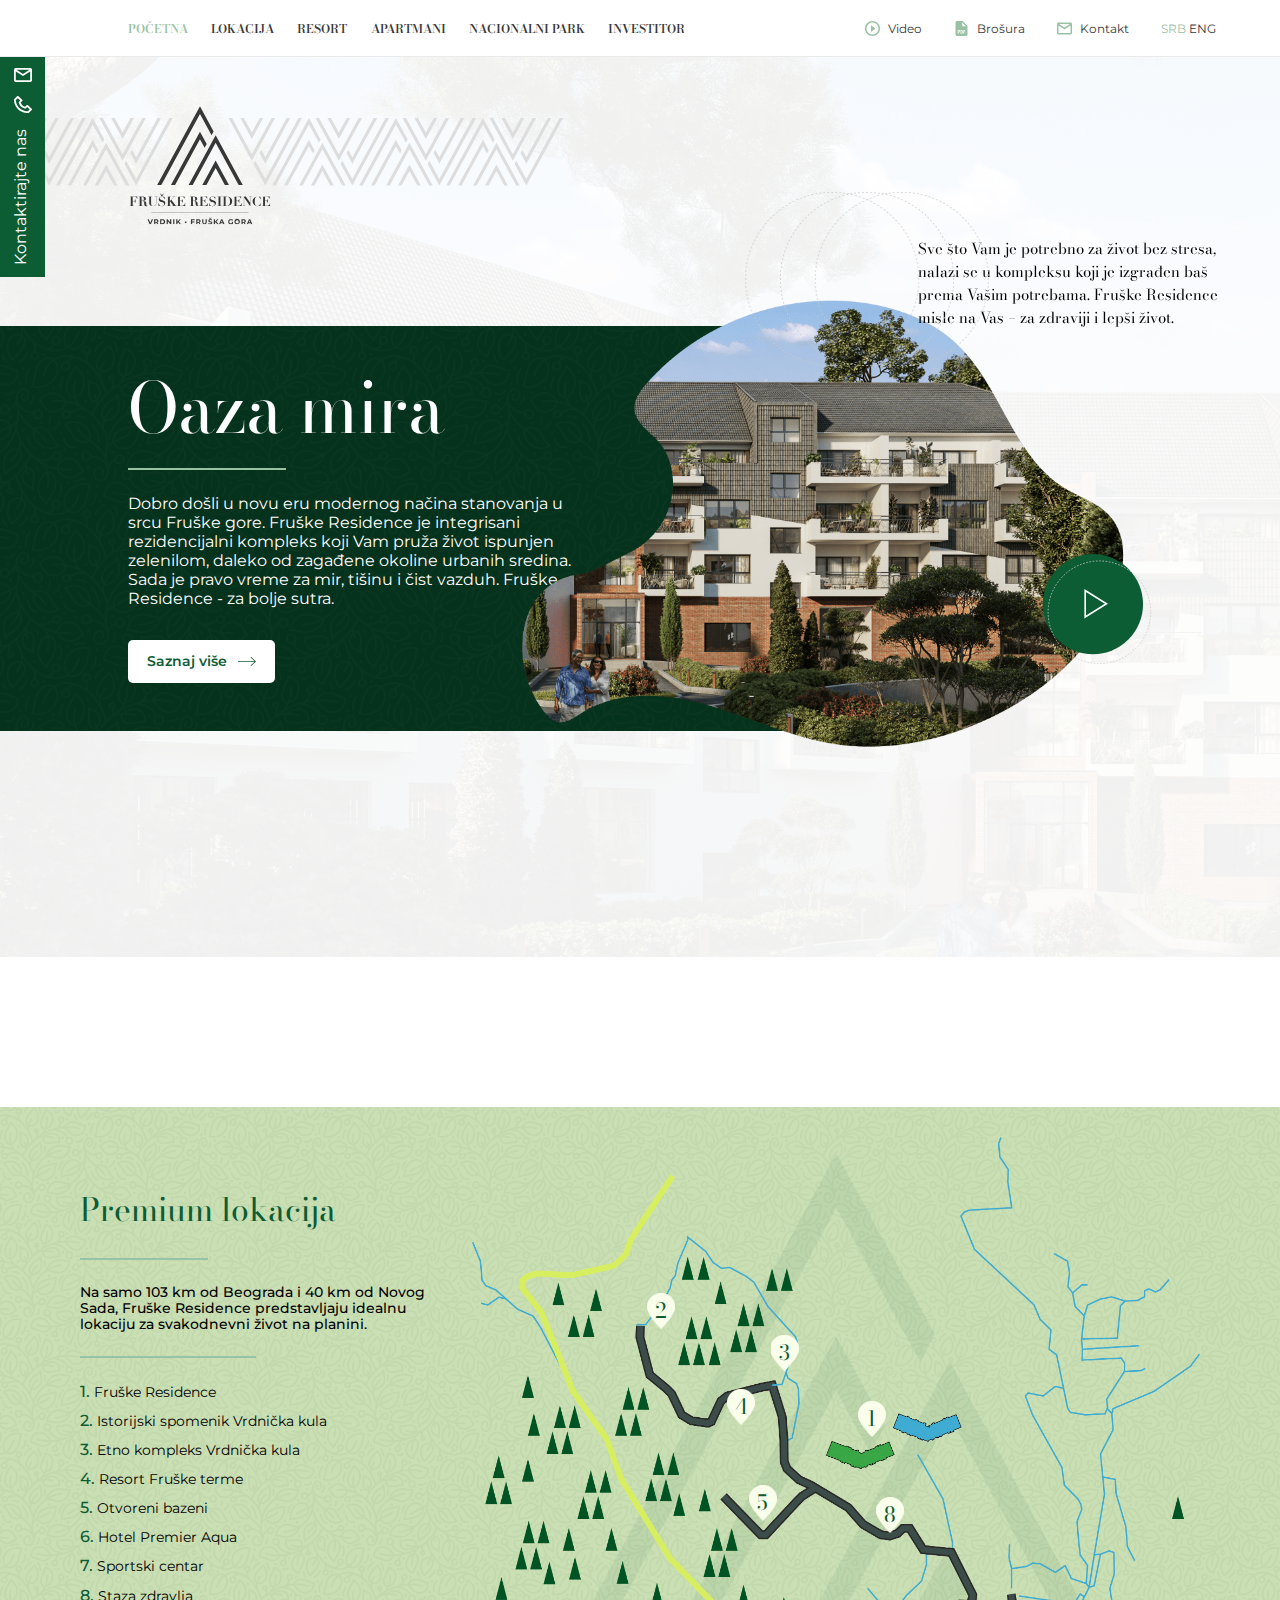
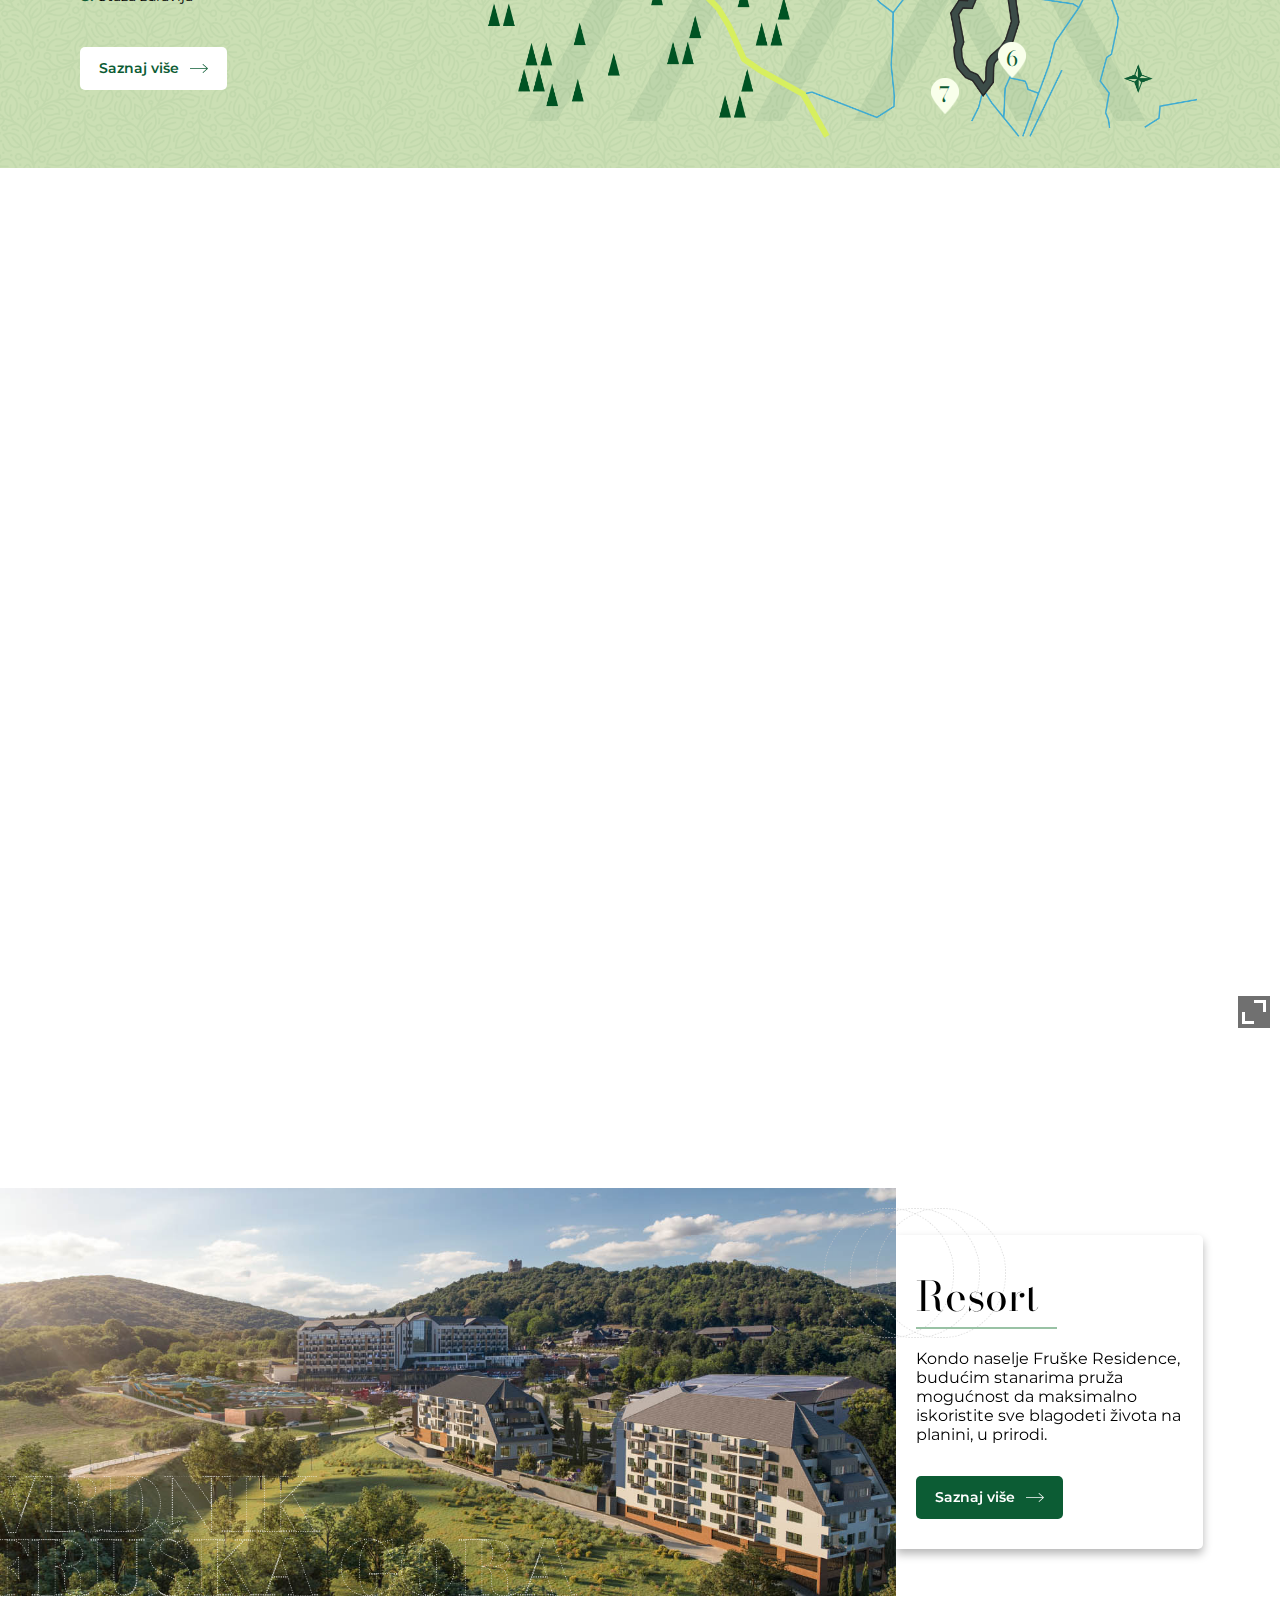
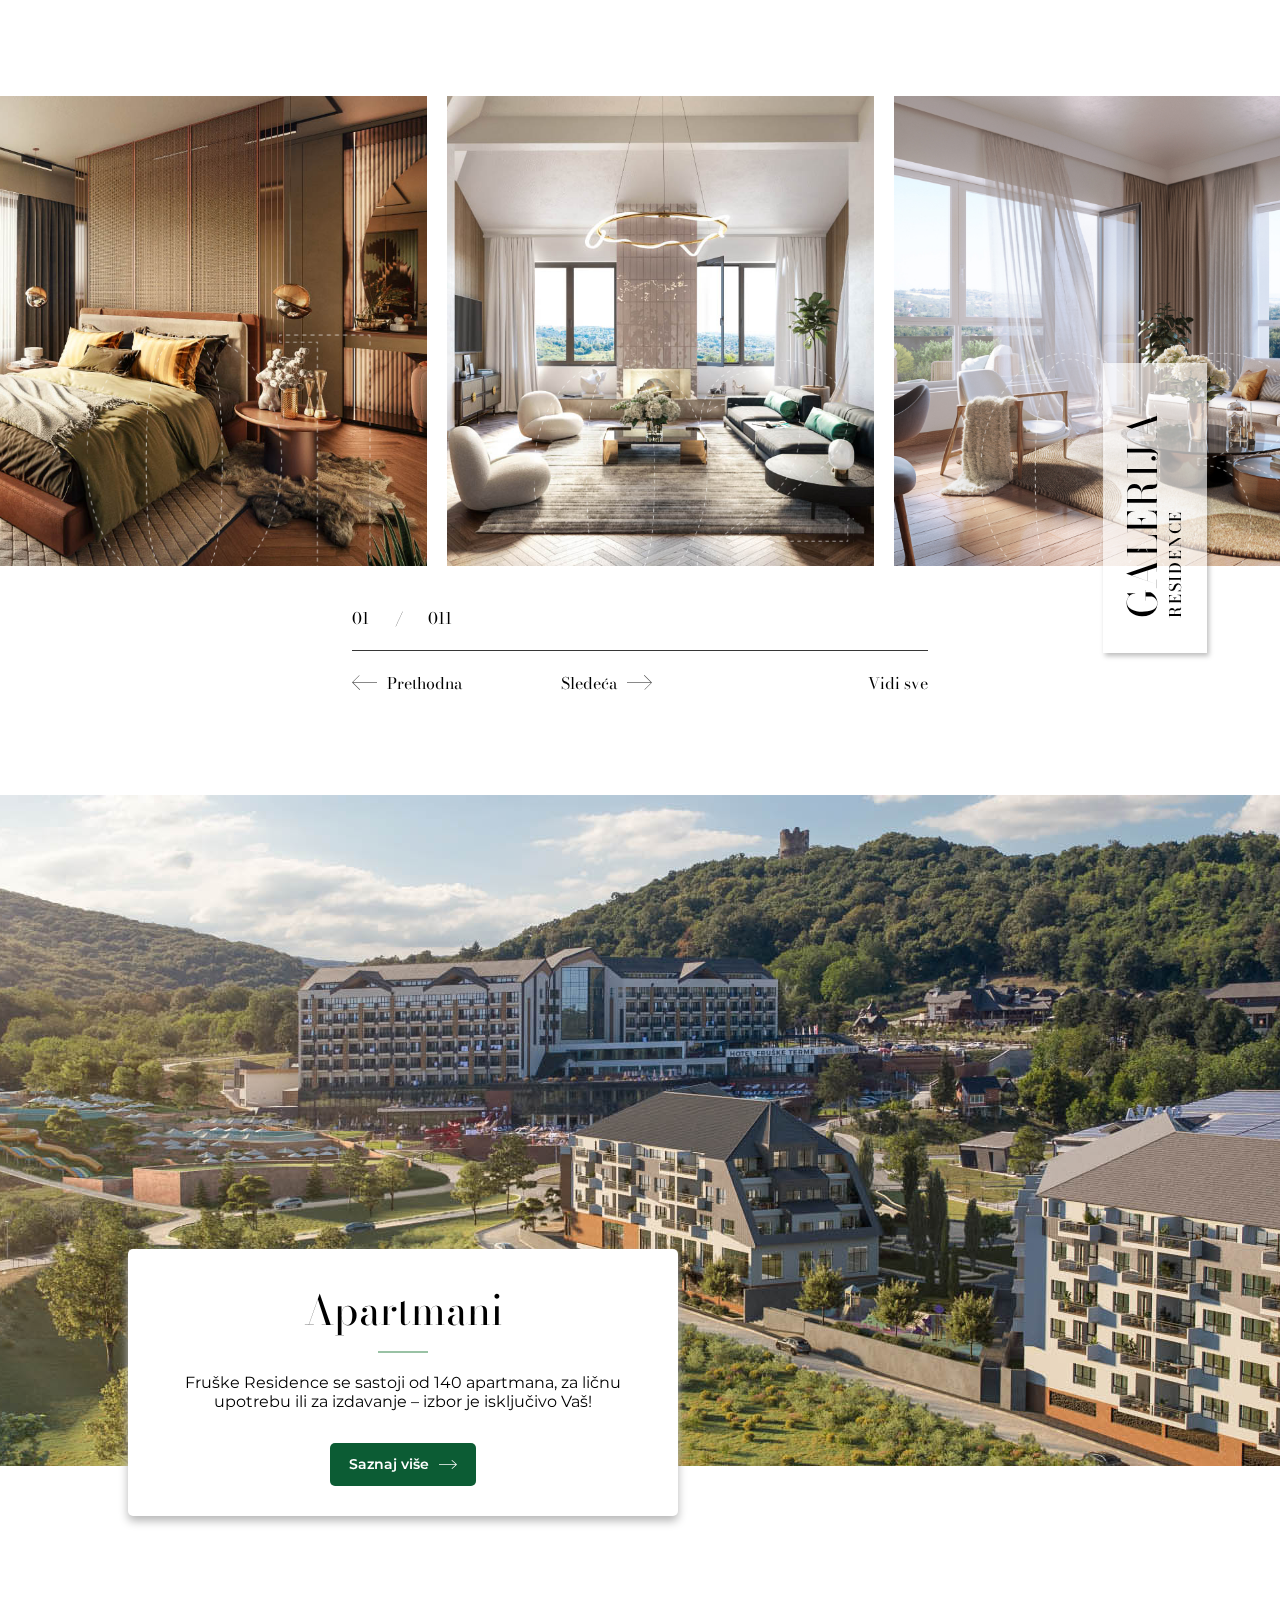
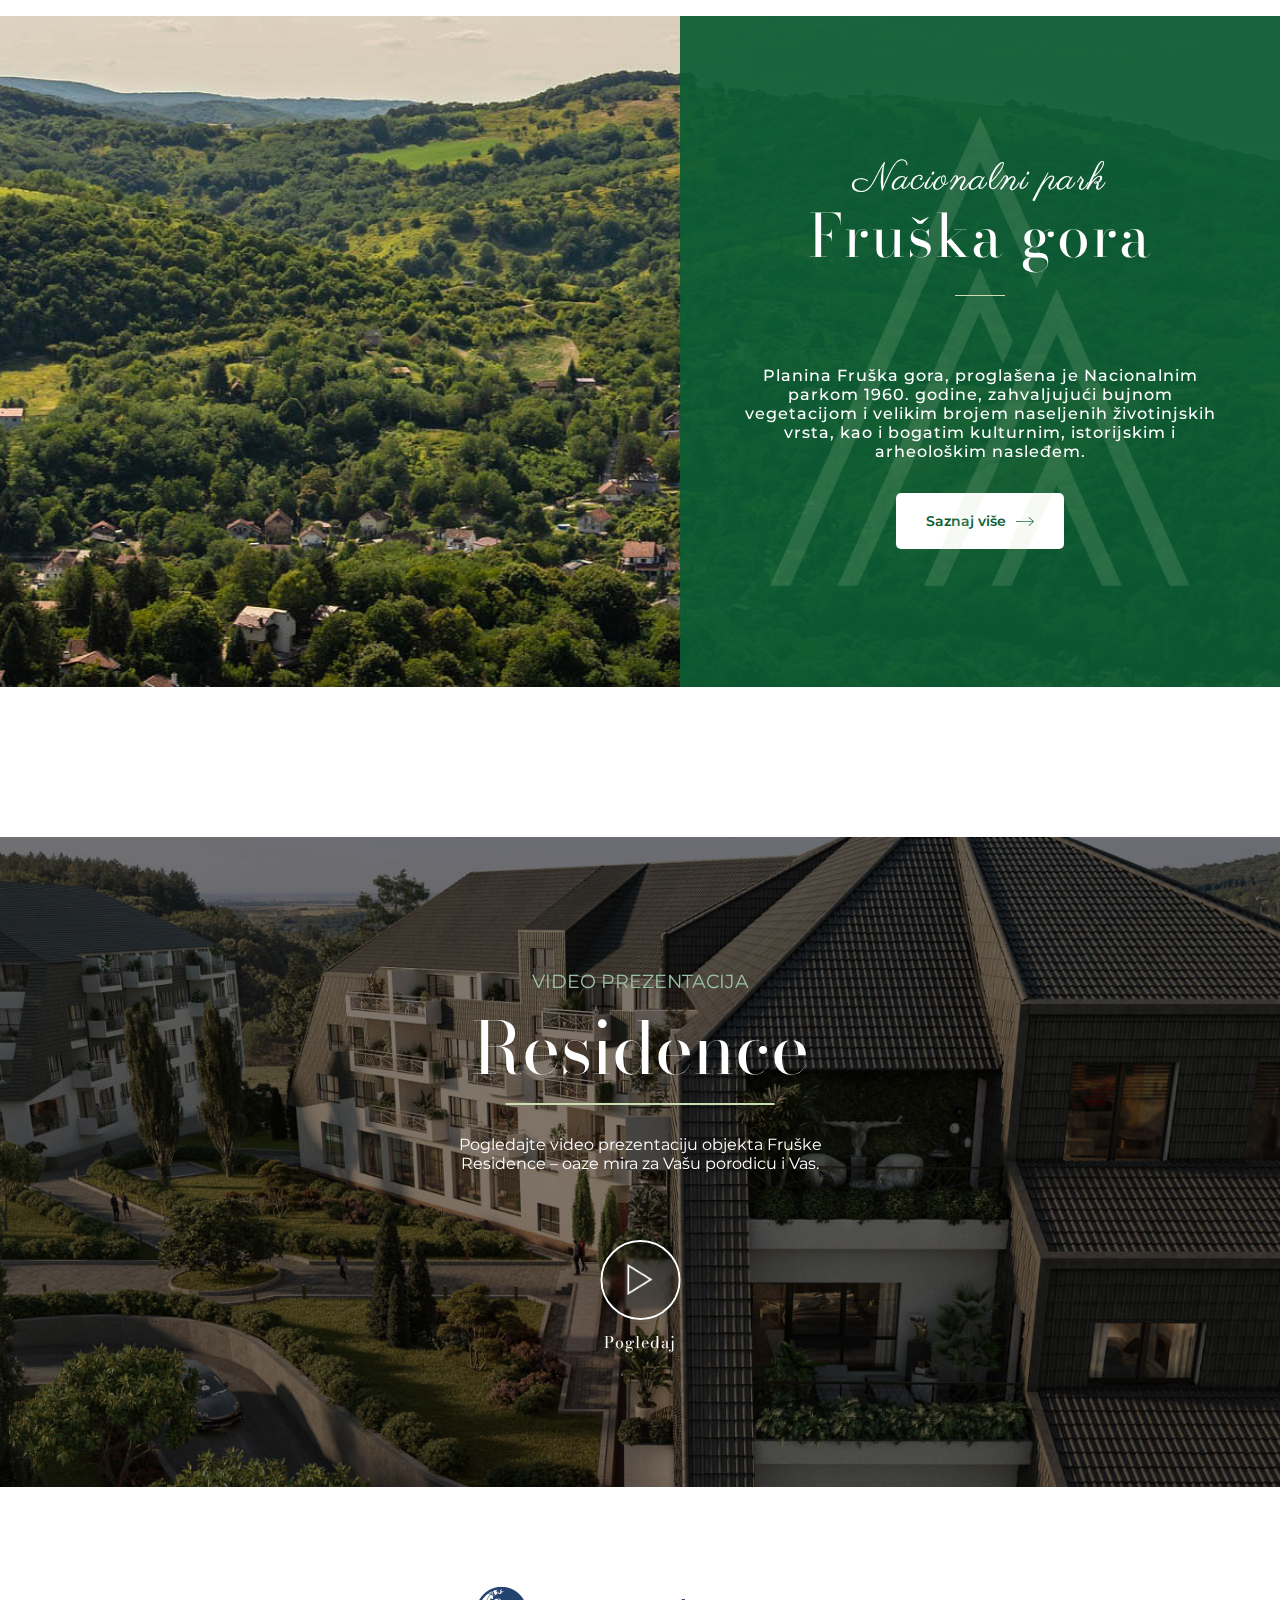
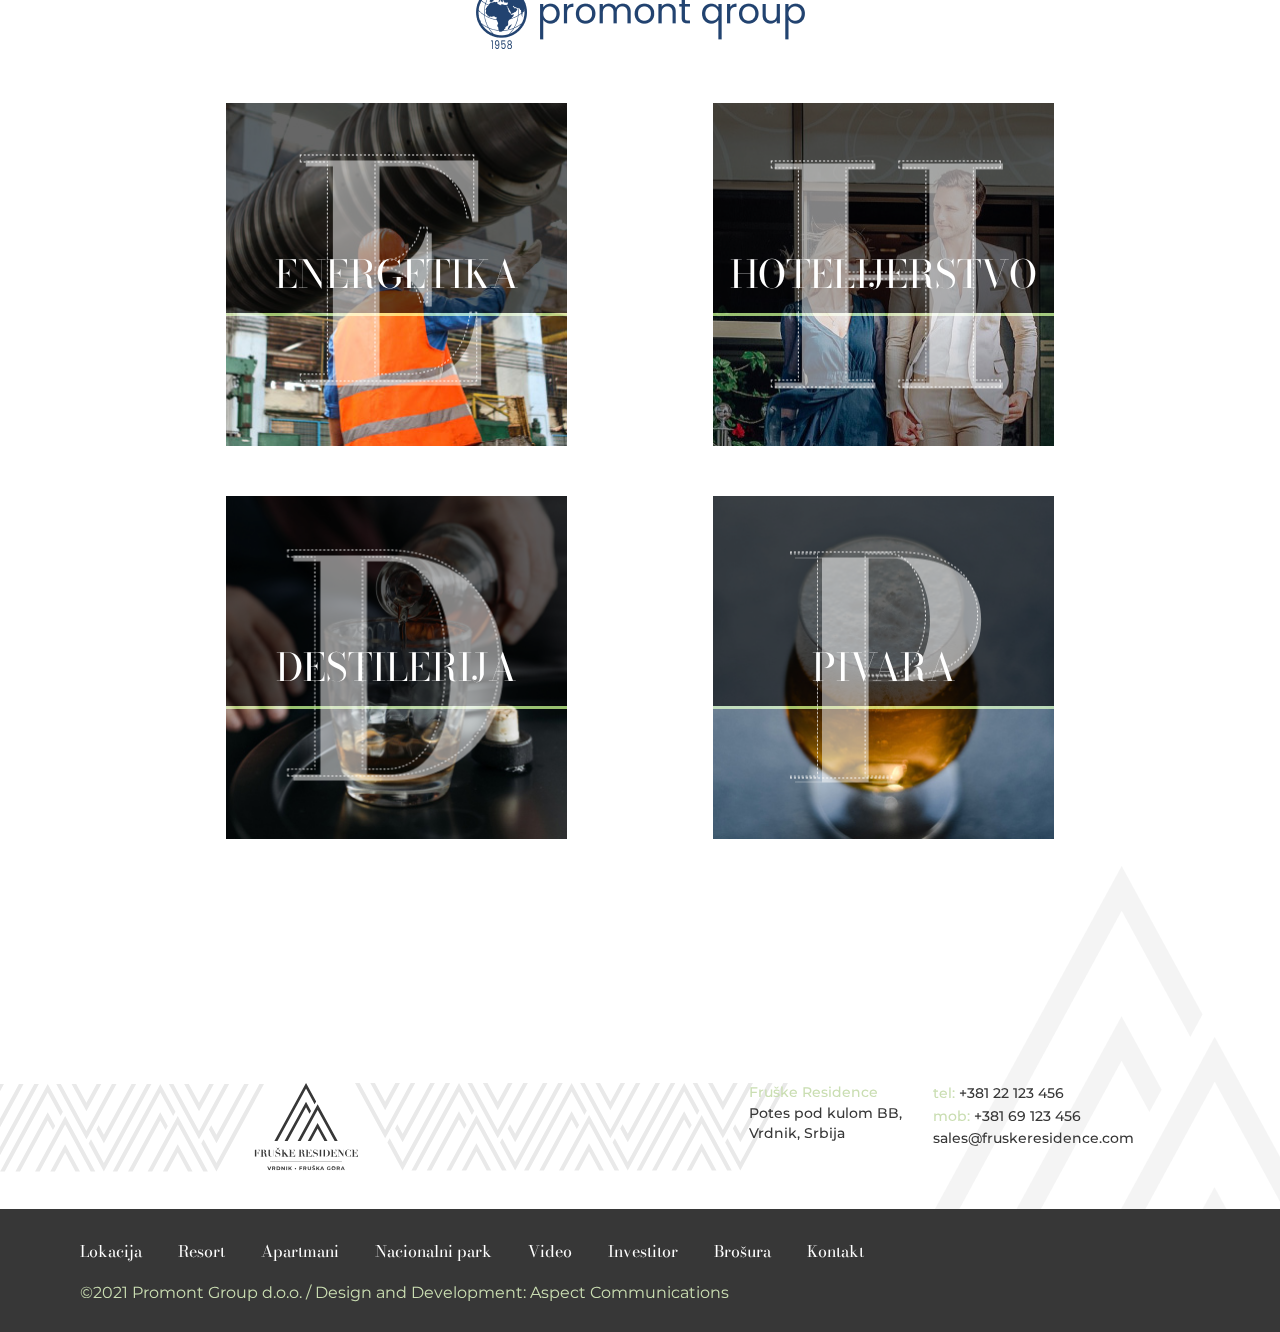
<file: index.html>
<!DOCTYPE html>
<html lang="en">
	<head>
		<meta charset="UTF-8" />
		<meta http-equiv="X-UA-Compatible" content="IE=edge" />
		<meta name="viewport" content="width=device-width, initial-scale=1.0" />
		<link rel="stylesheet" href="https://cdnjs.cloudflare.com/ajax/libs/font-awesome/5.15.3/css/all.min.css" integrity="sha512-iBBXm8fW90+nuLcSKlbmrPcLa0OT92xO1BIsZ+ywDWZCvqsWgccV3gFoRBv0z+8dLJgyAHIhR35VZc2oM/gI1w==" crossorigin="anonymous" referrerpolicy="no-referrer" />
		<link rel="stylesheet" href="css/SmoothScroll.css">
		<link rel="stylesheet" href="css/style.css" />
		<title>Fruske</title>
	</head>
	<body >
		<div class="loader">
			<div class="loader_cont">23</div>
		</div>
		<div id="default">
			<div class="hold" id="defualt-hold"></div>
		</div>
		<main>
			
				<nav>
					<div class="drop_wrapper">
						<div class="mob_logo">
							<img src="assets/mob_logo.svg" alt="">
						</div>
						<div class="drop_down">
							<a class="link active_nav" href="#">početna</a>
							<!-- <a class="link" href="projekat.html">o projektu</a> -->
							<a class="link" href="lokacija.html">lokacija</a>
							<a class="link" href="resort.html">resort</a>
							<a class="link" href="apartmani.html">apartmani</a>
							<a class="link" href="nacionalniPark.html">nacionalni park</a>
							<a class="link" href="investitor.html">investitor</a>
						</div>
						<div class="sideNav">
							<div class="icons">
								<div class="nav-item">
									<div class="nav_img">
										<svg
											viewBox="0 0 20 20"
											fill="none"
											xmlns="http://www.w3.org/2000/svg"
										>
											<path
												fill-rule="evenodd"
												clip-rule="evenodd"
												d="M10 0C4.48 0 0 4.48 0 10C0 15.52 4.48 20 10 20C15.52 20 20 15.52 20 10C20 4.48 15.52 0 10 0ZM8 14.5L14 10L8 5.5V14.5ZM2 10C2 14.41 5.59 18 10 18C14.41 18 18 14.41 18 10C18 5.59 14.41 2 10 2C5.59 2 2 5.59 2 10Z"
												fill="#99C2A5"
											/>
										</svg>
									</div>
									<a class="slide-link" href="">Video</a>
								</div>
								<div class="nav-item">
									<div class="nav_img">
										<svg
											viewBox="0 0 16 20"
											fill="none"
											xmlns="http://www.w3.org/2000/svg"
										>
											<path
												d="M3.9393 14.4004H4.58466C4.76358 14.4004 4.90202 14.3375 5 14.2115C5.09798 14.0856 5.14697 13.9025 5.14697 13.6621C5.14697 13.4125 5.09691 13.2145 4.99681 13.068C4.8967 12.9192 4.76251 12.8436 4.59425 12.8413H3.9393V14.4004Z"
												fill="#99C2A5"
											/>
											<path
												d="M7.66454 12.8413V16.1621H7.94569C8.25879 16.1621 8.47923 16.0739 8.60703 15.8977C8.73482 15.7191 8.80192 15.4123 8.80831 14.9773V14.1085C8.80831 13.6415 8.7476 13.3164 8.6262 13.1332C8.50479 12.9478 8.29819 12.8505 8.00639 12.8413H7.66454Z"
												fill="#99C2A5"
											/>
											<path
												fill-rule="evenodd"
												clip-rule="evenodd"
												d="M15.937 6.68L15.9276 6.65196C15.9204 6.62974 15.9132 6.60787 15.904 6.586C15.855 6.48 15.794 6.379 15.708 6.293L9.708 0.293C9.622 0.207 9.521 0.146 9.415 0.0969999C9.39435 0.0873619 9.37273 0.0805616 9.35083 0.0736743C9.34093 0.0705592 9.33096 0.067425 9.321 0.0639999C9.237 0.0359999 9.151 0.018 9.062 0.013C9.05187 0.0120792 9.04238 0.00925 9.03303 0.00646556C9.02208 0.00320239 9.01133 0 9 0H2C0.897 0 0 0.897 0 2V18C0 19.103 0.897 20 2 20H14C15.103 20 16 19.103 16 18V7C16 6.98867 15.9968 6.97792 15.9935 6.96697C15.9907 6.95762 15.9879 6.94813 15.987 6.938C15.982 6.85 15.965 6.764 15.937 6.68ZM9 2V7H14L9 2ZM3.9393 15.2418V17H3V12H4.58466C5.04473 12 5.41108 12.1534 5.68371 12.4602C5.95847 12.7669 6.09585 13.1653 6.09585 13.6552C6.09585 14.1451 5.9606 14.5321 5.6901 14.8159C5.4196 15.0998 5.04473 15.2418 4.5655 15.2418H3.9393ZM6.72524 17V12H7.95527C8.4984 12 8.93078 12.1854 9.2524 12.5563C9.57615 12.9272 9.74121 13.4354 9.7476 14.081V14.8915C9.7476 15.5485 9.58573 16.0648 9.26198 16.4402C8.94036 16.8134 8.49627 17 7.92971 17H6.72524ZM11.3642 14.9602H12.8243V14.1223H11.3642V12.8413H13V12H10.4249V17H11.3642V14.9602Z"
												fill="#99C2A5"
											/>
										</svg>
									</div>
									<a class="slide-link" href="">Brošura</a>
								</div>
								<div class="nav-item">
									<div class="nav_img">
										<svg
											viewBox="0 0 20 16"
											fill="none"
											xmlns="http://www.w3.org/2000/svg"
										>
											<path
												fill-rule="evenodd"
												clip-rule="evenodd"
												d="M0 2C0 0.895431 0.895431 0 2 0H18C19.1046 0 20 0.895431 20 2V14C20 15.1046 19.1046 16 18 16H2C0.895431 16 0 15.1046 0 14V2ZM18 3.8685V14H2V3.86851L10 9.20184L18 3.8685ZM17.1972 2H2.80279L10 6.79814L17.1972 2Z"
												fill="#99C2A5"
											/>
										</svg>
									</div>
									<a class="slide-link" href="">Kontakt</a>
								</div>
							</div>
							<div class="langs">
								<a class="lang active_nav" href="#">SRB</a>
								<a class="lang" href="#">ENG</a>
							</div>
						</div>
					</div>
					<div class="burger active">
						<span></span>
						<span></span>
						<span></span>
					</div>
				</nav>
				<header class="main-hero">
					<div class="logo">
						
						 <svg
						 class="main_logo"
						 width="828"
						 height="153"
						 viewBox="0 0 828 153"
							fill="none"
							xmlns="http://www.w3.org/2000/svg"
						>
							<g style="mix-blend-mode: multiply">
								<path
									d="M111.931 61.1238L114.219 56.9356L106.706 43.1685L74.4553 102.385H79.0322L106.706 51.5318L111.931 61.1238Z"
									fill="#dddddd"
								/>
								<path
									d="M119.603 47.0395L121.892 42.8381L106.732 15L59.1635 102.385H63.7404L106.732 23.3897L119.603 47.0395Z"
									fill="#dddddd"
								/>
								<path
									d="M109.352 102.385H113.915L124.154 83.5844L134.406 102.385H138.97L124.141 75.2079L109.352 102.385Z"
									fill="#dddddd"
								/>
								<path
									d="M124.18 47.0528V47.066L124.167 47.0396L121.892 51.2278L121.905 51.241L94.0597 102.385H98.6235L124.18 55.4425L149.724 102.385H154.288H154.301L124.18 47.0528Z"
									fill="#dddddd"
								/>
								<path
									d="M-0.650616 61.1238L1.63788 56.9356L-5.87578 43.1685L-38.1263 102.385H-33.5494L-5.87578 51.5318L-0.650616 61.1238Z"
									fill="#dddddd"
								/>
								<path
									d="M7.02183 47.0395L9.31032 42.8381L-5.8493 15L-53.4182 102.385H-48.8412L-5.8493 23.3897L7.02183 47.0395Z"
									fill="#dddddd"
								/>
								<path
									d="M-3.23016 102.385H1.33359L11.5723 83.5844L21.8242 102.385H26.388L11.5591 75.2079L-3.23016 102.385Z"
									fill="#dddddd"
								/>
								<path
									d="M11.5988 47.0528V47.066L11.5856 47.0396L9.31033 51.2278L9.32356 51.241L-18.522 102.385H-13.9582L11.5988 55.4425L37.1426 102.385H41.7064H41.7196L11.5988 47.0528Z"
									fill="#dddddd"
								/>
								<path
									d="M224.513 61.1238L226.801 56.9356L219.288 43.1685L187.037 102.385H191.614L219.288 51.5318L224.513 61.1238Z"
									fill="#dddddd"
								/>
								<path
									d="M232.185 47.0395L234.474 42.8381L219.314 15L171.745 102.385H176.322L219.314 23.3897L232.185 47.0395Z"
									fill="#dddddd"
								/>
								<path
									d="M221.933 102.385H226.497L236.736 83.5844L246.988 102.385H251.551L236.722 75.2079L221.933 102.385Z"
									fill="#dddddd"
								/>
								<path
									d="M236.762 47.0528V47.066L236.749 47.0396L234.474 51.2278L234.487 51.241L206.641 102.385H211.205L236.762 55.4425L262.306 102.385H266.87H266.883L236.762 47.0528Z"
									fill="#dddddd"
								/>
								<path
									d="M157.651 56.2618L155.362 60.4501L162.876 74.2172L195.126 15.0002L190.549 15.0002L162.876 65.8538L157.651 56.2618Z"
									fill="#dddddd"
								/>
								<path
									d="M149.978 70.3459L147.69 74.5474L162.849 102.385L210.418 15.0001L205.841 15.0001L162.849 93.9958L149.978 70.3459Z"
									fill="#dddddd"
								/>
								<path
									d="M160.23 15.0002L155.666 15.0002L145.428 33.8011L135.176 15.0002L130.612 15.0002L145.441 42.1776L160.23 15.0002Z"
									fill="#dddddd"
								/>
								<path
									d="M145.401 70.3327L145.401 70.3195L145.414 70.3459L147.69 66.1577L147.676 66.1445L175.522 15.0001L170.958 15.0001L145.401 61.943L119.857 15.0001L115.294 15.0001L115.28 15.0001L145.401 70.3327Z"
									fill="#dddddd"
								/>
								<path
									d="M45.069 56.2618L42.7805 60.4501L50.2942 74.2172L82.5447 15.0002L77.9678 15.0002L50.2942 65.8538L45.069 56.2618Z"
									fill="#dddddd"
								/>
								<path
									d="M37.3965 70.3459L35.108 74.5474L50.2676 102.385L97.8366 15.0001L93.2596 15.0001L50.2676 93.9958L37.3965 70.3459Z"
									fill="#dddddd"
								/>
								<path
									d="M47.6485 15.0002L43.0847 15.0002L32.8461 33.8011L22.5941 15.0002L18.0304 15.0002L32.8593 42.1776L47.6485 15.0002Z"
									fill="#dddddd"
								/>
								<path
									d="M32.8195 70.3327L32.8195 70.3195L32.8327 70.3459L35.108 66.1577L35.0948 66.1445L62.9403 15.0001L58.3766 15.0001L32.8195 61.943L7.2757 15.0001L2.71193 15.0001L2.69871 15.0001L32.8195 70.3327Z"
									fill="#dddddd"
								/>
								<path
									d="M270.232 56.2618L267.944 60.4501L275.458 74.2172L307.708 15.0002L303.131 15.0002L275.458 65.8538L270.232 56.2618Z"
									fill="#dddddd"
								/>
								<path
									d="M262.56 70.3459L260.271 74.5474L275.431 102.385L323 15.0001L318.423 15.0001L275.431 93.9958L262.56 70.3459Z"
									fill="#dddddd"
								/>
								<path
									d="M272.812 15.0002L268.248 15.0002L258.01 33.8011L247.758 15.0002L243.194 15.0002L258.023 42.1776L272.812 15.0002Z"
									fill="#dddddd"
								/>
								<path
									d="M257.983 70.3327L257.983 70.3195L257.996 70.3459L260.271 66.1577L260.258 66.1445L288.104 15.0001L283.54 15.0001L257.983 61.943L232.439 15.0001L227.875 15.0001L227.862 15.0001L257.983 70.3327Z"
									fill="#dddddd"
								/>
							</g>
							<g style="mix-blend-mode: multiply">
								<path
									d="M616.814 61.1238L619.103 56.9356L611.589 43.1685L579.338 102.385H583.915L611.589 51.5318L616.814 61.1238Z"
									fill="#dddddd"
								/>
								<path
									d="M624.486 47.0395L626.775 42.8381L611.615 15L564.046 102.385H568.623L611.615 23.3897L624.486 47.0395Z"
									fill="#dddddd"
								/>
								<path
									d="M614.235 102.385H618.798L629.037 83.5844L639.289 102.385H643.853L629.024 75.2079L614.235 102.385Z"
									fill="#dddddd"
								/>
								<path
									d="M629.063 47.0528V47.066L629.05 47.0396L626.775 51.2278L626.788 51.241L598.943 102.385H603.506L629.063 55.4425L654.607 102.385H659.171H659.184L629.063 47.0528Z"
									fill="#dddddd"
								/>
								<path
									d="M504.232 61.1238L506.521 56.9356L499.007 43.1685L466.757 102.385H471.334L499.007 51.5318L504.232 61.1238Z"
									fill="#dddddd"
								/>
								<path
									d="M511.905 47.0395L514.193 42.8381L499.034 15L451.465 102.385H456.042L499.034 23.3897L511.905 47.0395Z"
									fill="#dddddd"
								/>
								<path
									d="M501.653 102.385H506.217L516.455 83.5844L526.707 102.385H531.271L516.442 75.2079L501.653 102.385Z"
									fill="#dddddd"
								/>
								<path
									d="M516.482 47.0528V47.066L516.469 47.0396L514.193 51.2278L514.206 51.241L486.361 102.385H490.925L516.482 55.4425L542.026 102.385H546.589H546.603L516.482 47.0528Z"
									fill="#dddddd"
								/>
								<path
									d="M729.396 61.1238L731.684 56.9356L724.171 43.1685L691.92 102.385H696.497L724.171 51.5318L729.396 61.1238Z"
									fill="#dddddd"
								/>
								<path
									d="M737.068 47.0395L739.357 42.8381L724.197 15L676.628 102.385H681.205L724.197 23.3897L737.068 47.0395Z"
									fill="#dddddd"
								/>
								<path
									d="M726.816 102.385H731.38L741.619 83.5844L751.871 102.385H756.434L741.605 75.2079L726.816 102.385Z"
									fill="#dddddd"
								/>
								<path
									d="M741.645 47.0528V47.066L741.632 47.0396L739.357 51.2278L739.37 51.241L711.524 102.385H716.088L741.645 55.4425L767.189 102.385H771.753H771.766L741.645 47.0528Z"
									fill="#dddddd"
								/>
								<path
									d="M437.37 56.2618L435.082 60.4501L442.595 74.2172L474.846 15.0002L470.269 15.0002L442.595 65.8538L437.37 56.2618Z"
									fill="#dddddd"
								/>
								<path
									d="M429.698 70.3459L427.409 74.5474L442.569 102.385L490.138 15.0001L485.561 15.0001L442.569 93.9958L429.698 70.3459Z"
									fill="#dddddd"
								/>
								<path
									d="M439.95 15.0002L435.386 15.0002L425.147 33.8011L414.895 15.0002L410.332 15.0002L425.161 42.1776L439.95 15.0002Z"
									fill="#dddddd"
								/>
								<path
									d="M425.121 70.3327L425.121 70.3195L425.134 70.3459L427.409 66.1577L427.396 66.1445L455.242 15.0001L450.678 15.0001L425.121 61.943L399.577 15.0001L395.013 15.0001L395 15.0001L425.121 70.3327Z"
									fill="#dddddd"
								/>
								<path
									d="M662.534 56.2618L660.245 60.4501L667.759 74.2172L700.009 15.0002L695.432 15.0002L667.759 65.8538L662.534 56.2618Z"
									fill="#dddddd"
								/>
								<path
									d="M654.861 70.3459L652.573 74.5474L667.732 102.385L715.301 15.0001L710.724 15.0001L667.732 93.9958L654.861 70.3459Z"
									fill="#dddddd"
								/>
								<path
									d="M665.113 15.0002L660.549 15.0002L650.311 33.8011L640.059 15.0002L635.495 15.0002L650.324 42.1776L665.113 15.0002Z"
									fill="#dddddd"
								/>
								<path
									d="M650.284 70.3327L650.284 70.3195L650.297 70.3459L652.573 66.1577L652.559 66.1445L680.405 15.0001L675.841 15.0001L650.284 61.943L624.74 15.0001L620.177 15.0001L620.163 15.0001L650.284 70.3327Z"
									fill="#dddddd"
								/>
								<path
									d="M549.952 56.2618L547.663 60.4501L555.177 74.2172L587.428 15.0002L582.851 15.0002L555.177 65.8538L549.952 56.2618Z"
									fill="#dddddd"
								/>
								<path
									d="M542.28 70.3459L539.991 74.5474L555.151 102.385L602.72 15.0001L598.143 15.0001L555.151 93.9958L542.28 70.3459Z"
									fill="#dddddd"
								/>
								<path
									d="M552.531 15.0002L547.968 15.0002L537.729 33.8011L527.477 15.0002L522.913 15.0002L537.742 42.1776L552.531 15.0002Z"
									fill="#dddddd"
								/>
								<path
									d="M537.703 70.3327L537.703 70.3195L537.716 70.3459L539.991 66.1577L539.978 66.1445L567.823 15.0001L563.26 15.0001L537.703 61.943L512.159 15.0001L507.595 15.0001L507.582 15.0001L537.703 70.3327Z"
									fill="#dddddd"
								/>
								<path
									d="M775.115 56.2618L772.827 60.4501L780.341 74.2172L812.591 15.0002L808.014 15.0002L780.341 65.8538L775.115 56.2618Z"
									fill="#dddddd"
								/>
								<path
									d="M767.443 70.3459L765.154 74.5474L780.314 102.385L827.883 15.0001L823.306 15.0001L780.314 93.9958L767.443 70.3459Z"
									fill="#dddddd"
								/>
								<path
									d="M777.695 15.0002L773.131 15.0002L762.892 33.8011L752.641 15.0002L748.077 15.0002L762.906 42.1776L777.695 15.0002Z"
									fill="#dddddd"
								/>
								<path
									d="M762.866 70.3327L762.866 70.3195L762.879 70.3459L765.154 66.1577L765.141 66.1445L792.987 15.0001L788.423 15.0001L762.866 61.943L737.322 15.0001L732.758 15.0001L732.745 15.0001L762.866 70.3327Z"
									fill="#dddddd"
								/>
							</g>
							<g clip-path="url(#clip0_149_2286)">
								<path
									d="M420.847 137.318H295.291V137.748H420.847V137.318Z"
									fill="#373737"
								/>
								<path
									d="M267 117.009V116.763H277.005V119.669H276.79C276.652 119.283 276.477 118.913 276.266 118.562C276.094 118.254 275.876 117.975 275.62 117.732C275.367 117.494 275.069 117.311 274.742 117.194C274.367 117.063 273.97 117 273.573 117.009H271.017V122.451H271.987C272.35 122.464 272.712 122.401 273.049 122.267C273.327 122.164 273.575 121.995 273.773 121.775C273.971 121.534 274.132 121.265 274.25 120.976C274.377 120.635 274.48 120.285 274.558 119.93H274.773V125.126H274.558C274.465 124.804 274.373 124.481 274.265 124.189C274.169 123.895 274.023 123.619 273.834 123.374C273.662 123.142 273.434 122.957 273.172 122.836C272.866 122.686 272.528 122.612 272.187 122.621H271.048V128.509H272.587V128.755H267V128.509H268.539V116.948L267 117.009Z"
									fill="#373737"
								/>
								<path
									d="M278.56 117.009V116.763H282.531H283.932C284.402 116.766 284.871 116.812 285.332 116.902C285.8 116.986 286.252 117.141 286.672 117.363C287.072 117.581 287.419 117.886 287.687 118.254C287.964 118.668 288.104 119.157 288.088 119.653C288.098 120.064 287.991 120.469 287.78 120.822C287.583 121.141 287.315 121.41 286.995 121.606C286.66 121.812 286.297 121.967 285.917 122.067C285.535 122.175 285.143 122.247 284.747 122.282V122.282C285.302 122.39 285.794 122.482 286.287 122.59C286.684 122.681 287.063 122.837 287.41 123.051C287.738 123.255 287.999 123.548 288.165 123.897C288.376 124.351 288.496 124.842 288.519 125.342C288.519 126.049 288.611 126.633 288.657 127.048C288.674 127.385 288.72 127.719 288.796 128.047C288.828 128.228 288.914 128.394 289.042 128.524C289.186 128.61 289.352 128.652 289.519 128.647C289.62 128.652 289.721 128.636 289.816 128.602C289.911 128.568 289.999 128.515 290.073 128.447C290.206 128.372 290.334 128.289 290.458 128.201L290.627 128.34C290.527 128.455 290.419 128.563 290.304 128.662C290.19 128.757 290.066 128.839 289.935 128.908C289.768 128.982 289.592 129.034 289.411 129.062C289.161 129.089 288.908 129.089 288.657 129.062C288.127 129.104 287.596 129.003 287.118 128.77C286.794 128.599 286.523 128.344 286.333 128.032C286.169 127.738 286.064 127.414 286.025 127.079C286.025 126.725 286.025 126.402 285.948 126.095C285.871 125.788 285.948 125.188 285.856 124.757C285.825 124.361 285.732 123.972 285.579 123.604C285.438 123.277 285.209 122.995 284.917 122.79C284.546 122.567 284.117 122.46 283.685 122.482H282.562V128.632H284.101V128.878H278.529V128.632H280.068V117.071L278.56 117.009ZM283.27 122.236C283.679 122.25 284.087 122.182 284.47 122.036C284.739 121.919 284.969 121.727 285.132 121.483C285.288 121.248 285.383 120.979 285.409 120.699C285.433 120.397 285.433 120.094 285.409 119.792C285.414 119.365 285.383 118.938 285.317 118.516C285.259 118.205 285.145 117.908 284.978 117.639C284.812 117.409 284.582 117.233 284.316 117.132C283.983 117.005 283.627 116.947 283.27 116.963H282.885H282.516V122.19L283.27 122.236Z"
									fill="#373737"
								/>
								<path
									d="M296.323 116.763V117.009H294.783V124.604C294.783 125.126 294.783 125.649 294.86 126.141C294.899 126.609 295.019 127.067 295.214 127.494C295.399 127.881 295.687 128.211 296.045 128.447C296.509 128.725 297.046 128.854 297.585 128.816C298.106 128.827 298.626 128.754 299.124 128.601C299.496 128.486 299.842 128.298 300.14 128.047C300.405 127.835 300.62 127.567 300.771 127.263C300.919 126.993 301.028 126.703 301.094 126.402C301.156 126.134 301.197 125.862 301.217 125.588C301.217 125.342 301.217 125.126 301.217 124.957V117.009H299.678V116.763H303.064V117.009H301.525V124.942C301.525 125.126 301.525 125.342 301.525 125.618C301.52 125.914 301.479 126.209 301.402 126.495C301.315 126.81 301.191 127.115 301.033 127.402C300.865 127.725 300.629 128.009 300.34 128.232C299.993 128.493 299.602 128.691 299.186 128.816C298.632 128.983 298.055 129.061 297.477 129.047C296.585 129.077 295.694 128.952 294.845 128.678C294.261 128.499 293.732 128.176 293.306 127.74C292.957 127.366 292.717 126.903 292.613 126.402C292.492 125.899 292.435 125.383 292.444 124.865V116.963H290.904V116.717L296.323 116.763Z"
									fill="#373737"
								/>
								<path
									d="M304.696 125.126C304.696 125.265 304.696 125.449 304.804 125.664C304.87 125.905 304.952 126.142 305.05 126.372C305.164 126.645 305.303 126.908 305.466 127.156C305.629 127.429 305.832 127.678 306.066 127.894C306.289 128.122 306.543 128.319 306.82 128.478C307.039 128.606 307.271 128.71 307.513 128.785C307.718 128.845 307.93 128.876 308.144 128.878H308.683C309.212 128.909 309.741 128.809 310.222 128.585C310.573 128.433 310.884 128.202 311.13 127.909C311.337 127.654 311.494 127.361 311.592 127.048C311.677 126.795 311.724 126.531 311.73 126.264C311.746 125.898 311.644 125.537 311.438 125.234C311.224 124.958 310.957 124.728 310.653 124.558C310.293 124.371 309.917 124.216 309.529 124.096L308.236 123.727C307.805 123.589 307.374 123.435 306.959 123.266C306.55 123.102 306.171 122.874 305.835 122.59C305.503 122.306 305.236 121.955 305.05 121.56C304.834 121.077 304.734 120.55 304.758 120.022C304.753 119.573 304.859 119.13 305.065 118.731C305.269 118.308 305.557 117.931 305.912 117.624C306.291 117.286 306.73 117.02 307.205 116.84C307.725 116.638 308.279 116.539 308.837 116.548C309.167 116.544 309.497 116.575 309.822 116.64L310.561 116.855L311.13 117.071C311.272 117.132 311.423 117.168 311.577 117.178C311.676 117.213 311.785 117.213 311.884 117.178C311.957 117.091 312.015 116.993 312.054 116.886H312.331V120.099H312.007C311.869 119.715 311.73 119.315 311.577 118.946C311.434 118.571 311.237 118.218 310.992 117.901C310.754 117.587 310.449 117.329 310.099 117.147C309.674 116.936 309.203 116.836 308.729 116.855C308.321 116.848 307.915 116.91 307.528 117.04C307.214 117.15 306.921 117.317 306.666 117.532C306.435 117.715 306.246 117.946 306.112 118.208C305.991 118.446 305.928 118.71 305.927 118.977C305.918 119.332 306.032 119.68 306.251 119.961C306.477 120.232 306.754 120.456 307.067 120.622C307.433 120.823 307.82 120.983 308.221 121.098L309.56 121.529C310.022 121.667 310.468 121.836 310.899 122.005C311.314 122.175 311.703 122.403 312.054 122.682C312.394 122.945 312.676 123.275 312.885 123.65C313.101 124.095 313.207 124.586 313.193 125.08C313.193 125.611 313.078 126.136 312.854 126.618C312.629 127.114 312.304 127.559 311.9 127.924C311.444 128.31 310.922 128.612 310.36 128.816C309.754 129.038 309.113 129.147 308.467 129.139C308.115 129.142 307.764 129.106 307.421 129.031L306.451 128.831L305.666 128.616C305.496 128.562 305.32 128.526 305.142 128.509C305.025 128.501 304.907 128.528 304.804 128.585C304.713 128.674 304.649 128.786 304.619 128.908H304.342V125.126H304.696ZM308.236 115.994L306.405 112.674H306.605L308.852 114.811L311.115 112.674H311.315L309.468 115.994H308.236Z"
									fill="#373737"
								/>
								<path
									d="M320.627 116.763V117.009H319.088V122.421H319.211L324.398 117.009H322.69V116.763H326.076V117.009H324.722L320.95 120.96L326.8 128.647H327.846V128.893H322.197V128.647H323.736L319.227 122.728H319.103V128.647H320.643V128.893H315.086V128.647H316.625V117.086H315.086V116.84L320.627 116.763Z"
									fill="#373737"
								/>
								<path
									d="M338.267 116.763V119.669H338.051C337.972 119.416 337.874 119.17 337.759 118.931C337.615 118.611 337.423 118.316 337.189 118.055C336.92 117.758 336.603 117.508 336.251 117.317C335.816 117.102 335.335 116.996 334.85 117.009H332.156V122.236H333.11C333.468 122.247 333.825 122.185 334.157 122.052C334.437 121.946 334.686 121.772 334.881 121.544C335.082 121.311 335.243 121.046 335.358 120.76C335.483 120.419 335.586 120.07 335.666 119.715H335.881V124.973H335.666C335.573 124.65 335.481 124.327 335.373 124.02C335.279 123.729 335.133 123.458 334.942 123.22C334.766 122.988 334.54 122.799 334.28 122.667C333.97 122.53 333.634 122.461 333.295 122.467H332.156V128.616H334.927C335.412 128.629 335.894 128.54 336.343 128.355C336.758 128.186 337.135 127.935 337.451 127.617C337.78 127.297 338.051 126.923 338.252 126.51C338.466 126.079 338.631 125.625 338.744 125.157H338.96V128.862H328.185V128.616H329.724V117.055H328.185V116.809L338.267 116.763Z"
									fill="#373737"
								/>
								<path
									d="M345.04 117.009V116.763H348.949H350.365C350.83 116.766 351.294 116.812 351.751 116.902C352.223 116.988 352.679 117.143 353.105 117.363C353.5 117.583 353.842 117.887 354.106 118.254C354.389 118.664 354.529 119.156 354.506 119.653C354.523 120.065 354.416 120.472 354.198 120.822C354.002 121.141 353.733 121.41 353.413 121.606C353.078 121.812 352.715 121.967 352.336 122.067C351.958 122.174 351.572 122.247 351.181 122.282C351.72 122.39 352.228 122.482 352.72 122.59C353.117 122.684 353.496 122.84 353.844 123.051C354.167 123.259 354.428 123.552 354.598 123.897C354.804 124.352 354.919 124.843 354.937 125.342C354.937 126.049 355.045 126.633 355.075 127.048C355.096 127.385 355.147 127.72 355.229 128.047C355.254 128.23 355.341 128.398 355.476 128.524C355.613 128.612 355.774 128.655 355.937 128.647C356.146 128.657 356.35 128.585 356.507 128.447L356.892 128.094L357.061 128.232C356.956 128.347 356.843 128.455 356.722 128.555C356.608 128.649 356.484 128.731 356.353 128.801C356.191 128.874 356.021 128.926 355.845 128.954C355.589 128.981 355.331 128.981 355.075 128.954C354.576 128.983 354.078 128.882 353.629 128.662C353.305 128.491 353.034 128.237 352.844 127.924C352.673 127.633 352.568 127.308 352.536 126.971C352.489 126.645 352.463 126.317 352.459 125.987C352.459 125.542 352.459 125.08 352.366 124.65C352.301 124.283 352.187 123.926 352.028 123.589C351.887 123.261 351.658 122.979 351.366 122.774C350.99 122.549 350.556 122.442 350.119 122.467H349.011V128.616H350.55V128.862H344.978V128.616H346.517V117.055L345.04 117.009ZM349.75 122.236C350.159 122.25 350.567 122.182 350.95 122.036C351.219 121.919 351.449 121.727 351.612 121.483C351.754 121.242 351.848 120.976 351.889 120.699C351.913 120.397 351.913 120.094 351.889 119.792C351.898 119.364 351.862 118.936 351.781 118.516C351.731 118.203 351.615 117.905 351.443 117.639C351.286 117.407 351.06 117.229 350.796 117.132C350.458 117.004 350.096 116.946 349.734 116.963H349.365H348.995V122.19L349.75 122.236Z"
									fill="#373737"
								/>
								<path
									d="M367.42 116.763V119.669H367.205C367.125 119.416 367.027 119.17 366.912 118.931C366.769 118.611 366.576 118.316 366.343 118.055C366.077 117.754 365.759 117.504 365.404 117.317C364.969 117.102 364.488 116.996 364.003 117.009H361.263V122.236H362.218C362.575 122.247 362.932 122.185 363.264 122.052C363.544 121.946 363.793 121.772 363.988 121.544C364.194 121.315 364.356 121.049 364.465 120.76C364.597 120.421 364.7 120.071 364.773 119.715H364.988V124.973H364.773C364.697 124.651 364.604 124.332 364.496 124.02C364.389 123.735 364.244 123.466 364.065 123.22C363.879 122.991 363.649 122.803 363.387 122.667C363.077 122.53 362.741 122.461 362.402 122.467H361.263V128.616H364.034C364.519 128.629 365.001 128.54 365.45 128.355C365.865 128.186 366.242 127.935 366.558 127.617C366.888 127.297 367.158 126.923 367.359 126.51C367.58 126.082 367.745 125.627 367.851 125.157H368.067V128.862H357.292V128.616H358.831V117.055H357.292V116.809L367.42 116.763Z"
									fill="#373737"
								/>
								<path
									d="M370.222 125.126C370.222 125.265 370.222 125.449 370.329 125.664C370.395 125.905 370.478 126.142 370.576 126.372C370.69 126.645 370.829 126.908 370.991 127.156C371.155 127.429 371.357 127.678 371.591 127.894C371.815 128.122 372.069 128.319 372.346 128.478C372.564 128.607 372.796 128.71 373.038 128.785C373.244 128.845 373.456 128.876 373.669 128.878H374.208C374.738 128.909 375.267 128.809 375.747 128.585C376.099 128.434 376.41 128.202 376.656 127.909C376.862 127.654 377.019 127.362 377.117 127.048C377.203 126.795 377.25 126.531 377.256 126.264C377.272 125.898 377.169 125.537 376.963 125.234C376.748 124.954 376.475 124.724 376.163 124.558C375.81 124.368 375.438 124.214 375.055 124.096L373.762 123.727C373.331 123.589 372.9 123.435 372.484 123.266C372.076 123.102 371.697 122.874 371.361 122.59C371.029 122.306 370.761 121.955 370.576 121.56C370.36 121.077 370.26 120.551 370.283 120.022C370.281 119.575 370.381 119.134 370.576 118.731C370.79 118.311 371.083 117.935 371.438 117.624C371.817 117.286 372.255 117.02 372.731 116.84C373.25 116.638 373.805 116.539 374.362 116.548C374.693 116.544 375.023 116.575 375.347 116.64L376.086 116.855L376.656 117.071C376.797 117.133 376.948 117.17 377.102 117.178C377.202 117.213 377.31 117.213 377.41 117.178C377.483 117.092 377.54 116.993 377.579 116.886H377.841V120.099H377.625C377.487 119.715 377.348 119.315 377.194 118.946C377.046 118.574 376.849 118.222 376.609 117.901C376.371 117.587 376.066 117.329 375.717 117.147C375.292 116.936 374.821 116.836 374.347 116.855C373.939 116.848 373.533 116.91 373.146 117.04C372.831 117.15 372.539 117.317 372.284 117.532C372.053 117.715 371.864 117.946 371.73 118.208C371.609 118.447 371.546 118.71 371.545 118.977C371.536 119.332 371.65 119.68 371.869 119.961C372.095 120.232 372.372 120.456 372.684 120.622C373.05 120.823 373.438 120.983 373.839 121.099L375.178 121.529C375.64 121.667 376.086 121.836 376.517 122.006C376.932 122.175 377.321 122.403 377.672 122.682C378.011 122.945 378.294 123.275 378.503 123.651C378.719 124.095 378.825 124.586 378.811 125.08C378.811 125.611 378.696 126.136 378.472 126.618C378.247 127.114 377.922 127.559 377.518 127.924C377.061 128.31 376.54 128.612 375.978 128.816C375.372 129.038 374.731 129.147 374.085 129.139C373.733 129.142 373.382 129.106 373.038 129.031L372.069 128.831L371.268 128.616C371.103 128.563 370.933 128.527 370.76 128.509C370.642 128.501 370.525 128.528 370.422 128.585C370.331 128.674 370.267 128.786 370.237 128.908H369.96V125.126H370.222Z"
									fill="#373737"
								/>
								<path
									d="M386.091 116.763V117.009H384.552V128.57H386.091V128.816H380.535V128.57H382.074V117.009H380.535V116.763H386.091Z"
									fill="#373737"
								/>
								<path
									d="M387.307 117.009V116.763H390.586H392.31C392.85 116.763 393.39 116.799 393.926 116.871C394.495 116.937 395.057 117.055 395.604 117.224C396.14 117.405 396.656 117.642 397.143 117.932C397.645 118.227 398.093 118.607 398.467 119.054C398.855 119.511 399.163 120.031 399.375 120.591C399.616 121.293 399.731 122.032 399.713 122.774C399.732 123.511 399.617 124.246 399.375 124.942C399.163 125.503 398.855 126.023 398.467 126.479C398.108 126.929 397.67 127.309 397.174 127.602C396.687 127.892 396.171 128.129 395.634 128.309C395.134 128.476 394.618 128.594 394.095 128.662C393.621 128.734 393.143 128.77 392.664 128.77H387.276V128.524H388.816V116.963L387.307 117.009ZM392.217 128.632C392.853 128.642 393.487 128.554 394.095 128.37C394.572 128.211 395.015 127.967 395.404 127.648C395.747 127.365 396.034 127.021 396.25 126.633C396.456 126.248 396.617 125.841 396.727 125.419C396.831 125.005 396.898 124.583 396.927 124.158C396.949 123.758 396.949 123.358 396.927 122.959C396.931 122.131 396.874 121.304 396.758 120.484C396.665 119.813 396.434 119.17 396.081 118.593C395.745 118.058 395.257 117.635 394.68 117.378C393.923 117.073 393.11 116.931 392.294 116.963H391.694C391.546 116.945 391.396 116.945 391.248 116.963V128.524C391.648 128.601 391.94 128.632 392.217 128.632Z"
									fill="#373737"
								/>
								<path
									d="M411.304 116.763V119.669H411.088C411.009 119.416 410.911 119.17 410.796 118.931C410.658 118.608 410.465 118.312 410.226 118.055C409.961 117.754 409.643 117.504 409.288 117.317C408.853 117.1 408.372 116.995 407.887 117.009H405.193V122.236H406.147C406.51 122.246 406.871 122.183 407.21 122.052C407.483 121.943 407.726 121.768 407.918 121.544C408.124 121.315 408.286 121.049 408.395 120.76C408.527 120.421 408.63 120.071 408.703 119.715H408.98V124.973H408.764C408.688 124.651 408.596 124.332 408.487 124.02C408.381 123.735 408.236 123.466 408.056 123.22C407.871 122.991 407.64 122.803 407.379 122.667C407.069 122.528 406.733 122.459 406.394 122.467H405.255V128.616H408.041C408.521 128.628 408.998 128.538 409.441 128.355C409.857 128.186 410.234 127.935 410.55 127.617C410.879 127.297 411.15 126.923 411.35 126.51C411.571 126.082 411.737 125.627 411.843 125.157H412.058V128.862H401.283V128.616H402.823V117.055H401.283V116.809L411.304 116.763Z"
									fill="#373737"
								/>
								<path
									d="M417.353 116.763L422.987 124.819V117.009H421.448V116.763H424.834V117.009H423.295V128.816H422.833L415.214 118.055V128.647H416.753V128.893H413.367V128.647H414.906V117.086H413.367V116.84L417.353 116.763Z"
									fill="#373737"
								/>
								<path
									d="M436.24 120.222C436.101 119.853 435.963 119.454 435.778 119.038C435.607 118.634 435.379 118.256 435.101 117.916C434.8 117.53 434.411 117.221 433.967 117.015C433.522 116.809 433.035 116.712 432.545 116.732C431.863 116.696 431.185 116.856 430.591 117.194C430.115 117.499 429.741 117.937 429.513 118.454C429.259 119.072 429.103 119.726 429.051 120.391C429.051 121.145 428.944 121.929 428.944 122.851C428.93 123.829 429.002 124.807 429.159 125.772C429.247 126.413 429.462 127.029 429.79 127.586C430.051 128.017 430.446 128.352 430.914 128.539C431.435 128.736 431.989 128.83 432.545 128.816C433.02 128.82 433.489 128.715 433.915 128.509C434.325 128.31 434.695 128.039 435.008 127.709C435.332 127.368 435.602 126.979 435.809 126.556C436.025 126.133 436.185 125.683 436.286 125.219H436.548V128.816H436.286C436.244 128.704 436.175 128.604 436.086 128.524C435.969 128.497 435.848 128.497 435.732 128.524C435.549 128.531 435.368 128.562 435.193 128.616L434.47 128.816C434.192 128.816 433.885 128.955 433.561 129.016C433.221 129.078 432.876 129.109 432.53 129.108C431.711 129.114 430.899 128.952 430.144 128.632C429.392 128.318 428.704 127.87 428.112 127.309C427.526 126.747 427.051 126.08 426.712 125.342C426.365 124.568 426.186 123.73 426.188 122.882C426.178 121.982 426.378 121.092 426.773 120.284C427.151 119.524 427.674 118.845 428.313 118.285C428.903 117.735 429.592 117.302 430.344 117.009C431.049 116.725 431.801 116.574 432.561 116.563C432.897 116.561 433.232 116.592 433.561 116.656L434.423 116.871L435.147 117.086C435.321 117.144 435.502 117.18 435.686 117.194C435.803 117.215 435.923 117.215 436.04 117.194C436.089 117.158 436.129 117.112 436.158 117.059C436.188 117.006 436.205 116.947 436.209 116.886H436.486V120.345L436.24 120.222Z"
									fill="#373737"
								/>
								<path
									d="M448.307 116.763V119.669H448.092C448.012 119.416 447.914 119.17 447.799 118.931C447.656 118.611 447.464 118.316 447.23 118.055C446.961 117.758 446.643 117.508 446.291 117.317C445.856 117.102 445.375 116.996 444.89 117.009H442.196V122.236H443.135C443.498 122.246 443.859 122.183 444.198 122.052C444.476 121.943 444.724 121.769 444.921 121.544C445.122 121.311 445.283 121.046 445.398 120.76C445.525 120.421 445.623 120.071 445.691 119.715H445.921V124.973H445.691C445.615 124.651 445.522 124.332 445.414 124.02C445.313 123.732 445.168 123.462 444.983 123.22C444.806 122.988 444.58 122.799 444.321 122.667C444.006 122.528 443.664 122.46 443.32 122.467H442.196V128.616H444.967C445.447 128.629 445.925 128.54 446.368 128.355C446.787 128.193 447.165 127.941 447.476 127.617C447.81 127.298 448.086 126.924 448.292 126.51C448.506 126.079 448.671 125.625 448.784 125.157H449V128.862H438.225V128.616H439.765V117.055H438.225V116.809L448.307 116.763Z"
									fill="#373737"
								/>
								<path
									d="M297.338 146.05L294.537 152.492H292.998L290.212 146.05H291.828L293.798 150.662L295.784 146.05H297.338Z"
									fill="#373737"
								/>
								<path
									d="M302.911 152.492L301.664 150.693H300.294V152.492H298.755V146.05H301.541C303.28 146.05 304.357 146.942 304.357 148.387C304.376 148.823 304.257 149.253 304.016 149.618C303.776 149.982 303.427 150.261 303.018 150.416L304.465 152.492H302.911ZM301.51 147.265H300.294V149.509H301.51C302.418 149.509 302.88 149.079 302.88 148.387C302.88 147.695 302.418 147.265 301.51 147.265V147.265Z"
									fill="#373737"
								/>
								<path
									d="M306.512 146.05H309.437C309.893 145.995 310.355 146.038 310.793 146.175C311.231 146.312 311.636 146.54 311.979 146.844C312.322 147.149 312.597 147.522 312.786 147.941C312.974 148.359 313.071 148.812 313.071 149.271C313.071 149.729 312.974 150.183 312.786 150.601C312.597 151.019 312.322 151.393 311.979 151.697C311.636 152.001 311.231 152.23 310.793 152.367C310.355 152.504 309.893 152.546 309.437 152.492H306.512V146.05ZM309.375 151.262C309.906 151.262 310.415 151.051 310.79 150.676C311.166 150.301 311.376 149.793 311.376 149.263C311.376 148.733 311.166 148.225 310.79 147.85C310.415 147.475 309.906 147.264 309.375 147.264H308.005V151.262H309.375Z"
									fill="#373737"
								/>
								<path
									d="M320.981 146.05V152.492H319.704L316.487 148.571V152.492H314.947V146.05H316.194L319.396 149.955V146.05H320.981Z"
									fill="#373737"
								/>
								<path
									d="M323.444 146.05H324.983V152.492H323.444V146.05Z"
									fill="#373737"
								/>
								<path
									d="M329.755 149.955L328.878 150.862V152.492H327.338V146.05H328.878V149.125L331.741 146.05H333.403L330.725 148.925L333.557 152.492H331.818L329.755 149.955Z"
									fill="#373737"
								/>
								<path
									d="M338.421 149.909C338.424 149.682 338.494 149.46 338.623 149.273C338.751 149.085 338.933 148.94 339.144 148.855C339.355 148.77 339.587 148.749 339.81 148.795C340.033 148.842 340.237 148.953 340.397 149.114C340.557 149.276 340.665 149.482 340.709 149.705C340.752 149.928 340.728 150.159 340.64 150.369C340.552 150.579 340.404 150.758 340.215 150.884C340.025 151.01 339.803 151.077 339.575 151.077C339.422 151.079 339.269 151.051 339.127 150.992C338.985 150.934 338.857 150.848 338.749 150.739C338.641 150.63 338.556 150.5 338.5 150.357C338.444 150.215 338.417 150.062 338.421 149.909V149.909Z"
									fill="#373737"
								/>
								<path
									d="M347.949 147.234V148.94H350.95V150.14H347.949V152.492H346.41V146.05H351.289V147.234H347.949Z"
									fill="#373737"
								/>
								<path
									d="M357.4 152.492L356.153 150.693H354.783V152.492H353.244V146.05H356.03C357.754 146.05 358.847 146.942 358.847 148.387C358.865 148.823 358.746 149.253 358.506 149.618C358.265 149.982 357.916 150.261 357.507 150.416L358.954 152.492H357.4ZM355.999 147.265H354.783V149.509H355.999C356.907 149.509 357.369 149.079 357.369 148.387C357.369 147.695 356.907 147.265 355.999 147.265Z"
									fill="#373737"
								/>
								<path
									d="M360.94 149.724V146.112H362.479V149.663C362.479 150.893 363.018 151.4 363.926 151.4C364.834 151.4 365.358 150.893 365.358 149.663V146.112H366.897V149.724C366.897 150.499 366.589 151.242 366.04 151.79C365.492 152.338 364.748 152.645 363.972 152.645C363.197 152.645 362.453 152.338 361.904 151.79C361.356 151.242 361.048 150.499 361.048 149.724H360.94Z"
									fill="#373737"
								/>
								<path
									d="M374.054 150.601C374.054 151.692 373.162 152.615 371.314 152.615C370.381 152.635 369.463 152.372 368.682 151.861L369.19 150.739C369.822 151.167 370.567 151.397 371.33 151.4C372.223 151.4 372.577 151.108 372.577 150.724C372.577 149.509 368.821 150.339 368.821 147.941C368.821 146.849 369.698 145.927 371.545 145.927C372.329 145.912 373.102 146.114 373.777 146.511L373.315 147.634C372.773 147.315 372.159 147.14 371.53 147.126C370.653 147.126 370.299 147.464 370.299 147.864C370.299 149.063 374.054 148.187 374.054 150.601ZM370.791 145.512L369.575 144.19H370.622L371.438 144.882L372.238 144.19H373.285L372.069 145.512H370.791Z"
									fill="#373737"
								/>
								<path
									d="M378.364 149.955L377.502 150.862V152.492H375.963V146.05H377.502V149.125L380.365 146.05H382.027L379.349 148.925L382.181 152.492H380.427L378.364 149.955Z"
									fill="#373737"
								/>
								<path
									d="M387.738 151.108H384.737L384.167 152.492H382.628L385.506 146.05H387.045L389.939 152.492H388.4L387.738 151.108ZM387.261 149.986L386.245 147.511L385.214 149.986H387.261Z"
									fill="#373737"
								/>
								<path
									d="M399.39 149.171H400.745V151.784C399.988 152.33 399.077 152.62 398.143 152.615C397.685 152.646 397.224 152.582 396.791 152.428C396.358 152.274 395.961 152.033 395.625 151.719C395.289 151.406 395.022 151.027 394.838 150.606C394.655 150.184 394.561 149.73 394.561 149.271C394.561 148.812 394.655 148.357 394.838 147.936C395.022 147.515 395.289 147.136 395.625 146.822C395.961 146.508 396.358 146.267 396.791 146.113C397.224 145.959 397.685 145.896 398.143 145.927C398.65 145.906 399.154 145.995 399.622 146.189C400.09 146.383 400.51 146.676 400.853 147.049L399.898 147.926C399.686 147.693 399.427 147.508 399.137 147.384C398.848 147.259 398.535 147.197 398.22 147.203C397.934 147.178 397.645 147.213 397.372 147.306C397.1 147.399 396.849 147.547 396.637 147.741C396.425 147.936 396.255 148.172 396.139 148.435C396.024 148.699 395.964 148.983 395.964 149.271C395.964 149.558 396.024 149.843 396.139 150.106C396.255 150.369 396.425 150.606 396.637 150.8C396.849 150.994 397.1 151.143 397.372 151.235C397.645 151.328 397.934 151.363 398.22 151.338C398.627 151.344 399.029 151.249 399.39 151.062V149.171Z"
									fill="#373737"
								/>
								<path
									d="M402.653 149.263C402.617 148.557 402.792 147.856 403.158 147.251C403.524 146.646 404.063 146.164 404.706 145.868C405.349 145.572 406.066 145.475 406.764 145.59C407.463 145.704 408.11 146.026 408.624 146.512C409.138 146.999 409.494 147.628 409.646 148.318C409.799 149.009 409.74 149.729 409.478 150.386C409.217 151.043 408.764 151.606 408.178 152.003C407.593 152.401 406.902 152.614 406.194 152.615C405.738 152.64 405.281 152.572 404.853 152.414C404.424 152.257 404.032 152.014 403.701 151.701C403.369 151.387 403.105 151.009 402.925 150.59C402.745 150.171 402.653 149.719 402.653 149.263V149.263ZM408.21 149.263C408.198 148.868 408.07 148.484 407.841 148.161C407.612 147.838 407.293 147.59 406.924 147.447C406.554 147.304 406.151 147.273 405.764 147.357C405.377 147.442 405.023 147.638 404.748 147.922C404.472 148.206 404.286 148.565 404.213 148.954C404.14 149.343 404.183 149.744 404.337 150.109C404.492 150.473 404.75 150.784 405.08 151.003C405.41 151.222 405.798 151.338 406.194 151.339C406.466 151.345 406.736 151.296 406.988 151.193C407.24 151.09 407.467 150.937 407.657 150.742C407.846 150.547 407.993 150.315 408.088 150.06C408.184 149.806 408.225 149.534 408.21 149.263V149.263Z"
									fill="#373737"
								/>
								<path
									d="M415.891 152.492L414.644 150.693H413.274V152.492H411.735V146.05H414.536C416.26 146.05 417.338 146.942 417.338 148.387C417.355 148.821 417.237 149.249 417 149.612C416.763 149.976 416.418 150.257 416.014 150.416L417.461 152.492H415.891ZM414.49 147.265H413.274V149.509H414.49C415.414 149.509 415.876 149.079 415.876 148.387C415.876 147.695 415.414 147.265 414.49 147.265Z"
									fill="#373737"
								/>
								<path
									d="M423.741 151.108H420.74L420.17 152.492H418.631L421.509 146.05H423.048L425.911 152.492H424.372L423.741 151.108ZM423.279 149.986L422.248 147.511L421.232 149.986H423.279Z"
									fill="#373737"
								/>
								<path
									d="M364.126 53.6696L366.789 48.7961L358.046 32.7767L320.519 101.682H325.845L358.046 42.5083L364.126 53.6696Z"
									fill="#373737"
								/>
								<path
									d="M373.054 37.2812L375.717 32.3924L358.077 0L302.726 101.682H308.052L358.077 9.76229L373.054 37.2812Z"
									fill="#373737"
								/>
								<path
									d="M361.125 101.682H366.435L378.349 79.8048L390.278 101.682H395.588L378.333 70.0579L361.125 101.682Z"
									fill="#373737"
								/>
								<path
									d="M378.38 37.2966V37.312L378.364 37.2812L375.717 42.1547L375.732 42.1701L343.331 101.682H348.641L378.38 47.0589L408.102 101.682H413.413H413.428L378.38 37.2966Z"
									fill="#373737"
								/>
							</g>
							<defs>
								<clipPath id="clip0_149_2286">
									<rect
										width="182"
										height="152.615"
										fill="white"
										transform="translate(267)"
									/>
								</clipPath>
							</defs>
						</svg> 
						<img src="assets/main-logo-mob.svg" class="mob_logo" alt="">

						
							
					</div>
					<div class="hero-text">
						<div class="circle">
							<img src="assets/circle.png" alt="" />
							<img src="assets/circle.png" alt="" />
							<img src="assets/circle.png" alt="" />
						</div>
						<p>
							Sve što Vam je potrebno za život bez stresa, nalazi se u kompleksu
							koji je izgrađen baš prema Vašim potrebama. Fruške Residence misle
							na Vas – za zdraviji i lepši život.
						</p>
					</div>
					<div class="hero-headline">
						<hgroup class="hero-hg">
							<h1  data-direction="top" data-scroll="70">Oaza mira</h1>
							<p>
								Dobro došli u novu eru modernog načina stanovanja u srcu Fruške
								gore. Fruške Residence je integrisani rezidencijalni kompleks koji
								Vam pruža život ispunjen zelenilom, daleko od zagađene okoline
								urbanih sredina. Sada je pravo vreme za mir, tišinu i čist vazduh.
								Fruške Residence - za bolje sutra.
							</p>
							<a href="#" class="btn white mt-2"
								>Saznaj više <img src="assets/thin_big_right.png" alt=""
							/></a>
						</hgroup>
						<div class="headline-img " >
							<img src="assets/hero_img-min.png" alt="" />
							<div class="play-btn-big " onclick="show_video(event)" data-src = "https://www.youtube.com/embed/Njg7RhiDCp8">
								<svg
									width="133"
									height="135"
									viewBox="0 0 133 135"
									fill="none"
									xmlns="http://www.w3.org/2000/svg"
								>
									<circle
										cx="61.5"
										cy="61.5"
										r="53.5"
										stroke="white"
										stroke-width="2"
									/>
									<circle cx="61.5" cy="61.5" r="61.5" fill="#0C5C34" />
									<path
										d="M52 44.7977L78.1038 61L52 77.2023V44.7977Z"
										stroke="white"
										stroke-width="2"
									/>
									<circle
										cx="69.5"
										cy="71.5"
										r="63"
										stroke="#CCCCCC"
										stroke-dasharray="2 2"
									/>
								</svg>
							</div>
						</div>
					</div>
				</header>
				<!-- #region MAP -->
				<section class="map-section apear_scroll" id="map-section">
					<div class="container">
						<article class="map-legend">
							<h2>Premium lokacija</h2>
	
							<p>
								Na samo 103 km od Beograda i 40 km od Novog Sada, Fruške Residence
								predstavljaju idealnu lokaciju za svakodnevni život na planini.
							</p>
							<ol>
								<li class="location"><span>1.</span> Fruške Residence</li>
								<li class="location"><span>2.</span> Istorijski spomenik Vrdnička kula</li>
								<li class="location"><span>3.</span> Etno kompleks Vrdnička kula</li>
								<li class="location"><span>4.</span> Resort Fruške terme</li>
								<li class="location"><span>5.</span> Otvoreni bazeni</li>
								<li class="location"><span>6.</span> Hotel Premier Aqua</li>
								<li class="location"><span>7.</span> Sportski centar</li>
								<li class="location"><span>8.</span> Staza zdravlja</li>
							</ol>
							<a href="#" class="btn white mt-2"
								>Saznaj više <img src="assets/thin_big_right.png" alt=""
							/></a>
						</article>
						<article class="map-img" id="map_container">
							<img src="assets/map/map_img.png" alt="" />
							<div class="lamela_1 lamele" id="lamela_1"></div>
							<div class="lamela_2 lamele" id="lamela_2"></div>
							<div
							class="point_wrapper _1"
							data-point="1"
							data-top="44"
							data-left="53"
						>
							<img src="assets/map/map_marker.png" alt="" />
							<h3></h3>
						</div>

						<div
							class="point_wrapper _2"
							data-point="2"
							data-left="24"
							data-top="26"
						>
							<img src="assets/map/map_marker.png" alt="" />
							<h3></h3>
						</div>
						 
						<div
							class="point_wrapper _3"
							data-point="3"
							data-left="41"
							data-top="33"
						>
							<img src="assets/map/map_marker.png" alt="" />
							<h3></h3>
						</div>

						<div
							class="point_wrapper _4"
							data-point="4"
							data-left="35"
							data-top="42"
						>
							<img src="assets/map/map_marker.png" alt="" />
							<h3></h3>
						</div>

						<div
							class="point_wrapper _5"
							data-point="5"
							data-left="38"
							data-top="58"
						>
							<img src="assets/map/map_marker.png" alt="" />
							<h3></h3>
						</div>

						<div
							class="point_wrapper _6"
							data-point="6"
							data-left="72.2"
							data-top="84"
						>
							<img src="assets/map/map_marker.png" alt="" />
							<h3></h3>
						</div>

						
						<div
							class="point_wrapper _7"
							data-point="7"
							data-left="63"
							data-top="90"
						>
							<img src="assets/map/map_marker.png" alt="" />
							<h3></h3>
						</div>

						<div
							class="point_wrapper _8"
							data-point="8"
							data-left="55.5"
							data-top="60"
						>
							<img src="assets/map/map_marker.png" alt="" />
							<h3></h3>
						</div>

						<!-- <div class="lamelaInfo" id="lamela_info">
							<div class="img_wrapper">
								<img src="" alt="" />
							</div>
							<div class="lamela_content">
								<h2></h2>
								<h3></h3>
								<div class="card_text"></div>
							</div> -->

							
						
							
							<div class="card-lamela" id="lamela_info">
								<div class="close_lml"><span></span> <span></span></div>
								<div class="img-wrapper">
									<img class="l-img" src="assets/map/lamela-1.png" alt="" />
								</div>
								<article>
									<h3 class="l-title">Frušle Residence</h3>
									<p class="subHeading l-sub">Premiere resort apartmani</p>
									<div class="card_text">
										
									</div>
								</article>
							</div>
						</article>
					</div>
				</section>
				<!-- #endregion -->
				<section class="pano apear_scroll">
					<iframe src="https://mag.archi/Ciklorama-Terme/" frameborder="0"></iframe>
					<a href="https://mag.archi/Ciklorama-Terme/" target="blank" class="fullScreen">
						<div class="top"></div>
						<div class="bottom"></div>
					</a>
					<div class="right_side"></div>
				</section>
				
				<section class="resort">
					<article class="resort_inner">
						<div class="img_wrapper apear_scroll">
							<img src="assets/resort_1.jpg" alt=""  />
							<img src="assets/resort_text.png" alt="" class="res_text">
						</div>
						<div class="card-wrapper ">
							<div class="card_style apear_scroll">
								<div class="circle">
									<img src="assets/circle.png" alt="" />
									<img src="assets/circle.png" alt="" />
									<img src="assets/circle.png" alt="" />
								</div>
								<h2 class="card_accent">Resort</h2>
								<p>
									Kondo naselje Fruške Residence, budućim stanarima pruža
									mogućnost da maksimalno iskoristite sve blagodeti života na
									planini, u prirodi.
								</p>
								<a href="#" class="btn green mt-2">
									Saznaj više <img src="assets/arrow_white.png" alt=""
								/></a>
							</div>
						</div>
					</article>
				</section>
				
				<section class="sliderSection" id="mySlide1">
					<div class="slider" id="slider1">
						<div class="touchLeft"></div>
						<div class="touchRight"></div>
						<div class="items_container">
							<div class="item">
								<img src="assets/slider/img_1.jpg" alt="" />
								<img class="slider_num" src="assets/slider_nums/01.png" alt="">
							</div>
							<div class="item">
								<img src="assets/slider/img_2.jpg" alt="" />
								<img class="slider_num" src="assets/slider_nums/02.png" alt="">
							</div>
							<div class="item">
								<img src="assets/slider/img_3.jpg" alt="" />
								<img class="slider_num" src="assets/slider_nums/03.png" alt="">
							</div>
							<div class="item">
								<img src="assets/slider/img_4.jpg" alt="" />
								<img class="slider_num" src="assets/slider_nums/04.png" alt="">
							</div>
							<div class="item">
								<img src="assets/slider/img_5.jpg" alt="" />
								<img class="slider_num" src="assets/slider_nums/05.png" alt="">
							</div>
							<div class="item">
								<img src="assets/slider/img_6.jpg" alt="" />
								<img class="slider_num" src="assets/slider_nums/06.png" alt="">
							</div>
							<div class="item">
								<img src="assets/slider/img_7.jpg" alt="" />
								<img class="slider_num" src="assets/slider_nums/07.png" alt="">
							</div>
							<div class="item">
								<img src="assets/slider/img_8.jpg" alt="" />
								<img class="slider_num" src="assets/slider_nums/08.png" alt="">
							</div>
							<div class="item">
								<img src="assets/slider/img_9.jpg" alt="" />
								<img class="slider_num" src="assets/slider_nums/09.png" alt="">
							</div>
							<div class="item">
								<img src="assets/slider/img_10.jpg" alt="" />
								<img class="slider_num" src="assets/slider_nums/10.png" alt="">
							</div>
							<div class="item">
								<img src="assets/slider/img_11.jpg" alt="" />
								<img class="slider_num" src="assets/slider_nums/11.png" alt="">
							</div>
							
						</div>
						<div class="controls">
							<div class="ctrl_count">
								<span id="curent_itm">01</span> / <span id="total_itm">05</span>
							</div>
							<div class="buttons">
								<div class="next_prev">
									<div class="prev"><img src="assets/slider/slide_ctrl.png" alt=""> Prethodna</div>
									<div class="next">Sledeća <img src="assets/slider/slide_ctrl.png" alt=""></div>
								</div>
								<p>Vidi sve</p>
							</div>
						</div>
					</div>
					<div class="vertical_txt">
						
						<hgroup class="txt_v">
							<h2>Galerija</h2>
							<p>residence</p>
						</hgroup>
					</div>
			
				</section>
	
				<section class="apartmani">
					<article class="apartmani_wrapper apear_scroll">
						<div class="img-wrapper "  >
				
							<img src="assets/apartmani_1.jpg" alt=""   />
						</div>
						<div class="card-wrapper " >
							<div class="card_style ">
								<h2 class="card_accent">Apartmani</h2>
								<p>
									Fruške Residence se sastoji od 140 apartmana, za ličnu upotrebu
									ili za izdavanje – izbor je isključivo Vaš!
								</p>
								<a href="#" class="btn green mt-2">Saznaj više <img src="assets/arrow_white.png" alt=""
									/></a></a>
							</div>
						</div>
					</article>
				</section>
	
				<section class="fruska_gora apear_scroll">
					<article class="fruska_wrapper">
						<img class="fruska_logo" src="assets/fruskaGora/logo.png" alt="">
						<h3>Nacionalni park</h3>
							<h2>Fruška gora</h2>
							<p>Planina Fruška gora, proglašena je Nacionalnim parkom 1960. godine, zahvaljujući bujnom vegetacijom i velikim brojem naseljenih životinjskih vrsta, kao i bogatim kulturnim, istorijskim i arheološkim nasleđem.</p>
							<a href="#" class="btn white mt-2">Saznaj više <img src="assets/thin_big_right.png" alt=""
								/></a>
					</article>
				</section>
				<section class="videoSection">
					<img src="assets/videoSection/video.jpg" alt="">
					<hgroup class="overlay_hg">
						<div class="hg_text">
							<h3>video prezentacija</h3>
							<h2>Residence</h2>
							<p>
								Pogledajte video prezentaciju objekta Fruške <br> Residence – oaze mira za Vašu porodicu i Vas.
							</p>
						</div><div class="video_controls">
							
							<div class="play_btn" onclick="show_video(event)" data-src ="https://www.youtube.com/embed/aTe9uu5J2VI">
								<img src="assets/videoSection/play_arrow.png" alt="">
								<img src="assets/videoSection/video.jpg" alt="" class="blured">
							
							</div>
							<h3>Pogledaj</h3>
						</div>
					</hgroup>
					<div class="video_wrapper" onclick="close_video()" >
						<div class="close" onclick="close_video()"><span class="_1"></span> <span class="_2"></span></div>
						<iframe width="950" height="534" src="" title="YouTube video player" frameborder="0" allow="accelerometer; autoplay; clipboard-write; encrypted-media; gyroscope; picture-in-picture" allowfullscreen></iframe>
					</div>
				</section>
	
				<section class="division_cards ">
					<div class="promont_logo">
						<img src="assets/division_cards/division_logo.png" alt="">
						
					</div>
					
						<div class="division_wrapper container">
							<div class="card_wrapper">
								<a href="#" alt='' class="card">
									<div class="card_img"><img src="assets/division_cards/card_1.jpg" alt=""></div>
									<div class="overlay"></div>
									<div class="letter_overly">
										<img src="assets/division_cards/E.png" alt="">
									</div>
									<h2>Energetika</h2>
								</a>
								<a href="#" class="card">
									<div class="card_img"><img src="assets/division_cards/card_2.jpg" alt=""></div>
									<div class="overlay"></div>
									<div class="letter_overly">
										<img src="assets/division_cards/h.png" alt="">
									</div>
									<h2>hotelijerstvo</h2>
								</a>
							</div>
							<div class="card_wrapper">
								<a href="#" class="card">
									<div class="card_img"><img src="assets/division_cards/card_3.jpg" alt=""></div>
									<div class="overlay"></div>
									<div class="letter_overly">
										<img src="assets/division_cards/G.png" alt="">
									</div>
									<h2>Destilerija</h2>
								</a>
								<a href="#" class="card">
									<div class="card_img"><img src="assets/division_cards/card_4.jpg" alt=""></div>
									<div class="overlay"></div>
									<div class="letter_overly">
										<img src="assets/division_cards/P.png" alt="">
									</div>
									<h2>Pivara</h2>
								</a>
							</div>
						
							
						</div>
					
					
				</section>

				<!-- FOOTER -->
				<footer>
					<div class="footer_top">
						<div class="footer_wrapper">
							<div class="footer_logo_1">
								<img class="logo_1" src="assets/footer/Logo bottom.svg" alt="">
								<img class="logo_2" src="assets/mob_logo_black.svg" alt="">
							</div>
							<div class="footer_contact">
							
									<address>
										<span>Fruške Residence</span> <br>
										Potes pod kulom BB, <br>
										Vrdnik, Srbija
									</address>
									<div class="contact">
										<a href="tel:+381 22 123 456"><span>tel: </span>+381 22 123 456</a> <br>
										<a href="tel:+381 69 123 456"><span>mob: </span> +381 69 123 456</a> <br>
										<a href="mailto:sales@fruskeresidence.com">sales@fruskeresidence.com</a>
									</div>
								
							</div>
							<div class="footer_socials">
								<a href="#"><i class="fab fa-facebook"></i></a>
								<a href="#"><i class="fab fa-instagram"></i></a>
							</div>
							
						</div>
						
		
					</div>
					<div class="footer_logo_2">
						<img src="assets/footer/footer_logo_big.png" alt="">
					</div>
					<div class="footer_bottom">
						<div class="container">
							<div class="footer_socials">
								<a href="#"><i class="fab fa-facebook"></i></a>
								<a href="#"><i class="fab fa-instagram"></i></a>
							</div>
							
							<ul>
								<!-- <li><a href="projekat.html">O projektu</a></li> -->
								<li><a href="lokacija.html">Lokacija</a></li>
								<li><a href="resort.html">Resort</a></li>
								<li><a href="apartmani.html">Apartmani</a></li>
								<li><a href="nacionalniPark.html">Nacionalni park</a></li>
								<li><a href="#">Video</a></li>
								<li><a href="investitor.html">Investitor</a></li>
								<li><a href="#">Brošura</a></li>
								<li><a href="kontakt.html">Kontakt</a></li>
							</ul>
							<p class="copyRight">
								<span>&copy;2021 Promont Group d.o.o.</span>  <span>/</span>  <span>Design and Development: Aspect Communications</span>
							</p>
							
						</div>
						
					</div>
					
				</footer>
				<div class="contact_badge">
					<div class="contact-wrapper">
						<a href="kontakt.html" class="contact-text">Kontaktirajte nas</a>
						<a href="#" class="mail"><img src="assets/icons/mail_white.svg" alt=""></a>
						<a href="#" class="phone"><img src="assets/icons/phone.svg" alt=""></a>
						
					</div>
				</div>
		


			
		</main>
	
		<script src="js/SmoothScroll.js"></script>
		<script src="js/slider.js"></script>
		<script src="js/map_opp.js"></script>
		<script src="js/main.js"></script>
	</body>
</html>
</file>
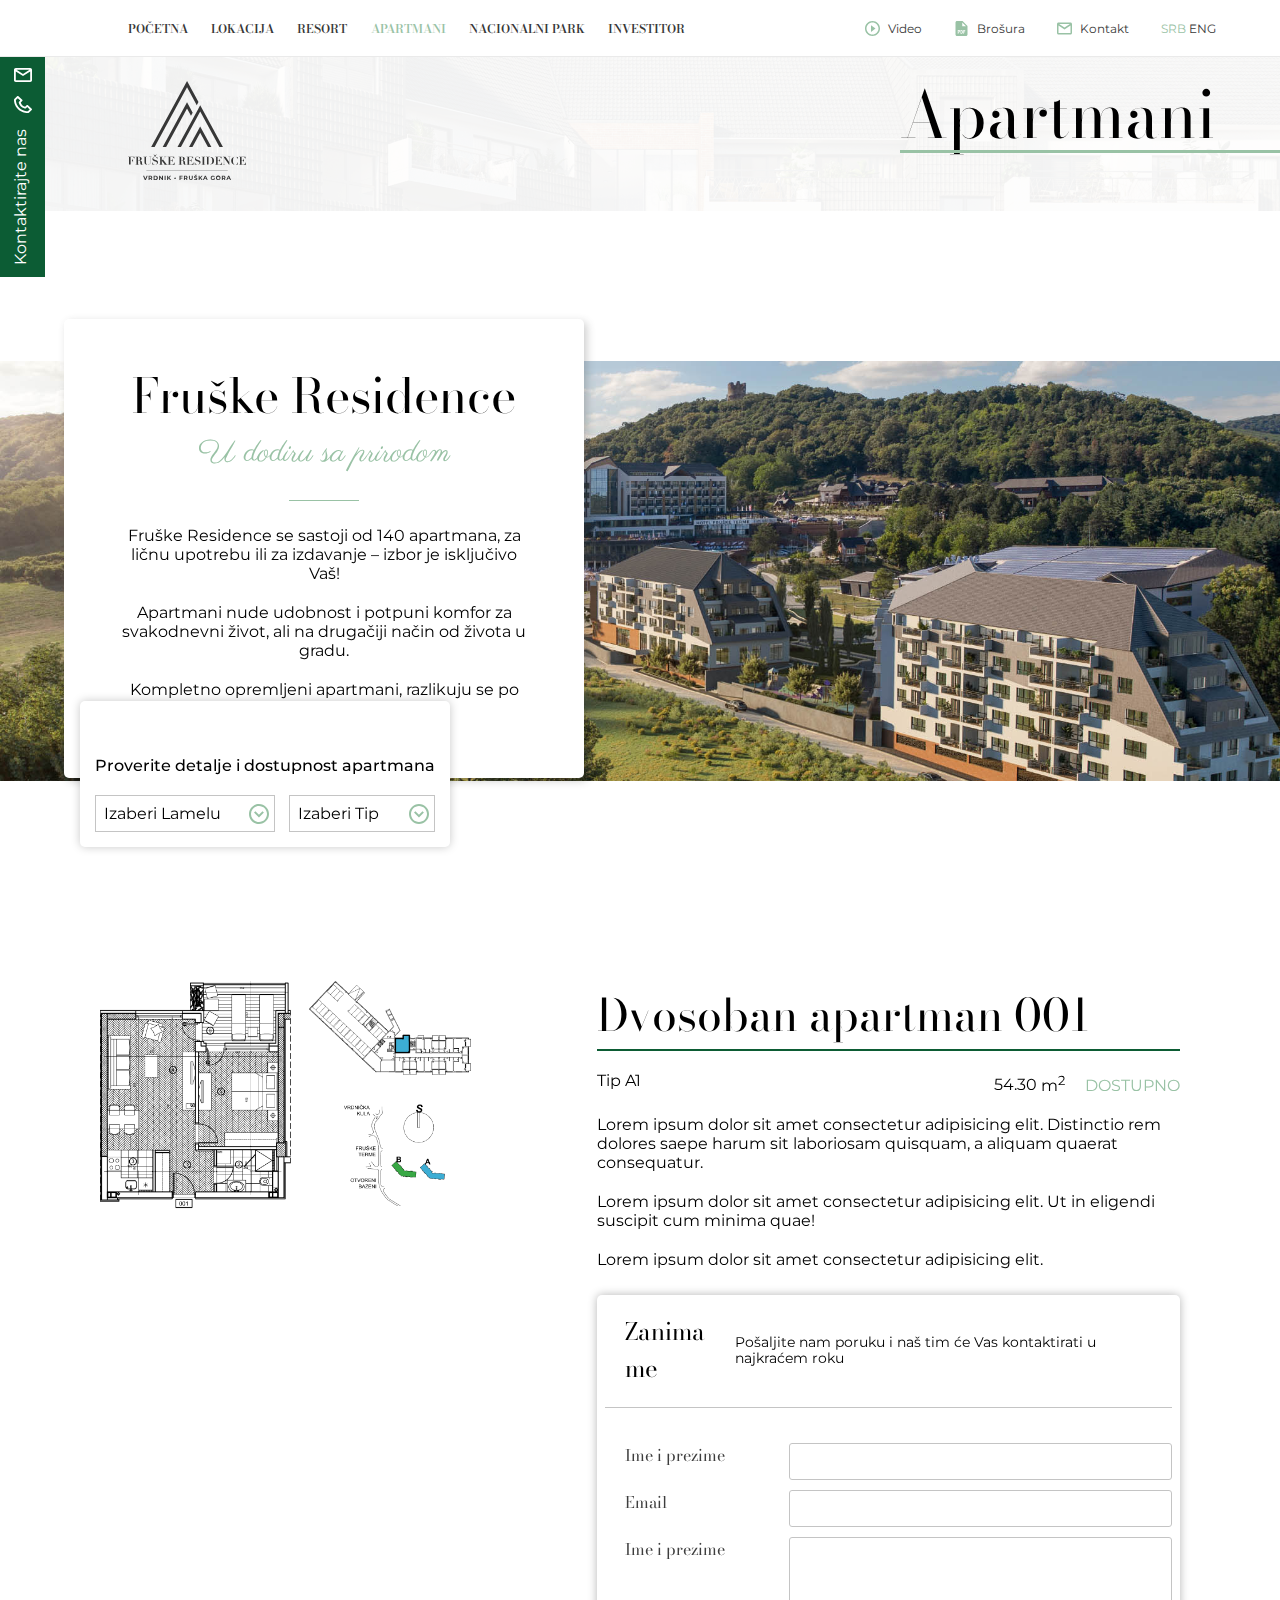
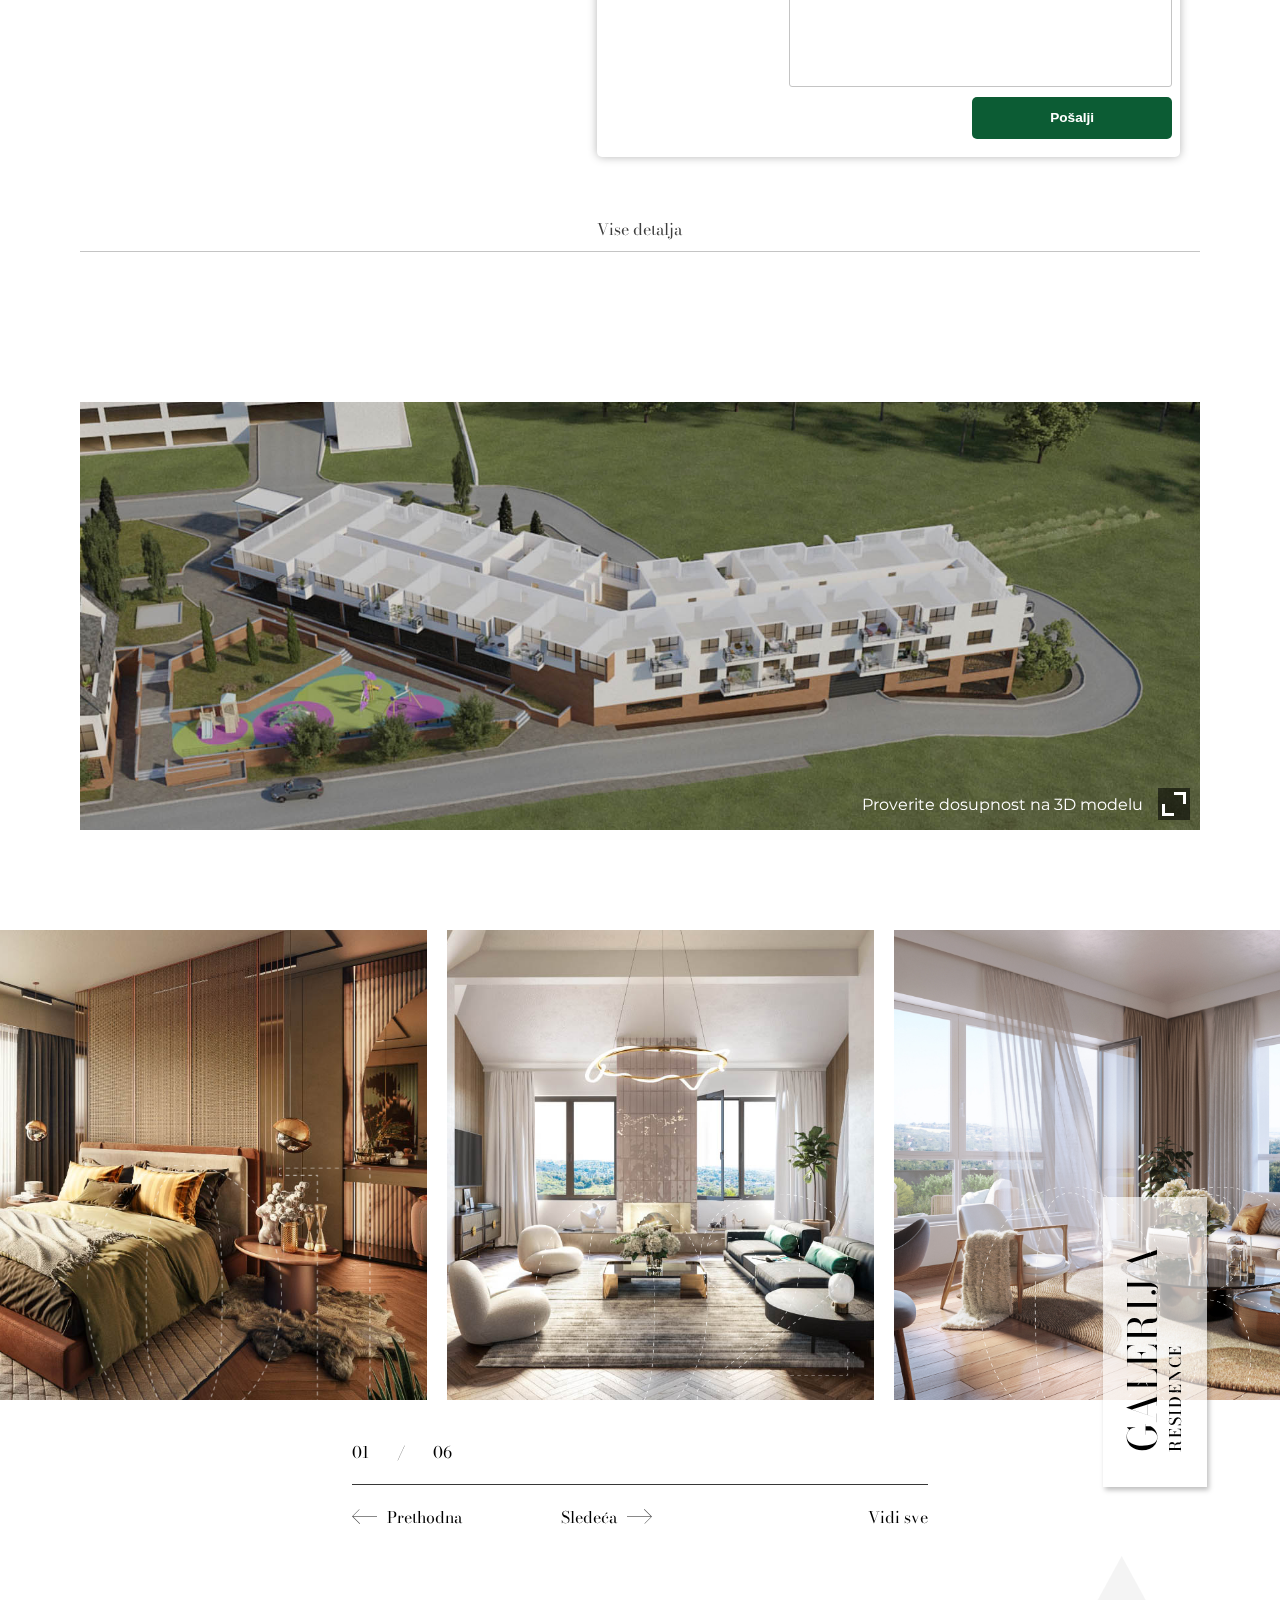
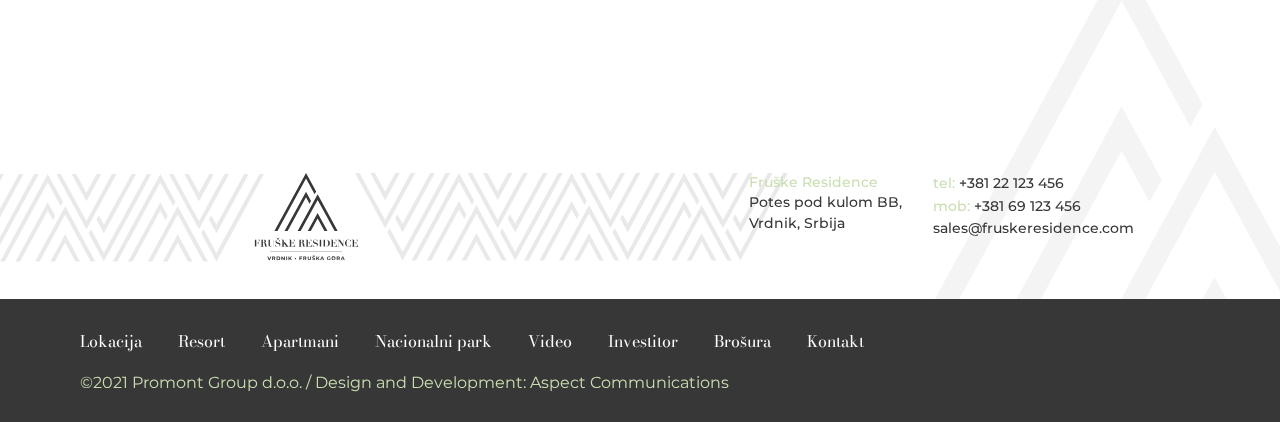
<file: apartmani.html>
<!DOCTYPE html>
<html lang="en">
	<head>
		<meta charset="UTF-8" />
		<meta http-equiv="X-UA-Compatible" content="IE=edge" />
		<meta name="viewport" content="width=device-width, initial-scale=1.0" />
		<link
			rel="stylesheet"
			href="https://cdnjs.cloudflare.com/ajax/libs/font-awesome/5.15.3/css/all.min.css"
			integrity="sha512-iBBXm8fW90+nuLcSKlbmrPcLa0OT92xO1BIsZ+ywDWZCvqsWgccV3gFoRBv0z+8dLJgyAHIhR35VZc2oM/gI1w=="
			crossorigin="anonymous"
			referrerpolicy="no-referrer"
		/>
		<link rel="stylesheet" href="css/SmoothScroll.css" />
		<link rel="stylesheet" href="css/style.css" />
		<title>Investitor</title>
	</head>
	<body>
		<div class="loader">
			<div class="loader_cont">23</div>
		</div>
		<div id="default">
			<div class="hold" id="defualt-hold"></div>
		</div>
		<main>
			<nav>
				<div class="drop_wrapper">
					<div class="mob_logo">
						<img src="assets/mob_logo.svg" alt="">
					</div>
					<div class="drop_down">
						<a class="link " href="index.html">početna</a>
						<!-- <a class="link" href="projekat.html">o projektu</a> -->
						<a class="link" href="lokacija.html">lokacija</a>
						<a class="link" href="resort.html">resort</a>
						<a class="link active_nav" href="apartmani.html">apartmani</a>
						<a class="link" href="nacionalniPark.html">nacionalni park</a>
						<a class="link" href="investitor.html">investitor</a>
					</div>
					<div class="sideNav">
						<div class="icons">
							<div class="nav-item">
								<div class="nav_img">
									<svg
										viewBox="0 0 20 20"
										fill="none"
										xmlns="http://www.w3.org/2000/svg"
									>
										<path
											fill-rule="evenodd"
											clip-rule="evenodd"
											d="M10 0C4.48 0 0 4.48 0 10C0 15.52 4.48 20 10 20C15.52 20 20 15.52 20 10C20 4.48 15.52 0 10 0ZM8 14.5L14 10L8 5.5V14.5ZM2 10C2 14.41 5.59 18 10 18C14.41 18 18 14.41 18 10C18 5.59 14.41 2 10 2C5.59 2 2 5.59 2 10Z"
											fill="#99C2A5"
										/>
									</svg>
								</div>
								<a class="slide-link" href="">Video</a>
							</div>
							<div class="nav-item">
								<div class="nav_img">
									<svg
										viewBox="0 0 16 20"
										fill="none"
										xmlns="http://www.w3.org/2000/svg"
									>
										<path
											d="M3.9393 14.4004H4.58466C4.76358 14.4004 4.90202 14.3375 5 14.2115C5.09798 14.0856 5.14697 13.9025 5.14697 13.6621C5.14697 13.4125 5.09691 13.2145 4.99681 13.068C4.8967 12.9192 4.76251 12.8436 4.59425 12.8413H3.9393V14.4004Z"
											fill="#99C2A5"
										/>
										<path
											d="M7.66454 12.8413V16.1621H7.94569C8.25879 16.1621 8.47923 16.0739 8.60703 15.8977C8.73482 15.7191 8.80192 15.4123 8.80831 14.9773V14.1085C8.80831 13.6415 8.7476 13.3164 8.6262 13.1332C8.50479 12.9478 8.29819 12.8505 8.00639 12.8413H7.66454Z"
											fill="#99C2A5"
										/>
										<path
											fill-rule="evenodd"
											clip-rule="evenodd"
											d="M15.937 6.68L15.9276 6.65196C15.9204 6.62974 15.9132 6.60787 15.904 6.586C15.855 6.48 15.794 6.379 15.708 6.293L9.708 0.293C9.622 0.207 9.521 0.146 9.415 0.0969999C9.39435 0.0873619 9.37273 0.0805616 9.35083 0.0736743C9.34093 0.0705592 9.33096 0.067425 9.321 0.0639999C9.237 0.0359999 9.151 0.018 9.062 0.013C9.05187 0.0120792 9.04238 0.00925 9.03303 0.00646556C9.02208 0.00320239 9.01133 0 9 0H2C0.897 0 0 0.897 0 2V18C0 19.103 0.897 20 2 20H14C15.103 20 16 19.103 16 18V7C16 6.98867 15.9968 6.97792 15.9935 6.96697C15.9907 6.95762 15.9879 6.94813 15.987 6.938C15.982 6.85 15.965 6.764 15.937 6.68ZM9 2V7H14L9 2ZM3.9393 15.2418V17H3V12H4.58466C5.04473 12 5.41108 12.1534 5.68371 12.4602C5.95847 12.7669 6.09585 13.1653 6.09585 13.6552C6.09585 14.1451 5.9606 14.5321 5.6901 14.8159C5.4196 15.0998 5.04473 15.2418 4.5655 15.2418H3.9393ZM6.72524 17V12H7.95527C8.4984 12 8.93078 12.1854 9.2524 12.5563C9.57615 12.9272 9.74121 13.4354 9.7476 14.081V14.8915C9.7476 15.5485 9.58573 16.0648 9.26198 16.4402C8.94036 16.8134 8.49627 17 7.92971 17H6.72524ZM11.3642 14.9602H12.8243V14.1223H11.3642V12.8413H13V12H10.4249V17H11.3642V14.9602Z"
											fill="#99C2A5"
										/>
									</svg>
								</div>
								<a class="slide-link" href="">Brošura</a>
							</div>
							<div class="nav-item">
								<div class="nav_img">
									<svg
										viewBox="0 0 20 16"
										fill="none"
										xmlns="http://www.w3.org/2000/svg"
									>
										<path
											fill-rule="evenodd"
											clip-rule="evenodd"
											d="M0 2C0 0.895431 0.895431 0 2 0H18C19.1046 0 20 0.895431 20 2V14C20 15.1046 19.1046 16 18 16H2C0.895431 16 0 15.1046 0 14V2ZM18 3.8685V14H2V3.86851L10 9.20184L18 3.8685ZM17.1972 2H2.80279L10 6.79814L17.1972 2Z"
											fill="#99C2A5"
										/>
									</svg>
								</div>
								<a class="slide-link" href="">Kontakt</a>
							</div>
						</div>
						<div class="langs">
							<a class="lang active_nav" href="#">SRB</a>
							<a class="lang" href="#">ENG</a>
						</div>
					</div>
				</div>
				<div class="burger active">
					<span></span>
					<span></span>
					<span></span>
				</div>
			</nav>
			<section class="pageHeader">
				<div class="page_logo">
					<img src="assets/hero_logo.svg" alt="" />
					<img src="assets/mob_logo_black.svg" class="logo_mob" alt="" />
				</div>
				<h2>Apartmani</h2>
			</section>

			<section class="apartmani_hero">
				<div class="img_wrapper">
					<img src="assets/apartmani/apartmani_hero.jpg" alt="" />
					<div class="card_pointer lml_1">
                        <div class="pointer_bubble">
                            <h2>B</h2>
                            <p>LAMELA</p>
                        </div>
                        <div class="bubble_line"></div>
                    </div>
                    <div class="card_pointer lml_2">
                        <div class="pointer_bubble">
                            <h2>A</h2>
                            <p>LAMELA</p>
                        </div>
                        <div class="bubble_line"></div>
                    </div>

					
				<div class="apartmani_card">
					<h2>Fruške Residence</h2>
					<h3>U dodiru sa prirodom</h3>
					<p>
						Fruške Residence se sastoji od 140 apartmana, za ličnu upotrebu ili
						za izdavanje – izbor je isključivo Vaš!
					</p>
					<p>
						Apartmani nude udobnost i potpuni komfor za svakodnevni život, ali
						na drugačiji način od života u gradu.
					</p>
					<p>
						Kompletno opremljeni apartmani, razlikuju se po površini, broju soba
						i geometriji.
					</p>
				</div>
			</section>

            <!-- APARTAMNI DETAILS -->

            <section class="details" id="details">
                <div class="container">
                    <div class="detalji_opt">
						<div class="detalji_text">
							<p>Proverite detalje i dostupnost apartmana</p></div>
							<div class="select_container" >
									
										<div class="options" id="opt_lml">
										
										</div>
									
									<div class="selected" data-drop-button>Izaberi Lamelu </div>
												
								
							</div>
							<div class="select_container">
								
									<div class="options" id="opt_tip">
										
									</div>
									<div class="selected" data-drop-button>Izaberi Tip </div>
												
								
							</div>
                    </div>
                    <div class="apart_details">
                        <div class="row">
                            <div class="tlc_wrapper">
                                <img src="assets/apartmani/tlocrt_1.png" alt="">
                            </div>
                            <div class="apart_desc">
                                <h2>Dvosoban apartman 001</h2>
                                <div class="tip_lg">
                                    <p>Tip A1</p>
                                    <div class="dostupnost">
                                        <p><span class="povrsina">54.30</span> <span class="unit">m<sup>2</sup> </span></p>
                                        <p class="dost">DOSTUPNO</p>
                                    </div>
                                    
                                </div>
                                <div class="apartman_text">
                                    <p>Lorem ipsum dolor sit amet consectetur adipisicing elit. Distinctio rem dolores saepe harum sit laboriosam quisquam, a aliquam quaerat consequatur.</p>
                                    <p>Lorem ipsum dolor sit amet consectetur adipisicing elit. Ut in eligendi suscipit cum minima quae!</p>
                                    <p>Lorem ipsum dolor sit amet consectetur adipisicing elit.</p>
                                </div>

                            </div>
                        </div>
                        <div class="row" id="drop_row">
                            <div class="apartman_table tbl_shadow">
                                <h2>Apartman 001</h2>
                                <table id="info_apartman_table" >
                                    <thead>
                                        <tr>
                                            <th>Oznaka</th>
                                            <th>Prostorija</th>
                                            <th>P(m<sup>2</sup>)</th>
                                            <th>Obrada poda</th>
                                        </tr>
                                    </thead>
                                    <tbody>
                                        <tr>
                                            <td>1</td>
                                            <td>Predsoblje</td>
                                            <td>7</td>
                                            <td>Parket</td>
                                        </tr>
                                        <tr>
                                            <td>2</td>
                                            <td>Kupatilo</td>
                                            <td>7</td>
                                            <td>Ker. pločice</td>
                                        </tr>
                                        <tr>
                                            <td>3</td>
                                            <td>Kuhinja</td>
                                            <td>7</td>
                                            <td>Ker. pločice</td>
                                        </tr>
                                        <tr>
                                            <td>4</td>
                                            <td>Dnevni boravak</td>
                                            <td>7</td>
                                            <td>Parket</td>
                                        </tr>
                                        <tr>
                                            <td>5</td>
                                            <td>Spavaća soba</td>
                                            <td>7</td>
                                            <td>Parket</td>
                                        </tr>
                                        <tr>
                                            <td>6</td>
                                            <td>Terasa</td>
                                            <td>7</td>
                                            <td>Ker. pločice</td>
                                        </tr>
                                        <tr>
                                            <td class="invisible"></td>
                                            
                                            <td  >Ukupno:</td>
                                            <td class="m2">55.98</td>
                                            <td></td>
                                        </tr>
                                        <tr>
                                            <td class="invisible"></td>
                                            <td >P-3%(m<sup>2</sup>)</td>
                                            <td class="m2">55.98</td>
                                            <td></td>
                                        </tr>
                                    </tbody>
                                </table>
                                <div class="napomena">
                                    <h3>Napomena:</h3>
                                    <p>
                                        Postoji mogućnost da iz konstruktivnih razloga, kao i usled izvođačkih detalja dođe do minimalnih odstupanja od crteža i površina prikazanih u komercijalnoj skici.</p>
                                </div>
                            </div>
                            <div class="right_cell">
                                <div class="lamela_table tbl_shadow">
                                    <h2>Lamela A</h2>
                                    <table>
                                        <thead>
                                            <tr>
                                                <th></th>
                                                <th>Suteren - 1</th>
                                                <th>Prizemlje</th>
                                                <th>Sprat + 1</th>
                                                <th>Sprat + 2</th>
                                                <th>Potkrovlje</th>
                                            </tr>
                                        </thead>
                                        <tbody>
                                            <tr>
                                                <td>A1</td>
                                                <td>7</td>
                                                <td>7</td>
                                                <td>7</td>
                                                <td>5</td>
                                                <td>/</td>
                                            </tr>
                                            <tr>
                                                <td class="invisible"></td>
                                                <td class="invisible"></td>
                                                <td class="invisible"></td>
                                                <td class="invisible"></td>
                                                <td  >Ukupno:</td>
                                                <td  class="m2" >26</td>
                                            </tr>
                                        </tbody>
                                    </table>
                                </div>
                                <div class="contact_form tbl_shadow">
                                   <div class="contact_desc">
                                       <h2>Zanima me</h2>
                                       <p>Pošaljite nam poruku i naš tim će Vas kontaktirati u najkraćem roku</p>
                                   </div>
                                   <form action="#">
                                    <div class="name">
                                        <label for="name">Ime i prezime</label>
                                        <input type="text" name="name" >
                                    </div>
                                    <div class="email">
                                        <label for="email">Email</label>
                                        <input type="email" name="email" >
                                    </div>
                                    <div class="name">
                                        <label for="message">Ime i prezime</label>
                                        <textarea name="message" id="message" cols="30" rows="10"></textarea>
                                    </div>
                                    <div class="buttons"><button type="submit" class="btn green">Pošalji</button></div>
                                    
                                </form>
                                </div>
                            </div>
                        </div>
                        <div class="toggle_btn">
                            <h3 class="more_less" data-toggle="false">Vise detalja</h3>
                        </div>
                    </div>
                </div>
            </section>

           

            <!-- SECTION RENDER -->
            <section class="render_apart">
                <div class="container">
                    
                <div class="pano_wrapper">
                    <img src="assets/apartmani/reneder_ph.jpg" alt="">
                    <a href="https://configurator.mag.archi/projects/terme-a/" target="blank" class="fullScreen">
                        <div class="top"></div>
                        <div class="bottom"></div>
                    </a>
                </div>
                </div>
            </section>

            <!-- SLIDER -->

            
				<section class="sliderSection apart_slider" id="mySlide1">
					<div class="slider" id="slider1">
						<div class="touchLeft"></div>
						<div class="touchRight"></div>
						<div class="items_container">
							<div class="item">
								<img src="assets/slider/img_1.jpg" alt="" />
								<img class="slider_num" src="assets/slider_nums/01.png" alt="">
							</div>
							<div class="item">
								<img src="assets/slider/img_2.jpg" alt="" />
								<img class="slider_num" src="assets/slider_nums/02.png" alt="">
							</div>
							<div class="item">
								<img src="assets/slider/img_3.jpg" alt="" />
								<img class="slider_num" src="assets/slider_nums/03.png" alt="">
							</div>
							<div class="item">
								<img src="assets/slider/img_4.jpg" alt="" />
								<img class="slider_num" src="assets/slider_nums/01.png" alt="">
							</div>
							<div class="item">
								<img src="assets/slider/img_5.jpg" alt="" />
								<img class="slider_num" src="assets/slider_nums/02.png" alt="">
							</div>
							<div class="item">
								<img src="assets/slider/img_6.jpg" alt="" />
								<img class="slider_num" src="assets/slider_nums/03.png" alt="">
							</div>
						</div>
						<div class="controls">
							<div class="ctrl_count">
								<span id="curent_itm">01</span> / <span id="total_itm">05</span>
							</div>
							<div class="buttons">
								<div class="next_prev">
									<div class="prev"><img src="assets/slider/slide_ctrl.png" alt=""> Prethodna</div>
									<div class="next">Sledeća <img src="assets/slider/slide_ctrl.png" alt=""></div>
								</div>
								<p>Vidi sve</p>
							</div>
						</div>
					</div>
					<div class="vertical_txt">
						
						<hgroup class="txt_v">
							<h2>Galerija</h2>
							<p>residence</p>
						</hgroup>
					</div>
			
				</section>

			
				<!-- FOOTER -->
				<footer>
					<div class="footer_top">
						<div class="footer_wrapper">
							<div class="footer_logo_1">
								<img class="logo_1" src="assets/footer/Logo bottom.svg" alt="">
								<img class="logo_2" src="assets/mob_logo_black.svg" alt="">
							</div>
							<div class="footer_contact">
							
									<address>
										<span>Fruške Residence</span> <br>
										Potes pod kulom BB, <br>
										Vrdnik, Srbija
									</address>
									<div class="contact">
										<a href="tel:+381 22 123 456"><span>tel: </span>+381 22 123 456</a> <br>
										<a href="tel:+381 69 123 456"><span>mob: </span> +381 69 123 456</a> <br>
										<a href="mailto:sales@fruskeresidence.com">sales@fruskeresidence.com</a>
									</div>
								
							</div>
							<div class="footer_socials">
								<a href="#"><i class="fab fa-facebook"></i></a>
								<a href="#"><i class="fab fa-instagram"></i></a>
							</div>
							
						</div>
						
		
					</div>
					<div class="footer_logo_2">
						<img src="assets/footer/footer_logo_big.png" alt="">
					</div>
					<div class="footer_bottom">
						<div class="container">
							<div class="footer_socials">
								<a href="#"><i class="fab fa-facebook"></i></a>
								<a href="#"><i class="fab fa-instagram"></i></a>
							</div>
							
							<ul>
								<!-- <li><a href="projekat.html">O projektu</a></li> -->
								<li><a href="lokacija.html">Lokacija</a></li>
								<li><a href="resort.html">Resort</a></li>
								<li><a href="apartmani.html">Apartmani</a></li>
								<li><a href="nacionalniPark.html">Nacionalni park</a></li>
								<li><a href="#">Video</a></li>
								<li><a href="investitor.html">Investitor</a></li>
								<li><a href="#">Brošura</a></li>
								<li><a href="kontakt.html">Kontakt</a></li>
							</ul>
							<p class="copyRight">
								<span>&copy;2021 Promont Group d.o.o.</span>  <span>/</span>  <span>Design and Development: Aspect Communications</span>
							</p>
							
						</div>
						
					</div>
					
				</footer>
			<div class="contact_badge">
				<div class="contact-wrapper">
					<a href="kontakt.html" class="contact-text">Kontaktirajte nas</a>
					<a href="#" class="mail"
						><img src="assets/icons/mail_white.svg" alt=""
					/></a>
					<a href="#" class="phone"
						><img src="assets/icons/phone.svg" alt=""
					/></a>
				</div>
			</div>
		</main>
        <script src="js/slider.js"></script>
		<script src="js/db.js"></script>
        <script src="js/apartmani.js"></script>
		<script src="js/main.js"></script>
	</body>
</html>
</file>
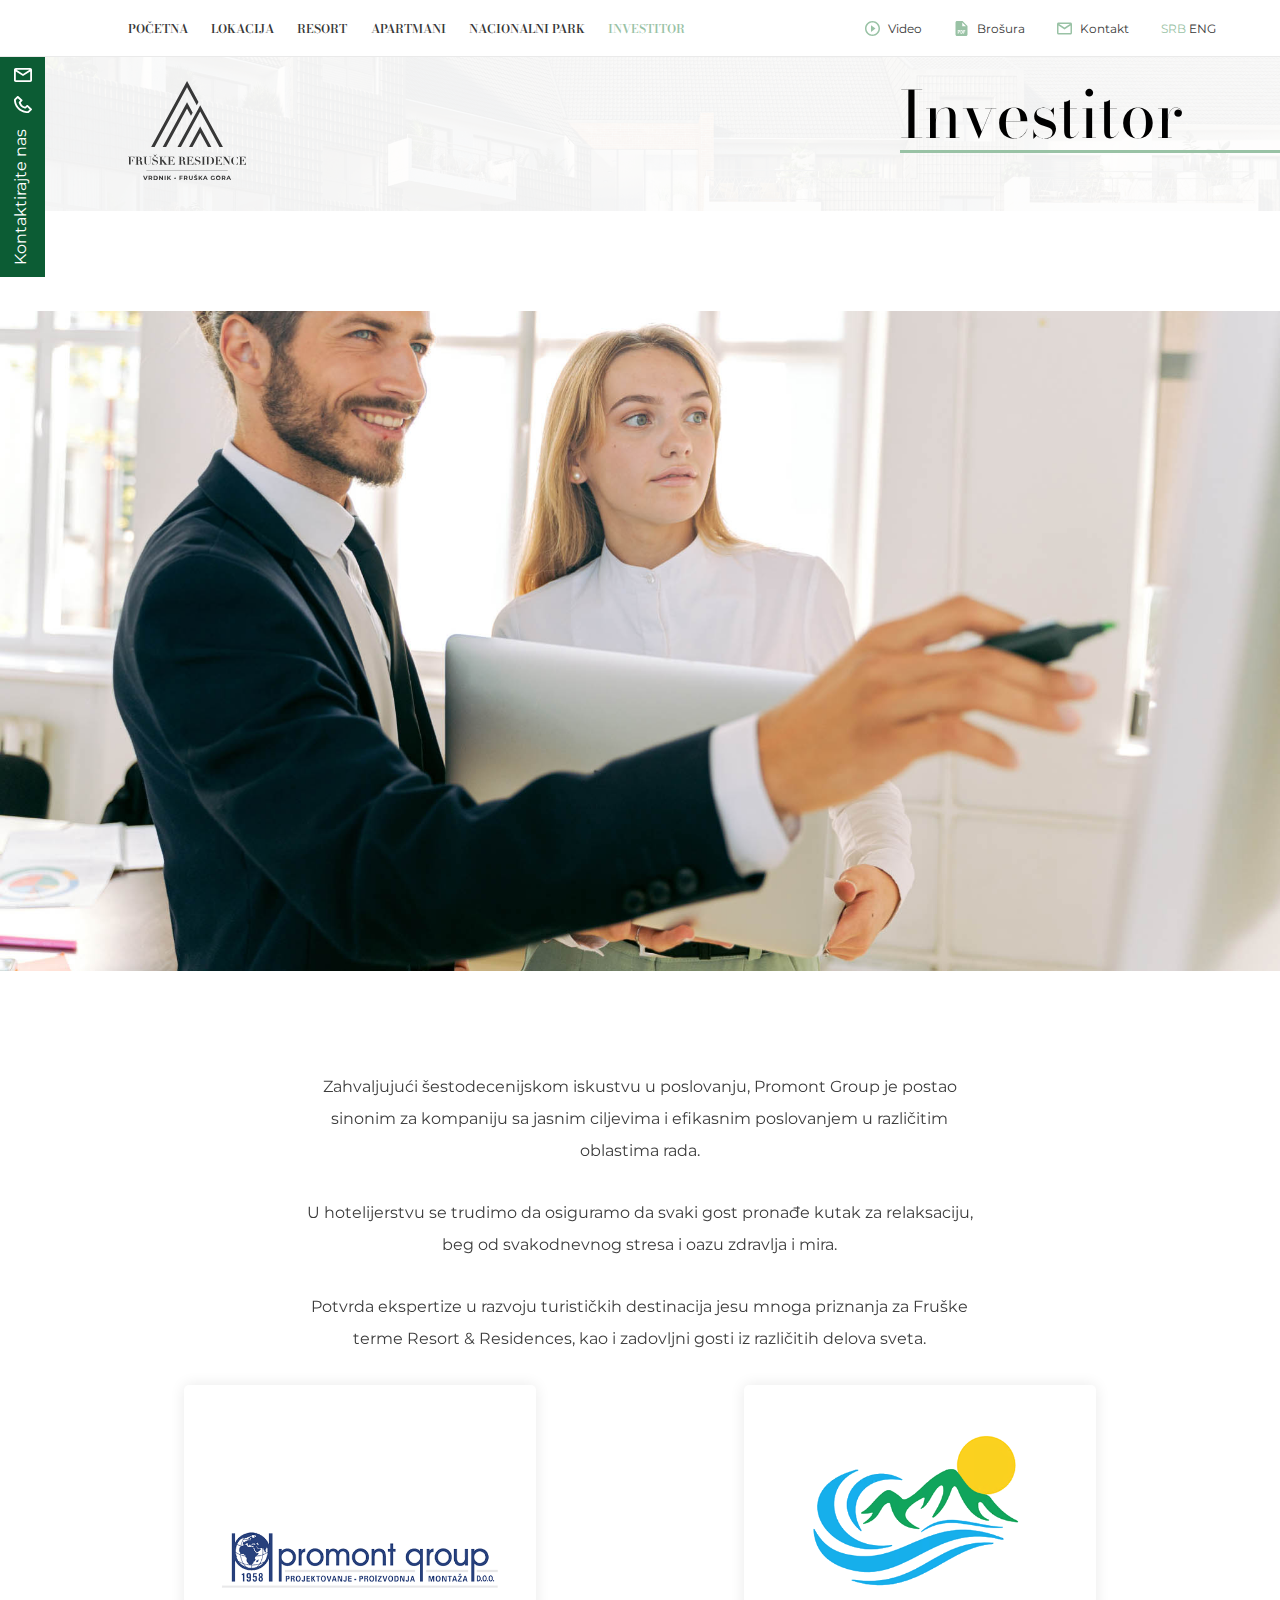
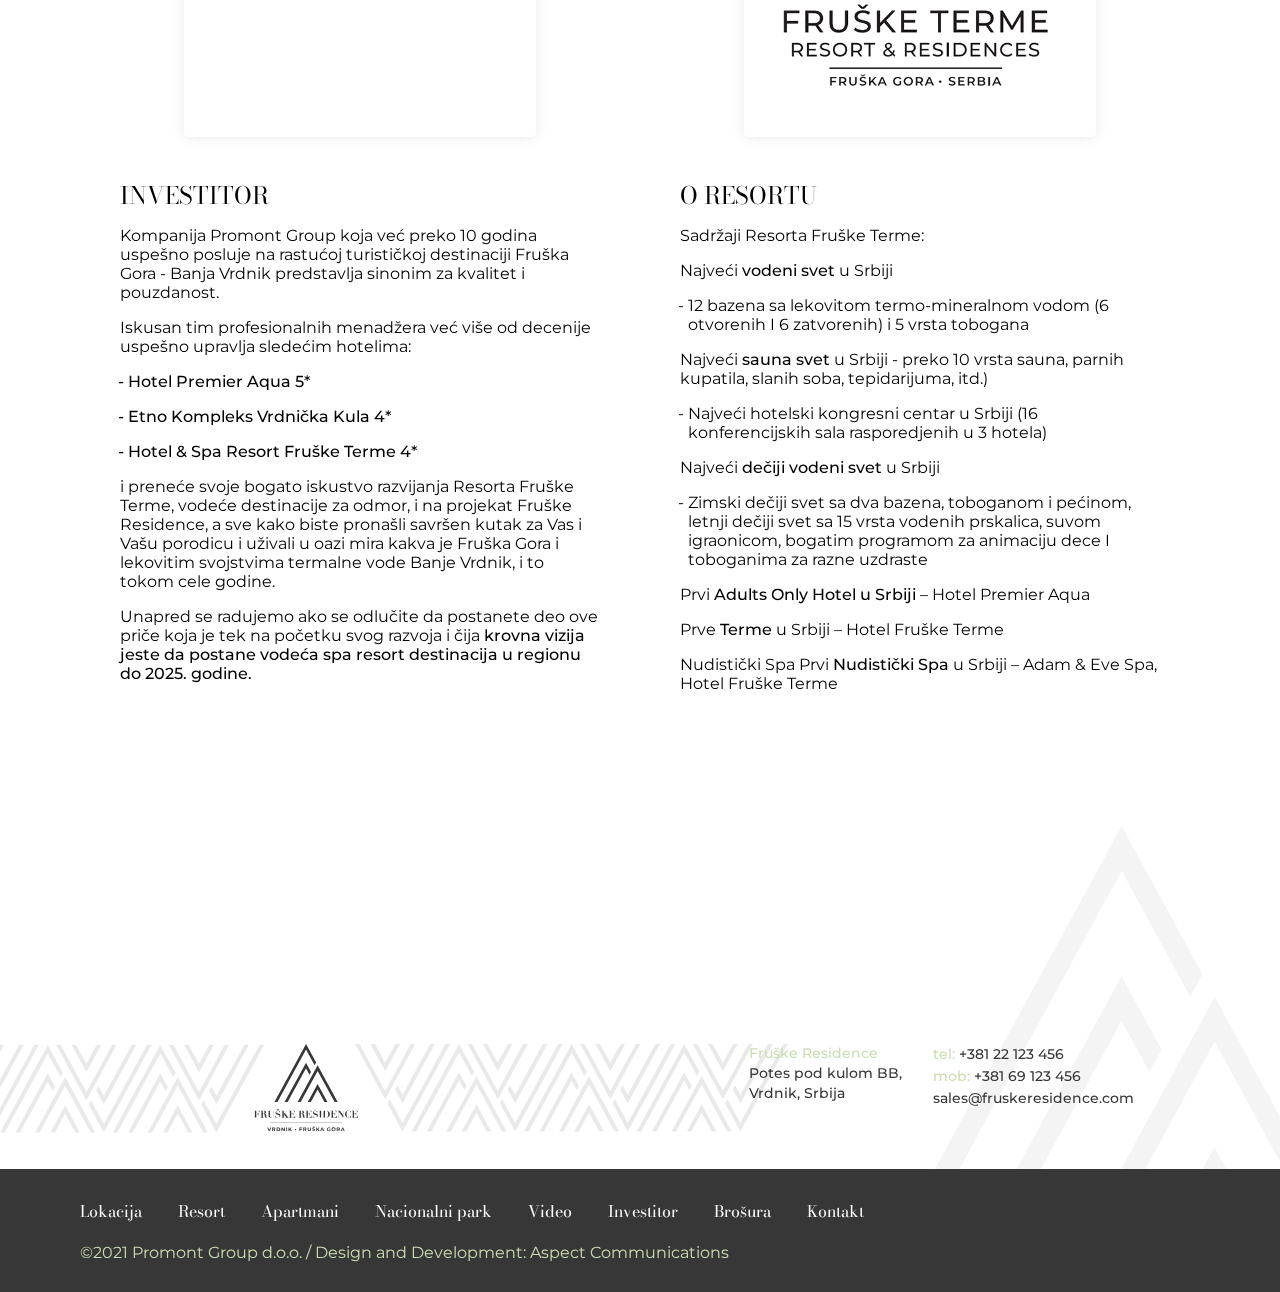
<file: investitor.html>
<!DOCTYPE html>
<html lang="en">
	<head>
		<meta charset="UTF-8" />
		<meta http-equiv="X-UA-Compatible" content="IE=edge" />
		<meta name="viewport" content="width=device-width, initial-scale=1.0" />
		<link
			rel="stylesheet"
			href="https://cdnjs.cloudflare.com/ajax/libs/font-awesome/5.15.3/css/all.min.css"
			integrity="sha512-iBBXm8fW90+nuLcSKlbmrPcLa0OT92xO1BIsZ+ywDWZCvqsWgccV3gFoRBv0z+8dLJgyAHIhR35VZc2oM/gI1w=="
			crossorigin="anonymous"
			referrerpolicy="no-referrer"
		/>
		<link rel="stylesheet" href="css/SmoothScroll.css" />
		<link rel="stylesheet" href="css/style.css" />
		<title>Investitor</title>
	</head>
	<body>
		<div class="loader">
			<div class="loader_cont">23</div>
		</div>
		<div id="default">
			<div class="hold" id="defualt-hold"></div>
		</div>
		<main>
			<nav>
				<div class="drop_wrapper">
					<div class="mob_logo">
						<img src="assets/mob_logo.svg" alt="" />
					</div>
					<div class="drop_down">
						<a class="link" href="index.html">početna</a>
						<!-- <a class="link" href="projekat.html">o projektu</a> -->
						<a class="link" href="lokacija.html">lokacija</a>
						<a class="link" href="resort.html">resort</a>
						<a class="link" href="apartmani.html">apartmani</a>
						<a class="link" href="nacionalniPark.html">nacionalni park</a>
						<a class="link active_nav" href="investitor.html">investitor</a>
					</div>
					<div class="sideNav">
						<div class="icons">
							<div class="nav-item">
								<div class="nav_img">
									<svg
										viewBox="0 0 20 20"
										fill="none"
										xmlns="http://www.w3.org/2000/svg"
									>
										<path
											fill-rule="evenodd"
											clip-rule="evenodd"
											d="M10 0C4.48 0 0 4.48 0 10C0 15.52 4.48 20 10 20C15.52 20 20 15.52 20 10C20 4.48 15.52 0 10 0ZM8 14.5L14 10L8 5.5V14.5ZM2 10C2 14.41 5.59 18 10 18C14.41 18 18 14.41 18 10C18 5.59 14.41 2 10 2C5.59 2 2 5.59 2 10Z"
											fill="#99C2A5"
										/>
									</svg>
								</div>
								<a class="slide-link" href="">Video</a>
							</div>
							<div class="nav-item">
								<div class="nav_img">
									<svg
										viewBox="0 0 16 20"
										fill="none"
										xmlns="http://www.w3.org/2000/svg"
									>
										<path
											d="M3.9393 14.4004H4.58466C4.76358 14.4004 4.90202 14.3375 5 14.2115C5.09798 14.0856 5.14697 13.9025 5.14697 13.6621C5.14697 13.4125 5.09691 13.2145 4.99681 13.068C4.8967 12.9192 4.76251 12.8436 4.59425 12.8413H3.9393V14.4004Z"
											fill="#99C2A5"
										/>
										<path
											d="M7.66454 12.8413V16.1621H7.94569C8.25879 16.1621 8.47923 16.0739 8.60703 15.8977C8.73482 15.7191 8.80192 15.4123 8.80831 14.9773V14.1085C8.80831 13.6415 8.7476 13.3164 8.6262 13.1332C8.50479 12.9478 8.29819 12.8505 8.00639 12.8413H7.66454Z"
											fill="#99C2A5"
										/>
										<path
											fill-rule="evenodd"
											clip-rule="evenodd"
											d="M15.937 6.68L15.9276 6.65196C15.9204 6.62974 15.9132 6.60787 15.904 6.586C15.855 6.48 15.794 6.379 15.708 6.293L9.708 0.293C9.622 0.207 9.521 0.146 9.415 0.0969999C9.39435 0.0873619 9.37273 0.0805616 9.35083 0.0736743C9.34093 0.0705592 9.33096 0.067425 9.321 0.0639999C9.237 0.0359999 9.151 0.018 9.062 0.013C9.05187 0.0120792 9.04238 0.00925 9.03303 0.00646556C9.02208 0.00320239 9.01133 0 9 0H2C0.897 0 0 0.897 0 2V18C0 19.103 0.897 20 2 20H14C15.103 20 16 19.103 16 18V7C16 6.98867 15.9968 6.97792 15.9935 6.96697C15.9907 6.95762 15.9879 6.94813 15.987 6.938C15.982 6.85 15.965 6.764 15.937 6.68ZM9 2V7H14L9 2ZM3.9393 15.2418V17H3V12H4.58466C5.04473 12 5.41108 12.1534 5.68371 12.4602C5.95847 12.7669 6.09585 13.1653 6.09585 13.6552C6.09585 14.1451 5.9606 14.5321 5.6901 14.8159C5.4196 15.0998 5.04473 15.2418 4.5655 15.2418H3.9393ZM6.72524 17V12H7.95527C8.4984 12 8.93078 12.1854 9.2524 12.5563C9.57615 12.9272 9.74121 13.4354 9.7476 14.081V14.8915C9.7476 15.5485 9.58573 16.0648 9.26198 16.4402C8.94036 16.8134 8.49627 17 7.92971 17H6.72524ZM11.3642 14.9602H12.8243V14.1223H11.3642V12.8413H13V12H10.4249V17H11.3642V14.9602Z"
											fill="#99C2A5"
										/>
									</svg>
								</div>
								<a class="slide-link" href="">Brošura</a>
							</div>
							<div class="nav-item">
								<div class="nav_img">
									<svg
										viewBox="0 0 20 16"
										fill="none"
										xmlns="http://www.w3.org/2000/svg"
									>
										<path
											fill-rule="evenodd"
											clip-rule="evenodd"
											d="M0 2C0 0.895431 0.895431 0 2 0H18C19.1046 0 20 0.895431 20 2V14C20 15.1046 19.1046 16 18 16H2C0.895431 16 0 15.1046 0 14V2ZM18 3.8685V14H2V3.86851L10 9.20184L18 3.8685ZM17.1972 2H2.80279L10 6.79814L17.1972 2Z"
											fill="#99C2A5"
										/>
									</svg>
								</div>
								<a class="slide-link" href="">Kontakt</a>
							</div>
						</div>
						<div class="langs">
							<a class="lang active_nav" href="#">SRB</a>
							<a class="lang" href="#">ENG</a>
						</div>
					</div>
				</div>
				<div class="burger active">
					<span></span>
					<span></span>
					<span></span>
				</div>
			</nav>

			<section class="pageHeader">
				<div class="page_logo">
					<img src="assets/hero_logo.svg" alt="" />
					<img src="assets/mob_logo_black.svg" alt="" class="logo_mob" />
				</div>
				<h2>Investitor</h2>
			</section>
			<section class="investHero">
				<div class="img_wrapper">
					<img src="assets/ivestitor/investitor_bg.jpg" alt="" />
				</div>
			</section>

			<section class="investInfo">
				<div class="info container">
					<div class="info_text">
						<p>
							Zahvaljujući šestodecenijskom iskustvu u poslovanju, Promont Group
							je postao sinonim za kompaniju sa jasnim ciljevima i efikasnim
							poslovanjem u različitim oblastima rada.
						</p>
						<p>
							U hotelijerstvu se trudimo da osiguramo da svaki gost pronađe
							kutak za relaksaciju, beg od svakodnevnog stresa i oazu zdravlja i
							mira.
						</p>
						<p>
							Potvrda ekspertize u razvoju turističkih destinacija jesu mnoga
							priznanja za Fruške terme Resort & Residences, kao i zadovljni
							gosti iz različitih delova sveta.
						</p>
					</div>
					<div class="info_logos">
						<div class="logo_wrapper">
							<div class="img_wrapper">
								<img src="assets/ivestitor/Promont Group logo.png" alt="" />
							</div>
						</div>

						<div class="logo_wrapper">
							<div class="img_wrapper">
								<img src="assets/ivestitor/terme_logo.png" alt="" />
							</div>
						</div>
						<div class="text_wrapper">
							<h2>INVESTITOR</h2>
							<p>
								Kompanija Promont Group koja već preko 10 godina uspešno posluje
								na rastućoj turističkoj destinaciji Fruška Gora - Banja Vrdnik
								predstavlja sinonim za kvalitet i pouzdanost.
							</p>
							<p>
								Iskusan tim profesionalnih menadžera već više od decenije
								uspešno upravlja sledećim hotelima:
							</p>
							<ul class="bld">
								<li>Hotel Premier Aqua 5*</li>
								<li>Etno Kompleks Vrdnička Kula 4*</li>
								<li>Hotel & Spa Resort Fruške Terme 4*</li>
							</ul>
							<p>
								i preneće svoje bogato iskustvo razvijanja Resorta Fruške Terme,
								vodeće destinacije za odmor, i na projekat Fruške Residence, a
								sve kako biste pronašli savršen kutak za Vas i Vašu porodicu i
								uživali u oazi mira kakva je Fruška Gora i lekovitim svojstvima
								termalne vode Banje Vrdnik, i to tokom cele godine.
							</p>
							<p>
								Unapred se radujemo ako se odlučite da postanete deo ove priče
								koja je tek na početku svog razvoja i čija
								<span>
									krovna vizija jeste da postane vodeća spa resort destinacija u
									regionu do 2025. godine.
								</span>
							</p>
						</div>
						<div class="text_wrapper">
							<h2>O RESORTU</h2>
							<p>Sadržaji Resorta Fruške Terme:</p>
							<p>Najveći <span>vodeni svet</span> u Srbiji</p>
							<ul>
								<li>
									12 bazena sa lekovitom termo-mineralnom vodom (6 otvorenih I 6
									zatvorenih) i 5 vrsta tobogana
								</li>
							</ul>
							<p>
								Najveći <span>sauna svet</span> u Srbiji - preko 10 vrsta sauna,
								parnih kupatila, slanih soba, tepidarijuma, itd.)
							</p>
							<ul>
								<li>
									Najveći hotelski kongresni centar u Srbiji (16 konferencijskih
									sala rasporedjenih u 3 hotela)
								</li>
							</ul>
							<p>Najveći <span>dečiji vodeni svet</span> u Srbiji</p>
							<ul>
								<li>
									Zimski dečiji svet sa dva bazena, toboganom i pećinom, letnji
									dečiji svet sa 15 vrsta vodenih prskalica, suvom igraonicom,
									bogatim programom za animaciju dece I toboganima za razne
									uzdraste
								</li>
							</ul>
							<p>
								Prvi <span>Adults Only Hotel u Srbiji</span> – Hotel Premier
								Aqua
							</p>
							<p>Prve <span>Terme</span> u Srbiji – Hotel Fruške Terme</p>
							<p>
								Nudistički Spa Prvi <span>Nudistički Spa</span> u Srbiji – Adam
								& Eve Spa, Hotel Fruške Terme
							</p>
						</div>
					</div>
				</div>
			</section>

			<!-- FOOTER -->
			<footer>
				<div class="footer_top">
					<div class="footer_wrapper">
						<div class="footer_logo_1">
							<img class="logo_1" src="assets/footer/Logo bottom.svg" alt="" />
							<img class="logo_2" src="assets/mob_logo_black.svg" alt="" />
						</div>
						<div class="footer_contact">
							<address>
								<span>Fruške Residence</span> <br />
								Potes pod kulom BB, <br />
								Vrdnik, Srbija
							</address>
							<div class="contact">
								<a href="tel:+381 22 123 456"
									><span>tel: </span>+381 22 123 456</a
								>
								<br />
								<a href="tel:+381 69 123 456"
									><span>mob: </span> +381 69 123 456</a
								>
								<br />
								<a href="mailto:sales@fruskeresidence.com"
									>sales@fruskeresidence.com</a
								>
							</div>
						</div>
						<div class="footer_socials">
							<a href="#"><i class="fab fa-facebook"></i></a>
							<a href="#"><i class="fab fa-instagram"></i></a>
						</div>
					</div>
				</div>
				<div class="footer_logo_2">
					<img src="assets/footer/footer_logo_big.png" alt="" />
				</div>
				<div class="footer_bottom">
					<div class="container">
						<div class="footer_socials">
							<a href="#"><i class="fab fa-facebook"></i></a>
							<a href="#"><i class="fab fa-instagram"></i></a>
						</div>

						<ul>
							<!-- <li><a href="projekat.html">O projektu</a></li> -->
							<li><a href="lokacija.html">Lokacija</a></li>
							<li><a href="resort.html">Resort</a></li>
							<li><a href="apartmani.html">Apartmani</a></li>
							<li><a href="nacionalniPark.html">Nacionalni park</a></li>
							<li><a href="#">Video</a></li>
							<li><a href="investitor.html">Investitor</a></li>
							<li><a href="#">Brošura</a></li>
							<li><a href="kontakt.html">Kontakt</a></li>
						</ul>
						<p class="copyRight">
							<span>&copy;2021 Promont Group d.o.o.</span> <span>/</span>
							<span>Design and Development: Aspect Communications</span>
						</p>
					</div>
				</div>
			</footer>
			<div class="contact_badge">
				<div class="contact-wrapper">
					<a href="kontakt.html" class="contact-text">Kontaktirajte nas</a>
					<a href="#" class="mail"
						><img src="assets/icons/mail_white.svg" alt=""
					/></a>
					<a href="#" class="phone"
						><img src="assets/icons/phone.svg" alt=""
					/></a>
				</div>
			</div>
		</main>

		<script src="js/main.js"></script>
	</body>
</html>
</file>
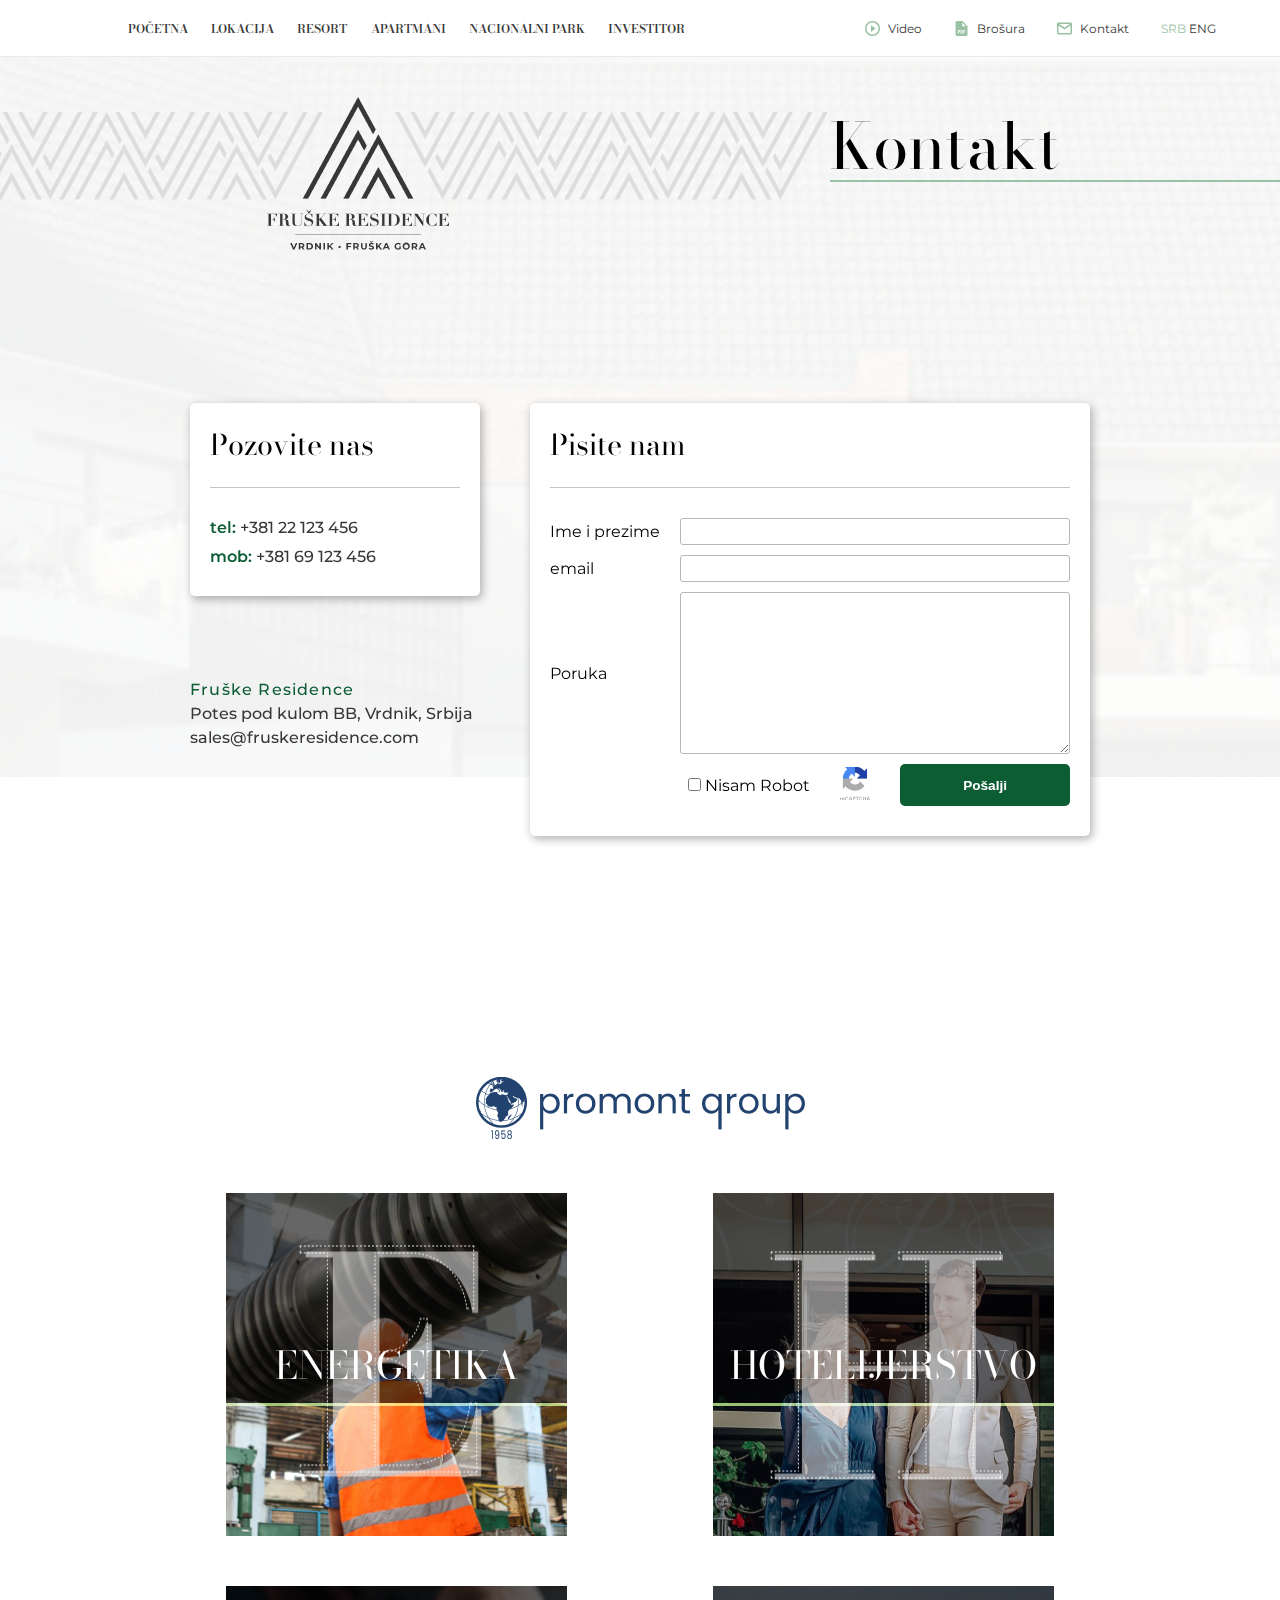
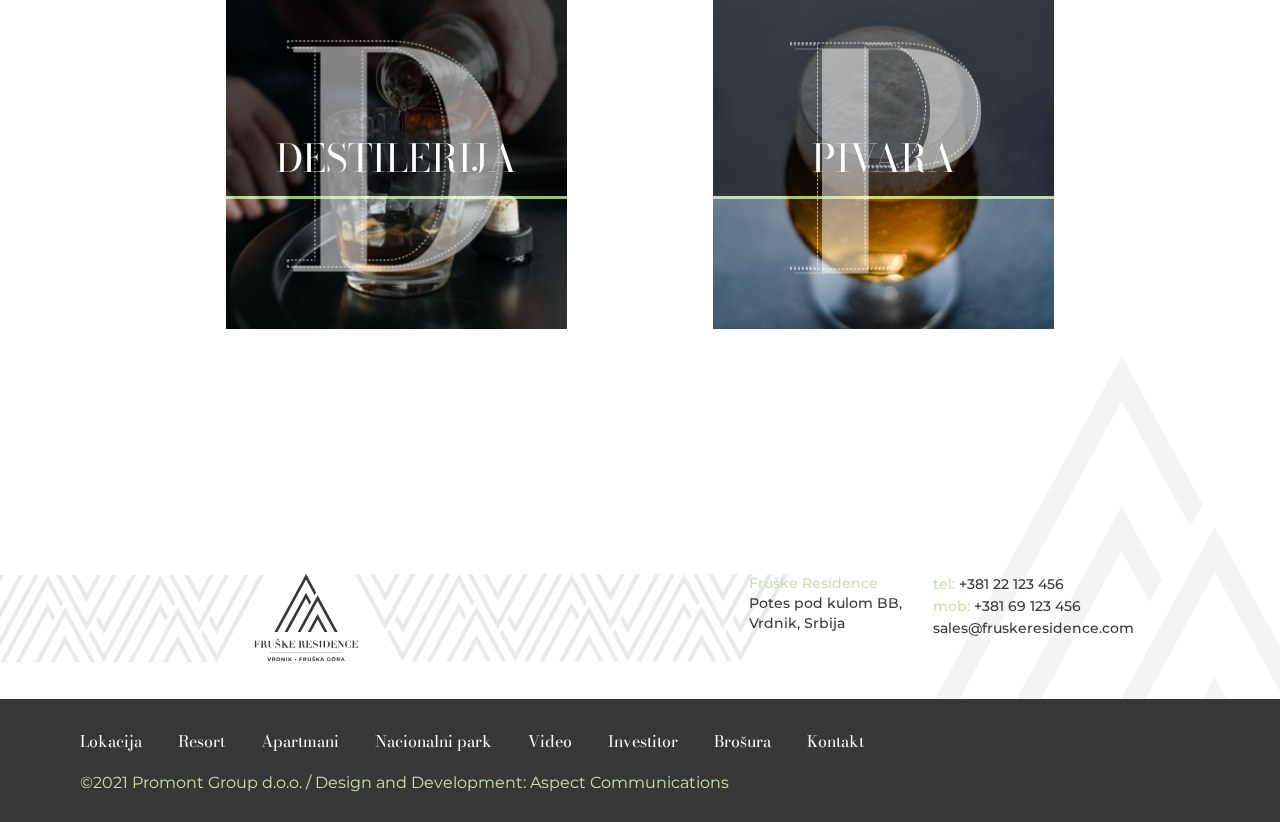
<file: kontakt.html>
<!DOCTYPE html>
<html lang="en">
	<head>
		<meta charset="UTF-8" />
		<meta http-equiv="X-UA-Compatible" content="IE=edge" />
		<meta name="viewport" content="width=device-width, initial-scale=1.0" />
		<link
			rel="stylesheet"
			href="https://cdnjs.cloudflare.com/ajax/libs/font-awesome/5.15.3/css/all.min.css"
			integrity="sha512-iBBXm8fW90+nuLcSKlbmrPcLa0OT92xO1BIsZ+ywDWZCvqsWgccV3gFoRBv0z+8dLJgyAHIhR35VZc2oM/gI1w=="
			crossorigin="anonymous"
			referrerpolicy="no-referrer"
		/>
		<link rel="stylesheet" href="css/SmoothScroll.css" />
		<link rel="stylesheet" href="css/style.css" />
		<title>Kontakt</title>
	</head>
	<body>
		<div class="loader">
			<div class="loader_cont">23</div>
		</div>
		<div id="default">
			<div class="hold" id="defualt-hold"></div>
		</div>
		<main>
			<nav>
				<div class="drop_wrapper">
					<div class="mob_logo">
						<img src="assets/mob_logo.svg" alt="" />
					</div>
					<div class="drop_down">
						<a class="link" href="index.html">početna</a>
						<!-- <a class="link" href="projekat.html">o projektu</a> -->
						<a class="link" href="lokacija.html">lokacija</a>
						<a class="link" href="resort.html">resort</a>
						<a class="link" href="apartmani.html">apartmani</a>
						<a class="link" href="nacionalniPark.html">nacionalni park</a>
						<a class="link" href="investitor.html">investitor</a>
					</div>
					<div class="sideNav">
						<div class="icons">
							<div class="nav-item">
								<div class="nav_img">
									<svg
										viewBox="0 0 20 20"
										fill="none"
										xmlns="http://www.w3.org/2000/svg"
									>
										<path
											fill-rule="evenodd"
											clip-rule="evenodd"
											d="M10 0C4.48 0 0 4.48 0 10C0 15.52 4.48 20 10 20C15.52 20 20 15.52 20 10C20 4.48 15.52 0 10 0ZM8 14.5L14 10L8 5.5V14.5ZM2 10C2 14.41 5.59 18 10 18C14.41 18 18 14.41 18 10C18 5.59 14.41 2 10 2C5.59 2 2 5.59 2 10Z"
											fill="#99C2A5"
										/>
									</svg>
								</div>
								<a class="slide-link" href="">Video</a>
							</div>
							<div class="nav-item">
								<div class="nav_img">
									<svg
										viewBox="0 0 16 20"
										fill="none"
										xmlns="http://www.w3.org/2000/svg"
									>
										<path
											d="M3.9393 14.4004H4.58466C4.76358 14.4004 4.90202 14.3375 5 14.2115C5.09798 14.0856 5.14697 13.9025 5.14697 13.6621C5.14697 13.4125 5.09691 13.2145 4.99681 13.068C4.8967 12.9192 4.76251 12.8436 4.59425 12.8413H3.9393V14.4004Z"
											fill="#99C2A5"
										/>
										<path
											d="M7.66454 12.8413V16.1621H7.94569C8.25879 16.1621 8.47923 16.0739 8.60703 15.8977C8.73482 15.7191 8.80192 15.4123 8.80831 14.9773V14.1085C8.80831 13.6415 8.7476 13.3164 8.6262 13.1332C8.50479 12.9478 8.29819 12.8505 8.00639 12.8413H7.66454Z"
											fill="#99C2A5"
										/>
										<path
											fill-rule="evenodd"
											clip-rule="evenodd"
											d="M15.937 6.68L15.9276 6.65196C15.9204 6.62974 15.9132 6.60787 15.904 6.586C15.855 6.48 15.794 6.379 15.708 6.293L9.708 0.293C9.622 0.207 9.521 0.146 9.415 0.0969999C9.39435 0.0873619 9.37273 0.0805616 9.35083 0.0736743C9.34093 0.0705592 9.33096 0.067425 9.321 0.0639999C9.237 0.0359999 9.151 0.018 9.062 0.013C9.05187 0.0120792 9.04238 0.00925 9.03303 0.00646556C9.02208 0.00320239 9.01133 0 9 0H2C0.897 0 0 0.897 0 2V18C0 19.103 0.897 20 2 20H14C15.103 20 16 19.103 16 18V7C16 6.98867 15.9968 6.97792 15.9935 6.96697C15.9907 6.95762 15.9879 6.94813 15.987 6.938C15.982 6.85 15.965 6.764 15.937 6.68ZM9 2V7H14L9 2ZM3.9393 15.2418V17H3V12H4.58466C5.04473 12 5.41108 12.1534 5.68371 12.4602C5.95847 12.7669 6.09585 13.1653 6.09585 13.6552C6.09585 14.1451 5.9606 14.5321 5.6901 14.8159C5.4196 15.0998 5.04473 15.2418 4.5655 15.2418H3.9393ZM6.72524 17V12H7.95527C8.4984 12 8.93078 12.1854 9.2524 12.5563C9.57615 12.9272 9.74121 13.4354 9.7476 14.081V14.8915C9.7476 15.5485 9.58573 16.0648 9.26198 16.4402C8.94036 16.8134 8.49627 17 7.92971 17H6.72524ZM11.3642 14.9602H12.8243V14.1223H11.3642V12.8413H13V12H10.4249V17H11.3642V14.9602Z"
											fill="#99C2A5"
										/>
									</svg>
								</div>
								<a class="slide-link" href="">Brošura</a>
							</div>
							<div class="nav-item">
								<div class="nav_img">
									<svg
										viewBox="0 0 20 16"
										fill="none"
										xmlns="http://www.w3.org/2000/svg"
									>
										<path
											fill-rule="evenodd"
											clip-rule="evenodd"
											d="M0 2C0 0.895431 0.895431 0 2 0H18C19.1046 0 20 0.895431 20 2V14C20 15.1046 19.1046 16 18 16H2C0.895431 16 0 15.1046 0 14V2ZM18 3.8685V14H2V3.86851L10 9.20184L18 3.8685ZM17.1972 2H2.80279L10 6.79814L17.1972 2Z"
											fill="#99C2A5"
										/>
									</svg>
								</div>
								<a class="slide-link" href="">Kontakt</a>
							</div>
						</div>
						<div class="langs">
							<a class="lang active_nav" href="#">SRB</a>
							<a class="lang" href="#">ENG</a>
						</div>
					</div>
				</div>
				<div class="burger active">
					<span></span>
					<span></span>
					<span></span>
				</div>
			</nav>
			<section class="contact_header">
				<div class="header_top">
					<div class="header_logo">
						<img src="assets/hero_logo.png" alt="" />
						<img src="assets/mob_logo_black.svg" class="logo_mob" alt="" />
					</div>
					<div class="header_hdln">
						<h2>Kontakt</h2>
					</div>
				</div>
				<div class="header_bottom">
					<div class="container">
						<div class="contact_left">
							<div class="left_top">
								<h3>Pozovite nas</h3>
								<a href="tel:+381 22 123 456"
									><span>tel: </span>+381 22 123 456</a
								>
								<a href="tel:+381 69 123 456"
									><span>mob: </span>+381 69 123 456</a
								>
							</div>
							<div class="left_bottom">
								<p class="fruske">Fruške Residence</p>
								<p>Potes pod kulom BB, Vrdnik, Srbija</p>
								<a href="mailto:sales@fruskeresidence.com"
									>sales@fruskeresidence.com</a
								>
							</div>
						</div>
						<div class="contact_right">
							<form action="#">
								<h2>Pisite nam</h2>

								<div class="name">
									<label for="name">Ime i prezime</label>
									<input type="text" name="name" required />
								</div>
								<div class="email">
									<label for="email">email</label>
									<input type="email" name="email" required />
								</div>
								<div class="message">
									<label for="message">Poruka</label>
									<textarea name="message" id="" cols="30" rows="10"></textarea>
								</div>
								<div class="bottom">
									<div class="confirm">
										<input type="checkbox" name="checkbox" id="checkbox" />
										<label for="checkbox">Nisam Robot</label>
									</div>
									<div class="capta">
										<img src="assets/capta.png" alt="" />
									</div>
									<button type="submit" class="btn green">Pošalji</button>
								</div>
							</form>
						</div>
					</div>
				</div>
			</section>

			<section class="division_cards">
				<div class="promont_logo">
					<img src="assets/division_cards/division_logo.png" alt="" />
				</div>

				<div class="division_wrapper container">
					<div class="card_wrapper">
						<a href="#" alt="" class="card">
							<div class="card_img">
								<img src="assets/division_cards/card_1.jpg" alt="" />
							</div>
							<div class="overlay"></div>
							<div class="letter_overly">
								<img src="assets/division_cards/E.png" alt="" />
							</div>
							<h2>Energetika</h2>
						</a>
						<a href="#" class="card">
							<div class="card_img">
								<img src="assets/division_cards/card_2.jpg" alt="" />
							</div>
							<div class="overlay"></div>
							<div class="letter_overly">
								<img src="assets/division_cards/h.png" alt="" />
							</div>
							<h2>hotelijerstvo</h2>
						</a>
					</div>
					<div class="card_wrapper">
						<a href="#" class="card">
							<div class="card_img">
								<img src="assets/division_cards/card_3.jpg" alt="" />
							</div>
							<div class="overlay"></div>
							<div class="letter_overly">
								<img src="assets/division_cards/G.png" alt="" />
							</div>
							<h2>Destilerija</h2>
						</a>
						<a href="#" class="card">
							<div class="card_img">
								<img src="assets/division_cards/card_4.jpg" alt="" />
							</div>
							<div class="overlay"></div>
							<div class="letter_overly">
								<img src="assets/division_cards/P.png" alt="" />
							</div>
							<h2>Pivara</h2>
						</a>
					</div>
				</div>
			</section>

			<!-- FOOTER -->
			<footer>
				<div class="footer_top">
					<div class="footer_wrapper">
						<div class="footer_logo_1">
							<img class="logo_1" src="assets/footer/Logo bottom.svg" alt="" />
							<img class="logo_2" src="assets/mob_logo_black.svg" alt="" />
						</div>
						<div class="footer_contact">
							<address>
								<span>Fruške Residence</span> <br />
								Potes pod kulom BB, <br />
								Vrdnik, Srbija
							</address>
							<div class="contact">
								<a href="tel:+381 22 123 456"
									><span>tel: </span>+381 22 123 456</a
								>
								<br />
								<a href="tel:+381 69 123 456"
									><span>mob: </span> +381 69 123 456</a
								>
								<br />
								<a href="mailto:sales@fruskeresidence.com"
									>sales@fruskeresidence.com</a
								>
							</div>
						</div>
						<div class="footer_socials">
							<a href="#"><i class="fab fa-facebook"></i></a>
							<a href="#"><i class="fab fa-instagram"></i></a>
						</div>
					</div>
				</div>
				<div class="footer_logo_2">
					<img src="assets/footer/footer_logo_big.png" alt="" />
				</div>
				<div class="footer_bottom">
					<div class="container">
						<div class="footer_socials">
							<a href="#"><i class="fab fa-facebook"></i></a>
							<a href="#"><i class="fab fa-instagram"></i></a>
						</div>

						<ul>
							<!-- <li><a href="projekat.html">O projektu</a></li> -->
							<li><a href="lokacija.html">Lokacija</a></li>
							<li><a href="resort.html">Resort</a></li>
							<li><a href="apartmani.html">Apartmani</a></li>
							<li><a href="nacionalniPark.html">Nacionalni park</a></li>
							<li><a href="#">Video</a></li>
							<li><a href="investitor.html">Investitor</a></li>
							<li><a href="#">Brošura</a></li>
							<li><a href="kontakt.html">Kontakt</a></li>
						</ul>
						<p class="copyRight">
							<span>&copy;2021 Promont Group d.o.o.</span> <span>/</span>
							<span>Design and Development: Aspect Communications</span>
						</p>
					</div>
				</div>
			</footer>
			<!-- <div class="contact_badge">
				<div class="contact-wrapper">
					<a href="kontakt.html" class="contact-text">Kontaktirajte nas</a>
					<a href="#" class="mail"
						><img src="assets/icons/mail_white.svg" alt=""
					/></a>
					<a href="#" class="phone"
						><img src="assets/icons/phone.svg" alt=""
					/></a>
				</div>
			</div> -->
		</main>

		<script src="js/main.js"></script>
	</body>
</html>
</file>
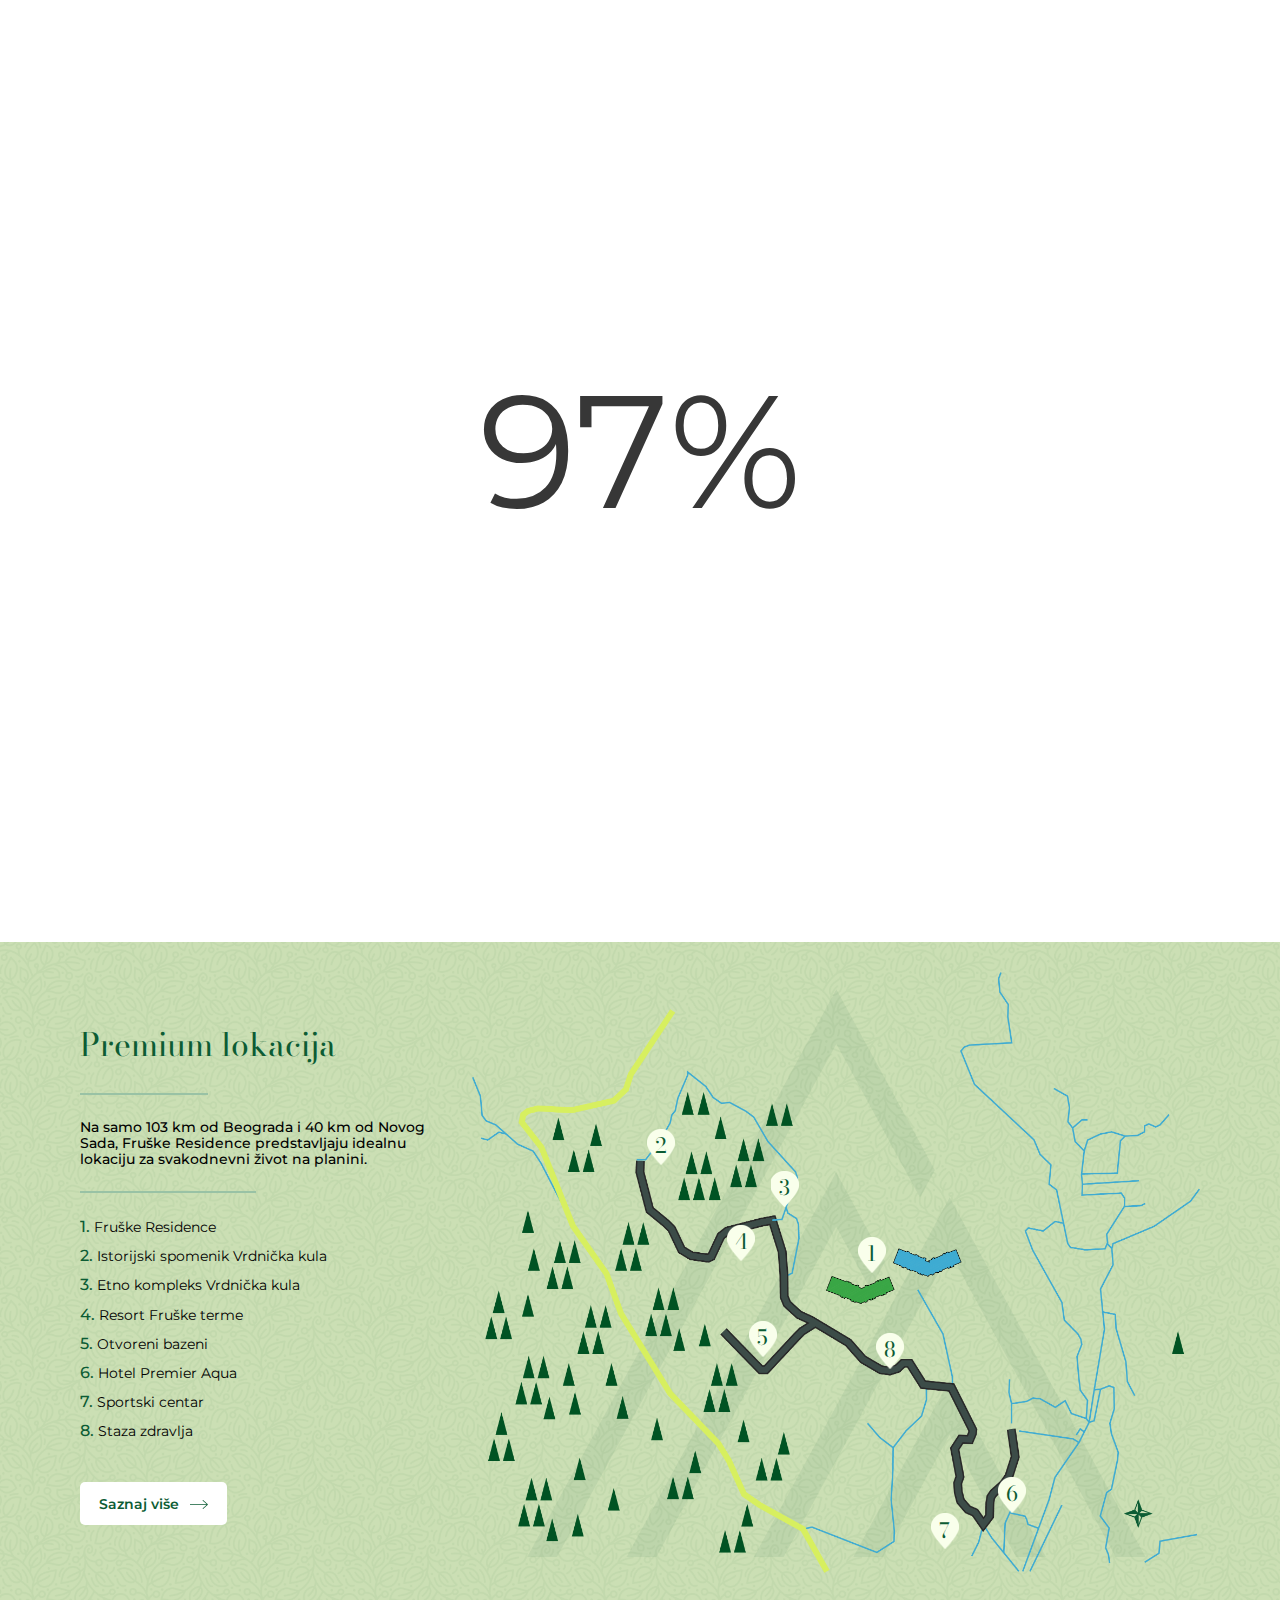
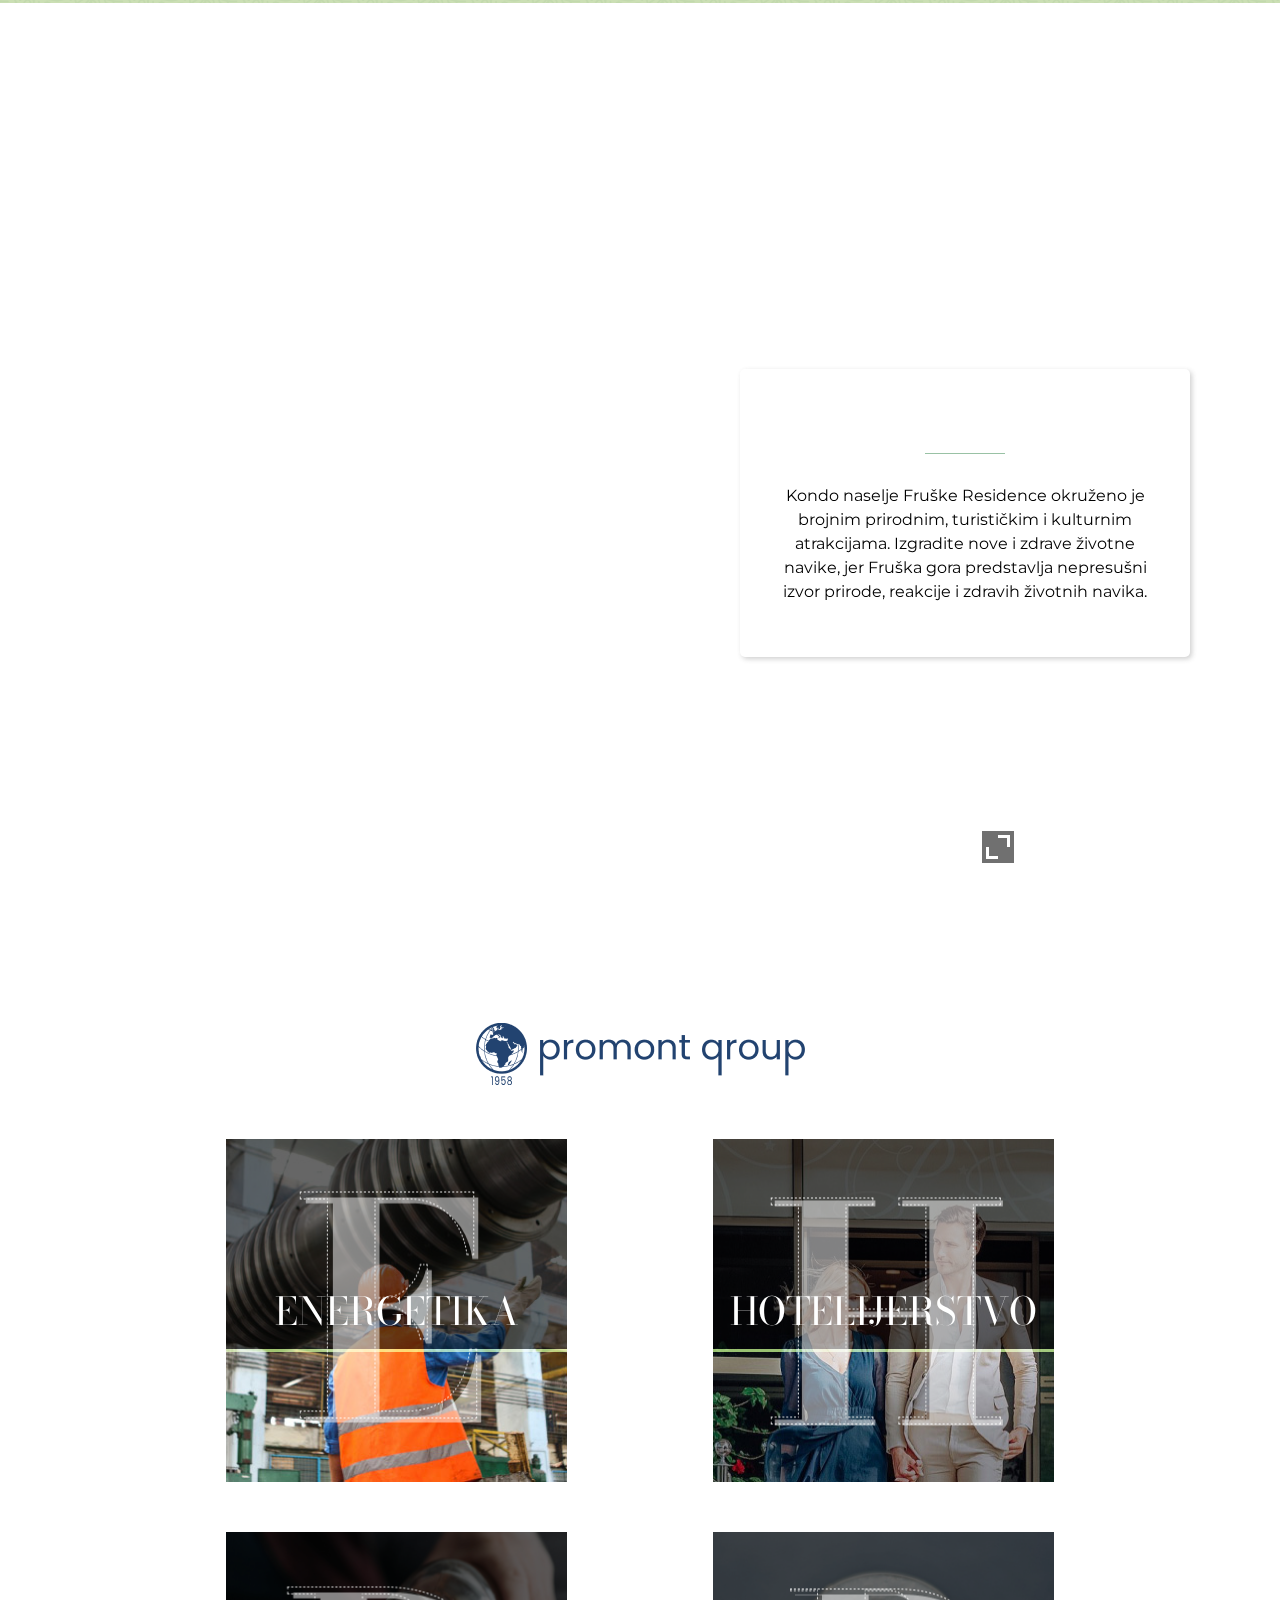
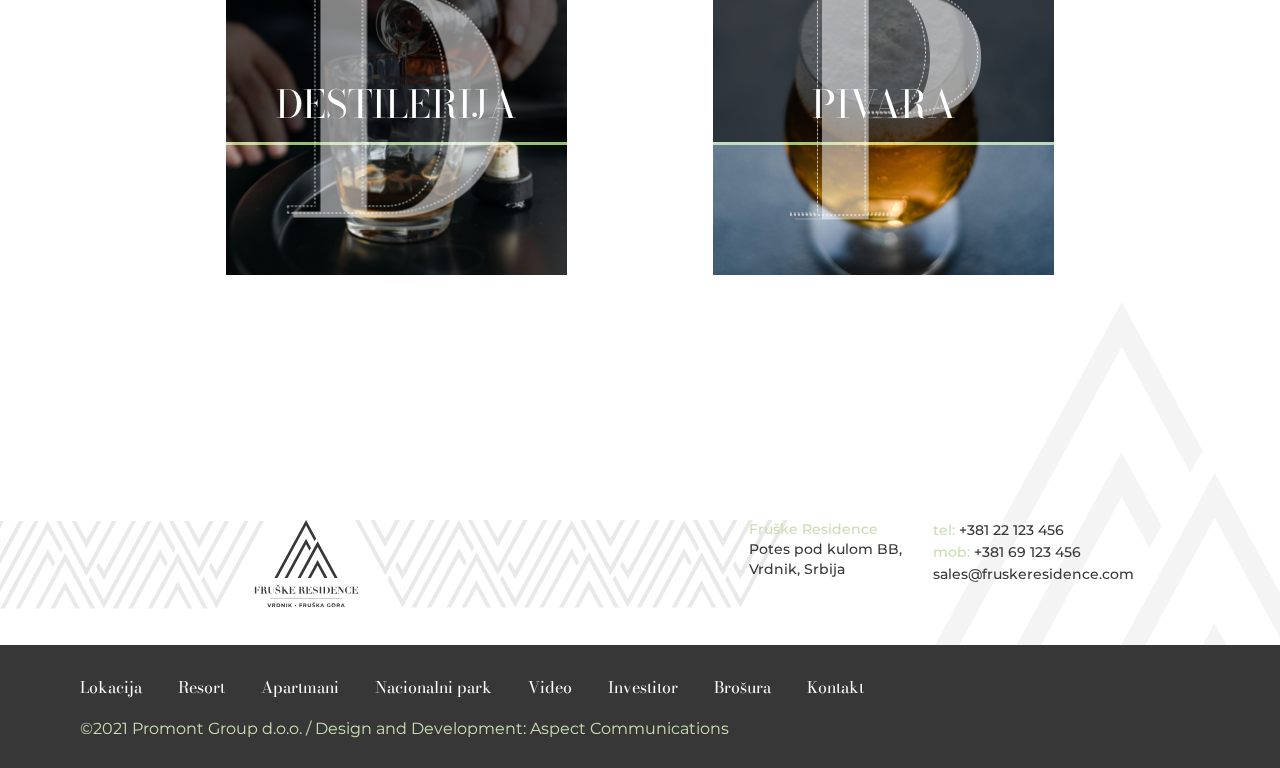
<file: lokacija.html>
<!DOCTYPE html>
<html lang="en">
	<head>
		<meta charset="UTF-8" />
		<meta http-equiv="X-UA-Compatible" content="IE=edge" />
		<meta name="viewport" content="width=device-width, initial-scale=1.0" />
		<link
			rel="stylesheet"
			href="https://cdnjs.cloudflare.com/ajax/libs/font-awesome/5.15.3/css/all.min.css"
			integrity="sha512-iBBXm8fW90+nuLcSKlbmrPcLa0OT92xO1BIsZ+ywDWZCvqsWgccV3gFoRBv0z+8dLJgyAHIhR35VZc2oM/gI1w=="
			crossorigin="anonymous"
			referrerpolicy="no-referrer"
		/>
		<link rel="stylesheet" href="css/SmoothScroll.css" />
		<link rel="stylesheet" href="css/style.css" />
		<title>Investitor</title>
	</head>
	<body>
		<div class="loader">
			<div class="loader_cont">23</div>
		</div>
		<div id="default">
			<div class="hold" id="defualt-hold"></div>
		</div>
		<main>
			<nav>
				<div class="drop_wrapper">
					<div class="mob_logo">
						<img src="assets/mob_logo.svg" alt="" />
					</div>
					<div class="drop_down">
						<a class="link" href="index.html">početna</a>
						<!-- <a class="link" href="projekat.html">o projektu</a> -->
						<a class="link active_nav" href="lokacija.html">lokacija</a>
						<a class="link" href="resort.html">resort</a>
						<a class="link" href="apartmani.html">apartmani</a>
						<a class="link" href="nacionalniPark.html">nacionalni park</a>
						<a class="link" href="investitor.html">investitor</a>
					</div>
					<div class="sideNav">
						<div class="icons">
							<div class="nav-item">
								<div class="nav_img">
									<svg
										viewBox="0 0 20 20"
										fill="none"
										xmlns="http://www.w3.org/2000/svg"
									>
										<path
											fill-rule="evenodd"
											clip-rule="evenodd"
											d="M10 0C4.48 0 0 4.48 0 10C0 15.52 4.48 20 10 20C15.52 20 20 15.52 20 10C20 4.48 15.52 0 10 0ZM8 14.5L14 10L8 5.5V14.5ZM2 10C2 14.41 5.59 18 10 18C14.41 18 18 14.41 18 10C18 5.59 14.41 2 10 2C5.59 2 2 5.59 2 10Z"
											fill="#99C2A5"
										/>
									</svg>
								</div>
								<a class="slide-link" href="">Video</a>
							</div>
							<div class="nav-item">
								<div class="nav_img">
									<svg
										viewBox="0 0 16 20"
										fill="none"
										xmlns="http://www.w3.org/2000/svg"
									>
										<path
											d="M3.9393 14.4004H4.58466C4.76358 14.4004 4.90202 14.3375 5 14.2115C5.09798 14.0856 5.14697 13.9025 5.14697 13.6621C5.14697 13.4125 5.09691 13.2145 4.99681 13.068C4.8967 12.9192 4.76251 12.8436 4.59425 12.8413H3.9393V14.4004Z"
											fill="#99C2A5"
										/>
										<path
											d="M7.66454 12.8413V16.1621H7.94569C8.25879 16.1621 8.47923 16.0739 8.60703 15.8977C8.73482 15.7191 8.80192 15.4123 8.80831 14.9773V14.1085C8.80831 13.6415 8.7476 13.3164 8.6262 13.1332C8.50479 12.9478 8.29819 12.8505 8.00639 12.8413H7.66454Z"
											fill="#99C2A5"
										/>
										<path
											fill-rule="evenodd"
											clip-rule="evenodd"
											d="M15.937 6.68L15.9276 6.65196C15.9204 6.62974 15.9132 6.60787 15.904 6.586C15.855 6.48 15.794 6.379 15.708 6.293L9.708 0.293C9.622 0.207 9.521 0.146 9.415 0.0969999C9.39435 0.0873619 9.37273 0.0805616 9.35083 0.0736743C9.34093 0.0705592 9.33096 0.067425 9.321 0.0639999C9.237 0.0359999 9.151 0.018 9.062 0.013C9.05187 0.0120792 9.04238 0.00925 9.03303 0.00646556C9.02208 0.00320239 9.01133 0 9 0H2C0.897 0 0 0.897 0 2V18C0 19.103 0.897 20 2 20H14C15.103 20 16 19.103 16 18V7C16 6.98867 15.9968 6.97792 15.9935 6.96697C15.9907 6.95762 15.9879 6.94813 15.987 6.938C15.982 6.85 15.965 6.764 15.937 6.68ZM9 2V7H14L9 2ZM3.9393 15.2418V17H3V12H4.58466C5.04473 12 5.41108 12.1534 5.68371 12.4602C5.95847 12.7669 6.09585 13.1653 6.09585 13.6552C6.09585 14.1451 5.9606 14.5321 5.6901 14.8159C5.4196 15.0998 5.04473 15.2418 4.5655 15.2418H3.9393ZM6.72524 17V12H7.95527C8.4984 12 8.93078 12.1854 9.2524 12.5563C9.57615 12.9272 9.74121 13.4354 9.7476 14.081V14.8915C9.7476 15.5485 9.58573 16.0648 9.26198 16.4402C8.94036 16.8134 8.49627 17 7.92971 17H6.72524ZM11.3642 14.9602H12.8243V14.1223H11.3642V12.8413H13V12H10.4249V17H11.3642V14.9602Z"
											fill="#99C2A5"
										/>
									</svg>
								</div>
								<a class="slide-link" href="">Brošura</a>
							</div>
							<div class="nav-item">
								<div class="nav_img">
									<svg
										viewBox="0 0 20 16"
										fill="none"
										xmlns="http://www.w3.org/2000/svg"
									>
										<path
											fill-rule="evenodd"
											clip-rule="evenodd"
											d="M0 2C0 0.895431 0.895431 0 2 0H18C19.1046 0 20 0.895431 20 2V14C20 15.1046 19.1046 16 18 16H2C0.895431 16 0 15.1046 0 14V2ZM18 3.8685V14H2V3.86851L10 9.20184L18 3.8685ZM17.1972 2H2.80279L10 6.79814L17.1972 2Z"
											fill="#99C2A5"
										/>
									</svg>
								</div>
								<a class="slide-link" href="">Kontakt</a>
							</div>
						</div>
						<div class="langs">
							<a class="lang active_nav" href="#">SRB</a>
							<a class="lang" href="#">ENG</a>
						</div>
					</div>
				</div>
				<div class="burger active">
					<span></span>
					<span></span>
					<span></span>
				</div>
			</nav>
			<!-- HEADER -->
			<section class="pageHeader">
				<div class="page_logo">
					<img src="assets/hero_logo.svg" alt="" />
					<img src="assets/mob_logo_black.svg" class="logo_mob" alt="" />
				</div>
				<h2>Lokacija</h2>
			</section>

			<!-- SECTION HERO -->

			<section class="loc" id="loc">
				<div class="left">
					<div class="left_card">
						<h2>Fruške Residence</h2>
						<h3>Fruška Gora u dvorištu</h3>
						<p>
							Na samo 78 km od Beograda i 23 km od Novog Sada, Fruške Residence
							predstavljaju idealnu lokaciju za svakodnevni život na planini.
							Više ne morate da izgubite sate i sate da biste stigli do omiljene
							planine. Fruška gora je planina budućnosti, a idealna je kako za
							odmor tako i za život u zdravom i zelenom okruženju.
						</p>
					</div>
				</div>
				<div class="right">
					<div class="img_wrapper">
						<img src="assets/lokacija/lokacija_img.jpg" alt="" />
					</div>
				</div>
			</section>

			<!-- #region MAP -->
			<section class="map-section apear_scroll" id="map-section">
				<div class="container">
					<article class="map-legend">
						<h2>Premium lokacija</h2>

						<p>
							Na samo 103 km od Beograda i 40 km od Novog Sada, Fruške Residence
							predstavljaju idealnu lokaciju za svakodnevni život na planini.
						</p>
						<ol>
							<li class="location"><span>1.</span> Fruške Residence</li>
							<li class="location">
								<span>2.</span> Istorijski spomenik Vrdnička kula
							</li>
							<li class="location">
								<span>3.</span> Etno kompleks Vrdnička kula
							</li>
							<li class="location"><span>4.</span> Resort Fruške terme</li>
							<li class="location"><span>5.</span> Otvoreni bazeni</li>
							<li class="location"><span>6.</span> Hotel Premier Aqua</li>
							<li class="location"><span>7.</span> Sportski centar</li>
							<li class="location"><span>8.</span> Staza zdravlja</li>
						</ol>
						<a href="#" class="btn white mt-2"
							>Saznaj više <img src="assets/thin_big_right.png" alt=""
						/></a>
					</article>
					<article class="map-img" id="map_container">
						<img src="assets/map/map_img.png" alt="" />
						<div class="lamela_1 lamele" id="lamela_1"></div>
						<div class="lamela_2 lamele" id="lamela_2"></div>
						<div
							class="point_wrapper _1"
							data-point="1"
							data-top="44"
							data-left="53"
						>
							<img src="assets/map/map_marker.png" alt="" />
							<h3></h3>
						</div>

						<div
							class="point_wrapper _2"
							data-point="2"
							data-left="24"
							data-top="26"
						>
							<img src="assets/map/map_marker.png" alt="" />
							<h3></h3>
						</div>

						<div
							class="point_wrapper _3"
							data-point="3"
							data-left="41"
							data-top="33"
						>
							<img src="assets/map/map_marker.png" alt="" />
							<h3></h3>
						</div>

						<div
							class="point_wrapper _4"
							data-point="4"
							data-left="35"
							data-top="42"
						>
							<img src="assets/map/map_marker.png" alt="" />
							<h3></h3>
						</div>

						<div
							class="point_wrapper _5"
							data-point="5"
							data-left="38"
							data-top="58"
						>
							<img src="assets/map/map_marker.png" alt="" />
							<h3></h3>
						</div>

						<div
							class="point_wrapper _6"
							data-point="6"
							data-left="72.2"
							data-top="84"
						>
							<img src="assets/map/map_marker.png" alt="" />
							<h3></h3>
						</div>

						<div
							class="point_wrapper _7"
							data-point="7"
							data-left="63"
							data-top="90"
						>
							<img src="assets/map/map_marker.png" alt="" />
							<h3></h3>
						</div>

						<div
							class="point_wrapper _8"
							data-point="8"
							data-left="55.5"
							data-top="60"
						>
							<img src="assets/map/map_marker.png" alt="" />
							<h3></h3>
						</div>

						<div class="card-lamela" id="lamela_info">
							<div class="close_lml"><span></span> <span></span></div>
							<div class="img-wrapper">
								<img class="l-img" src="assets/map/lamela-1.png" alt="" />
							</div>
							<article>
								<h3 class="l-title">Frušle Residence</h3>
								<p class="subHeading l-sub">Premiere resort apartmani</p>
								<div class="card_text"></div>
							</article>
						</div>
					</article>
				</div>
			</section>
			<!-- PANO SECTION -->
			<section class="pano_loc pano" id="pano_loc">
				<div class="left">
					<iframe
						src="https://mag.archi/Ciklorama-Terme/"
						frameborder="0"
					></iframe>
					<a
						href="https://mag.archi/Ciklorama-Terme/"
						target="blank"
						class="fullScreen"
					>
						<div class="top"></div>
						<div class="bottom"></div>
					</a>
				</div>
				<div class="right">
					<div class="card_right">
						<p>
							Kondo naselje Fruške Residence okruženo je brojnim prirodnim,
							turističkim i kulturnim atrakcijama. Izgradite nove i zdrave
							životne navike, jer Fruška gora predstavlja nepresušni izvor
							prirode, reakcije i zdravih životnih navika.
						</p>
					</div>
				</div>
			</section>

			<!-- DIVISION CARD -->

			<section class="division_cards">
				<div class="promont_logo">
					<img src="assets/division_cards/division_logo.png" alt="" />
				</div>

				<div class="division_wrapper container">
					<div class="card_wrapper">
						<a href="#" alt="" class="card">
							<div class="card_img">
								<img src="assets/division_cards/card_1.jpg" alt="" />
							</div>
							<div class="overlay"></div>
							<div class="letter_overly">
								<img src="assets/division_cards/E.png" alt="" />
							</div>
							<h2>Energetika</h2>
						</a>
						<a href="#" class="card">
							<div class="card_img">
								<img src="assets/division_cards/card_2.jpg" alt="" />
							</div>
							<div class="overlay"></div>
							<div class="letter_overly">
								<img src="assets/division_cards/h.png" alt="" />
							</div>
							<h2>hotelijerstvo</h2>
						</a>
					</div>
					<div class="card_wrapper">
						<a href="#" class="card">
							<div class="card_img">
								<img src="assets/division_cards/card_3.jpg" alt="" />
							</div>
							<div class="overlay"></div>
							<div class="letter_overly">
								<img src="assets/division_cards/G.png" alt="" />
							</div>
							<h2>Destilerija</h2>
						</a>
						<a href="#" class="card">
							<div class="card_img">
								<img src="assets/division_cards/card_4.jpg" alt="" />
							</div>
							<div class="overlay"></div>
							<div class="letter_overly">
								<img src="assets/division_cards/P.png" alt="" />
							</div>
							<h2>Pivara</h2>
						</a>
					</div>
				</div>
			</section>

			<!-- FOOTER -->
			<footer>
				<div class="footer_top">
					<div class="footer_wrapper">
						<div class="footer_logo_1">
							<img class="logo_1" src="assets/footer/Logo bottom.svg" alt="" />
							<img class="logo_2" src="assets/mob_logo_black.svg" alt="" />
						</div>
						<div class="footer_contact">
							<address>
								<span>Fruške Residence</span> <br />
								Potes pod kulom BB, <br />
								Vrdnik, Srbija
							</address>
							<div class="contact">
								<a href="tel:+381 22 123 456"
									><span>tel: </span>+381 22 123 456</a
								>
								<br />
								<a href="tel:+381 69 123 456"
									><span>mob: </span> +381 69 123 456</a
								>
								<br />
								<a href="mailto:sales@fruskeresidence.com"
									>sales@fruskeresidence.com</a
								>
							</div>
						</div>
						<div class="footer_socials">
							<a href="#"><i class="fab fa-facebook"></i></a>
							<a href="#"><i class="fab fa-instagram"></i></a>
						</div>
					</div>
				</div>
				<div class="footer_logo_2">
					<img src="assets/footer/footer_logo_big.png" alt="" />
				</div>
				<div class="footer_bottom">
					<div class="container">
						<div class="footer_socials">
							<a href="#"><i class="fab fa-facebook"></i></a>
							<a href="#"><i class="fab fa-instagram"></i></a>
						</div>

						<ul>
							<!-- <li><a href="projekat.html">O projektu</a></li> -->
							<li><a href="lokacija.html">Lokacija</a></li>
							<li><a href="resort.html">Resort</a></li>
							<li><a href="apartmani.html">Apartmani</a></li>
							<li><a href="nacionalniPark.html">Nacionalni park</a></li>
							<li><a href="#">Video</a></li>
							<li><a href="investitor.html">Investitor</a></li>
							<li><a href="#">Brošura</a></li>
							<li><a href="kontakt.html">Kontakt</a></li>
						</ul>
						<p class="copyRight">
							<span>&copy;2021 Promont Group d.o.o.</span> <span>/</span>
							<span>Design and Development: Aspect Communications</span>
						</p>
					</div>
				</div>
			</footer>
			<div class="contact_badge">
				<div class="contact-wrapper">
					<a href="kontakt.html" class="contact-text">Kontaktirajte nas</a>
					<a href="#" class="mail"
						><img src="assets/icons/mail_white.svg" alt=""
					/></a>
					<a href="#" class="phone"
						><img src="assets/icons/phone.svg" alt=""
					/></a>
				</div>
			</div>
		</main>
		<script src="js/map_opp.js"></script>
		<script src="js/main.js"></script>
	</body>
</html>
</file>
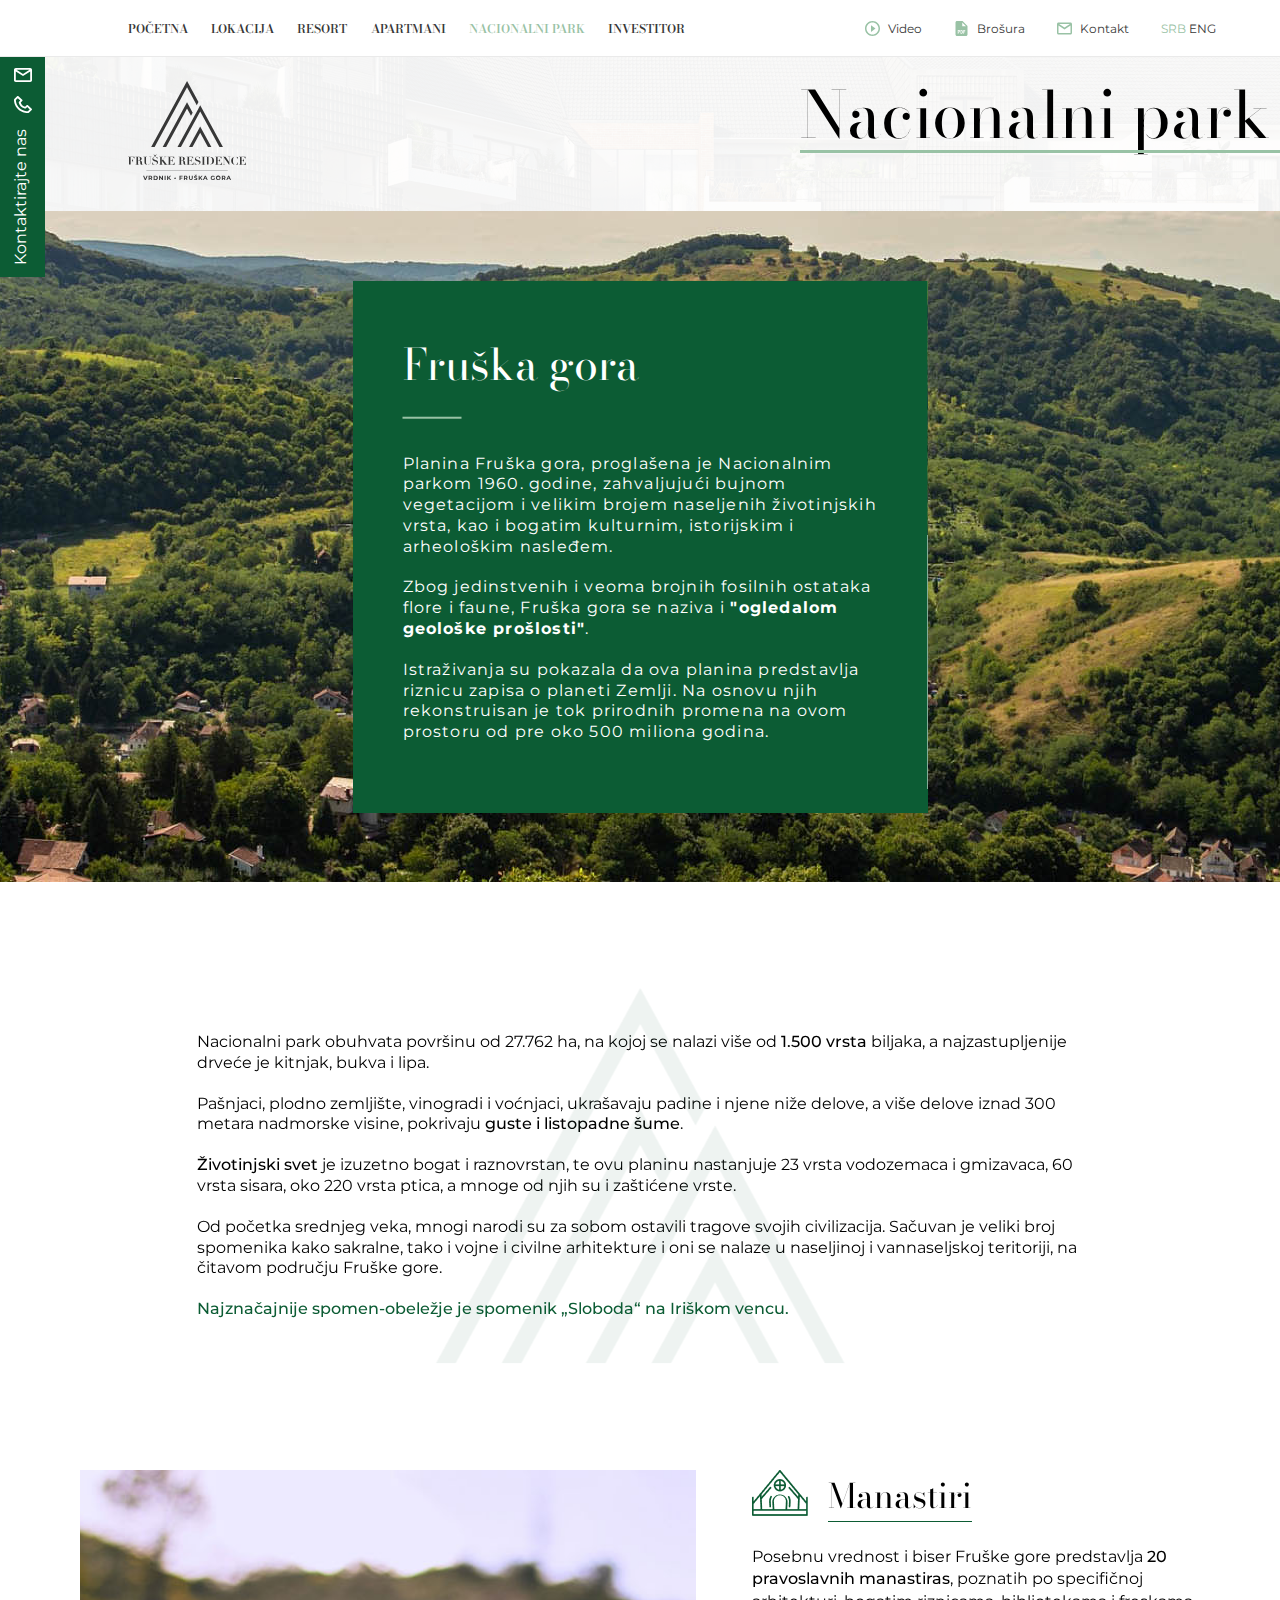
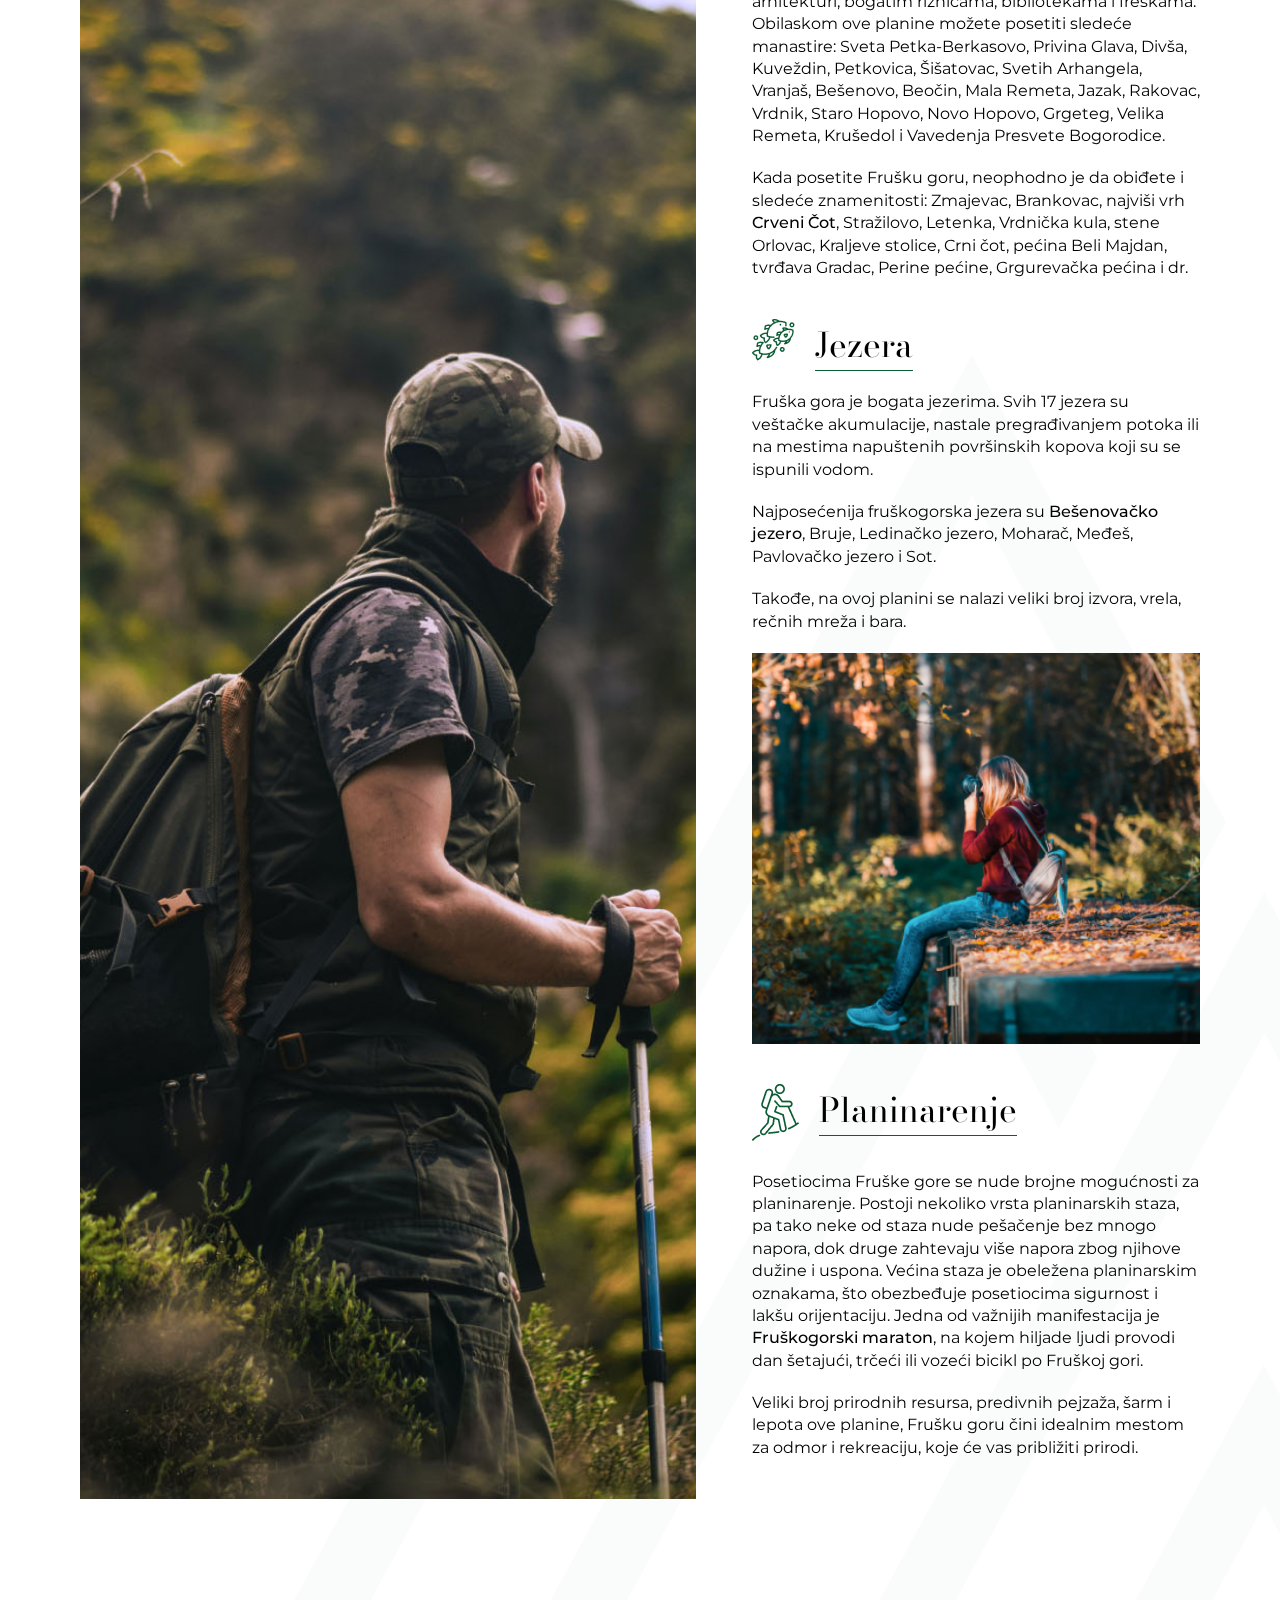
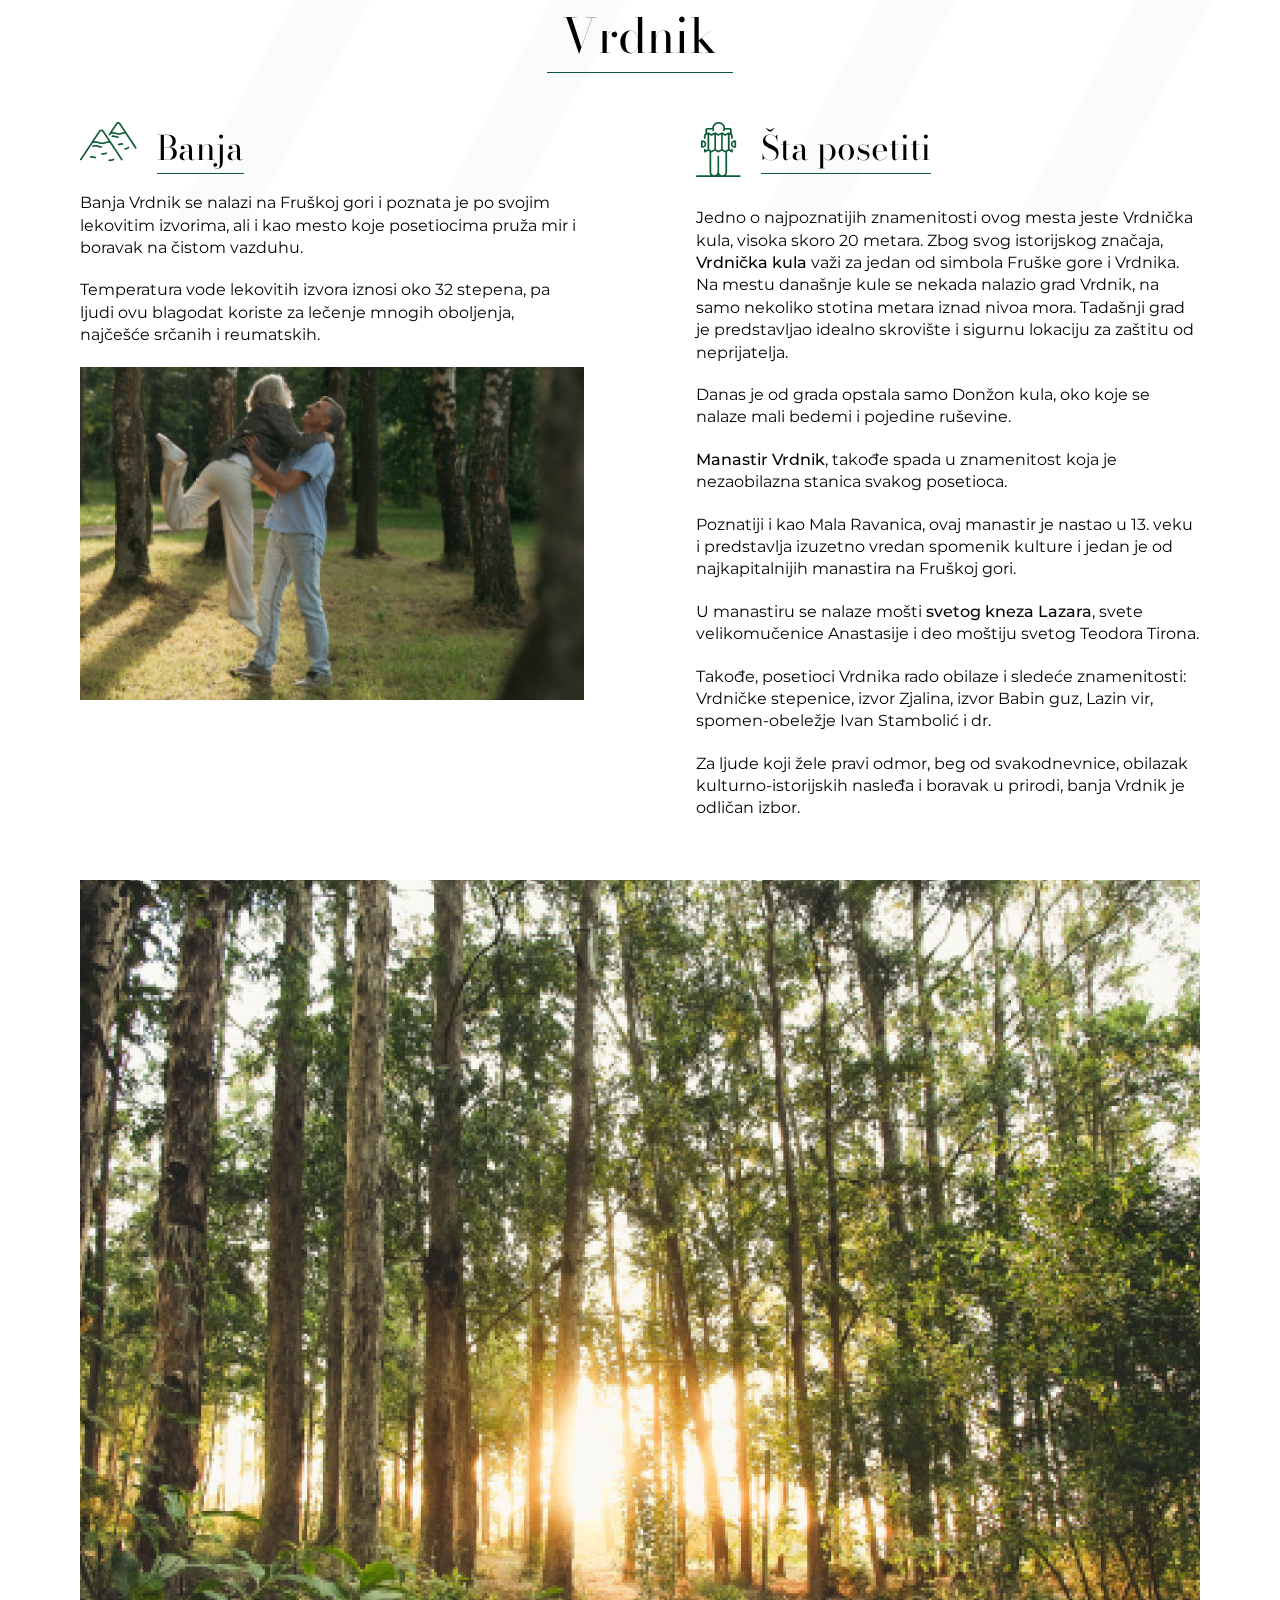
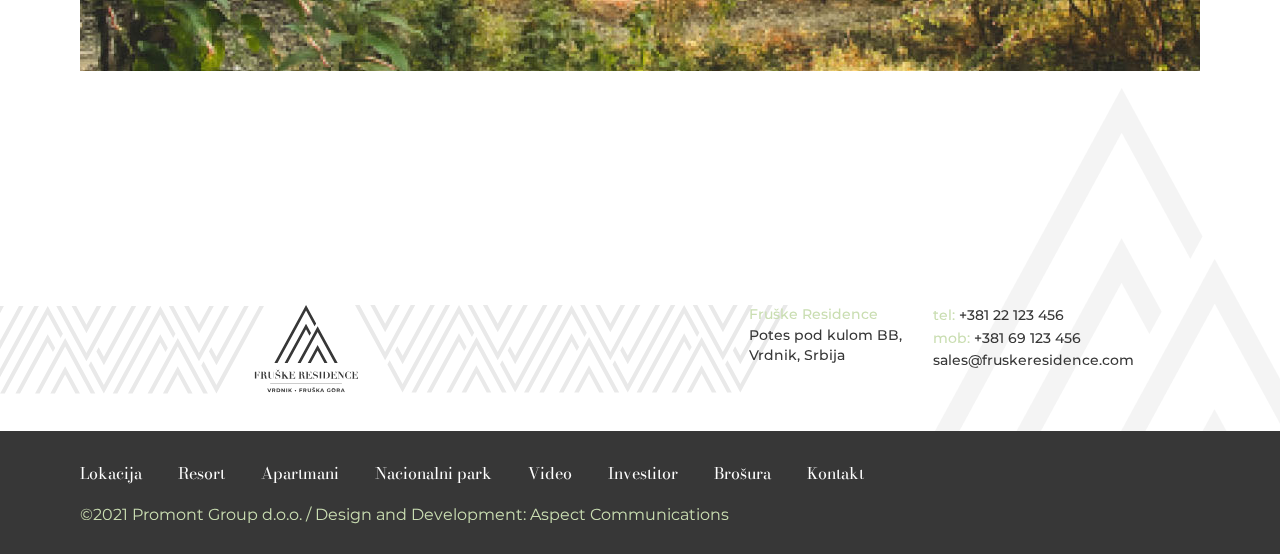
<file: nacionalniPark.html>
<!DOCTYPE html>
<html lang="en">
	<head>
		<meta charset="UTF-8" />
		<meta http-equiv="X-UA-Compatible" content="IE=edge" />
		<meta name="viewport" content="width=device-width, initial-scale=1.0" />
		<link
			rel="stylesheet"
			href="https://cdnjs.cloudflare.com/ajax/libs/font-awesome/5.15.3/css/all.min.css"
			integrity="sha512-iBBXm8fW90+nuLcSKlbmrPcLa0OT92xO1BIsZ+ywDWZCvqsWgccV3gFoRBv0z+8dLJgyAHIhR35VZc2oM/gI1w=="
			crossorigin="anonymous"
			referrerpolicy="no-referrer"
		/>
		<link rel="stylesheet" href="css/SmoothScroll.css" />
		<link rel="stylesheet" href="css/style.css" />
		<title>Nacionalni Park</title>
	</head>
	<body>
		<div class="loader">
			<div class="loader_cont">23</div>
		</div>
		<div id="default">
			<div class="hold" id="defualt-hold"></div>
		</div>
		<main>
			<nav>
				<div class="drop_wrapper">
					<div class="mob_logo">
						<img src="assets/mob_logo.svg" alt="" />
						<img src="assets/mob_logo_black.svg" class="logo_mob" alt="" />
					</div>
					<div class="drop_down">
						<a class="link" href="index.html">početna</a>
						<!-- <a class="link" href="projekat.html">o projektu</a> -->
						<a class="link" href="lokacija.html">lokacija</a>
						<a class="link" href="resort.html">resort</a>
						<a class="link" href="apartmani.html">apartmani</a>
						<a class="link active_nav" href="nacionalniPark.html"
							>nacionalni park</a
						>
						<a class="link" href="investitor.html">investitor</a>
					</div>
					<div class="sideNav">
						<div class="icons">
							<div class="nav-item">
								<div class="nav_img">
									<svg
										viewBox="0 0 20 20"
										fill="none"
										xmlns="http://www.w3.org/2000/svg"
									>
										<path
											fill-rule="evenodd"
											clip-rule="evenodd"
											d="M10 0C4.48 0 0 4.48 0 10C0 15.52 4.48 20 10 20C15.52 20 20 15.52 20 10C20 4.48 15.52 0 10 0ZM8 14.5L14 10L8 5.5V14.5ZM2 10C2 14.41 5.59 18 10 18C14.41 18 18 14.41 18 10C18 5.59 14.41 2 10 2C5.59 2 2 5.59 2 10Z"
											fill="#99C2A5"
										/>
									</svg>
								</div>
								<a class="slide-link" href="">Video</a>
							</div>
							<div class="nav-item">
								<div class="nav_img">
									<svg
										viewBox="0 0 16 20"
										fill="none"
										xmlns="http://www.w3.org/2000/svg"
									>
										<path
											d="M3.9393 14.4004H4.58466C4.76358 14.4004 4.90202 14.3375 5 14.2115C5.09798 14.0856 5.14697 13.9025 5.14697 13.6621C5.14697 13.4125 5.09691 13.2145 4.99681 13.068C4.8967 12.9192 4.76251 12.8436 4.59425 12.8413H3.9393V14.4004Z"
											fill="#99C2A5"
										/>
										<path
											d="M7.66454 12.8413V16.1621H7.94569C8.25879 16.1621 8.47923 16.0739 8.60703 15.8977C8.73482 15.7191 8.80192 15.4123 8.80831 14.9773V14.1085C8.80831 13.6415 8.7476 13.3164 8.6262 13.1332C8.50479 12.9478 8.29819 12.8505 8.00639 12.8413H7.66454Z"
											fill="#99C2A5"
										/>
										<path
											fill-rule="evenodd"
											clip-rule="evenodd"
											d="M15.937 6.68L15.9276 6.65196C15.9204 6.62974 15.9132 6.60787 15.904 6.586C15.855 6.48 15.794 6.379 15.708 6.293L9.708 0.293C9.622 0.207 9.521 0.146 9.415 0.0969999C9.39435 0.0873619 9.37273 0.0805616 9.35083 0.0736743C9.34093 0.0705592 9.33096 0.067425 9.321 0.0639999C9.237 0.0359999 9.151 0.018 9.062 0.013C9.05187 0.0120792 9.04238 0.00925 9.03303 0.00646556C9.02208 0.00320239 9.01133 0 9 0H2C0.897 0 0 0.897 0 2V18C0 19.103 0.897 20 2 20H14C15.103 20 16 19.103 16 18V7C16 6.98867 15.9968 6.97792 15.9935 6.96697C15.9907 6.95762 15.9879 6.94813 15.987 6.938C15.982 6.85 15.965 6.764 15.937 6.68ZM9 2V7H14L9 2ZM3.9393 15.2418V17H3V12H4.58466C5.04473 12 5.41108 12.1534 5.68371 12.4602C5.95847 12.7669 6.09585 13.1653 6.09585 13.6552C6.09585 14.1451 5.9606 14.5321 5.6901 14.8159C5.4196 15.0998 5.04473 15.2418 4.5655 15.2418H3.9393ZM6.72524 17V12H7.95527C8.4984 12 8.93078 12.1854 9.2524 12.5563C9.57615 12.9272 9.74121 13.4354 9.7476 14.081V14.8915C9.7476 15.5485 9.58573 16.0648 9.26198 16.4402C8.94036 16.8134 8.49627 17 7.92971 17H6.72524ZM11.3642 14.9602H12.8243V14.1223H11.3642V12.8413H13V12H10.4249V17H11.3642V14.9602Z"
											fill="#99C2A5"
										/>
									</svg>
								</div>
								<a class="slide-link" href="">Brošura</a>
							</div>
							<div class="nav-item">
								<div class="nav_img">
									<svg
										viewBox="0 0 20 16"
										fill="none"
										xmlns="http://www.w3.org/2000/svg"
									>
										<path
											fill-rule="evenodd"
											clip-rule="evenodd"
											d="M0 2C0 0.895431 0.895431 0 2 0H18C19.1046 0 20 0.895431 20 2V14C20 15.1046 19.1046 16 18 16H2C0.895431 16 0 15.1046 0 14V2ZM18 3.8685V14H2V3.86851L10 9.20184L18 3.8685ZM17.1972 2H2.80279L10 6.79814L17.1972 2Z"
											fill="#99C2A5"
										/>
									</svg>
								</div>
								<a class="slide-link" href="">Kontakt</a>
							</div>
						</div>
						<div class="langs">
							<a class="lang active_nav" href="#">SRB</a>
							<a class="lang" href="#">ENG</a>
						</div>
					</div>
				</div>
				<div class="burger active">
					<span></span>
					<span></span>
					<span></span>
				</div>
			</nav>
			<section class="pageHeader national">
				<div class="page_logo">
					<img src="assets/hero_logo.svg" alt="" />
					<img src="assets/mob_logo_black.svg" alt="" class="logo_mob" />
				</div>
				<h2>Nacionalni park</h2>
			</section>

			<section class="national_hero">
				<img src="assets/nacionalni_park/bg_hero.jpg" alt="" />
				<div class="hero_text">
					<h2>Fruška gora</h2>

					<p>
						Planina Fruška gora, proglašena je Nacionalnim parkom 1960. godine,
						zahvaljujući bujnom vegetacijom i velikim brojem naseljenih
						životinjskih vrsta, kao i bogatim kulturnim, istorijskim i
						arheološkim nasleđem.
					</p>

					<p>
						Zbog jedinstvenih i veoma brojnih fosilnih ostataka flore i faune,
						Fruška gora se naziva i <b>"ogledalom geološke prošlosti"</b>.
					</p>
					<p>
						Istraživanja su pokazala da ova planina predstavlja riznicu zapisa o
						planeti Zemlji. Na osnovu njih rekonstruisan je tok prirodnih
						promena na ovom prostoru od pre oko 500 miliona godina.
					</p>
				</div>
			</section>

			<section class="national_text">
				<img src="assets/nacionalni_park/backLogo.png" alt="" />
				<div class="text_wrapper">
					<p>
						Nacionalni park obuhvata površinu od 27.762 ha, na kojoj se nalazi
						više od <span>1.500 vrsta</span> biljaka, a najzastupljenije drveće
						je kitnjak, bukva i lipa.
					</p>
					<p>
						Pašnjaci, plodno zemljište, vinogradi i voćnjaci, ukrašavaju padine
						i njene niže delove, a više delove iznad 300 metara nadmorske
						visine, pokrivaju <span>guste i listopadne šume</span>.
					</p>
					<p>
						<span>Životinjski svet</span> je izuzetno bogat i raznovrstan, te
						ovu planinu nastanjuje 23 vrsta vodozemaca i gmizavaca, 60 vrsta
						sisara, oko 220 vrsta ptica, a mnoge od njih su i zaštićene vrste.
					</p>
					<p>
						Od početka srednjeg veka, mnogi narodi su za sobom ostavili tragove
						svojih civilizacija. Sačuvan je veliki broj spomenika kako sakralne,
						tako i vojne i civilne arhitekture i oni se nalaze u naseljinoj i
						vannaseljskoj teritoriji, na čitavom području Fruške gore.
					</p>
					<p class="accs">
						Najznačajnije spomen-obeležje je spomenik „Sloboda“ na Iriškom
						vencu.
					</p>
				</div>
			</section>

			<div class="container activ_cont">
				<section class="activities">
					<div class="gigant_logo">
						<img src="assets/nacionalni_park/logo_giant.png" alt="" />
					</div>
					<div class="act_left">
						<img src="assets/nacionalni_park/nacionalni_park_1.jpg" alt="" />
					</div>
					<div class="act_right">
						<article class="act_article">
							<hgroup class="act_hg">
								<img src="assets/nacionalni_park/park_icon_1.png" alt="" />
								<h2>Manastiri</h2>
							</hgroup>
							<p>
								Posebnu vrednost i biser Fruške gore predstavlja
								<span>20 pravoslavnih manastiras</span>, poznatih po specifičnoj
								arhitekturi, bogatim riznicama, bibliotekama i freskama.
								Obilaskom ove planine možete posetiti sledeće manastire: Sveta
								Petka-Berkasovo, Privina Glava, Divša, Kuveždin, Petkovica,
								Šišatovac, Svetih Arhangela, Vranjaš, Bešenovo, Beočin, Mala
								Remeta, Jazak, Rakovac, Vrdnik, Staro Hopovo, Novo Hopovo,
								Grgeteg, Velika Remeta, Krušedol i Vavedenja Presvete
								Bogorodice.
							</p>
							<p>
								Kada posetite Frušku goru, neophodno je da obiđete i sledeće
								znamenitosti: Zmajevac, Brankovac, najviši vrh
								<span>Crveni Čot</span>, Stražilovo, Letenka, Vrdnička kula,
								stene Orlovac, Kraljeve stolice, Crni čot, pećina Beli Majdan,
								tvrđava Gradac, Perine pećine, Grgurevačka pećina i dr.
							</p>
						</article>
						<article class="act_article">
							<div class="act_text">
								<hgroup class="act_hg">
									<img src="assets/nacionalni_park/park_icon_2.png" alt="" />
									<h2>Jezera</h2>
								</hgroup>
								<p>
									Fruška gora je bogata jezerima. Svih 17 jezera su veštačke
									akumulacije, nastale pregrađivanjem potoka ili na mestima
									napuštenih površinskih kopova koji su se ispunili vodom.
								</p>
								<p>
									Najposećenija fruškogorska jezera su
									<span>Bešenovačko jezero</span>, Bruje, Ledinačko jezero,
									Moharač, Međeš, Pavlovačko jezero i Sot.
								</p>
								<p>
									Takođe, na ovoj planini se nalazi veliki broj izvora, vrela,
									rečnih mreža i bara.
								</p>
							</div>
							<div class="img_wrapper">
								<img src="assets/nacionalni_park/article_1.jpg" alt="" />
							</div>
						</article>
						<article class="act_article">
							<hgroup class="act_hg">
								<img src="assets/nacionalni_park/park_icon_3.png" alt="" />
								<h2>Planinarenje</h2>
							</hgroup>
							<p>
								Posetiocima Fruške gore se nude brojne mogućnosti za
								planinarenje. Postoji nekoliko vrsta planinarskih staza, pa tako
								neke od staza nude pešačenje bez mnogo napora, dok druge
								zahtevaju više napora zbog njihove dužine i uspona. Većina staza
								je obeležena planinarskim oznakama, što obezbeđuje posetiocima
								sigurnost i lakšu orijentaciju. Jedna od važnijih manifestacija
								je
								<span>Fruškogorski maraton</span>, na kojem hiljade ljudi
								provodi dan šetajući, trčeći ili vozeći bicikl po Fruškoj gori.
							</p>
							<p>
								Veliki broj prirodnih resursa, predivnih pejzaža, šarm i lepota
								ove planine, Frušku goru čini idealnim mestom za odmor i
								rekreaciju, koje će vas približiti prirodi.
							</p>
						</article>
					</div>
				</section>
				<section class="vrdnik">
					<hgroup><h2>Vrdnik</h2></hgroup>
					<div class="vrdnik_wrapper">
						<article class="act_article">
							<hgroup class="act_hg">
								<img src="assets/nacionalni_park/park_icon_4.png" alt="" />
								<h2>Banja</h2>
							</hgroup>
							<p>
								Banja Vrdnik se nalazi na Fruškoj gori i poznata je po svojim
								lekovitim izvorima, ali i kao mesto koje posetiocima pruža mir i
								boravak na čistom vazduhu.
							</p>
							<p>
								Temperatura vode lekovitih izvora iznosi oko 32 stepena, pa
								ljudi ovu blagodat koriste za lečenje mnogih oboljenja, najčešće
								srčanih i reumatskih.
							</p>
							<div class="img_wrapper">
								<img src="assets/nacionalni_park/article_2.jpg" alt="" />
							</div>
						</article>
						<article class="act_article">
							<hgroup class="act_hg">
								<img src="assets/nacionalni_park/park_icon_5.png" alt="" />
								<h2>Šta posetiti</h2>
							</hgroup>
							<p>
								Jedno o najpoznatijih znamenitosti ovog mesta jeste Vrdnička
								kula, visoka skoro 20 metara. Zbog svog istorijskog značaja,
								<span>Vrdnička kula</span> važi za jedan od simbola Fruške gore
								i Vrdnika. Na mestu današnje kule se nekada nalazio grad Vrdnik,
								na samo nekoliko stotina metara iznad nivoa mora. Tadašnji grad
								je predstavljao idealno skrovište i sigurnu lokaciju za zaštitu
								od neprijatelja.
							</p>
							<p>
								Danas je od grada opstala samo Donžon kula, oko koje se nalaze
								mali bedemi i pojedine ruševine.
							</p>
							<p>
								<span>Manastir Vrdnik</span>, takođe spada u znamenitost koja je
								nezaobilazna stanica svakog posetioca.
							</p>
							<p>
								Poznatiji i kao Mala Ravanica, ovaj manastir je nastao u 13.
								veku i predstavlja izuzetno vredan spomenik kulture i jedan je
								od najkapitalnijih manastira na Fruškoj gori.
							</p>
							<p>
								U manastiru se nalaze mošti <span>svetog kneza Lazara</span>,
								svete velikomučenice Anastasije i deo moštiju svetog Teodora
								Tirona.
							</p>
							<p>
								Takođe, posetioci Vrdnika rado obilaze i sledeće znamenitosti:
								Vrdničke stepenice, izvor Zjalina, izvor Babin guz, Lazin vir,
								spomen-obeležje Ivan Stambolić i dr.
							</p>
							<p>
								Za ljude koji žele pravi odmor, beg od svakodnevnice, obilazak
								kulturno-istorijskih nasleđa i boravak u prirodi, banja Vrdnik
								je odličan izbor.
							</p>
						</article>
						<article class="act_article">
							<div class="img_wrapper">
								<img src="assets/nacionalni_park/article_3.jpg" alt="" />
							</div>
						</article>
					</div>
				</section>
			</div>

			<!-- FOOTER -->
			<footer>
				<div class="footer_top">
					<div class="footer_wrapper">
						<div class="footer_logo_1">
							<img class="logo_1" src="assets/footer/Logo bottom.svg" alt="" />
							<img class="logo_2" src="assets/mob_logo_black.svg" alt="" />
						</div>
						<div class="footer_contact">
							<address>
								<span>Fruške Residence</span> <br />
								Potes pod kulom BB, <br />
								Vrdnik, Srbija
							</address>
							<div class="contact">
								<a href="tel:+381 22 123 456"
									><span>tel: </span>+381 22 123 456</a
								>
								<br />
								<a href="tel:+381 69 123 456"
									><span>mob: </span> +381 69 123 456</a
								>
								<br />
								<a href="mailto:sales@fruskeresidence.com"
									>sales@fruskeresidence.com</a
								>
							</div>
						</div>
						<div class="footer_socials">
							<a href="#"><i class="fab fa-facebook"></i></a>
							<a href="#"><i class="fab fa-instagram"></i></a>
						</div>
					</div>
				</div>
				<div class="footer_logo_2">
					<img src="assets/footer/footer_logo_big.png" alt="" />
				</div>
				<div class="footer_bottom">
					<div class="container">
						<div class="footer_socials">
							<a href="#"><i class="fab fa-facebook"></i></a>
							<a href="#"><i class="fab fa-instagram"></i></a>
						</div>

						<ul>
							<!-- <li><a href="projekat.html">O projektu</a></li> -->
							<li><a href="lokacija.html">Lokacija</a></li>
							<li><a href="resort.html">Resort</a></li>
							<li><a href="apartmani.html">Apartmani</a></li>
							<li><a href="nacionalniPark.html">Nacionalni park</a></li>
							<li><a href="#">Video</a></li>
							<li><a href="investitor.html">Investitor</a></li>
							<li><a href="#">Brošura</a></li>
							<li><a href="kontakt.html">Kontakt</a></li>
						</ul>
						<p class="copyRight">
							<span>&copy;2021 Promont Group d.o.o.</span> <span>/</span>
							<span>Design and Development: Aspect Communications</span>
						</p>
					</div>
				</div>
			</footer>
			<div class="contact_badge">
				<div class="contact-wrapper">
					<a href="kontakt.html" class="contact-text">Kontaktirajte nas</a>
					<a href="#" class="mail"
						><img src="assets/icons/mail_white.svg" alt=""
					/></a>
					<a href="#" class="phone"
						><img src="assets/icons/phone.svg" alt=""
					/></a>
				</div>
			</div>
		</main>

		<script src="js/main.js"></script>
	</body>
</html>
</file>
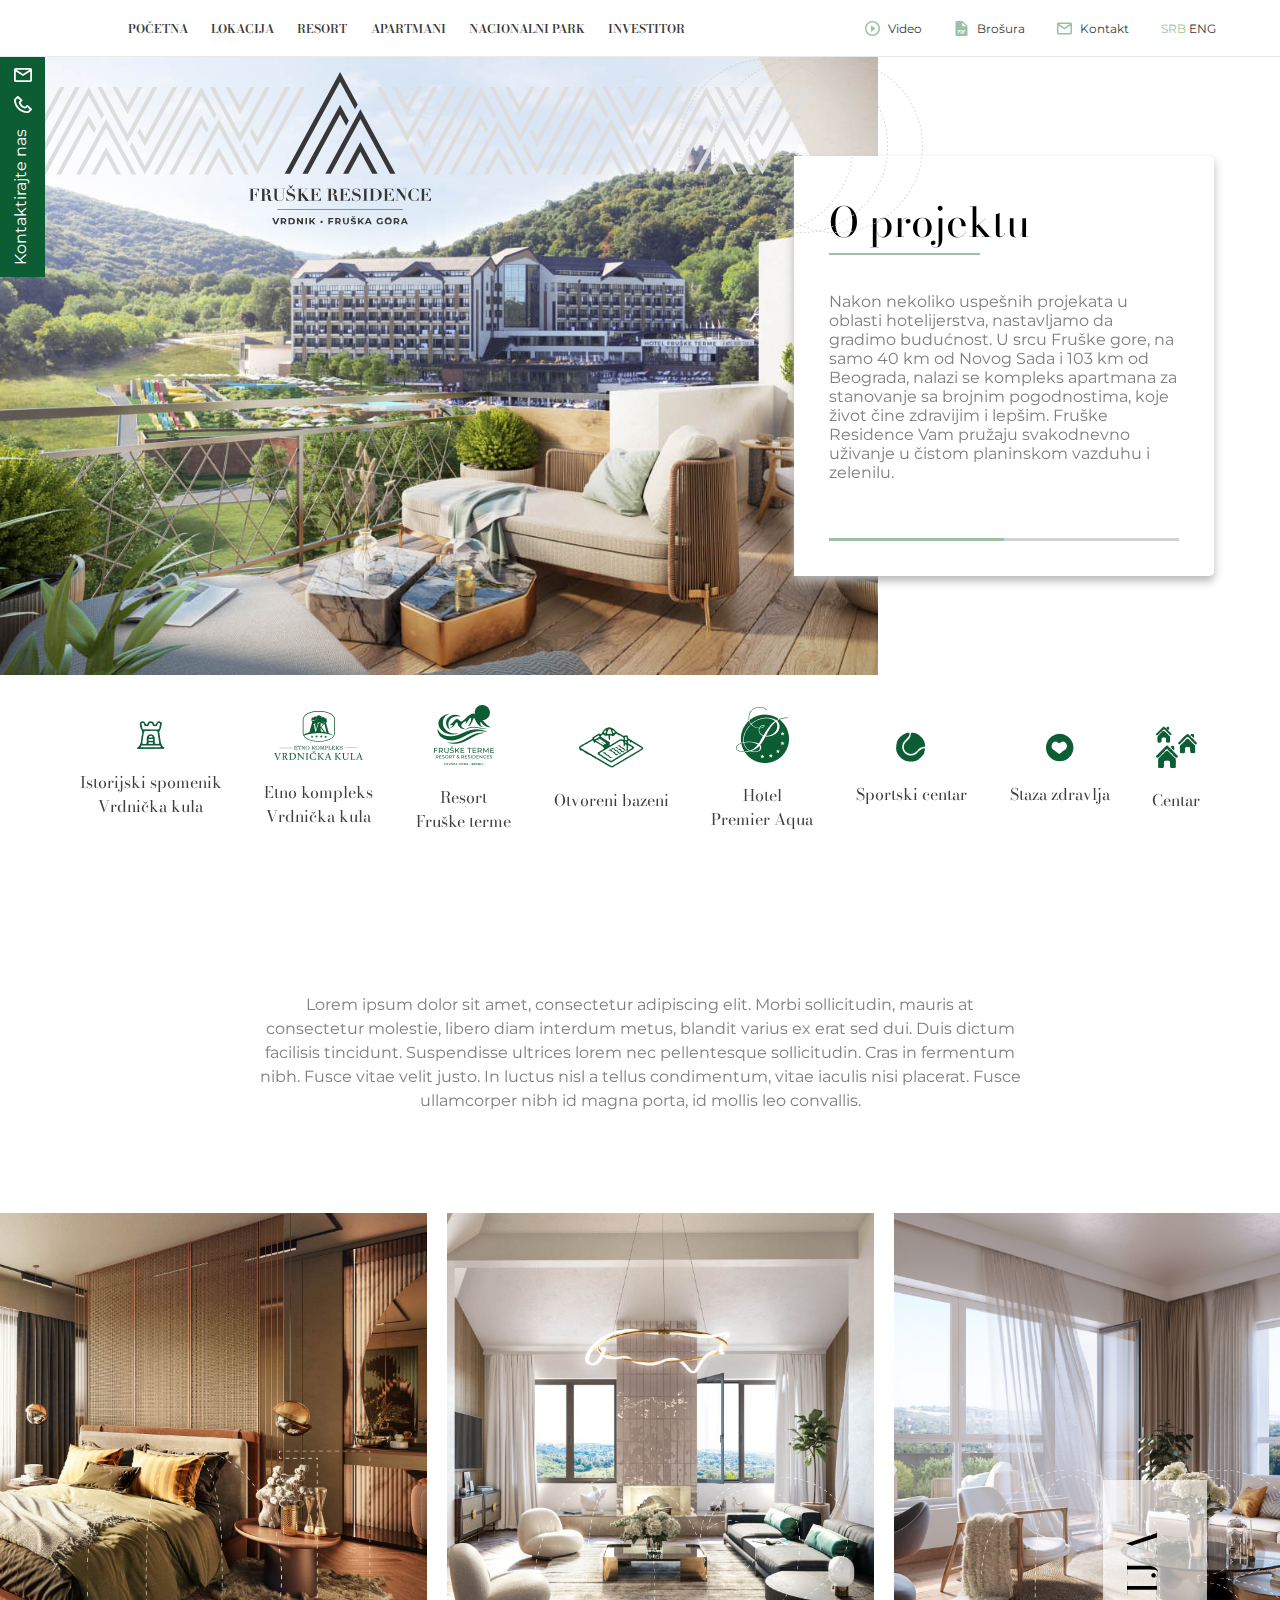
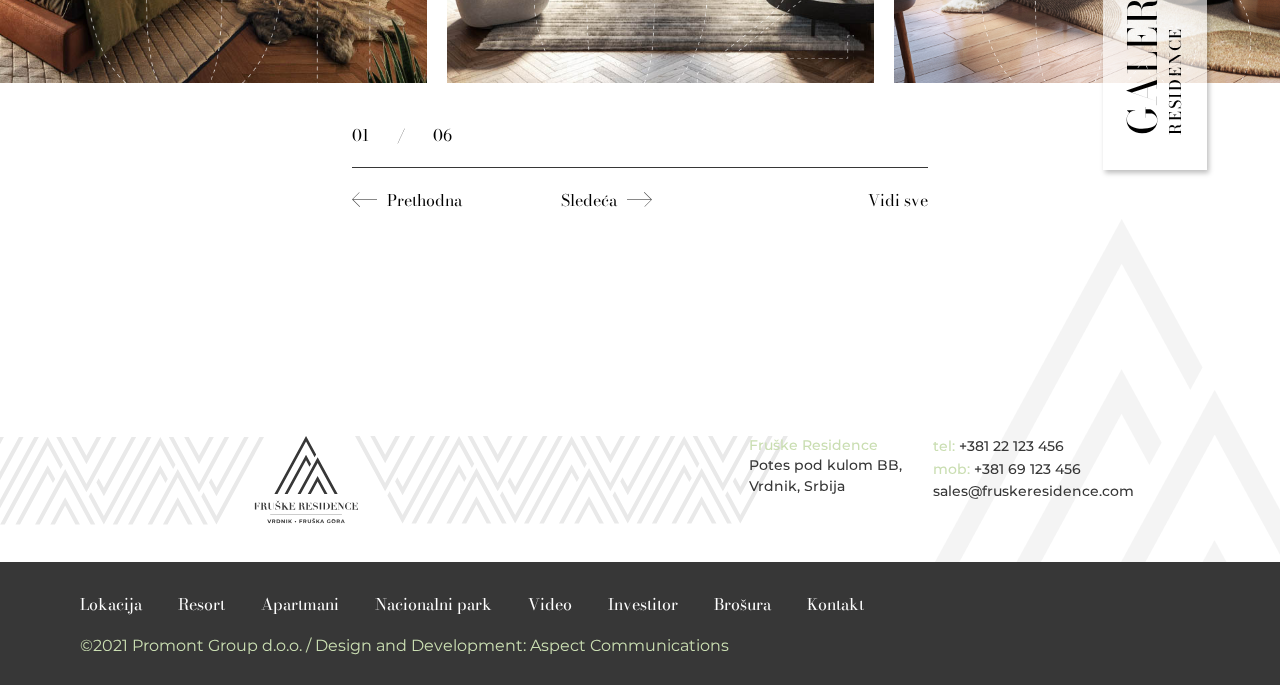
<file: projekat.html>
<!DOCTYPE html>
<html lang="en">
	<head>
		<meta charset="UTF-8" />
		<meta http-equiv="X-UA-Compatible" content="IE=edge" />
		<meta name="viewport" content="width=device-width, initial-scale=1.0" />
		<link
			rel="stylesheet"
			href="https://cdnjs.cloudflare.com/ajax/libs/font-awesome/5.15.3/css/all.min.css"
			integrity="sha512-iBBXm8fW90+nuLcSKlbmrPcLa0OT92xO1BIsZ+ywDWZCvqsWgccV3gFoRBv0z+8dLJgyAHIhR35VZc2oM/gI1w=="
			crossorigin="anonymous"
			referrerpolicy="no-referrer"
		/>
		<link rel="stylesheet" href="css/style.css" />
		<title>Document</title>
	</head>
	<body>
		<div class="loader">
			<div class="loader_cont">23</div>
		</div>
		<div id="default">
			<div class="hold" id="defualt-hold"></div>
		</div>
		<main>
			<nav>
				<div class="drop_wrapper">
					<div class="mob_logo">
						<img src="assets/mob_logo.svg" alt="" />
					</div>
					<div class="drop_down">
						<a class="link" href="index.html">početna</a>
						<!-- <a class="link active_nav" href="projekat.html">o projektu</a> -->
						<a class="link" href="lokacija.html">lokacija</a>
						<a class="link" href="resort.html">resort</a>
						<a class="link" href="apartmani.html">apartmani</a>
						<a class="link" href="nacionalniPark.html">nacionalni park</a>
						<a class="link" href="investitor.html">investitor</a>
					</div>
					<div class="sideNav">
						<div class="icons">
							<div class="nav-item">
								<div class="nav_img">
									<svg
										viewBox="0 0 20 20"
										fill="none"
										xmlns="http://www.w3.org/2000/svg"
									>
										<path
											fill-rule="evenodd"
											clip-rule="evenodd"
											d="M10 0C4.48 0 0 4.48 0 10C0 15.52 4.48 20 10 20C15.52 20 20 15.52 20 10C20 4.48 15.52 0 10 0ZM8 14.5L14 10L8 5.5V14.5ZM2 10C2 14.41 5.59 18 10 18C14.41 18 18 14.41 18 10C18 5.59 14.41 2 10 2C5.59 2 2 5.59 2 10Z"
											fill="#99C2A5"
										/>
									</svg>
								</div>
								<a class="slide-link" href="">Video</a>
							</div>
							<div class="nav-item">
								<div class="nav_img">
									<svg
										viewBox="0 0 16 20"
										fill="none"
										xmlns="http://www.w3.org/2000/svg"
									>
										<path
											d="M3.9393 14.4004H4.58466C4.76358 14.4004 4.90202 14.3375 5 14.2115C5.09798 14.0856 5.14697 13.9025 5.14697 13.6621C5.14697 13.4125 5.09691 13.2145 4.99681 13.068C4.8967 12.9192 4.76251 12.8436 4.59425 12.8413H3.9393V14.4004Z"
											fill="#99C2A5"
										/>
										<path
											d="M7.66454 12.8413V16.1621H7.94569C8.25879 16.1621 8.47923 16.0739 8.60703 15.8977C8.73482 15.7191 8.80192 15.4123 8.80831 14.9773V14.1085C8.80831 13.6415 8.7476 13.3164 8.6262 13.1332C8.50479 12.9478 8.29819 12.8505 8.00639 12.8413H7.66454Z"
											fill="#99C2A5"
										/>
										<path
											fill-rule="evenodd"
											clip-rule="evenodd"
											d="M15.937 6.68L15.9276 6.65196C15.9204 6.62974 15.9132 6.60787 15.904 6.586C15.855 6.48 15.794 6.379 15.708 6.293L9.708 0.293C9.622 0.207 9.521 0.146 9.415 0.0969999C9.39435 0.0873619 9.37273 0.0805616 9.35083 0.0736743C9.34093 0.0705592 9.33096 0.067425 9.321 0.0639999C9.237 0.0359999 9.151 0.018 9.062 0.013C9.05187 0.0120792 9.04238 0.00925 9.03303 0.00646556C9.02208 0.00320239 9.01133 0 9 0H2C0.897 0 0 0.897 0 2V18C0 19.103 0.897 20 2 20H14C15.103 20 16 19.103 16 18V7C16 6.98867 15.9968 6.97792 15.9935 6.96697C15.9907 6.95762 15.9879 6.94813 15.987 6.938C15.982 6.85 15.965 6.764 15.937 6.68ZM9 2V7H14L9 2ZM3.9393 15.2418V17H3V12H4.58466C5.04473 12 5.41108 12.1534 5.68371 12.4602C5.95847 12.7669 6.09585 13.1653 6.09585 13.6552C6.09585 14.1451 5.9606 14.5321 5.6901 14.8159C5.4196 15.0998 5.04473 15.2418 4.5655 15.2418H3.9393ZM6.72524 17V12H7.95527C8.4984 12 8.93078 12.1854 9.2524 12.5563C9.57615 12.9272 9.74121 13.4354 9.7476 14.081V14.8915C9.7476 15.5485 9.58573 16.0648 9.26198 16.4402C8.94036 16.8134 8.49627 17 7.92971 17H6.72524ZM11.3642 14.9602H12.8243V14.1223H11.3642V12.8413H13V12H10.4249V17H11.3642V14.9602Z"
											fill="#99C2A5"
										/>
									</svg>
								</div>
								<a class="slide-link" href="">Brošura</a>
							</div>
							<div class="nav-item">
								<div class="nav_img">
									<svg
										viewBox="0 0 20 16"
										fill="none"
										xmlns="http://www.w3.org/2000/svg"
									>
										<path
											fill-rule="evenodd"
											clip-rule="evenodd"
											d="M0 2C0 0.895431 0.895431 0 2 0H18C19.1046 0 20 0.895431 20 2V14C20 15.1046 19.1046 16 18 16H2C0.895431 16 0 15.1046 0 14V2ZM18 3.8685V14H2V3.86851L10 9.20184L18 3.8685ZM17.1972 2H2.80279L10 6.79814L17.1972 2Z"
											fill="#99C2A5"
										/>
									</svg>
								</div>
								<a class="slide-link" href="">Kontakt</a>
							</div>
						</div>
						<div class="langs">
							<a class="lang active_nav" href="#">SRB</a>
							<a class="lang" href="#">ENG</a>
						</div>
					</div>
				</div>
				<div class="burger active">
					<span></span>
					<span></span>
					<span></span>
				</div>
			</nav>

			<section class="project_header" id="priject_header">
				<article class="left">
					<div class="project_logo">
						<svg
							width="828"
							height="153"
							viewBox="0 0 828 153"
							fill="none"
							xmlns="http://www.w3.org/2000/svg"
						>
							<g style="mix-blend-mode: multiply">
								<path
									d="M111.931 61.1238L114.219 56.9356L106.706 43.1685L74.4553 102.385H79.0322L106.706 51.5318L111.931 61.1238Z"
									fill="#dddddd"
								/>
								<path
									d="M119.603 47.0395L121.892 42.8381L106.732 15L59.1635 102.385H63.7404L106.732 23.3897L119.603 47.0395Z"
									fill="#dddddd"
								/>
								<path
									d="M109.352 102.385H113.915L124.154 83.5844L134.406 102.385H138.97L124.141 75.2079L109.352 102.385Z"
									fill="#dddddd"
								/>
								<path
									d="M124.18 47.0528V47.066L124.167 47.0396L121.892 51.2278L121.905 51.241L94.0597 102.385H98.6235L124.18 55.4425L149.724 102.385H154.288H154.301L124.18 47.0528Z"
									fill="#dddddd"
								/>
								<path
									d="M-0.650616 61.1238L1.63788 56.9356L-5.87578 43.1685L-38.1263 102.385H-33.5494L-5.87578 51.5318L-0.650616 61.1238Z"
									fill="#dddddd"
								/>
								<path
									d="M7.02183 47.0395L9.31032 42.8381L-5.8493 15L-53.4182 102.385H-48.8412L-5.8493 23.3897L7.02183 47.0395Z"
									fill="#dddddd"
								/>
								<path
									d="M-3.23016 102.385H1.33359L11.5723 83.5844L21.8242 102.385H26.388L11.5591 75.2079L-3.23016 102.385Z"
									fill="#dddddd"
								/>
								<path
									d="M11.5988 47.0528V47.066L11.5856 47.0396L9.31033 51.2278L9.32356 51.241L-18.522 102.385H-13.9582L11.5988 55.4425L37.1426 102.385H41.7064H41.7196L11.5988 47.0528Z"
									fill="#dddddd"
								/>
								<path
									d="M224.513 61.1238L226.801 56.9356L219.288 43.1685L187.037 102.385H191.614L219.288 51.5318L224.513 61.1238Z"
									fill="#dddddd"
								/>
								<path
									d="M232.185 47.0395L234.474 42.8381L219.314 15L171.745 102.385H176.322L219.314 23.3897L232.185 47.0395Z"
									fill="#dddddd"
								/>
								<path
									d="M221.933 102.385H226.497L236.736 83.5844L246.988 102.385H251.551L236.722 75.2079L221.933 102.385Z"
									fill="#dddddd"
								/>
								<path
									d="M236.762 47.0528V47.066L236.749 47.0396L234.474 51.2278L234.487 51.241L206.641 102.385H211.205L236.762 55.4425L262.306 102.385H266.87H266.883L236.762 47.0528Z"
									fill="#dddddd"
								/>
								<path
									d="M157.651 56.2618L155.362 60.4501L162.876 74.2172L195.126 15.0002L190.549 15.0002L162.876 65.8538L157.651 56.2618Z"
									fill="#dddddd"
								/>
								<path
									d="M149.978 70.3459L147.69 74.5474L162.849 102.385L210.418 15.0001L205.841 15.0001L162.849 93.9958L149.978 70.3459Z"
									fill="#dddddd"
								/>
								<path
									d="M160.23 15.0002L155.666 15.0002L145.428 33.8011L135.176 15.0002L130.612 15.0002L145.441 42.1776L160.23 15.0002Z"
									fill="#dddddd"
								/>
								<path
									d="M145.401 70.3327L145.401 70.3195L145.414 70.3459L147.69 66.1577L147.676 66.1445L175.522 15.0001L170.958 15.0001L145.401 61.943L119.857 15.0001L115.294 15.0001L115.28 15.0001L145.401 70.3327Z"
									fill="#dddddd"
								/>
								<path
									d="M45.069 56.2618L42.7805 60.4501L50.2942 74.2172L82.5447 15.0002L77.9678 15.0002L50.2942 65.8538L45.069 56.2618Z"
									fill="#dddddd"
								/>
								<path
									d="M37.3965 70.3459L35.108 74.5474L50.2676 102.385L97.8366 15.0001L93.2596 15.0001L50.2676 93.9958L37.3965 70.3459Z"
									fill="#dddddd"
								/>
								<path
									d="M47.6485 15.0002L43.0847 15.0002L32.8461 33.8011L22.5941 15.0002L18.0304 15.0002L32.8593 42.1776L47.6485 15.0002Z"
									fill="#dddddd"
								/>
								<path
									d="M32.8195 70.3327L32.8195 70.3195L32.8327 70.3459L35.108 66.1577L35.0948 66.1445L62.9403 15.0001L58.3766 15.0001L32.8195 61.943L7.2757 15.0001L2.71193 15.0001L2.69871 15.0001L32.8195 70.3327Z"
									fill="#dddddd"
								/>
								<path
									d="M270.232 56.2618L267.944 60.4501L275.458 74.2172L307.708 15.0002L303.131 15.0002L275.458 65.8538L270.232 56.2618Z"
									fill="#dddddd"
								/>
								<path
									d="M262.56 70.3459L260.271 74.5474L275.431 102.385L323 15.0001L318.423 15.0001L275.431 93.9958L262.56 70.3459Z"
									fill="#dddddd"
								/>
								<path
									d="M272.812 15.0002L268.248 15.0002L258.01 33.8011L247.758 15.0002L243.194 15.0002L258.023 42.1776L272.812 15.0002Z"
									fill="#dddddd"
								/>
								<path
									d="M257.983 70.3327L257.983 70.3195L257.996 70.3459L260.271 66.1577L260.258 66.1445L288.104 15.0001L283.54 15.0001L257.983 61.943L232.439 15.0001L227.875 15.0001L227.862 15.0001L257.983 70.3327Z"
									fill="#dddddd"
								/>
							</g>
							<g style="mix-blend-mode: multiply">
								<path
									d="M616.814 61.1238L619.103 56.9356L611.589 43.1685L579.338 102.385H583.915L611.589 51.5318L616.814 61.1238Z"
									fill="#dddddd"
								/>
								<path
									d="M624.486 47.0395L626.775 42.8381L611.615 15L564.046 102.385H568.623L611.615 23.3897L624.486 47.0395Z"
									fill="#dddddd"
								/>
								<path
									d="M614.235 102.385H618.798L629.037 83.5844L639.289 102.385H643.853L629.024 75.2079L614.235 102.385Z"
									fill="#dddddd"
								/>
								<path
									d="M629.063 47.0528V47.066L629.05 47.0396L626.775 51.2278L626.788 51.241L598.943 102.385H603.506L629.063 55.4425L654.607 102.385H659.171H659.184L629.063 47.0528Z"
									fill="#dddddd"
								/>
								<path
									d="M504.232 61.1238L506.521 56.9356L499.007 43.1685L466.757 102.385H471.334L499.007 51.5318L504.232 61.1238Z"
									fill="#dddddd"
								/>
								<path
									d="M511.905 47.0395L514.193 42.8381L499.034 15L451.465 102.385H456.042L499.034 23.3897L511.905 47.0395Z"
									fill="#dddddd"
								/>
								<path
									d="M501.653 102.385H506.217L516.455 83.5844L526.707 102.385H531.271L516.442 75.2079L501.653 102.385Z"
									fill="#dddddd"
								/>
								<path
									d="M516.482 47.0528V47.066L516.469 47.0396L514.193 51.2278L514.206 51.241L486.361 102.385H490.925L516.482 55.4425L542.026 102.385H546.589H546.603L516.482 47.0528Z"
									fill="#dddddd"
								/>
								<path
									d="M729.396 61.1238L731.684 56.9356L724.171 43.1685L691.92 102.385H696.497L724.171 51.5318L729.396 61.1238Z"
									fill="#dddddd"
								/>
								<path
									d="M737.068 47.0395L739.357 42.8381L724.197 15L676.628 102.385H681.205L724.197 23.3897L737.068 47.0395Z"
									fill="#dddddd"
								/>
								<path
									d="M726.816 102.385H731.38L741.619 83.5844L751.871 102.385H756.434L741.605 75.2079L726.816 102.385Z"
									fill="#dddddd"
								/>
								<path
									d="M741.645 47.0528V47.066L741.632 47.0396L739.357 51.2278L739.37 51.241L711.524 102.385H716.088L741.645 55.4425L767.189 102.385H771.753H771.766L741.645 47.0528Z"
									fill="#dddddd"
								/>
								<path
									d="M437.37 56.2618L435.082 60.4501L442.595 74.2172L474.846 15.0002L470.269 15.0002L442.595 65.8538L437.37 56.2618Z"
									fill="#dddddd"
								/>
								<path
									d="M429.698 70.3459L427.409 74.5474L442.569 102.385L490.138 15.0001L485.561 15.0001L442.569 93.9958L429.698 70.3459Z"
									fill="#dddddd"
								/>
								<path
									d="M439.95 15.0002L435.386 15.0002L425.147 33.8011L414.895 15.0002L410.332 15.0002L425.161 42.1776L439.95 15.0002Z"
									fill="#dddddd"
								/>
								<path
									d="M425.121 70.3327L425.121 70.3195L425.134 70.3459L427.409 66.1577L427.396 66.1445L455.242 15.0001L450.678 15.0001L425.121 61.943L399.577 15.0001L395.013 15.0001L395 15.0001L425.121 70.3327Z"
									fill="#dddddd"
								/>
								<path
									d="M662.534 56.2618L660.245 60.4501L667.759 74.2172L700.009 15.0002L695.432 15.0002L667.759 65.8538L662.534 56.2618Z"
									fill="#dddddd"
								/>
								<path
									d="M654.861 70.3459L652.573 74.5474L667.732 102.385L715.301 15.0001L710.724 15.0001L667.732 93.9958L654.861 70.3459Z"
									fill="#dddddd"
								/>
								<path
									d="M665.113 15.0002L660.549 15.0002L650.311 33.8011L640.059 15.0002L635.495 15.0002L650.324 42.1776L665.113 15.0002Z"
									fill="#dddddd"
								/>
								<path
									d="M650.284 70.3327L650.284 70.3195L650.297 70.3459L652.573 66.1577L652.559 66.1445L680.405 15.0001L675.841 15.0001L650.284 61.943L624.74 15.0001L620.177 15.0001L620.163 15.0001L650.284 70.3327Z"
									fill="#dddddd"
								/>
								<path
									d="M549.952 56.2618L547.663 60.4501L555.177 74.2172L587.428 15.0002L582.851 15.0002L555.177 65.8538L549.952 56.2618Z"
									fill="#dddddd"
								/>
								<path
									d="M542.28 70.3459L539.991 74.5474L555.151 102.385L602.72 15.0001L598.143 15.0001L555.151 93.9958L542.28 70.3459Z"
									fill="#dddddd"
								/>
								<path
									d="M552.531 15.0002L547.968 15.0002L537.729 33.8011L527.477 15.0002L522.913 15.0002L537.742 42.1776L552.531 15.0002Z"
									fill="#dddddd"
								/>
								<path
									d="M537.703 70.3327L537.703 70.3195L537.716 70.3459L539.991 66.1577L539.978 66.1445L567.823 15.0001L563.26 15.0001L537.703 61.943L512.159 15.0001L507.595 15.0001L507.582 15.0001L537.703 70.3327Z"
									fill="#dddddd"
								/>
								<path
									d="M775.115 56.2618L772.827 60.4501L780.341 74.2172L812.591 15.0002L808.014 15.0002L780.341 65.8538L775.115 56.2618Z"
									fill="#dddddd"
								/>
								<path
									d="M767.443 70.3459L765.154 74.5474L780.314 102.385L827.883 15.0001L823.306 15.0001L780.314 93.9958L767.443 70.3459Z"
									fill="#dddddd"
								/>
								<path
									d="M777.695 15.0002L773.131 15.0002L762.892 33.8011L752.641 15.0002L748.077 15.0002L762.906 42.1776L777.695 15.0002Z"
									fill="#dddddd"
								/>
								<path
									d="M762.866 70.3327L762.866 70.3195L762.879 70.3459L765.154 66.1577L765.141 66.1445L792.987 15.0001L788.423 15.0001L762.866 61.943L737.322 15.0001L732.758 15.0001L732.745 15.0001L762.866 70.3327Z"
									fill="#dddddd"
								/>
							</g>
							<g clip-path="url(#clip0_149_2286)">
								<path
									d="M420.847 137.318H295.291V137.748H420.847V137.318Z"
									fill="#373737"
								/>
								<path
									d="M267 117.009V116.763H277.005V119.669H276.79C276.652 119.283 276.477 118.913 276.266 118.562C276.094 118.254 275.876 117.975 275.62 117.732C275.367 117.494 275.069 117.311 274.742 117.194C274.367 117.063 273.97 117 273.573 117.009H271.017V122.451H271.987C272.35 122.464 272.712 122.401 273.049 122.267C273.327 122.164 273.575 121.995 273.773 121.775C273.971 121.534 274.132 121.265 274.25 120.976C274.377 120.635 274.48 120.285 274.558 119.93H274.773V125.126H274.558C274.465 124.804 274.373 124.481 274.265 124.189C274.169 123.895 274.023 123.619 273.834 123.374C273.662 123.142 273.434 122.957 273.172 122.836C272.866 122.686 272.528 122.612 272.187 122.621H271.048V128.509H272.587V128.755H267V128.509H268.539V116.948L267 117.009Z"
									fill="#373737"
								/>
								<path
									d="M278.56 117.009V116.763H282.531H283.932C284.402 116.766 284.871 116.812 285.332 116.902C285.8 116.986 286.252 117.141 286.672 117.363C287.072 117.581 287.419 117.886 287.687 118.254C287.964 118.668 288.104 119.157 288.088 119.653C288.098 120.064 287.991 120.469 287.78 120.822C287.583 121.141 287.315 121.41 286.995 121.606C286.66 121.812 286.297 121.967 285.917 122.067C285.535 122.175 285.143 122.247 284.747 122.282V122.282C285.302 122.39 285.794 122.482 286.287 122.59C286.684 122.681 287.063 122.837 287.41 123.051C287.738 123.255 287.999 123.548 288.165 123.897C288.376 124.351 288.496 124.842 288.519 125.342C288.519 126.049 288.611 126.633 288.657 127.048C288.674 127.385 288.72 127.719 288.796 128.047C288.828 128.228 288.914 128.394 289.042 128.524C289.186 128.61 289.352 128.652 289.519 128.647C289.62 128.652 289.721 128.636 289.816 128.602C289.911 128.568 289.999 128.515 290.073 128.447C290.206 128.372 290.334 128.289 290.458 128.201L290.627 128.34C290.527 128.455 290.419 128.563 290.304 128.662C290.19 128.757 290.066 128.839 289.935 128.908C289.768 128.982 289.592 129.034 289.411 129.062C289.161 129.089 288.908 129.089 288.657 129.062C288.127 129.104 287.596 129.003 287.118 128.77C286.794 128.599 286.523 128.344 286.333 128.032C286.169 127.738 286.064 127.414 286.025 127.079C286.025 126.725 286.025 126.402 285.948 126.095C285.871 125.788 285.948 125.188 285.856 124.757C285.825 124.361 285.732 123.972 285.579 123.604C285.438 123.277 285.209 122.995 284.917 122.79C284.546 122.567 284.117 122.46 283.685 122.482H282.562V128.632H284.101V128.878H278.529V128.632H280.068V117.071L278.56 117.009ZM283.27 122.236C283.679 122.25 284.087 122.182 284.47 122.036C284.739 121.919 284.969 121.727 285.132 121.483C285.288 121.248 285.383 120.979 285.409 120.699C285.433 120.397 285.433 120.094 285.409 119.792C285.414 119.365 285.383 118.938 285.317 118.516C285.259 118.205 285.145 117.908 284.978 117.639C284.812 117.409 284.582 117.233 284.316 117.132C283.983 117.005 283.627 116.947 283.27 116.963H282.885H282.516V122.19L283.27 122.236Z"
									fill="#373737"
								/>
								<path
									d="M296.323 116.763V117.009H294.783V124.604C294.783 125.126 294.783 125.649 294.86 126.141C294.899 126.609 295.019 127.067 295.214 127.494C295.399 127.881 295.687 128.211 296.045 128.447C296.509 128.725 297.046 128.854 297.585 128.816C298.106 128.827 298.626 128.754 299.124 128.601C299.496 128.486 299.842 128.298 300.14 128.047C300.405 127.835 300.62 127.567 300.771 127.263C300.919 126.993 301.028 126.703 301.094 126.402C301.156 126.134 301.197 125.862 301.217 125.588C301.217 125.342 301.217 125.126 301.217 124.957V117.009H299.678V116.763H303.064V117.009H301.525V124.942C301.525 125.126 301.525 125.342 301.525 125.618C301.52 125.914 301.479 126.209 301.402 126.495C301.315 126.81 301.191 127.115 301.033 127.402C300.865 127.725 300.629 128.009 300.34 128.232C299.993 128.493 299.602 128.691 299.186 128.816C298.632 128.983 298.055 129.061 297.477 129.047C296.585 129.077 295.694 128.952 294.845 128.678C294.261 128.499 293.732 128.176 293.306 127.74C292.957 127.366 292.717 126.903 292.613 126.402C292.492 125.899 292.435 125.383 292.444 124.865V116.963H290.904V116.717L296.323 116.763Z"
									fill="#373737"
								/>
								<path
									d="M304.696 125.126C304.696 125.265 304.696 125.449 304.804 125.664C304.87 125.905 304.952 126.142 305.05 126.372C305.164 126.645 305.303 126.908 305.466 127.156C305.629 127.429 305.832 127.678 306.066 127.894C306.289 128.122 306.543 128.319 306.82 128.478C307.039 128.606 307.271 128.71 307.513 128.785C307.718 128.845 307.93 128.876 308.144 128.878H308.683C309.212 128.909 309.741 128.809 310.222 128.585C310.573 128.433 310.884 128.202 311.13 127.909C311.337 127.654 311.494 127.361 311.592 127.048C311.677 126.795 311.724 126.531 311.73 126.264C311.746 125.898 311.644 125.537 311.438 125.234C311.224 124.958 310.957 124.728 310.653 124.558C310.293 124.371 309.917 124.216 309.529 124.096L308.236 123.727C307.805 123.589 307.374 123.435 306.959 123.266C306.55 123.102 306.171 122.874 305.835 122.59C305.503 122.306 305.236 121.955 305.05 121.56C304.834 121.077 304.734 120.55 304.758 120.022C304.753 119.573 304.859 119.13 305.065 118.731C305.269 118.308 305.557 117.931 305.912 117.624C306.291 117.286 306.73 117.02 307.205 116.84C307.725 116.638 308.279 116.539 308.837 116.548C309.167 116.544 309.497 116.575 309.822 116.64L310.561 116.855L311.13 117.071C311.272 117.132 311.423 117.168 311.577 117.178C311.676 117.213 311.785 117.213 311.884 117.178C311.957 117.091 312.015 116.993 312.054 116.886H312.331V120.099H312.007C311.869 119.715 311.73 119.315 311.577 118.946C311.434 118.571 311.237 118.218 310.992 117.901C310.754 117.587 310.449 117.329 310.099 117.147C309.674 116.936 309.203 116.836 308.729 116.855C308.321 116.848 307.915 116.91 307.528 117.04C307.214 117.15 306.921 117.317 306.666 117.532C306.435 117.715 306.246 117.946 306.112 118.208C305.991 118.446 305.928 118.71 305.927 118.977C305.918 119.332 306.032 119.68 306.251 119.961C306.477 120.232 306.754 120.456 307.067 120.622C307.433 120.823 307.82 120.983 308.221 121.098L309.56 121.529C310.022 121.667 310.468 121.836 310.899 122.005C311.314 122.175 311.703 122.403 312.054 122.682C312.394 122.945 312.676 123.275 312.885 123.65C313.101 124.095 313.207 124.586 313.193 125.08C313.193 125.611 313.078 126.136 312.854 126.618C312.629 127.114 312.304 127.559 311.9 127.924C311.444 128.31 310.922 128.612 310.36 128.816C309.754 129.038 309.113 129.147 308.467 129.139C308.115 129.142 307.764 129.106 307.421 129.031L306.451 128.831L305.666 128.616C305.496 128.562 305.32 128.526 305.142 128.509C305.025 128.501 304.907 128.528 304.804 128.585C304.713 128.674 304.649 128.786 304.619 128.908H304.342V125.126H304.696ZM308.236 115.994L306.405 112.674H306.605L308.852 114.811L311.115 112.674H311.315L309.468 115.994H308.236Z"
									fill="#373737"
								/>
								<path
									d="M320.627 116.763V117.009H319.088V122.421H319.211L324.398 117.009H322.69V116.763H326.076V117.009H324.722L320.95 120.96L326.8 128.647H327.846V128.893H322.197V128.647H323.736L319.227 122.728H319.103V128.647H320.643V128.893H315.086V128.647H316.625V117.086H315.086V116.84L320.627 116.763Z"
									fill="#373737"
								/>
								<path
									d="M338.267 116.763V119.669H338.051C337.972 119.416 337.874 119.17 337.759 118.931C337.615 118.611 337.423 118.316 337.189 118.055C336.92 117.758 336.603 117.508 336.251 117.317C335.816 117.102 335.335 116.996 334.85 117.009H332.156V122.236H333.11C333.468 122.247 333.825 122.185 334.157 122.052C334.437 121.946 334.686 121.772 334.881 121.544C335.082 121.311 335.243 121.046 335.358 120.76C335.483 120.419 335.586 120.07 335.666 119.715H335.881V124.973H335.666C335.573 124.65 335.481 124.327 335.373 124.02C335.279 123.729 335.133 123.458 334.942 123.22C334.766 122.988 334.54 122.799 334.28 122.667C333.97 122.53 333.634 122.461 333.295 122.467H332.156V128.616H334.927C335.412 128.629 335.894 128.54 336.343 128.355C336.758 128.186 337.135 127.935 337.451 127.617C337.78 127.297 338.051 126.923 338.252 126.51C338.466 126.079 338.631 125.625 338.744 125.157H338.96V128.862H328.185V128.616H329.724V117.055H328.185V116.809L338.267 116.763Z"
									fill="#373737"
								/>
								<path
									d="M345.04 117.009V116.763H348.949H350.365C350.83 116.766 351.294 116.812 351.751 116.902C352.223 116.988 352.679 117.143 353.105 117.363C353.5 117.583 353.842 117.887 354.106 118.254C354.389 118.664 354.529 119.156 354.506 119.653C354.523 120.065 354.416 120.472 354.198 120.822C354.002 121.141 353.733 121.41 353.413 121.606C353.078 121.812 352.715 121.967 352.336 122.067C351.958 122.174 351.572 122.247 351.181 122.282C351.72 122.39 352.228 122.482 352.72 122.59C353.117 122.684 353.496 122.84 353.844 123.051C354.167 123.259 354.428 123.552 354.598 123.897C354.804 124.352 354.919 124.843 354.937 125.342C354.937 126.049 355.045 126.633 355.075 127.048C355.096 127.385 355.147 127.72 355.229 128.047C355.254 128.23 355.341 128.398 355.476 128.524C355.613 128.612 355.774 128.655 355.937 128.647C356.146 128.657 356.35 128.585 356.507 128.447L356.892 128.094L357.061 128.232C356.956 128.347 356.843 128.455 356.722 128.555C356.608 128.649 356.484 128.731 356.353 128.801C356.191 128.874 356.021 128.926 355.845 128.954C355.589 128.981 355.331 128.981 355.075 128.954C354.576 128.983 354.078 128.882 353.629 128.662C353.305 128.491 353.034 128.237 352.844 127.924C352.673 127.633 352.568 127.308 352.536 126.971C352.489 126.645 352.463 126.317 352.459 125.987C352.459 125.542 352.459 125.08 352.366 124.65C352.301 124.283 352.187 123.926 352.028 123.589C351.887 123.261 351.658 122.979 351.366 122.774C350.99 122.549 350.556 122.442 350.119 122.467H349.011V128.616H350.55V128.862H344.978V128.616H346.517V117.055L345.04 117.009ZM349.75 122.236C350.159 122.25 350.567 122.182 350.95 122.036C351.219 121.919 351.449 121.727 351.612 121.483C351.754 121.242 351.848 120.976 351.889 120.699C351.913 120.397 351.913 120.094 351.889 119.792C351.898 119.364 351.862 118.936 351.781 118.516C351.731 118.203 351.615 117.905 351.443 117.639C351.286 117.407 351.06 117.229 350.796 117.132C350.458 117.004 350.096 116.946 349.734 116.963H349.365H348.995V122.19L349.75 122.236Z"
									fill="#373737"
								/>
								<path
									d="M367.42 116.763V119.669H367.205C367.125 119.416 367.027 119.17 366.912 118.931C366.769 118.611 366.576 118.316 366.343 118.055C366.077 117.754 365.759 117.504 365.404 117.317C364.969 117.102 364.488 116.996 364.003 117.009H361.263V122.236H362.218C362.575 122.247 362.932 122.185 363.264 122.052C363.544 121.946 363.793 121.772 363.988 121.544C364.194 121.315 364.356 121.049 364.465 120.76C364.597 120.421 364.7 120.071 364.773 119.715H364.988V124.973H364.773C364.697 124.651 364.604 124.332 364.496 124.02C364.389 123.735 364.244 123.466 364.065 123.22C363.879 122.991 363.649 122.803 363.387 122.667C363.077 122.53 362.741 122.461 362.402 122.467H361.263V128.616H364.034C364.519 128.629 365.001 128.54 365.45 128.355C365.865 128.186 366.242 127.935 366.558 127.617C366.888 127.297 367.158 126.923 367.359 126.51C367.58 126.082 367.745 125.627 367.851 125.157H368.067V128.862H357.292V128.616H358.831V117.055H357.292V116.809L367.42 116.763Z"
									fill="#373737"
								/>
								<path
									d="M370.222 125.126C370.222 125.265 370.222 125.449 370.329 125.664C370.395 125.905 370.478 126.142 370.576 126.372C370.69 126.645 370.829 126.908 370.991 127.156C371.155 127.429 371.357 127.678 371.591 127.894C371.815 128.122 372.069 128.319 372.346 128.478C372.564 128.607 372.796 128.71 373.038 128.785C373.244 128.845 373.456 128.876 373.669 128.878H374.208C374.738 128.909 375.267 128.809 375.747 128.585C376.099 128.434 376.41 128.202 376.656 127.909C376.862 127.654 377.019 127.362 377.117 127.048C377.203 126.795 377.25 126.531 377.256 126.264C377.272 125.898 377.169 125.537 376.963 125.234C376.748 124.954 376.475 124.724 376.163 124.558C375.81 124.368 375.438 124.214 375.055 124.096L373.762 123.727C373.331 123.589 372.9 123.435 372.484 123.266C372.076 123.102 371.697 122.874 371.361 122.59C371.029 122.306 370.761 121.955 370.576 121.56C370.36 121.077 370.26 120.551 370.283 120.022C370.281 119.575 370.381 119.134 370.576 118.731C370.79 118.311 371.083 117.935 371.438 117.624C371.817 117.286 372.255 117.02 372.731 116.84C373.25 116.638 373.805 116.539 374.362 116.548C374.693 116.544 375.023 116.575 375.347 116.64L376.086 116.855L376.656 117.071C376.797 117.133 376.948 117.17 377.102 117.178C377.202 117.213 377.31 117.213 377.41 117.178C377.483 117.092 377.54 116.993 377.579 116.886H377.841V120.099H377.625C377.487 119.715 377.348 119.315 377.194 118.946C377.046 118.574 376.849 118.222 376.609 117.901C376.371 117.587 376.066 117.329 375.717 117.147C375.292 116.936 374.821 116.836 374.347 116.855C373.939 116.848 373.533 116.91 373.146 117.04C372.831 117.15 372.539 117.317 372.284 117.532C372.053 117.715 371.864 117.946 371.73 118.208C371.609 118.447 371.546 118.71 371.545 118.977C371.536 119.332 371.65 119.68 371.869 119.961C372.095 120.232 372.372 120.456 372.684 120.622C373.05 120.823 373.438 120.983 373.839 121.099L375.178 121.529C375.64 121.667 376.086 121.836 376.517 122.006C376.932 122.175 377.321 122.403 377.672 122.682C378.011 122.945 378.294 123.275 378.503 123.651C378.719 124.095 378.825 124.586 378.811 125.08C378.811 125.611 378.696 126.136 378.472 126.618C378.247 127.114 377.922 127.559 377.518 127.924C377.061 128.31 376.54 128.612 375.978 128.816C375.372 129.038 374.731 129.147 374.085 129.139C373.733 129.142 373.382 129.106 373.038 129.031L372.069 128.831L371.268 128.616C371.103 128.563 370.933 128.527 370.76 128.509C370.642 128.501 370.525 128.528 370.422 128.585C370.331 128.674 370.267 128.786 370.237 128.908H369.96V125.126H370.222Z"
									fill="#373737"
								/>
								<path
									d="M386.091 116.763V117.009H384.552V128.57H386.091V128.816H380.535V128.57H382.074V117.009H380.535V116.763H386.091Z"
									fill="#373737"
								/>
								<path
									d="M387.307 117.009V116.763H390.586H392.31C392.85 116.763 393.39 116.799 393.926 116.871C394.495 116.937 395.057 117.055 395.604 117.224C396.14 117.405 396.656 117.642 397.143 117.932C397.645 118.227 398.093 118.607 398.467 119.054C398.855 119.511 399.163 120.031 399.375 120.591C399.616 121.293 399.731 122.032 399.713 122.774C399.732 123.511 399.617 124.246 399.375 124.942C399.163 125.503 398.855 126.023 398.467 126.479C398.108 126.929 397.67 127.309 397.174 127.602C396.687 127.892 396.171 128.129 395.634 128.309C395.134 128.476 394.618 128.594 394.095 128.662C393.621 128.734 393.143 128.77 392.664 128.77H387.276V128.524H388.816V116.963L387.307 117.009ZM392.217 128.632C392.853 128.642 393.487 128.554 394.095 128.37C394.572 128.211 395.015 127.967 395.404 127.648C395.747 127.365 396.034 127.021 396.25 126.633C396.456 126.248 396.617 125.841 396.727 125.419C396.831 125.005 396.898 124.583 396.927 124.158C396.949 123.758 396.949 123.358 396.927 122.959C396.931 122.131 396.874 121.304 396.758 120.484C396.665 119.813 396.434 119.17 396.081 118.593C395.745 118.058 395.257 117.635 394.68 117.378C393.923 117.073 393.11 116.931 392.294 116.963H391.694C391.546 116.945 391.396 116.945 391.248 116.963V128.524C391.648 128.601 391.94 128.632 392.217 128.632Z"
									fill="#373737"
								/>
								<path
									d="M411.304 116.763V119.669H411.088C411.009 119.416 410.911 119.17 410.796 118.931C410.658 118.608 410.465 118.312 410.226 118.055C409.961 117.754 409.643 117.504 409.288 117.317C408.853 117.1 408.372 116.995 407.887 117.009H405.193V122.236H406.147C406.51 122.246 406.871 122.183 407.21 122.052C407.483 121.943 407.726 121.768 407.918 121.544C408.124 121.315 408.286 121.049 408.395 120.76C408.527 120.421 408.63 120.071 408.703 119.715H408.98V124.973H408.764C408.688 124.651 408.596 124.332 408.487 124.02C408.381 123.735 408.236 123.466 408.056 123.22C407.871 122.991 407.64 122.803 407.379 122.667C407.069 122.528 406.733 122.459 406.394 122.467H405.255V128.616H408.041C408.521 128.628 408.998 128.538 409.441 128.355C409.857 128.186 410.234 127.935 410.55 127.617C410.879 127.297 411.15 126.923 411.35 126.51C411.571 126.082 411.737 125.627 411.843 125.157H412.058V128.862H401.283V128.616H402.823V117.055H401.283V116.809L411.304 116.763Z"
									fill="#373737"
								/>
								<path
									d="M417.353 116.763L422.987 124.819V117.009H421.448V116.763H424.834V117.009H423.295V128.816H422.833L415.214 118.055V128.647H416.753V128.893H413.367V128.647H414.906V117.086H413.367V116.84L417.353 116.763Z"
									fill="#373737"
								/>
								<path
									d="M436.24 120.222C436.101 119.853 435.963 119.454 435.778 119.038C435.607 118.634 435.379 118.256 435.101 117.916C434.8 117.53 434.411 117.221 433.967 117.015C433.522 116.809 433.035 116.712 432.545 116.732C431.863 116.696 431.185 116.856 430.591 117.194C430.115 117.499 429.741 117.937 429.513 118.454C429.259 119.072 429.103 119.726 429.051 120.391C429.051 121.145 428.944 121.929 428.944 122.851C428.93 123.829 429.002 124.807 429.159 125.772C429.247 126.413 429.462 127.029 429.79 127.586C430.051 128.017 430.446 128.352 430.914 128.539C431.435 128.736 431.989 128.83 432.545 128.816C433.02 128.82 433.489 128.715 433.915 128.509C434.325 128.31 434.695 128.039 435.008 127.709C435.332 127.368 435.602 126.979 435.809 126.556C436.025 126.133 436.185 125.683 436.286 125.219H436.548V128.816H436.286C436.244 128.704 436.175 128.604 436.086 128.524C435.969 128.497 435.848 128.497 435.732 128.524C435.549 128.531 435.368 128.562 435.193 128.616L434.47 128.816C434.192 128.816 433.885 128.955 433.561 129.016C433.221 129.078 432.876 129.109 432.53 129.108C431.711 129.114 430.899 128.952 430.144 128.632C429.392 128.318 428.704 127.87 428.112 127.309C427.526 126.747 427.051 126.08 426.712 125.342C426.365 124.568 426.186 123.73 426.188 122.882C426.178 121.982 426.378 121.092 426.773 120.284C427.151 119.524 427.674 118.845 428.313 118.285C428.903 117.735 429.592 117.302 430.344 117.009C431.049 116.725 431.801 116.574 432.561 116.563C432.897 116.561 433.232 116.592 433.561 116.656L434.423 116.871L435.147 117.086C435.321 117.144 435.502 117.18 435.686 117.194C435.803 117.215 435.923 117.215 436.04 117.194C436.089 117.158 436.129 117.112 436.158 117.059C436.188 117.006 436.205 116.947 436.209 116.886H436.486V120.345L436.24 120.222Z"
									fill="#373737"
								/>
								<path
									d="M448.307 116.763V119.669H448.092C448.012 119.416 447.914 119.17 447.799 118.931C447.656 118.611 447.464 118.316 447.23 118.055C446.961 117.758 446.643 117.508 446.291 117.317C445.856 117.102 445.375 116.996 444.89 117.009H442.196V122.236H443.135C443.498 122.246 443.859 122.183 444.198 122.052C444.476 121.943 444.724 121.769 444.921 121.544C445.122 121.311 445.283 121.046 445.398 120.76C445.525 120.421 445.623 120.071 445.691 119.715H445.921V124.973H445.691C445.615 124.651 445.522 124.332 445.414 124.02C445.313 123.732 445.168 123.462 444.983 123.22C444.806 122.988 444.58 122.799 444.321 122.667C444.006 122.528 443.664 122.46 443.32 122.467H442.196V128.616H444.967C445.447 128.629 445.925 128.54 446.368 128.355C446.787 128.193 447.165 127.941 447.476 127.617C447.81 127.298 448.086 126.924 448.292 126.51C448.506 126.079 448.671 125.625 448.784 125.157H449V128.862H438.225V128.616H439.765V117.055H438.225V116.809L448.307 116.763Z"
									fill="#373737"
								/>
								<path
									d="M297.338 146.05L294.537 152.492H292.998L290.212 146.05H291.828L293.798 150.662L295.784 146.05H297.338Z"
									fill="#373737"
								/>
								<path
									d="M302.911 152.492L301.664 150.693H300.294V152.492H298.755V146.05H301.541C303.28 146.05 304.357 146.942 304.357 148.387C304.376 148.823 304.257 149.253 304.016 149.618C303.776 149.982 303.427 150.261 303.018 150.416L304.465 152.492H302.911ZM301.51 147.265H300.294V149.509H301.51C302.418 149.509 302.88 149.079 302.88 148.387C302.88 147.695 302.418 147.265 301.51 147.265V147.265Z"
									fill="#373737"
								/>
								<path
									d="M306.512 146.05H309.437C309.893 145.995 310.355 146.038 310.793 146.175C311.231 146.312 311.636 146.54 311.979 146.844C312.322 147.149 312.597 147.522 312.786 147.941C312.974 148.359 313.071 148.812 313.071 149.271C313.071 149.729 312.974 150.183 312.786 150.601C312.597 151.019 312.322 151.393 311.979 151.697C311.636 152.001 311.231 152.23 310.793 152.367C310.355 152.504 309.893 152.546 309.437 152.492H306.512V146.05ZM309.375 151.262C309.906 151.262 310.415 151.051 310.79 150.676C311.166 150.301 311.376 149.793 311.376 149.263C311.376 148.733 311.166 148.225 310.79 147.85C310.415 147.475 309.906 147.264 309.375 147.264H308.005V151.262H309.375Z"
									fill="#373737"
								/>
								<path
									d="M320.981 146.05V152.492H319.704L316.487 148.571V152.492H314.947V146.05H316.194L319.396 149.955V146.05H320.981Z"
									fill="#373737"
								/>
								<path
									d="M323.444 146.05H324.983V152.492H323.444V146.05Z"
									fill="#373737"
								/>
								<path
									d="M329.755 149.955L328.878 150.862V152.492H327.338V146.05H328.878V149.125L331.741 146.05H333.403L330.725 148.925L333.557 152.492H331.818L329.755 149.955Z"
									fill="#373737"
								/>
								<path
									d="M338.421 149.909C338.424 149.682 338.494 149.46 338.623 149.273C338.751 149.085 338.933 148.94 339.144 148.855C339.355 148.77 339.587 148.749 339.81 148.795C340.033 148.842 340.237 148.953 340.397 149.114C340.557 149.276 340.665 149.482 340.709 149.705C340.752 149.928 340.728 150.159 340.64 150.369C340.552 150.579 340.404 150.758 340.215 150.884C340.025 151.01 339.803 151.077 339.575 151.077C339.422 151.079 339.269 151.051 339.127 150.992C338.985 150.934 338.857 150.848 338.749 150.739C338.641 150.63 338.556 150.5 338.5 150.357C338.444 150.215 338.417 150.062 338.421 149.909V149.909Z"
									fill="#373737"
								/>
								<path
									d="M347.949 147.234V148.94H350.95V150.14H347.949V152.492H346.41V146.05H351.289V147.234H347.949Z"
									fill="#373737"
								/>
								<path
									d="M357.4 152.492L356.153 150.693H354.783V152.492H353.244V146.05H356.03C357.754 146.05 358.847 146.942 358.847 148.387C358.865 148.823 358.746 149.253 358.506 149.618C358.265 149.982 357.916 150.261 357.507 150.416L358.954 152.492H357.4ZM355.999 147.265H354.783V149.509H355.999C356.907 149.509 357.369 149.079 357.369 148.387C357.369 147.695 356.907 147.265 355.999 147.265Z"
									fill="#373737"
								/>
								<path
									d="M360.94 149.724V146.112H362.479V149.663C362.479 150.893 363.018 151.4 363.926 151.4C364.834 151.4 365.358 150.893 365.358 149.663V146.112H366.897V149.724C366.897 150.499 366.589 151.242 366.04 151.79C365.492 152.338 364.748 152.645 363.972 152.645C363.197 152.645 362.453 152.338 361.904 151.79C361.356 151.242 361.048 150.499 361.048 149.724H360.94Z"
									fill="#373737"
								/>
								<path
									d="M374.054 150.601C374.054 151.692 373.162 152.615 371.314 152.615C370.381 152.635 369.463 152.372 368.682 151.861L369.19 150.739C369.822 151.167 370.567 151.397 371.33 151.4C372.223 151.4 372.577 151.108 372.577 150.724C372.577 149.509 368.821 150.339 368.821 147.941C368.821 146.849 369.698 145.927 371.545 145.927C372.329 145.912 373.102 146.114 373.777 146.511L373.315 147.634C372.773 147.315 372.159 147.14 371.53 147.126C370.653 147.126 370.299 147.464 370.299 147.864C370.299 149.063 374.054 148.187 374.054 150.601ZM370.791 145.512L369.575 144.19H370.622L371.438 144.882L372.238 144.19H373.285L372.069 145.512H370.791Z"
									fill="#373737"
								/>
								<path
									d="M378.364 149.955L377.502 150.862V152.492H375.963V146.05H377.502V149.125L380.365 146.05H382.027L379.349 148.925L382.181 152.492H380.427L378.364 149.955Z"
									fill="#373737"
								/>
								<path
									d="M387.738 151.108H384.737L384.167 152.492H382.628L385.506 146.05H387.045L389.939 152.492H388.4L387.738 151.108ZM387.261 149.986L386.245 147.511L385.214 149.986H387.261Z"
									fill="#373737"
								/>
								<path
									d="M399.39 149.171H400.745V151.784C399.988 152.33 399.077 152.62 398.143 152.615C397.685 152.646 397.224 152.582 396.791 152.428C396.358 152.274 395.961 152.033 395.625 151.719C395.289 151.406 395.022 151.027 394.838 150.606C394.655 150.184 394.561 149.73 394.561 149.271C394.561 148.812 394.655 148.357 394.838 147.936C395.022 147.515 395.289 147.136 395.625 146.822C395.961 146.508 396.358 146.267 396.791 146.113C397.224 145.959 397.685 145.896 398.143 145.927C398.65 145.906 399.154 145.995 399.622 146.189C400.09 146.383 400.51 146.676 400.853 147.049L399.898 147.926C399.686 147.693 399.427 147.508 399.137 147.384C398.848 147.259 398.535 147.197 398.22 147.203C397.934 147.178 397.645 147.213 397.372 147.306C397.1 147.399 396.849 147.547 396.637 147.741C396.425 147.936 396.255 148.172 396.139 148.435C396.024 148.699 395.964 148.983 395.964 149.271C395.964 149.558 396.024 149.843 396.139 150.106C396.255 150.369 396.425 150.606 396.637 150.8C396.849 150.994 397.1 151.143 397.372 151.235C397.645 151.328 397.934 151.363 398.22 151.338C398.627 151.344 399.029 151.249 399.39 151.062V149.171Z"
									fill="#373737"
								/>
								<path
									d="M402.653 149.263C402.617 148.557 402.792 147.856 403.158 147.251C403.524 146.646 404.063 146.164 404.706 145.868C405.349 145.572 406.066 145.475 406.764 145.59C407.463 145.704 408.11 146.026 408.624 146.512C409.138 146.999 409.494 147.628 409.646 148.318C409.799 149.009 409.74 149.729 409.478 150.386C409.217 151.043 408.764 151.606 408.178 152.003C407.593 152.401 406.902 152.614 406.194 152.615C405.738 152.64 405.281 152.572 404.853 152.414C404.424 152.257 404.032 152.014 403.701 151.701C403.369 151.387 403.105 151.009 402.925 150.59C402.745 150.171 402.653 149.719 402.653 149.263V149.263ZM408.21 149.263C408.198 148.868 408.07 148.484 407.841 148.161C407.612 147.838 407.293 147.59 406.924 147.447C406.554 147.304 406.151 147.273 405.764 147.357C405.377 147.442 405.023 147.638 404.748 147.922C404.472 148.206 404.286 148.565 404.213 148.954C404.14 149.343 404.183 149.744 404.337 150.109C404.492 150.473 404.75 150.784 405.08 151.003C405.41 151.222 405.798 151.338 406.194 151.339C406.466 151.345 406.736 151.296 406.988 151.193C407.24 151.09 407.467 150.937 407.657 150.742C407.846 150.547 407.993 150.315 408.088 150.06C408.184 149.806 408.225 149.534 408.21 149.263V149.263Z"
									fill="#373737"
								/>
								<path
									d="M415.891 152.492L414.644 150.693H413.274V152.492H411.735V146.05H414.536C416.26 146.05 417.338 146.942 417.338 148.387C417.355 148.821 417.237 149.249 417 149.612C416.763 149.976 416.418 150.257 416.014 150.416L417.461 152.492H415.891ZM414.49 147.265H413.274V149.509H414.49C415.414 149.509 415.876 149.079 415.876 148.387C415.876 147.695 415.414 147.265 414.49 147.265Z"
									fill="#373737"
								/>
								<path
									d="M423.741 151.108H420.74L420.17 152.492H418.631L421.509 146.05H423.048L425.911 152.492H424.372L423.741 151.108ZM423.279 149.986L422.248 147.511L421.232 149.986H423.279Z"
									fill="#373737"
								/>
								<path
									d="M364.126 53.6696L366.789 48.7961L358.046 32.7767L320.519 101.682H325.845L358.046 42.5083L364.126 53.6696Z"
									fill="#373737"
								/>
								<path
									d="M373.054 37.2812L375.717 32.3924L358.077 0L302.726 101.682H308.052L358.077 9.76229L373.054 37.2812Z"
									fill="#373737"
								/>
								<path
									d="M361.125 101.682H366.435L378.349 79.8048L390.278 101.682H395.588L378.333 70.0579L361.125 101.682Z"
									fill="#373737"
								/>
								<path
									d="M378.38 37.2966V37.312L378.364 37.2812L375.717 42.1547L375.732 42.1701L343.331 101.682H348.641L378.38 47.0589L408.102 101.682H413.413H413.428L378.38 37.2966Z"
									fill="#373737"
								/>
							</g>
							<defs>
								<clipPath id="clip0_149_2286">
									<rect
										width="182"
										height="152.615"
										fill="white"
										transform="translate(267)"
									/>
								</clipPath>
							</defs>
						</svg>
					</div>
					<div class="project_img">
						<img src="assets/projekat/project_img1.jpg" alt="" />
						<img src="assets/projekat/project_img2.jpg" alt="" />
					</div>
				</article>
				<div class="card_project">
					<div class="card_style">
						<div class="circle">
							<img src="assets/circle.png" alt="" />
							<img src="assets/circle.png" alt="" />
							<img src="assets/circle.png" alt="" />
						</div>
						<h2 class="card_accent">O projektu</h2>
						<p id="card_text">
							Nakon nekoliko uspešnih projekata u oblasti hotelijerstva,
							nastavljamo da gradimo budućnost. U srcu Fruške gore, na samo 40
							km od Novog Sada i 103 km od Beograda, nalazi se kompleks
							apartmana za stanovanje sa brojnim pogodnostima, koje život čine
							zdravijim i lepšim. Fruške Residence Vam pružaju svakodnevno
							uživanje u čistom planinskom vazduhu i zelenilu.
						</p>
						<div class="progress">
							<div class="progress_1 prog prev" data-prog="1">
								<div class="line _1"></div>
							</div>
							<div class="progress_2 prog next" data-prog="2">
								<div class="line _2"></div>
							</div>
						</div>
					</div>
				</div>
			</section>
			<section class="option_icons">
				<div class="container">
					<div class="icons_wrapper">
						<img src="assets/projekat/icon_kula.png" alt="" />
						<div class="icon_text">
							<p>
								Istorijski spomenik <br />
								Vrdnička kula
							</p>
						</div>
					</div>
					<div class="icons_wrapper">
						<img src="assets/projekat/icon_kula-2.png" alt="" />
						<div class="icon_text">
							<p>
								Etno kompleks <br />
								Vrdnička kula
							</p>
						</div>
					</div>
					<div class="icons_wrapper">
						<img src="assets/projekat/icon_resort.png" alt="" />
						<div class="icon_text">
							<p>
								Resort <br />
								Fruške terme
							</p>
						</div>
					</div>
					<div class="icons_wrapper">
						<img src="assets/projekat/icon_bazeni.png" alt="" />
						<div class="icon_text">
							<p>Otvoreni bazeni</p>
						</div>
					</div>
					<div class="icons_wrapper">
						<img src="assets/projekat/icon_premier.png" alt="" />
						<div class="icon_text">
							<p>
								Hotel <br />
								Premier Aqua
							</p>
						</div>
					</div>
					<div class="icons_wrapper">
						<img src="assets/projekat/icon_sport.png" alt="" />
						<div class="icon_text">
							<p>Sportski centar</p>
						</div>
					</div>
					<div class="icons_wrapper">
						<img src="assets/projekat/icon_staza.png" alt="" />
						<div class="icon_text">
							<p>Staza zdravlja</p>
						</div>
					</div>
					<div class="icons_wrapper">
						<img src="assets/projekat/icon_centar.png" alt="" />
						<div class="icon_text">
							<p>Centar</p>
						</div>
					</div>
				</div>
			</section>

			<section class="description">
				<p>
					Lorem ipsum dolor sit amet, consectetur adipiscing elit. Morbi
					sollicitudin, mauris at consectetur molestie, libero diam interdum
					metus, blandit varius ex erat sed dui. Duis dictum facilisis
					tincidunt. Suspendisse ultrices lorem nec pellentesque sollicitudin.
					Cras in fermentum nibh. Fusce vitae velit justo. In luctus nisl a
					tellus condimentum, vitae iaculis nisi placerat. Fusce ullamcorper
					nibh id magna porta, id mollis leo convallis.
				</p>
			</section>

			<!-- SLIDER -->

			<section class="sliderSection" id="mySlide2">
				<div class="slider" id="slider2">
					<div class="touchLeft"></div>
					<div class="touchRight"></div>
					<div class="items_container">
						<div class="item">
							<img src="assets/slider/img_1.jpg" alt="" />
							<img class="slider_num" src="assets/slider_nums/01.png" alt="" />
						</div>
						<div class="item">
							<img src="assets/slider/img_2.jpg" alt="" />
							<img class="slider_num" src="assets/slider_nums/02.png" alt="" />
						</div>
						<div class="item">
							<img src="assets/slider/img_3.jpg" alt="" />
							<img class="slider_num" src="assets/slider_nums/03.png" alt="" />
						</div>
						<div class="item">
							<img src="assets/slider/img_4.jpg" alt="" />
							<img class="slider_num" src="assets/slider_nums/01.png" alt="" />
						</div>
						<div class="item">
							<img src="assets/slider/img_5.jpg" alt="" />
							<img class="slider_num" src="assets/slider_nums/02.png" alt="" />
						</div>
						<div class="item">
							<img src="assets/slider/img_6.jpg" alt="" />
							<img class="slider_num" src="assets/slider_nums/03.png" alt="" />
						</div>
					</div>
					<div class="controls">
						<div class="ctrl_count">
							<span id="curent_itm">01</span> / <span id="total_itm">05</span>
						</div>
						<div class="buttons">
							<div class="next_prev">
								<div class="prev">
									<img src="assets/slider/slide_ctrl.png" alt="" /> Prethodna
								</div>
								<div class="next">
									Sledeća <img src="assets/slider/slide_ctrl.png" alt="" />
								</div>
							</div>
							<p>Vidi sve</p>
						</div>
					</div>
				</div>
				<div class="vertical_txt">
					<hgroup class="txt_v">
						<h2>Galerija</h2>
						<p>residence</p>
					</hgroup>
				</div>
			</section>
		</main>

		<!-- FOOTER -->
		<footer>
			<div class="footer_top">
				<div class="footer_wrapper">
					<div class="footer_logo_1">
						<img class="logo_1" src="assets/footer/Logo bottom.svg" alt="" />
						<img class="logo_2" src="assets/mob_logo_black.svg" alt="" />
					</div>
					<div class="footer_contact">
						<address>
							<span>Fruške Residence</span> <br />
							Potes pod kulom BB, <br />
							Vrdnik, Srbija
						</address>
						<div class="contact">
							<a href="tel:+381 22 123 456"
								><span>tel: </span>+381 22 123 456</a
							>
							<br />
							<a href="tel:+381 69 123 456"
								><span>mob: </span> +381 69 123 456</a
							>
							<br />
							<a href="mailto:sales@fruskeresidence.com"
								>sales@fruskeresidence.com</a
							>
						</div>
					</div>
					<div class="footer_socials">
						<a href="#"><i class="fab fa-facebook"></i></a>
						<a href="#"><i class="fab fa-instagram"></i></a>
					</div>
				</div>
			</div>
			<div class="footer_logo_2">
				<img src="assets/footer/footer_logo_big.png" alt="" />
			</div>
			<div class="footer_bottom">
				<div class="container">
					<div class="footer_socials">
						<a href="#"><i class="fab fa-facebook"></i></a>
						<a href="#"><i class="fab fa-instagram"></i></a>
					</div>

					<ul>
						<!-- <li><a href="projekat.html">O projektu</a></li> -->
						<li><a href="lokacija.html">Lokacija</a></li>
						<li><a href="resort.html">Resort</a></li>
						<li><a href="apartmani.html">Apartmani</a></li>
						<li><a href="nacionalniPark.html">Nacionalni park</a></li>
						<li><a href="#">Video</a></li>
						<li><a href="investitor.html">Investitor</a></li>
						<li><a href="#">Brošura</a></li>
						<li><a href="kontakt.html">Kontakt</a></li>
					</ul>
					<p class="copyRight">
						<span>&copy;2021 Promont Group d.o.o.</span> <span>/</span>
						<span>Design and Development: Aspect Communications</span>
					</p>
				</div>
			</div>
		</footer>
		<div class="contact_badge">
			<div class="contact-wrapper">
				<a href="kontakt.html" class="contact-text">Kontaktirajte nas</a>
				<a href="#" class="mail"
					><img src="assets/icons/mail_white.svg" alt=""
				/></a>
				<a href="#" class="phone"
					><img src="assets/icons/phone.svg" alt=""
				/></a>
			</div>
		</div>
		<script src="js/slider.js"></script>
		<script src="js/project.js"></script>
		<script src="js/main.js"></script>
	</body>
</html>
</file>
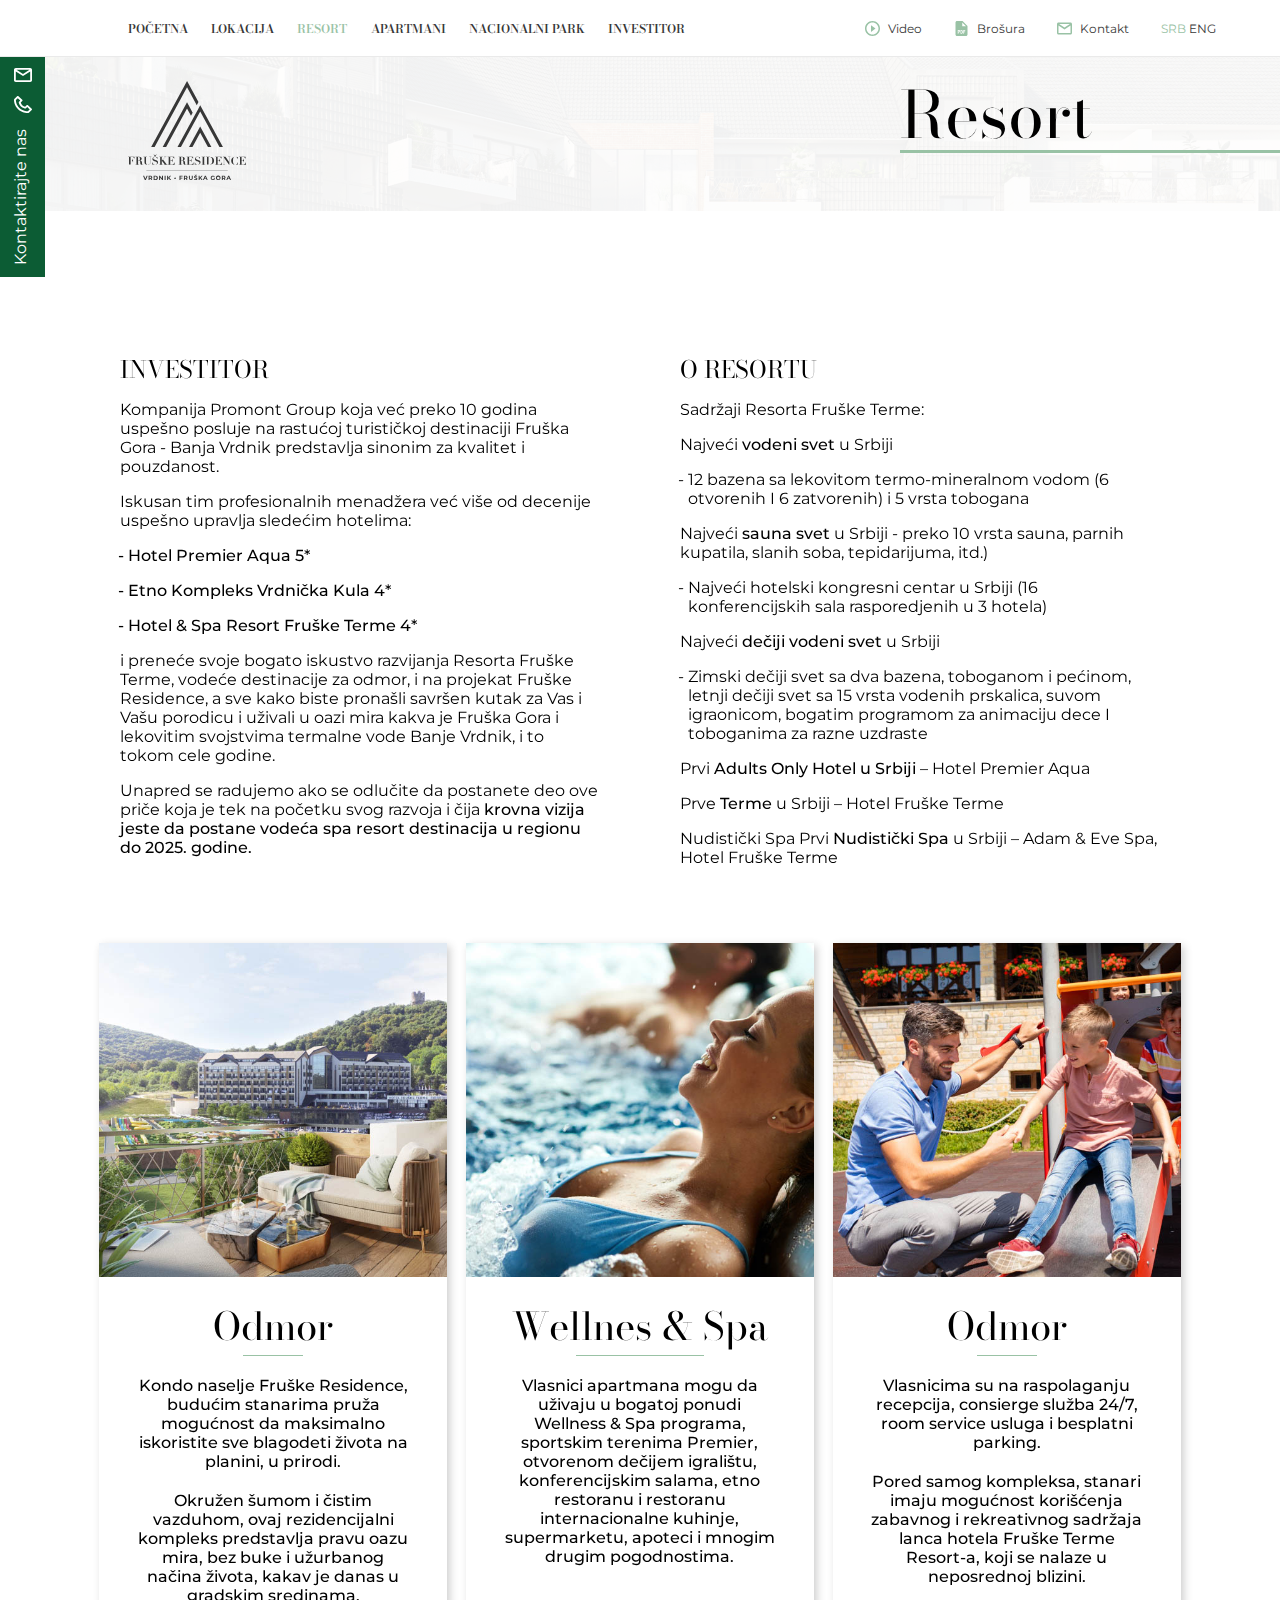
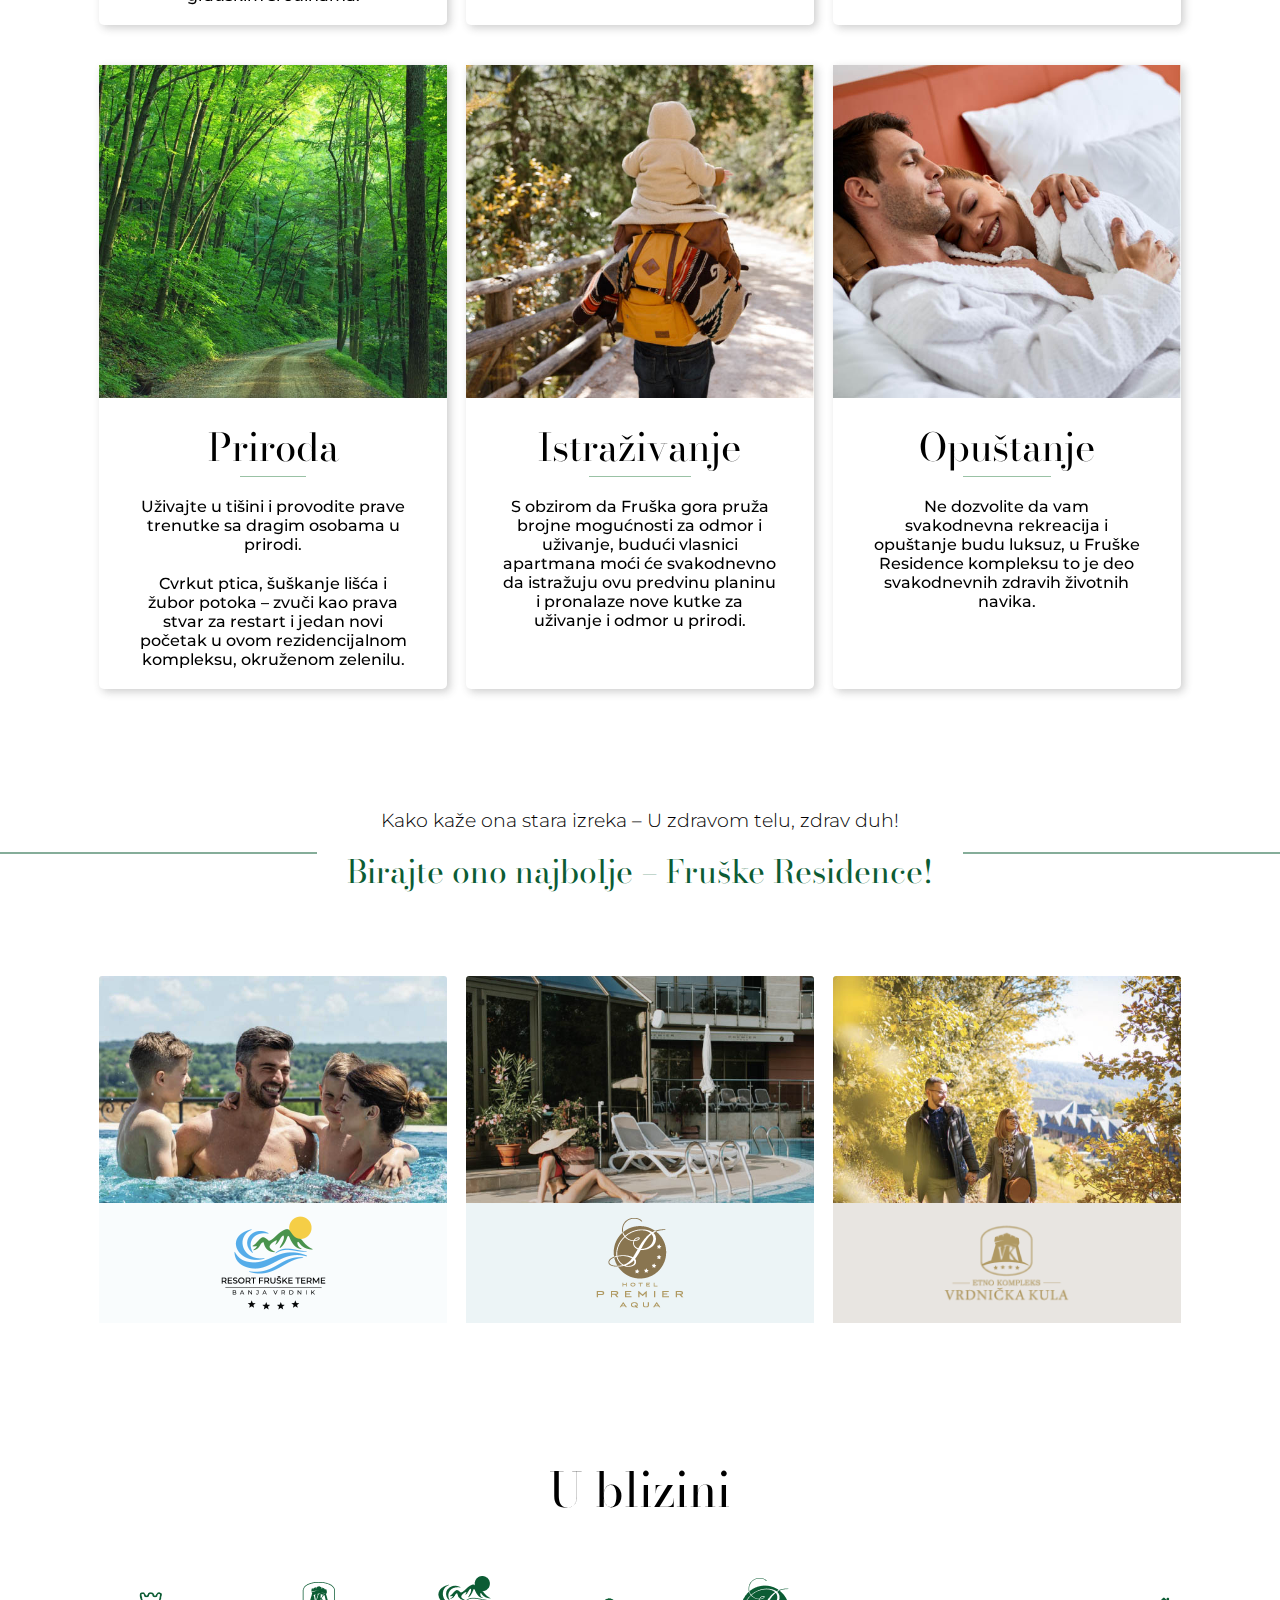
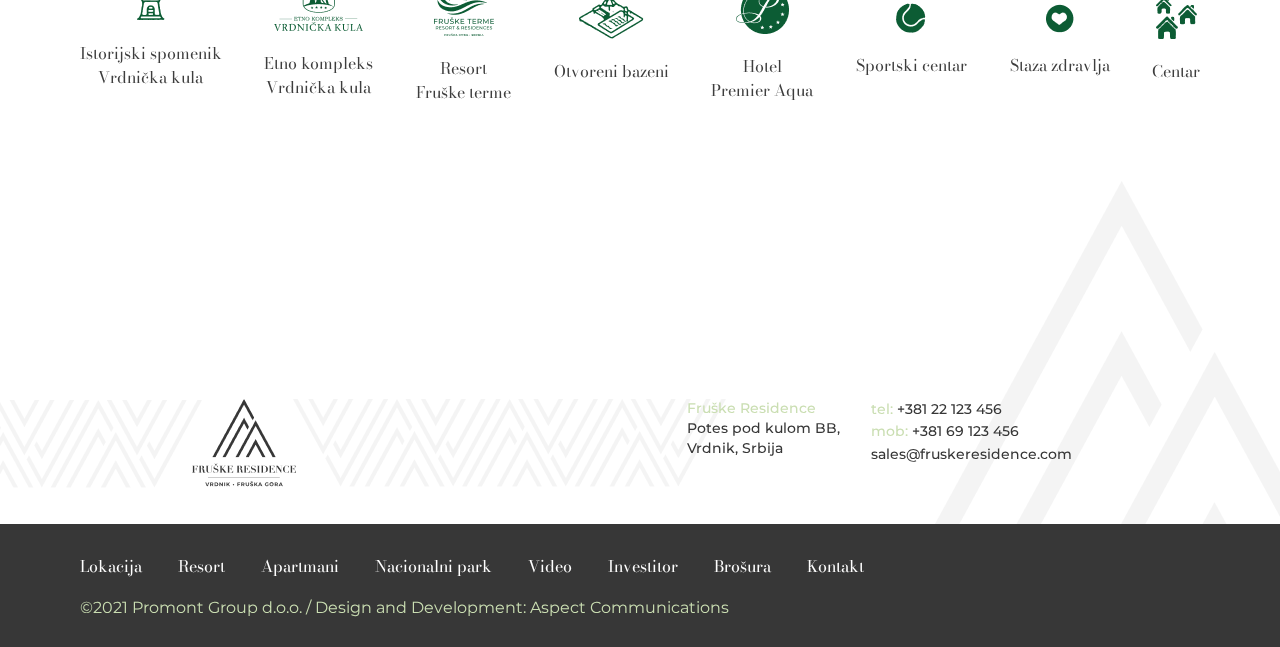
<file: resort.html>
<!DOCTYPE html>
<html lang="en">
	<head>
		<meta charset="UTF-8" />
		<meta http-equiv="X-UA-Compatible" content="IE=edge" />
		<meta name="viewport" content="width=device-width, initial-scale=1.0" />
		<link
			rel="stylesheet"
			href="https://cdnjs.cloudflare.com/ajax/libs/font-awesome/5.15.3/css/all.min.css"
			integrity="sha512-iBBXm8fW90+nuLcSKlbmrPcLa0OT92xO1BIsZ+ywDWZCvqsWgccV3gFoRBv0z+8dLJgyAHIhR35VZc2oM/gI1w=="
			crossorigin="anonymous"
			referrerpolicy="no-referrer"
		/>
		<link rel="stylesheet" href="css/SmoothScroll.css" />
		<link rel="stylesheet" href="css/style.css" />
		<link rel="icon" type="image/x-icon" href="/assets/fav.ico" />
		<title>Investitor</title>
	</head>
	<body>
		<div class="loader">
			<div class="loader_cont">23</div>
		</div>
		<div id="default">
			<div class="hold" id="defualt-hold"></div>
		</div>
		<main>
			<nav>
				<div class="drop_wrapper">
					<div class="mob_logo">
						<img src="assets/mob_logo.svg" alt="" />
					</div>
					<div class="drop_down">
						<a class="link" href="index.html">početna</a>
						<!-- <a class="link" href="projekat.html">o projektu</a> -->
						<a class="link" href="lokacija.html">lokacija</a>
						<a class="link active_nav" href="resort.html">resort</a>
						<a class="link" href="apartmani.html">apartmani</a>
						<a class="link" href="nacionalniPark.html">nacionalni park</a>
						<a class="link" href="investitor.html">investitor</a>
					</div>
					<div class="sideNav">
						<div class="icons">
							<div class="nav-item">
								<div class="nav_img">
									<svg
										viewBox="0 0 20 20"
										fill="none"
										xmlns="http://www.w3.org/2000/svg"
									>
										<path
											fill-rule="evenodd"
											clip-rule="evenodd"
											d="M10 0C4.48 0 0 4.48 0 10C0 15.52 4.48 20 10 20C15.52 20 20 15.52 20 10C20 4.48 15.52 0 10 0ZM8 14.5L14 10L8 5.5V14.5ZM2 10C2 14.41 5.59 18 10 18C14.41 18 18 14.41 18 10C18 5.59 14.41 2 10 2C5.59 2 2 5.59 2 10Z"
											fill="#99C2A5"
										/>
									</svg>
								</div>
								<a class="slide-link" href="">Video</a>
							</div>
							<div class="nav-item">
								<div class="nav_img">
									<svg
										viewBox="0 0 16 20"
										fill="none"
										xmlns="http://www.w3.org/2000/svg"
									>
										<path
											d="M3.9393 14.4004H4.58466C4.76358 14.4004 4.90202 14.3375 5 14.2115C5.09798 14.0856 5.14697 13.9025 5.14697 13.6621C5.14697 13.4125 5.09691 13.2145 4.99681 13.068C4.8967 12.9192 4.76251 12.8436 4.59425 12.8413H3.9393V14.4004Z"
											fill="#99C2A5"
										/>
										<path
											d="M7.66454 12.8413V16.1621H7.94569C8.25879 16.1621 8.47923 16.0739 8.60703 15.8977C8.73482 15.7191 8.80192 15.4123 8.80831 14.9773V14.1085C8.80831 13.6415 8.7476 13.3164 8.6262 13.1332C8.50479 12.9478 8.29819 12.8505 8.00639 12.8413H7.66454Z"
											fill="#99C2A5"
										/>
										<path
											fill-rule="evenodd"
											clip-rule="evenodd"
											d="M15.937 6.68L15.9276 6.65196C15.9204 6.62974 15.9132 6.60787 15.904 6.586C15.855 6.48 15.794 6.379 15.708 6.293L9.708 0.293C9.622 0.207 9.521 0.146 9.415 0.0969999C9.39435 0.0873619 9.37273 0.0805616 9.35083 0.0736743C9.34093 0.0705592 9.33096 0.067425 9.321 0.0639999C9.237 0.0359999 9.151 0.018 9.062 0.013C9.05187 0.0120792 9.04238 0.00925 9.03303 0.00646556C9.02208 0.00320239 9.01133 0 9 0H2C0.897 0 0 0.897 0 2V18C0 19.103 0.897 20 2 20H14C15.103 20 16 19.103 16 18V7C16 6.98867 15.9968 6.97792 15.9935 6.96697C15.9907 6.95762 15.9879 6.94813 15.987 6.938C15.982 6.85 15.965 6.764 15.937 6.68ZM9 2V7H14L9 2ZM3.9393 15.2418V17H3V12H4.58466C5.04473 12 5.41108 12.1534 5.68371 12.4602C5.95847 12.7669 6.09585 13.1653 6.09585 13.6552C6.09585 14.1451 5.9606 14.5321 5.6901 14.8159C5.4196 15.0998 5.04473 15.2418 4.5655 15.2418H3.9393ZM6.72524 17V12H7.95527C8.4984 12 8.93078 12.1854 9.2524 12.5563C9.57615 12.9272 9.74121 13.4354 9.7476 14.081V14.8915C9.7476 15.5485 9.58573 16.0648 9.26198 16.4402C8.94036 16.8134 8.49627 17 7.92971 17H6.72524ZM11.3642 14.9602H12.8243V14.1223H11.3642V12.8413H13V12H10.4249V17H11.3642V14.9602Z"
											fill="#99C2A5"
										/>
									</svg>
								</div>
								<a class="slide-link" href="">Brošura</a>
							</div>
							<div class="nav-item">
								<div class="nav_img">
									<svg
										viewBox="0 0 20 16"
										fill="none"
										xmlns="http://www.w3.org/2000/svg"
									>
										<path
											fill-rule="evenodd"
											clip-rule="evenodd"
											d="M0 2C0 0.895431 0.895431 0 2 0H18C19.1046 0 20 0.895431 20 2V14C20 15.1046 19.1046 16 18 16H2C0.895431 16 0 15.1046 0 14V2ZM18 3.8685V14H2V3.86851L10 9.20184L18 3.8685ZM17.1972 2H2.80279L10 6.79814L17.1972 2Z"
											fill="#99C2A5"
										/>
									</svg>
								</div>
								<a class="slide-link" href="">Kontakt</a>
							</div>
						</div>
						<div class="langs">
							<a class="lang active_nav" href="#">SRB</a>
							<a class="lang" href="#">ENG</a>
						</div>
					</div>
				</div>
				<div class="burger active">
					<span></span>
					<span></span>
					<span></span>
				</div>
			</nav>
			<section class="pageHeader">
				<div class="page_logo">
					<img src="assets/hero_logo.svg" alt="" />
					<img src="assets/mob_logo_black.svg" class="logo_mob" alt="" />
				</div>
				<h2>Resort</h2>
			</section>

			<section class="resort_des">
				<div class="container">
					<div class="row">
						<div class="text_wrapper">
							<h2>INVESTITOR</h2>
							<p>
								Kompanija Promont Group koja već preko 10 godina uspešno posluje
								na rastućoj turističkoj destinaciji Fruška Gora - Banja Vrdnik
								predstavlja sinonim za kvalitet i pouzdanost.
							</p>
							<p>
								Iskusan tim profesionalnih menadžera već više od decenije
								uspešno upravlja sledećim hotelima:
							</p>
							<ul class="bld">
								<li>Hotel Premier Aqua 5*</li>
								<li>Etno Kompleks Vrdnička Kula 4*</li>
								<li>Hotel & Spa Resort Fruške Terme 4*</li>
							</ul>
							<p>
								i preneće svoje bogato iskustvo razvijanja Resorta Fruške Terme,
								vodeće destinacije za odmor, i na projekat Fruške Residence, a
								sve kako biste pronašli savršen kutak za Vas i Vašu porodicu i
								uživali u oazi mira kakva je Fruška Gora i lekovitim svojstvima
								termalne vode Banje Vrdnik, i to tokom cele godine.
							</p>
							<p>
								Unapred se radujemo ako se odlučite da postanete deo ove priče
								koja je tek na početku svog razvoja i čija
								<span>
									krovna vizija jeste da postane vodeća spa resort destinacija u
									regionu do 2025. godine.
								</span>
							</p>
						</div>
						<div class="text_wrapper">
							<h2>O RESORTU</h2>
							<p>Sadržaji Resorta Fruške Terme:</p>
							<p>Najveći <span>vodeni svet</span> u Srbiji</p>
							<ul>
								<li>
									12 bazena sa lekovitom termo-mineralnom vodom (6 otvorenih I 6
									zatvorenih) i 5 vrsta tobogana
								</li>
							</ul>
							<p>
								Najveći <span>sauna svet</span> u Srbiji - preko 10 vrsta sauna,
								parnih kupatila, slanih soba, tepidarijuma, itd.)
							</p>
							<ul>
								<li>
									Najveći hotelski kongresni centar u Srbiji (16 konferencijskih
									sala rasporedjenih u 3 hotela)
								</li>
							</ul>
							<p>Najveći <span>dečiji vodeni svet</span> u Srbiji</p>
							<ul>
								<li>
									Zimski dečiji svet sa dva bazena, toboganom i pećinom, letnji
									dečiji svet sa 15 vrsta vodenih prskalica, suvom igraonicom,
									bogatim programom za animaciju dece I toboganima za razne
									uzdraste
								</li>
							</ul>
							<p>
								Prvi <span>Adults Only Hotel u Srbiji</span> – Hotel Premier
								Aqua
							</p>
							<p>Prve <span>Terme</span> u Srbiji – Hotel Fruške Terme</p>
							<p>
								Nudistički Spa Prvi <span>Nudistički Spa</span> u Srbiji – Adam
								& Eve Spa, Hotel Fruške Terme
							</p>
						</div>
						<div class="resort_card">
							<div class="card_img">
								<img src="assets/resort/card_1.jpg" alt="" />
							</div>
							<div class="card_body">
								<h2>Odmor</h2>
								<p>
									Kondo naselje Fruške Residence, budućim stanarima pruža
									mogućnost da maksimalno iskoristite sve blagodeti života na
									planini, u prirodi.
								</p>
								<p>
									Okružen šumom i čistim vazduhom, ovaj rezidencijalni kompleks
									predstavlja pravu oazu mira, bez buke i užurbanog načina
									života, kakav je danas u gradskim sredinama.
								</p>
							</div>
						</div>

						<div class="resort_card">
							<div class="card_img">
								<img src="assets/resort/card_2.jpg" alt="" />
							</div>
							<div class="card_body">
								<h2>Wellnes & Spa</h2>
								<p>
									Vlasnici apartmana mogu da uživaju u bogatoj ponudi Wellness &
									Spa programa, sportskim terenima Premier, otvorenom dečijem
									igralištu, konferencijskim salama, etno restoranu i restoranu
									internacionalne kuhinje, supermarketu, apoteci i mnogim drugim
									pogodnostima.
								</p>
							</div>
						</div>

						<div class="resort_card">
							<div class="card_img">
								<img src="assets/resort/card_3.jpg" alt="" />
							</div>
							<div class="card_body">
								<h2>Odmor</h2>
								<p>
									Vlasnicima su na raspolaganju recepcija, consierge služba
									24/7, room service usluga i besplatni parking.
								</p>
								<p>
									Pored samog kompleksa, stanari imaju mogućnost korišćenja
									zabavnog i rekreativnog sadržaja lanca hotela Fruške Terme
									Resort-a, koji se nalaze u neposrednoj blizini.
								</p>
							</div>
						</div>

						<div class="resort_card">
							<div class="card_img">
								<img src="assets/resort/card_4.jpg" alt="" />
							</div>
							<div class="card_body">
								<h2>Priroda</h2>
								<p>
									Uživajte u tišini i provodite prave trenutke sa dragim osobama
									u prirodi.
								</p>
								<p>
									Cvrkut ptica, šuškanje lišća i žubor potoka – zvuči kao prava
									stvar za restart i jedan novi početak u ovom rezidencijalnom
									kompleksu, okruženom zelenilu.
								</p>
							</div>
						</div>

						<div class="resort_card">
							<div class="card_img">
								<img src="assets/resort/card_5.jpg" alt="" />
							</div>
							<div class="card_body">
								<h2>Istraživanje</h2>
								<p>
									S obzirom da Fruška gora pruža brojne mogućnosti za odmor i
									uživanje, budući vlasnici apartmana moći će svakodnevno da
									istražuju ovu predvinu planinu i pronalaze nove kutke za
									uživanje i odmor u prirodi.
								</p>
							</div>
						</div>

						<div class="resort_card">
							<div class="card_img">
								<img src="assets/resort/card_6.jpg" alt="" />
							</div>
							<div class="card_body">
								<h2>Opuštanje</h2>
								<p>
									Ne dozvolite da vam svakodnevna rekreacija i opuštanje budu
									luksuz, u Fruške Residence kompleksu to je deo svakodnevnih
									zdravih životnih navika.
								</p>
							</div>
						</div>
					</div>
				</div>
			</section>

			<section class="uBlizini">
				<hgroup class="hg_blizu">
					<div class="hg_wrapper">
						<h3>Kako kaže ona stara izreka – U zdravom telu, zdrav duh!</h3>
						<h2>Birajte ono najbolje – Fruške Residence!</h2>
					</div>
				</hgroup>

				<div class="container">
					<div class="row">
						<a href="#" class="blizu_card">
							<div class="card_img">
								<img src="assets/resort/card_7.jpg" alt="" />
							</div>
							<div class="card_body">
								<img src="assets/resort/card_icon.png" alt="" />
							</div>
						</a>

						<a href="#" class="blizu_card">
							<div class="card_img">
								<img src="assets/resort/card_8.jpg" alt="" />
							</div>
							<div class="card_body">
								<img src="assets/resort/card_icon-2.png" alt="" />
							</div>
						</a>

						<a href="#" class="blizu_card">
							<div class="card_img">
								<img src="assets/resort/card_9.jpg" alt="" />
							</div>
							<div class="card_body">
								<img src="assets/resort/card_icon-3.png" alt="" />
							</div>
						</a>
					</div>
				</div>
			</section>

			<section class="option_icons resort_icons">
				<h2>U blizini</h2>
				<div class="container">
					<div class="icons_wrapper">
						<img src="assets/projekat/icon_kula.png" alt="" />
						<div class="icon_text">
							<p>
								Istorijski spomenik <br />
								Vrdnička kula
							</p>
						</div>
					</div>
					<div class="icons_wrapper">
						<img src="assets/projekat/icon_kula-2.png" alt="" />
						<div class="icon_text">
							<p>
								Etno kompleks <br />
								Vrdnička kula
							</p>
						</div>
					</div>
					<div class="icons_wrapper">
						<img src="assets/projekat/icon_resort.png" alt="" />
						<div class="icon_text">
							<p>
								Resort <br />
								Fruške terme
							</p>
						</div>
					</div>
					<div class="icons_wrapper">
						<img src="assets/projekat/icon_bazeni.png" alt="" />
						<div class="icon_text">
							<p>Otvoreni bazeni</p>
						</div>
					</div>
					<div class="icons_wrapper">
						<img src="assets/projekat/icon_premier.png" alt="" />
						<div class="icon_text">
							<p>
								Hotel <br />
								Premier Aqua
							</p>
						</div>
					</div>
					<div class="icons_wrapper">
						<img src="assets/projekat/icon_sport.png" alt="" />
						<div class="icon_text">
							<p>Sportski centar</p>
						</div>
					</div>
					<div class="icons_wrapper">
						<img src="assets/projekat/icon_staza.png" alt="" />
						<div class="icon_text">
							<p>Staza zdravlja</p>
						</div>
					</div>
					<div class="icons_wrapper">
						<img src="assets/projekat/icon_centar.png" alt="" />
						<div class="icon_text">
							<p>Centar</p>
						</div>
					</div>
				</div>
			</section>

			<!-- FOOTER -->
			<footer>
				<div class="footer_top">
					<div class="footer_wrapper">
						<div class="footer_logo_1">
							<img class="logo_1" src="assets/footer/Logo bottom.png" alt="" />
							<img class="logo_2" src="assets/mob_logo_black.svg" alt="" />
						</div>
						<div class="footer_contact">
							<address>
								<span>Fruške Residence</span> <br />
								Potes pod kulom BB, <br />
								Vrdnik, Srbija
							</address>
							<div class="contact">
								<a href="tel:+381 22 123 456"
									><span>tel: </span>+381 22 123 456</a
								>
								<br />
								<a href="tel:+381 69 123 456"
									><span>mob: </span> +381 69 123 456</a
								>
								<br />
								<a href="mailto:sales@fruskeresidence.com"
									>sales@fruskeresidence.com</a
								>
							</div>
						</div>
						<div class="footer_socials">
							<a href="#"><i class="fab fa-facebook"></i></a>
							<a href="#"><i class="fab fa-instagram"></i></a>
						</div>
					</div>
				</div>
				<div class="footer_logo_2">
					<img src="assets/footer/footer_logo_big.png" alt="" />
				</div>
				<div class="footer_bottom">
					<div class="container">
						<div class="footer_socials">
							<a href="#"><i class="fab fa-facebook"></i></a>
							<a href="#"><i class="fab fa-instagram"></i></a>
						</div>

						<ul>
							<!-- <li><a href="projekat.html">O projektu</a></li> -->
							<li><a href="lokacija.html">Lokacija</a></li>
							<li><a href="resort.html">Resort</a></li>
							<li><a href="apartmani.html">Apartmani</a></li>
							<li><a href="nacionalniPark.html">Nacionalni park</a></li>
							<li><a href="#">Video</a></li>
							<li><a href="investitor.html">Investitor</a></li>
							<li><a href="#">Brošura</a></li>
							<li><a href="kontakt.html">Kontakt</a></li>
						</ul>
						<p class="copyRight">
							<span>&copy;2021 Promont Group d.o.o.</span> <span>/</span>
							<span>Design and Development: Aspect Communications</span>
						</p>
					</div>
				</div>
			</footer>
			<div class="contact_badge">
				<div class="contact-wrapper">
					<a href="kontakt.html" class="contact-text">Kontaktirajte nas</a>
					<a href="#" class="mail"
						><img src="assets/icons/mail_white.svg" alt=""
					/></a>
					<a href="#" class="phone"
						><img src="assets/icons/phone.svg" alt=""
					/></a>
				</div>
			</div>
		</main>

		<script src="js/main.js"></script>
	</body>
</html>
</file>
<file: css/SmoothScroll.css>
/* .SmoothScroll {
	position: fixed;
	left: 50%;
	transform: translateX(-50%);
}

.cont {
	width: 100vw;
} */
</file>
<file: css/style.css>
@import url("https://fonts.googleapis.com/css2?family=Bodoni+Moda:wght@400;500;600;700&family=Montserrat:wght@100;300;400;500;600;700&display=swap");
@import url("https://fonts.googleapis.com/css2?family=Parisienne&display=swap");
* {
  margin: 0;
  padding: 0;
  box-sizing: border-box; }

html {
  overscroll-behavior: none;
  overflow-x: hidden; }
  @supports (-ms-ime-align: auto) {
    html {
      overflow-x: hidden; } }

.container-max {
  width: 100%;
  max-width: 1920px;
  margin: 0 auto;
  min-width: 320px; }

.container-fluid {
  width: 80%;
  margin: 0 auto;
  min-width: 320px; }

.container {
  max-width: 1550px;
  margin: 0 auto;
  min-width: 350px;
  overflow-x: hidden;
  overflow-y: visible; }
  @media (max-width: 1550px) {
    .container {
      width: calc(1550px * 0.85); } }
  @media (max-width: 1318px) {
    .container {
      width: calc(1318px * 0.85); } }
  @media (max-width: 1120px) {
    .container {
      width: calc(1120px * 0.85); } }
  @media (max-width: 952px) {
    .container {
      width: calc(952px * 0.85); } }
  @media (max-width: 809px) {
    .container {
      width: 100%; } }

#default {
  position: fixed;
  top: 0;
  left: 0;
  bottom: 0;
  right: 0;
  width: 100%;
  min-width: 320px;
  z-index: -1;
  height: 100vh; }

a {
  text-decoration: none;
  color: #373737; }

h1,
h2,
h3,
h4,
h5,
h6 {
  font-family: "Bodoni Moda", serif;
  font-weight: 400; }

body {
  position: relative;
  font-family: "Montserrat", sans-serif;
  font-weight: 400;
  font-size: 16px; }
  @media (max-width: 350px) {
    body {
      overflow-x: auto; } }

.active_nav {
  color: #99c2a5; }

.mt-2 {
  margin-top: 2rem; }

.btn {
  border-radius: 5px;
  font-weight: 600;
  font-size: 0.85rem;
  padding: 1em 1.4em;
  display: inline-block; }
  .btn img {
    margin-left: 0.5em; }
  .btn.white {
    background: #fff;
    color: #0c5c34; }
  .btn.green {
    background-color: #0c5c34;
    color: #fff; }
  @media (max-width: 768px) {
    .btn {
      padding: 0.7em 1em; } }

ul {
  list-style: none;
  list-style-position: inside; }

.img_wrapper img {
  width: 100%;
  display: block; }

.opacity_0 {
  opacity: 0;
  transform: translate(30px, 70px);
  -o-transform: translate(30px, 70px); }
  .opacity_0:nth-child(even) {
    transform: translate(-30px, 70px);
    -o-transform: translate(-30px, 70px); }

.opacity_1 {
  opacity: 1;
  transform: translate(0, 0);
  -o-transform: translate(0, 0); }

.card_style {
  box-shadow: 0px 5px 10px #b7b7b7;
  padding: 30px 20px;
  border-bottom-right-radius: 5px;
  border-top-right-radius: 5px;
  width: 80%; }
  .card_style .card_accent {
    display: inline-block; }
    .card_style .card_accent {
      font-size: 20px; }
      @media screen and (min-width: 320px) {
        .card_style .card_accent {
          font-size: calc( 20px + 35 * ((100vw - 320px) / 1600) ); } }
      @media screen and (min-width: 1920px) {
        .card_style .card_accent {
          font-size: 55px; } }
    .card_style .card_accent::after {
      display: block;
      margin-bottom: 20px;
      content: "";
      width: 115%;
      height: 2px;
      background-color: #99c2a5; }
  @media (max-width: 768px) {
    .card_style {
      border-radius: 0;
      width: 100%; } }

.circle {
  display: block; }
  .circle img {
    position: absolute;
    top: 50%;
    transform: translateY(-50%);
    -o-transform: translateY(-50%); }
    .circle img:nth-child(2) {
      transform: translateY(-50%) translateX(-20%);
      -o-transform: translateY(-50%) translateX(-20%); }
    .circle img:nth-child(3) {
      transform: translateY(-50%) translateX(20%);
      -o-transform: translateY(-50%) translateX(20%); }

.fullScreen {
  display: block;
  position: absolute;
  bottom: 10px;
  right: 10px;
  height: 32px;
  width: 32px;
  background-color: rgba(0, 0, 0, 0.562); }
  .fullScreen > * {
    width: 12px;
    height: 12px;
    position: absolute; }
    .fullScreen > *.top {
      border-top: 3px solid white;
      border-right: 3px solid white;
      top: 4px;
      right: 4px; }
    .fullScreen > *.bottom {
      border-bottom: 3px solid white;
      border-left: 3px solid white;
      bottom: 4px;
      left: 4px; }

.loader {
  position: fixed;
  overflow: hidden;
  height: 100vh;
  min-width: 100%;
  max-width: 100%;
  z-index: 6040;
  background-color: white;
  transform: translateX(0);
  top: 0;
  left: 0;
  transition: 1s all ease;
  -o-transition: 1s all ease;
  -moz-transition: 1s all ease;
  -webkit-transition: 1s all ease;
  opacity: 1;
  display: flex;
  align-items: center;
  justify-content: center; }
  .loader .loader_cont {
    color: #373737;
    font-size: 10rem; }
  .loader.remove_load {
    opacity: 0; }
  .loader.disable {
    display: none; }

footer {
  position: relative; }
  footer .footer_socials {
    display: flex;
    align-items: stretch;
    justify-content: center;
    position: relative;
    z-index: 22;
    display: none; }
    footer .footer_socials a {
      margin-top: 5px;
      margin-right: 1.5rem; }
      footer .footer_socials a i {
        font-size: 2.5rem;
        color: #cadeb2; }
    footer .footer_socials a:last-child {
      width: 40px;
      height: 40px;
      background: #cadeb2;
      border-radius: 50%;
      display: flex;
      align-items: center;
      justify-content: center; }
      footer .footer_socials a:last-child i {
        font-size: 1.8rem;
        margin-top: 2px;
        color: #fff; }
  footer .footer_top {
    width: 100%;
    height: 220px;
    padding-bottom: 30px;
    position: relative;
    z-index: 1;
    display: flex;
    align-items: flex-end; }
    footer .footer_top .footer_wrapper {
      display: flex;
      align-items: stretch;
      justify-content: space-between;
      width: 80%;
      position: relative;
      z-index: 3; }
      footer .footer_top .footer_wrapper > * {
        line-height: 1.4; }
        footer .footer_top .footer_wrapper > * span {
          color: #cadeb2;
          font-weight: 500; }
      footer .footer_top .footer_wrapper .footer_logo_1 .logo_2 {
        display: none; }
      footer .footer_top .footer_wrapper .footer_contact {
        display: flex;
        justify-content: center; }
        footer .footer_top .footer_wrapper .footer_contact a {
          font-weight: 500;
          font-size: 0.9rem; }
        footer .footer_top .footer_wrapper .footer_contact > * {
          flex: 0 0 50%; }
        footer .footer_top .footer_wrapper .footer_contact address {
          font-style: normal;
          margin-right: 30px;
          font-weight: 500;
          font-size: 0.9rem;
          color: #373737; }
  footer .footer_bottom {
    width: 100%;
    background: #373737;
    padding: 30px 0;
    position: relative;
    z-index: 10; }
    footer .footer_bottom .footer_socials {
      display: none; }
    footer .footer_bottom ul {
      width: 70%;
      min-width: 400px;
      display: flex;
      align-items: center;
      justify-content: space-between;
      margin-bottom: 20px; }
      footer .footer_bottom ul li {
        display: inline-block; }
        footer .footer_bottom ul li a {
          color: #fff;
          font-family: "Bodoni Moda", serif; }
    footer .footer_bottom p {
      color: #cadeb2; }
  footer .footer_logo_2 {
    position: absolute;
    right: 0;
    bottom: 0;
    z-index: 0; }
    footer .footer_logo_2 img {
      position: relative;
      z-index: 0;
      display: block; }
  @media (max-width: 1225px) {
    footer .footer_top {
      height: unset; }
      footer .footer_top .footer_wrapper {
        margin: 0 auto; }
        footer .footer_top .footer_wrapper .footer_logo_1 .logo_1 {
          display: none; }
        footer .footer_top .footer_wrapper .footer_logo_1 .logo_2 {
          display: block; }
    footer .footer_logo_2 {
      display: none; }
    footer .footer_bottom .container ul {
      display: none; }
    footer .footer_bottom .container .copyRight {
      display: flex;
      width: max-content;
      margin: 0 auto;
      align-items: center;
      justify-content: center;
      flex-direction: column;
      line-height: 1.6; }
      footer .footer_bottom .container .copyRight span:nth-child(2) {
        display: none; } }
  @media (max-width: 800px) {
    footer .footer_top .footer_wrapper {
      align-items: center; }
      footer .footer_top .footer_wrapper .footer_socials {
        flex-direction: column; }
        footer .footer_top .footer_wrapper .footer_socials a {
          margin: 0 0 20px 0; }
      footer .footer_top .footer_wrapper .footer_logo_1 {
        flex: 0 0 35%;
        align-self: stretch;
        display: flex;
        align-items: center;
        justify-content: center; }
        footer .footer_top .footer_wrapper .footer_logo_1 img {
          margin: 0 auto;
          width: 100%;
          display: block; }
      footer .footer_top .footer_wrapper .footer_contact {
        flex: 0 0 40%;
        flex-direction: column; }
        footer .footer_top .footer_wrapper .footer_contact address {
          margin: 0;
          margin-bottom: 10px; }
        footer .footer_top .footer_wrapper .footer_contact .contact {
          margin: 0; } }
  @media (max-width: 550px) {
    footer .footer_top .footer_wrapper {
      position: relative;
      z-index: 1010; }
      footer .footer_top .footer_wrapper .footer_socials {
        display: none; }
    footer .footer_bottom {
      display: flex;
      align-items: flex-end;
      justify-content: center; }
      footer .footer_bottom .footer_socials {
        display: flex;
        margin-bottom: 20px; }
        footer .footer_bottom .footer_socials a:last-child i {
          color: #373737; } }
  @media (max-width: 430px) {
    footer .footer_bottom .copyRight {
      font-size: 13px; } }

.pageHeader {
  margin-top: 57px;
  height: 198px;
  display: flex;
  align-items: center;
  justify-content: space-between;
  background: url(../assets/pageHeader.png);
  background-position: center;
  background-position: cover; }
  .pageHeader .page_logo {
    transition: 0.6s all ease-in-out;
    -o-transition: 0.6s all ease-in-out;
    -moz-transition: 0.6s all ease-in-out;
    -webkit-transition: 0.6s all ease-in-out;
    opacity: 0;
    transform: translateX(-50%);
    -o-transform: translateX(-50%); }
    .pageHeader .page_logo .logo_mob {
      display: none; }
  .pageHeader.pageHeadAnim .page_logo {
    opacity: 1;
    transform: translateX(0);
    -o-transform: translateX(0); }
  .pageHeader.pageHeadAnim h2 {
    transform: translateY(-25%) translateX(0%);
    opacity: 1; }
    .pageHeader.pageHeadAnim h2::after {
      transform: translateX(0);
      opacity: 1; }
  .pageHeader h2 {
    transform: translateY(-25%) translateX(50%);
    -o-transform: translateY(-25%) translateX(50%);
    width: 500px;
    opacity: 0;
    transition: 0.5s all ease-in-out;
    -o-transition: 0.5s all ease-in-out;
    -moz-transition: 0.5s all ease-in-out;
    -webkit-transition: 0.5s all ease-in-out;
    transition-delay: 0.5s; }
    .pageHeader h2 {
      font-size: 60px; }
      @media screen and (min-width: 1290px) {
        .pageHeader h2 {
          font-size: calc( 60px + 25 * ((100vw - 1290px) / 630) ); } }
      @media screen and (min-width: 1920px) {
        .pageHeader h2 {
          font-size: 85px; } }
    .pageHeader h2::after {
      display: block;
      content: "";
      width: 100%;
      height: 3px;
      background-color: #99c2a5;
      margin-top: -14px; }
  @media (max-width: 1290px) {
    .pageHeader {
      padding: 30px 0;
      margin-top: 51px;
      height: unset; }
      .pageHeader .page_logo {
        margin-left: 10%; }
        .pageHeader .page_logo img:not(.logo_mob) {
          display: none; }
        .pageHeader .page_logo .logo_mob {
          display: block;
          height: 100px; }
      .pageHeader h2 {
        width: 380px !important;
        margin-left: 20px; }
        .pageHeader h2 {
          font-size: 50px; } }
      @media screen and (max-width: 1290px) and (min-width: 700px) {
        .pageHeader h2 {
          font-size: calc( 50px + 15 * ((100vw - 700px) / 590) ); } }
      @media screen and (max-width: 1290px) and (min-width: 1290px) {
        .pageHeader h2 {
          font-size: 65px; } }
  @media (max-width: 1290px) {
      .pageHeader.national h2 {
        width: 480px !important;
        margin-left: 20px; }
        .pageHeader.national h2 {
          font-size: 50px; } }
      @media screen and (max-width: 1290px) and (min-width: 700px) {
        .pageHeader.national h2 {
          font-size: calc( 50px + 15 * ((100vw - 700px) / 590) ); } }
      @media screen and (max-width: 1290px) and (min-width: 1290px) {
        .pageHeader.national h2 {
          font-size: 65px; } }

  @media (max-width: 590px) {
    .pageHeader .page_logo {
      margin-left: 10%; }
      .pageHeader .page_logo .logo_mob {
        height: 80px; }
    .pageHeader h2 {
      width: 250px !important;
      font-size: 3rem;
      margin-left: 20px;
      line-height: 1.7; }
    .pageHeader.national h2 {
      width: 320px !important;
      font-size: 2.2rem;
      margin-left: 20px;
      line-height: 1.7; } }
  @media (max-width: 460px) {
    .pageHeader .page_logo {
      margin-left: 15%; }
      .pageHeader .page_logo .logo_mob {
        height: 70px; }
    .pageHeader h2 {
      width: 180px !important;
      font-size: 2.2rem;
      margin-left: 20px; }
    .pageHeader.national h2 {
      width: 200px !important;
      font-size: 2rem;
      margin-left: 20px;
      line-height: 0.8;
      margin-top: 10px; }
      .pageHeader.national h2::after {
        margin-top: 0; } }

.contact_badge {
  background-color: #0c5c34;
  width: 45px;
  height: 220px;
  position: fixed;
  top: 57px;
  left: 0;
  z-index: 2020; }
  .contact_badge .contact-wrapper {
    height: 100%;
    position: relative;
    display: flex;
    align-items: center;
    justify-content: flex-start;
    flex-direction: column; }
    .contact_badge .contact-wrapper a {
      margin-top: 10px; }
    .contact_badge .contact-wrapper .contact-text {
      position: absolute;
      color: #fff;
      transform: rotate(-90deg);
      -o-transform: rotate(-90deg);
      bottom: 78px;
      left: -55px;
      width: 150px; }
  @media (max-width: 1224px) {
    .contact_badge {
      top: 51px; } }

.video_wrapper {
  position: fixed;
  top: 50%;
  left: 50%;
  z-index: -1;
  min-height: 0;
  max-height: 0;
  min-width: 0;
  max-width: 0;
  background: rgba(0, 0, 0, 0.452);
  opacity: 0;
  transition: 0.4s all ease-in-out;
  -o-transition: 0.4s all ease-in-out;
  -webkit-transition: 0.4s all ease-in-out;
  -moz-transition: 0.4s all ease-in-out; }
  .video_wrapper iframe {
    opacity: 0; }
  .video_wrapper.active_video {
    top: 0;
    left: 0;
    min-height: 100vh;
    min-width: 100%;
    z-index: 2021;
    opacity: 1;
    display: flex;
    align-items: center;
    justify-content: center; }
    .video_wrapper.active_video iframe {
      transition: 0.2s all ease-in-out;
      opacity: 1; }
  .video_wrapper .close {
    position: absolute;
    height: 50px;
    width: 50px;
    top: 30px;
    right: 30px;
    cursor: pointer; }
    .video_wrapper .close span {
      position: absolute;
      width: 30px;
      height: 2px;
      background: #fff;
      display: block;
      top: 50%;
      left: 50%; }
      .video_wrapper .close span._1 {
        transform: translate(-50%, -50%) rotate(45deg);
        -o-transform: translate(-50%, -50%) rotate(45deg); }
      .video_wrapper .close span._2 {
        transform: translate(-50%, -50%) rotate(-45deg);
        -o-transform: translate(-50%, -50%) rotate(-45deg); }

nav {
  background-color: #fff;
  position: fixed;
  z-index: 1030;
  width: 100%;
  top: 0;
  left: 0;
  padding: 18px 5% 18px 10%;
  border-bottom: 1px solid #eaeaea; }
  nav .drop_wrapper {
    width: 100%;
    display: flex;
    align-items: center;
    justify-content: space-between;
    flex-wrap: nowrap;
    flex-direction: row; }
    nav .drop_wrapper .mob_logo {
      display: none; }
    nav .drop_wrapper .drop_down .link {
      font-size: 0.75rem;
      text-transform: uppercase;
      margin-right: 1.2rem;
      font-family: "Bodoni Moda", serif;
      font-weight: 600; }
      nav .drop_wrapper .drop_down .link:last-child {
        margin-right: 0; }
    nav .drop_wrapper .sideNav {
      display: flex;
      align-items: center;
      justify-content: center;
      flex-wrap: nowrap;
      flex-direction: row;
      font-size: 0.75rem; }
      nav .drop_wrapper .sideNav .icons {
        display: flex;
        align-items: center;
        justify-content: center;
        flex-wrap: nowrap;
        flex-direction: row; }
        nav .drop_wrapper .sideNav .icons .nav-item {
          cursor: pointer;
          margin: 0 1rem;
          display: flex;
          align-items: center;
          justify-content: center;
          flex-wrap: nowrap;
          flex-direction: row; }
          nav .drop_wrapper .sideNav .icons .nav-item .nav_img {
            margin-right: 0.5rem;
            display: flex;
            align-items: center;
            justify-content: center;
            flex-wrap: nowrap;
            flex-direction: row; }
            nav .drop_wrapper .sideNav .icons .nav-item .nav_img svg {
              height: 15px;
              width: 15px; }
              nav .drop_wrapper .sideNav .icons .nav-item .nav_img svg path {
                transition: 0.2s all ease-in-out;
                -o-transition: 0.2s all ease-in-out;
                -webkit-transition: 0.2s all ease-in-out;
                -moz-transition: 0.2s all ease-in-out; }
          nav .drop_wrapper .sideNav .icons .nav-item:hover .nav_img svg path {
            transition: 0.4s all ease-in-out;
            -o-transition: 0.4s all ease-in-out;
            -webkit-transition: 0.4s all ease-in-out;
            -moz-transition: 0.4s all ease-in-out;
            fill: #05321c; }
      nav .drop_wrapper .sideNav .langs {
        margin-left: 1rem; }
  nav .burger {
    display: none;
    align-items: center;
    justify-content: space-between;
    flex-direction: column;
    height: 0.9rem;
    width: 1.3rem;
    transition: 0.2s all ease-in-out;
    -o-transition: 0.2s all ease-in-out;
    -webkit-transition: 0.2s all ease-in-out;
    -moz-transition: 0.2s all ease-in-out;
    cursor: pointer;
    position: relative;
    z-index: 2020; }
    nav .burger span {
      display: block;
      height: 2px;
      width: 100%;
      background: #373737;
      pointer-events: none; }
    nav .burger.active {
      transition: 0.4s all ease-in-out;
      -o-transition: 0.4s all ease-in-out;
      -webkit-transition: 0.4s all ease-in-out;
      -moz-transition: 0.4s all ease-in-out; }
  @media (max-width: 1225px) {
    nav {
      display: flex;
      justify-content: flex-end; }
      nav .burger {
        display: flex; }
      nav .drop_wrapper {
        flex-direction: column;
        align-items: center;
        justify-content: center;
        background: #373737;
        position: absolute;
        top: 0px;
        right: 0;
        width: 400px;
        overflow: hidden;
        height: 0;
        min-height: 0;
        max-height: 0;
        transition: 0.2s all ease-in-out;
        -o-transition: 0.2s all ease-in-out;
        -webkit-transition: 0.2s all ease-in-out;
        -moz-transition: 0.2s all ease-in-out; }
        nav .drop_wrapper.show_nav {
          transition: 0.4s all ease-in-out;
          -o-transition: 0.4s all ease-in-out;
          -webkit-transition: 0.4s all ease-in-out;
          -moz-transition: 0.4s all ease-in-out;
          min-height: 100vh;
          max-height: 100vh; }
        nav .drop_wrapper .drop_down {
          display: flex;
          flex-direction: column;
          width: 80%;
          padding: 0 18%;
          border-bottom: 1px solid #99c2a5;
          padding-bottom: 8%; }
          nav .drop_wrapper .drop_down .link {
            font-size: 1rem;
            color: #fff;
            margin: 0 0 10px 0; }
            nav .drop_wrapper .drop_down .link.active_nav {
              color: #99c2a5; }
        nav .drop_wrapper .sideNav {
          flex-direction: column;
          margin-top: 10%;
          width: 80%;
          padding: 0 20%; }
          nav .drop_wrapper .sideNav .icons {
            flex-direction: column;
            justify-content: center;
            align-items: flex-start;
            width: 100%; }
            nav .drop_wrapper .sideNav .icons .nav-item {
              margin: 10px 0; }
              nav .drop_wrapper .sideNav .icons .nav-item .nav_img svg {
                width: 20px;
                height: 20px; }
              nav .drop_wrapper .sideNav .icons .nav-item a {
                color: white;
                font-size: 0.95rem; }
          nav .drop_wrapper .sideNav .langs {
            margin-top: 10%; }
            nav .drop_wrapper .sideNav .langs .lang {
              color: #fff;
              margin-right: 20px;
              font-size: 0.9rem; }
              nav .drop_wrapper .sideNav .langs .lang:last-child {
                margin-right: 0; }
              nav .drop_wrapper .sideNav .langs .lang.active_nav {
                color: #99c2a5; } }
  @media (max-width: 550px) {
    nav {
      position: fixed;
      top: 0;
      width: 100%;
      overscroll-behavior: none; }
      nav .drop_wrapper {
        width: 80%;
        display: flex;
        align-items: center;
        justify-content: space-evenly; }
        nav .drop_wrapper .drop_down {
          width: unset;
          padding: 0;
          flex: 0 0 1;
          width: 168px;
          border: none;
          position: relative; }
          nav .drop_wrapper .drop_down::before {
            content: "";
            display: block;
            width: 120%;
            height: 1px;
            background: #99c2a5;
            margin-bottom: 20px;
            transform: translateX(-10%);
            -o-transform: translateX(-10%); }
          nav .drop_wrapper .drop_down::after {
            content: "";
            display: block;
            width: 120%;
            height: 1px;
            background: #99c2a5;
            margin-top: 20px;
            transform: translateX(-10%);
            -o-transform: translateX(-10%); }
        nav .drop_wrapper .mob_logo {
          flex: 0 0 1;
          display: block;
          width: 80%;
          margin: 0 auto; }
          nav .drop_wrapper .mob_logo img {
            height: 120px;
            display: block;
            margin: 0 auto; }
        nav .drop_wrapper .sideNav {
          flex: 0 0 1;
          width: 168px;
          margin: 0;
          padding: 0; } }

section.project_header {
  margin-top: 57px;
  display: flex;
  align-items: center;
  justify-content: center;
  flex-wrap: nowrap;
  flex-direction: row; }
  section.project_header article {
    flex: 0 0 70%;
    width: 70%;
    position: relative; }
    section.project_header article .project_logo {
      position: absolute;
      z-index: 20;
      top: 15px; }
    section.project_header article .project_img {
      position: relative;
      height: 618px; }
      section.project_header article .project_img img {
        top: 0;
        position: absolute;
        left: 0;
        width: 100%;
        height: 100%;
        display: block;
        object-fit: cover;
        -o-object-fit: cover;
        transition: 0.3s opacity ease-in-out;
        -o-transition: 0.3s opacity ease-in-out;
        -webkit-transition: 0.3s opacity ease-in-out;
        -moz-transition: 0.3s opacity ease-in-out; }
        section.project_header article .project_img img:nth-child(2) {
          opacity: 0; }
  section.project_header .card_project {
    align-self: stretch;
    display: flex;
    align-items: center;
    justify-content: center;
    flex-wrap: nowrap;
    flex-direction: row; }
    section.project_header .card_project .card_style {
      min-height: 420px;
      position: relative;
      margin-left: -40%;
      background: white;
      min-width: 420px;
      padding: 35px;
      display: flex;
      align-items: flex-start;
      justify-content: space-between;
      flex-direction: column; }
      section.project_header .card_project .card_style .card_accent::after {
        width: 75%; }
      section.project_header .card_project .card_style .circle {
        position: absolute;
        top: -10px;
        left: -80px; }
      section.project_header .card_project .card_style #card_text {
        color: #7e7e7e; }
      section.project_header .card_project .card_style .progress {
        margin-top: 40px;
        height: 3px;
        width: 100%;
        background: #d2d2d2;
        position: relative; }
        section.project_header .card_project .card_style .progress .prog {
          position: absolute;
          height: 100%;
          display: block;
          cursor: pointer; }
          section.project_header .card_project .card_style .progress .prog .line {
            background: #99c2a5;
            width: 100%;
            height: 100%;
            transition: 0.3s all ease-in-out;
            -o-transition: 0.3s all ease-in-out;
            -webkit-transition: 0.3s all ease-in-out;
            -moz-transition: 0.3s all ease-in-out;
            pointer-events: none; }
          section.project_header .card_project .card_style .progress .prog.progress_1 {
            left: 0;
            top: 0;
            width: 50%;
            height: 100%; }
          section.project_header .card_project .card_style .progress .prog.progress_2 {
            left: 50%;
            top: 0;
            width: 50%;
            height: 100%;
            transition: 0.3s all ease;
            -o-transition: 0.3s all ease;
            -webkit-transition: 0.3s all ease;
            -moz-transition: 0.3s all ease; }
            section.project_header .card_project .card_style .progress .prog.progress_2 .line {
              width: 0;
              min-width: 0;
              max-width: 0; }

section.option_icons {
  margin: 30px 0; }
  section.option_icons h2 {
    text-align: center;
    margin: 50px 0;
    font-size: 3rem; }
  section.option_icons .container {
    display: flex;
    align-items: center;
    justify-content: space-between; }
    section.option_icons .container .icons_wrapper {
      display: flex;
      align-items: center;
      justify-content: center;
      flex-direction: column; }
      section.option_icons .container .icons_wrapper .icon_text {
        text-align: center;
        margin-top: 20px;
        font-family: "Bodoni Moda", serif; }
        section.option_icons .container .icons_wrapper .icon_text p {
          color: #3d3d3d; }
  @media (max-width: 952px) {
    section.option_icons .container {
      flex-wrap: wrap; }
      section.option_icons .container .icons_wrapper {
        flex: 0 0 22%;
        width: 22%; }
        section.option_icons .container .icons_wrapper .icon_text {
          margin-top: 8px; } }
  @media (max-width: 600px) {
    section.option_icons {
      margin-bottom: 130px !important; }
      section.option_icons .container {
        flex-wrap: wrap;
        justify-content: space-evenly; }
        section.option_icons .container .icons_wrapper {
          flex: 0 0 30%;
          width: 30%;
          min-width: 178px;
          margin-bottom: 20px; } }

section.description {
  margin: 160px 0 80px 0; }
  section.description p {
    width: 60%;
    margin: 0 auto;
    text-align: center;
    color: #7e7e7e;
    line-height: 1.5; }

section#mySlide2 {
  margin-bottom: 130px; }

section.investHero {
  margin: 100px 0; }
  section.investHero .img_wrapper {
    height: 100%;
    height: 660px;
    overflow: hidden; }
    section.investHero .img_wrapper img {
      width: 100%;
      height: 100%;
      display: block;
      -o-object-fit: cover;
      object-fit: cover;
      object-position: 50% 62%; }
  @media (max-width: 768px) {
    section.investHero {
      height: 50vh; }
      section.investHero .img_wrapper {
        height: 100%;
        height: 100%;
        overflow: hidden; } }

section.investInfo {
  margin-bottom: 100px; }
  section.investInfo .info {
    padding-bottom: 100px; }
  section.investInfo .info_text {
    width: 60%;
    margin: 0 auto; }
    section.investInfo .info_text p {
      margin-bottom: 30px;
      text-align: center;
      line-height: 2;
      color: #3d3d3d; }
  section.investInfo .info_logos {
    display: flex;
    align-self: center;
    justify-content: space-evenly;
    flex-wrap: wrap; }
    section.investInfo .info_logos .logo_wrapper {
      flex: 0 0 50%;
      width: 50%; }
      section.investInfo .info_logos .logo_wrapper .img_wrapper {
        margin: 0 auto;
        width: 352px;
        height: 352px;
        border-radius: 5px;
        display: flex;
        align-items: center;
        justify-content: center;
        box-shadow: 0 0 15px rgba(0, 0, 0, 0.089); }
        section.investInfo .info_logos .logo_wrapper .img_wrapper img {
          width: 80%;
          display: block; }
    section.investInfo .info_logos .text_wrapper {
      padding: 40px;
      flex: 0 0 50%;
      width: 50%; }
      section.investInfo .info_logos .text_wrapper ul {
        list-style-type: "- ";
        list-style-position: outside;
        margin-left: 8px; }
        section.investInfo .info_logos .text_wrapper ul li {
          margin-bottom: 1rem; }
        section.investInfo .info_logos .text_wrapper ul.bld {
          font-weight: 500; }
      section.investInfo .info_logos .text_wrapper h2 {
        margin-bottom: 0.5em; }
      section.investInfo .info_logos .text_wrapper p {
        margin-bottom: 1rem; }
        section.investInfo .info_logos .text_wrapper p span {
          font-weight: 500; }
  @media (max-width: 768px) {
    section.investInfo .info_text {
      width: 80%; }
    section.investInfo .info_logos .logo_wrapper {
      flex: 0 0 100%;
      width: 100%;
      margin-bottom: 40px; }
    section.investInfo .info_logos .text_wrapper {
      padding: 50px;
      flex: 0 0 100%;
      width: 100%; }
    section.investInfo .info_logos > div:nth-child(1) {
      order: 1; }
    section.investInfo .info_logos > div:nth-child(2) {
      order: 3; }
    section.investInfo .info_logos > div:nth-child(3) {
      order: 2; }
    section.investInfo .info_logos > div:nth-child(4) {
      order: 4; } }

section.contact_header {
  margin-top: 57px;
  padding-top: 40px;
  margin-bottom: 300px;
  background: url(../assets/pageHeader.png);
  background-position: center;
  background-size: cover;
  height: 80vh;
  display: flex;
  align-items: center;
  justify-content: space-between;
  flex-direction: column; }
  section.contact_header .header_top {
    display: flex;
    align-self: stretch;
    justify-content: space-between; }
    section.contact_header .header_top .header_logo .logo_mob {
      display: none; }
    section.contact_header .header_top .header_hdln {
      width: 450px; }
      section.contact_header .header_top .header_hdln h2 {
        font-size: 4rem; }
        section.contact_header .header_top .header_hdln h2::after {
          display: block;
          content: "";
          width: 100%;
          height: 2px;
          background: #99c2a5;
          margin-top: -15px; }
  section.contact_header .header_bottom {
    width: 100%;
    height: 55%; }
    section.contact_header .header_bottom .container {
      height: 100%;
      position: relative;
      display: flex;
      align-items: stretch;
      justify-content: center;
      overflow: visible; }
      section.contact_header .header_bottom .container .contact_left {
        margin-right: 50px;
        display: flex;
        align-items: stretch;
        justify-content: space-between;
        flex-direction: column;
        flex: 0 0 30%;
        max-width: 290px; }
        section.contact_header .header_bottom .container .contact_left .left_top {
          padding: 20px;
          background-color: white;
          border-radius: 5px;
          box-shadow: 2px 3px 10px rgba(63, 63, 63, 0.418); }
          section.contact_header .header_bottom .container .contact_left .left_top h3 {
            font-size: 1.8rem; }
            section.contact_header .header_bottom .container .contact_left .left_top h3::after {
              display: block;
              content: "";
              width: 100%;
              height: 1px;
              background-color: #c4c4c4;
              margin-top: 20px;
              margin-bottom: 30px; }
          section.contact_header .header_bottom .container .contact_left .left_top a {
            display: block;
            margin-bottom: 10px;
            font-weight: 500; }
            section.contact_header .header_bottom .container .contact_left .left_top a span {
              color: #0c5c34;
              font-weight: 600; }
        section.contact_header .header_bottom .container .contact_left .left_bottom {
          margin-bottom: 30px; }
          section.contact_header .header_bottom .container .contact_left .left_bottom .fruske {
            color: #0c5c34;
            letter-spacing: 1.2px; }
          section.contact_header .header_bottom .container .contact_left .left_bottom p {
            margin-bottom: 5px;
            font-weight: 500;
            color: #373737; }
          section.contact_header .header_bottom .container .contact_left .left_bottom a {
            font-weight: 500; }
      section.contact_header .header_bottom .container .contact_right {
        flex: 0 0 50%; }
        section.contact_header .header_bottom .container .contact_right form {
          background-color: white;
          padding: 20px;
          box-shadow: 2px 3px 10px rgba(63, 63, 63, 0.418);
          border-radius: 5px; }
          section.contact_header .header_bottom .container .contact_right form h2 {
            font-size: 1.8rem; }
            section.contact_header .header_bottom .container .contact_right form h2::after {
              display: block;
              content: "";
              height: 1px;
              width: 100%;
              background-color: #c4c4c4;
              margin-bottom: 30px;
              margin-top: 20px; }
          section.contact_header .header_bottom .container .contact_right form > div {
            margin-bottom: 10px;
            display: flex;
            align-items: center;
            justify-content: space-between; }
            section.contact_header .header_bottom .container .contact_right form > div label {
              flex: 0 0 130px; }
            section.contact_header .header_bottom .container .contact_right form > div input,
            section.contact_header .header_bottom .container .contact_right form > div textarea {
              flex: 1;
              border-radius: 3px;
              border: 1px solid #b7b7b7;
              padding: 5px 5px; }
            section.contact_header .header_bottom .container .contact_right form > div.bottom {
              display: flex;
              align-items: center;
              justify-content: flex-end; }
              section.contact_header .header_bottom .container .contact_right form > div.bottom > * {
                margin-left: 30px; }
              section.contact_header .header_bottom .container .contact_right form > div.bottom .btn {
                border: none;
                width: 170px; }
  @media (max-width: 1277px) {
    section.contact_header {
      justify-content: flex-start;
      height: unset;
      padding-bottom: 80px;
      margin-bottom: 140px; }
      section.contact_header .header_top .header_logo {
        margin-left: 10%; }
        section.contact_header .header_top .header_logo img:nth-child(1) {
          display: none; }
        section.contact_header .header_top .header_logo .logo_mob {
          display: block;
          height: 100px; }
      section.contact_header .header_bottom {
        margin-top: 80px; }
        section.contact_header .header_bottom .container {
          padding-top: 80px; } }
  @media (max-width: 1120px) {
    section.contact_header .header_bottom .container {
      flex-wrap: wrap;
      justify-content: space-between; }
      section.contact_header .header_bottom .container .contact_left {
        flex: 0 0 35%;
        width: 35%;
        max-width: unset;
        margin-right: 0; }
      section.contact_header .header_bottom .container .contact_right {
        flex: 0 0 60%;
        width: 60%; } }
  @media (max-width: 820px) {
    section.contact_header .header_bottom .container {
      border-top: 1px solid #c4c4c4;
      width: 80%;
      margin: 0 auto; }
      section.contact_header .header_bottom .container .contact_left {
        flex: 0 0 100%;
        width: 100%;
        margin-bottom: 40px; }
        section.contact_header .header_bottom .container .contact_left .left_top {
          order: 2; }
      section.contact_header .header_bottom .container .contact_right {
        flex: 0 0 100%;
        width: 100%; } }
  @media (max-width: 700px) {
    section.contact_header .header_top .header_hdln {
      width: 260px; }
      section.contact_header .header_top .header_hdln h2 {
        font-size: 3rem;
        line-height: 1.6; } }
  @media (max-width: 530px) {
    section.contact_header .header_bottom .container .contact_left {
      font-size: 0.9rem; }
      section.contact_header .header_bottom .container .contact_left .left_top h3 {
        font-size: 1.4rem; }
      section.contact_header .header_bottom .container .contact_left .left_top a {
        font-size: 0.95rem; }
    section.contact_header .header_bottom .container .contact_right form h2 {
      font-size: 1.4rem; }
    section.contact_header .header_bottom .container .contact_right form > div:not(.bottom) {
      flex-wrap: wrap;
      margin-bottom: 15px; }
      section.contact_header .header_bottom .container .contact_right form > div:not(.bottom) > * {
        flex: 0 0 100%;
        width: 100%; }
    section.contact_header .header_bottom .container .contact_right form label {
      margin-bottom: 8px;
      user-select: none;
      cursor: pointer;
      font-size: 0.95rem; }
    section.contact_header .header_bottom .container .contact_right form .bottom {
      flex: 0 0 70%;
      width: 70%;
      margin-left: auto;
      flex-wrap: wrap;
      justify-content: center; }
      section.contact_header .header_bottom .container .contact_right form .bottom .confirm input {
        display: none; }
      section.contact_header .header_bottom .container .contact_right form .bottom .confirm input:checked + label {
        transition: 0.2s all ease;
        -o-transition: 0.2s all ease;
        -webkit-transition: 0.2s all ease;
        -moz-transition: 0.2s all ease;
        color: #0c5c34;
        font-weight: bold; }
      section.contact_header .header_bottom .container .contact_right form .bottom button {
        margin-top: 20px; } }
  @media (max-width: 450px) {
    section.contact_header .header_top .header_logo {
      margin-left: 15%; }
      section.contact_header .header_top .header_logo .logo_mob {
        height: 80px; }
    section.contact_header .header_top .header_hdln {
      width: 170px; }
      section.contact_header .header_top .header_hdln h2 {
        font-size: 2.3rem;
        line-height: 2; } }

section.resort_des {
  margin: 100px 0; }
  section.resort_des .row {
    display: flex;
    align-items: stretch;
    justify-content: space-evenly;
    flex-wrap: wrap; }
    @supports (-ms-ime-align: auto) {
      section.resort_des .row {
        justify-content: space-around; } }
    section.resort_des .row .text_wrapper {
      padding: 40px;
      flex: 0 0 50%;
      width: 50%; }
      section.resort_des .row .text_wrapper ul {
        list-style-type: "- ";
        list-style-position: outside;
        margin-left: 8px; }
        section.resort_des .row .text_wrapper ul li {
          margin-bottom: 1rem; }
        section.resort_des .row .text_wrapper ul.bld {
          font-weight: 500; }
      section.resort_des .row .text_wrapper h2 {
        margin-bottom: 0.5em; }
      section.resort_des .row .text_wrapper p {
        margin-bottom: 1rem; }
        section.resort_des .row .text_wrapper p span {
          font-weight: 500; }
    section.resort_des .row .resort_card {
      flex: 0 0 31%;
      max-width: 535px;
      border-bottom-right-radius: 5px;
      border-bottom-left-radius: 5px;
      box-shadow: 3px 3px 8px rgba(59, 59, 59, 0.247);
      margin: 20px 0; }
      section.resort_des .row .resort_card .card_img img {
        width: 100%;
        height: 100%;
        display: block;
        object-fit: cover;
        -o-object-fit: cover; }
      section.resort_des .row .resort_card .card_body {
        display: flex;
        align-items: center;
        justify-content: space-between;
        flex-direction: column; }
        section.resort_des .row .resort_card .card_body h2 {
          font-size: 2.4rem;
          text-align: center;
          margin: 20px 0;
          display: inline-block; }
          section.resort_des .row .resort_card .card_body h2::after {
            content: "";
            display: block;
            width: 50%;
            height: 1px;
            background-color: #99c2a5;
            margin: 0 auto; }
        section.resort_des .row .resort_card .card_body p {
          text-align: center;
          margin-bottom: 20px;
          width: 80%;
          font-weight: 500; }
  @media (max-width: 1220px) {
    section.resort_des .row .resort_card {
      flex: 0 0 45%;
      width: 45%;
      margin-bottom: 40px; }
      section.resort_des .row .resort_card .card_img {
        height: 320px; }
      section.resort_des .row .resort_card .card_body {
        padding-bottom: 30px; } }
  @media (max-width: 820px) {
    section.resort_des .row .resort_card .card_body {
      padding-bottom: 30px; }
      section.resort_des .row .resort_card .card_body h2 {
        font-size: 1.7rem; }
      section.resort_des .row .resort_card .card_body p {
        font-size: 0.95rem;
        font-weight: unset; } }
  @media (max-width: 700px) {
    section.resort_des {
      margin-top: 50px; }
      section.resort_des .row .text_wrapper {
        flex: 0 0 80%;
        width: 80%; }
      section.resort_des .row .resort_card {
        flex: 0 0 80%;
        width: 80%;
        min-width: 340px; }
        section.resort_des .row .resort_card .card_body {
          padding-bottom: 30px; }
          section.resort_des .row .resort_card .card_body h2 {
            font-size: 1.7rem; }
          section.resort_des .row .resort_card .card_body p {
            font-size: 0.95rem;
            font-weight: unset; } }

section.uBlizini .hg_blizu {
  position: relative;
  text-align: center; }
  section.uBlizini .hg_blizu::after, section.uBlizini .hg_blizu::before {
    display: block;
    position: absolute;
    width: 30%;
    height: 1px;
    background-color: #0c5c34;
    content: "";
    transform: translateY(-50%);
    -o-transform: translateY(-50%);
    top: 50%; }
  section.uBlizini .hg_blizu::after {
    left: 0; }
  section.uBlizini .hg_blizu::before {
    right: 0; }
  section.uBlizini .hg_blizu .hg_wrapper {
    padding: 0 30px;
    background-color: white;
    display: inline-block;
    position: relative;
    z-index: 1010; }
  section.uBlizini .hg_blizu h3 {
    font-family: "Montserrat", sans-serif;
    font-weight: 300; }
  section.uBlizini .hg_blizu h2 {
    color: #0c5c34;
    font-size: 2rem;
    margin-top: 15px; }
section.uBlizini .container .row {
  margin: 80px 0;
  display: flex;
  align-self: center;
  justify-content: space-evenly; }
  @supports (-ms-ime-align: auto) {
    section.uBlizini .container .row {
      justify-content: space-around; } }
  section.uBlizini .container .row .blizu_card {
    position: relative;
    flex: 0 0 31%; }
    section.uBlizini .container .row .blizu_card .card_img img {
      display: block;
      width: 100%;
      border-top-left-radius: 3px;
      border-top-right-radius: 3px; }
    section.uBlizini .container .row .blizu_card .card_body {
      position: absolute;
      bottom: 0;
      background-color: #f9fcfd;
      width: 100%;
      height: 120px;
      display: flex;
      align-items: center;
      justify-content: center; }
      section.uBlizini .container .row .blizu_card .card_body img {
        display: block;
        margin: 0 auto;
        height: 100px; }
    section.uBlizini .container .row .blizu_card:nth-child(2) .card_body {
      background-color: #ecf4f6; }
    section.uBlizini .container .row .blizu_card:last-child .card_body {
      background-color: #e8e5e1; }
@media (max-width: 768px) {
  section.uBlizini .hg_blizu .hg_wrapper {
    width: 80%;
    margin: 0 auto; }
    section.uBlizini .hg_blizu .hg_wrapper h2 {
      font-size: 1.8rem;
      line-height: 1.3; }
    section.uBlizini .hg_blizu .hg_wrapper h3 {
      font-size: 1.4rem;
      line-height: 1.2; }
  section.uBlizini .container .row {
    flex-wrap: wrap; }
    section.uBlizini .container .row .blizu_card {
      margin-bottom: 30px;
      min-width: 283px;
      flex: 0 0 45%;
      width: 45%; } }
@media (max-width: 550px) {
  section.uBlizini .container .row {
    flex-wrap: wrap; }
    section.uBlizini .container .row .blizu_card {
      margin-bottom: 30px;
      min-width: 283px;
      flex: 0 0 80%;
      width: 80%; } }

section.resort_icons {
  margin-bottom: 200px; }

section.national h2 {
  width: 650px; }

section.national_hero {
  position: relative;
  height: 671px; }
  section.national_hero img {
    display: block;
    width: 100%;
    height: 100%;
    object-fit: cover;
    object-position: center;
    -o-object-fit: cover;
    -o-object-position: center; }
  section.national_hero .hero_text {
    background-color: #0c5c34;
    color: white;
    position: absolute;
    top: 50%;
    left: 50%;
    transform: translate(-50%, -50%);
    -o-transform: translate(-50%, -50%);
    padding: 50px;
    width: 30%;
    min-width: 575px; }
    section.national_hero .hero_text h2 {
      font-size: 2.7rem;
      display: inline-block;
      position: relative;
      margin-bottom: 35px; }
      section.national_hero .hero_text h2::after {
        display: block;
        content: "";
        width: 25%;
        height: 2px;
        background-color: #99c2a5;
        margin-top: 20px; }
    section.national_hero .hero_text p {
      margin-bottom: 20px;
      letter-spacing: 1.2px;
      line-height: 1.3;
      font-size: 1rem; }
  @media (max-width: 962px) {
    section.national_hero {
      height: unset; }
      section.national_hero img {
        height: 350px; }
      section.national_hero .hero_text {
        position: relative;
        transform: translate(0, 0);
        -o-transform: translate(0, 0);
        top: unset;
        left: unset;
        width: 850;
        margin: -130px auto 0 auto;
        border-radius: 5px;
        box-shadow: 0 0 10px rgba(0, 0, 0, 0.46); } }
  @media (max-width: 600px) {
    section.national_hero img {
      height: 200px; }
    section.national_hero .hero_text {
      box-shadow: unset;
      border-radius: unset;
      width: 100%;
      margin: unset;
      min-width: unset; }
      section.national_hero .hero_text h2 {
        font-size: 2.2rem; }
      section.national_hero .hero_text p {
        font-size: 0.9rem; } }

section.national_text {
  margin: 150px auto;
  width: 886px;
  position: relative; }
  section.national_text img {
    position: absolute;
    top: 50%;
    left: 50%;
    transform: translate(-50%, -50%);
    -o-transform: translate(-50%, -50%); }
  section.national_text .text_wrapper p {
    margin-bottom: 20px;
    line-height: 1.3; }
    section.national_text .text_wrapper p span {
      font-weight: 500; }
    section.national_text .text_wrapper p.accs {
      color: #0c5c34;
      font-weight: 500; }
  @media (max-width: 920px) {
    section.national_text {
      width: 75%; } }

hgroup.act_hg {
  display: flex;
  align-items: stretch;
  justify-content: flex-start;
  margin-bottom: 30px; }
  hgroup.act_hg img {
    margin-right: 20px; }
  hgroup.act_hg h2 {
    font-size: 2.1rem;
    position: relative; }
    hgroup.act_hg h2::after {
      display: block;
      content: "";
      width: 100%;
      background-color: #0c5c34;
      height: 1px;
      margin-bottom: -15px; }

article.act_article {
  margin-bottom: 40px; }
  article.act_article p {
    line-height: 1.4;
    margin-bottom: 20px; }
    article.act_article p span {
      font-weight: 500; }
  article.act_article .img_wrapper img {
    width: 100%;
    display: block; }

.activ_cont {
  overflow-x: visible; }

section.activities {
  display: flex;
  align-items: stretch;
  justify-content: space-between;
  position: relative; }
  section.activities .gigant_logo {
    position: absolute;
    bottom: -20%;
    right: -12%;
    z-index: 0;
    opacity: 0.5;
    z-index: 0; }
    section.activities .gigant_logo img {
      width: 100%;
      height: 100%; }
  section.activities .act_left {
    flex: 0 0 55%; }
    section.activities .act_left img {
      width: 100%;
      height: 100%;
      display: block;
      object-fit: cover; }
  section.activities .act_right {
    flex: 0 0 40%; }
  @media (max-width: 1120px) {
    section.activities {
      flex-wrap: wrap; }
      section.activities .act_left {
        flex: 0 0 100%;
        width: 100%;
        height: 470px;
        overflow: hidden;
        margin-bottom: 50px; }
        section.activities .act_left img {
          object-position: 50% 40%;
          width: 100%; }
      section.activities .act_right {
        flex: 0 0 100%;
        width: 100%; }
        section.activities .act_right .act_article:nth-child(2) {
          display: flex;
          align-self: stretch;
          justify-content: space-between; }
          section.activities .act_right .act_article:nth-child(2) .act_text {
            flex: 0 0 60%;
            width: 60%; }
          section.activities .act_right .act_article:nth-child(2) .img_wrapper {
            flex: 0 0 35%;
            width: 35%; }
            section.activities .act_right .act_article:nth-child(2) .img_wrapper img {
              width: 100%;
              height: 100%;
              object-fit: cover;
              -o-object-fit: cover; } }
  @media (max-width: 830px) {
    section.activities {
      display: block; }
      section.activities .act_right {
        margin: 0 auto;
        width: calc(830px * 0.8); } }
  @media (max-width: 684px) {
    section.activities .act_right {
      width: calc(100% * 0.8); }
      section.activities .act_right .act_article:nth-child(2) {
        display: block; }
        section.activities .act_right .act_article:nth-child(2) .act_text {
          flex: 0 0 100%;
          width: 100%; }
        section.activities .act_right .act_article:nth-child(2) .img_wrapper {
          flex: 0 0 100%;
          width: 100%; }
          section.activities .act_right .act_article:nth-child(2) .img_wrapper img {
            height: unset; } }
  @media (max-width: 450px) {
    section.activities .act_right .act_article:nth-child(2) .img_wrapper {
      position: relative;
      flex: 0 0 100%;
      width: 100%;
      width: calc(100% * 1.3);
      left: 50%;
      transform: translateX(-50%);
      -o-transform: translateX(-50%); }
      section.activities .act_right .act_article:nth-child(2) .img_wrapper img {
        height: unset; } }

section.vrdnik {
  margin: 100px auto; }
  section.vrdnik > hgroup {
    text-align: center;
    margin-bottom: 50px; }
    section.vrdnik > hgroup h2 {
      display: inline-block;
      font-size: 3rem;
      position: relative; }
      section.vrdnik > hgroup h2::after {
        display: block;
        content: "";
        width: 120%;
        height: 1px;
        background-color: #0c5c34;
        position: absolute;
        left: 50%;
        transform: translateX(-50%);
        -o-transform: translateX(-50%); }
  section.vrdnik .vrdnik_wrapper {
    display: flex;
    justify-content: space-between;
    flex-wrap: wrap; }
    section.vrdnik .vrdnik_wrapper article.act_article {
      flex: 0 0 45%; }
      section.vrdnik .vrdnik_wrapper article.act_article .img_wrapper img {
        width: 100%;
        display: block;
        height: 100%;
        object-position: center;
        object-fit: cover;
        -o-object-position: center;
        -o-object-fit: cover; }
      section.vrdnik .vrdnik_wrapper article.act_article:last-child {
        flex: 0 0 100%; }
        section.vrdnik .vrdnik_wrapper article.act_article:last-child .img_wrapper {
          height: 791px; }
  @media (max-width: 830px) {
    section.vrdnik .vrdnik_wrapper {
      display: block;
      width: calc(830px * 0.8);
      margin: 0 auto; }
      section.vrdnik .vrdnik_wrapper .img_wrapper {
        width: 100%;
        position: relative;
        left: 50%;
        transform: translateX(-50%);
        -o-transform: translateX(-50%);
        height: 400px; } }
  @media (max-width: 670px) {
    section.vrdnik .vrdnik_wrapper {
      width: calc(670px * 0.8); } }
  @media (max-width: 670px) {
    section.vrdnik .vrdnik_wrapper {
      width: calc(670px * 0.8); } }
  @media (max-width: 550px) {
    section.vrdnik .vrdnik_wrapper {
      width: calc(550px * 0.8); }
      section.vrdnik .vrdnik_wrapper .img_wrapper {
        height: unset; } }
  @media (max-width: 450px) {
    section.vrdnik .vrdnik_wrapper {
      width: 100%;
      padding: 0 30px; }
      section.vrdnik .vrdnik_wrapper .img_wrapper {
        width: calc(100% + 60px);
        height: unset; } }

section.loc {
  display: flex;
  align-items: center;
  justify-content: center;
  margin: 150px 0; }
  section.loc .right {
    flex: 0 0 70%;
    width: 70%; }
  section.loc .left {
    flex: 0 0 30%;
    width: 30%;
    align-self: stretch;
    position: relative; }
    section.loc .left .left_card {
      border-radius: 5px;
      padding: 30px;
      text-align: center;
      position: absolute;
      width: 110%;
      min-width: 460px;
      top: 50%;
      right: 10%;
      background: rgba(255, 255, 255, 0.96);
      transform: translate(50%, -50%);
      -o-transform: translate(50%, -50%);
      box-shadow: 2px 2px 5px rgba(59, 59, 59, 0.24); }
      section.loc .left .left_card h2 {
        font-size: 3.2rem; }
      section.loc .left .left_card h3 {
        font-family: "Parisienne", cursive;
        font-size: 1.9rem;
        color: #99c2a5; }
        section.loc .left .left_card h3::after {
          width: 60px;
          height: 1px;
          background: #99c2a5;
          content: "";
          display: block;
          margin: 30px auto 25px auto; }
      section.loc .left .left_card p {
        line-height: 1.6;
        margin-bottom: 20px; }
  @media (max-width: 1240px) {
    section.loc {
      margin: 80px 0; }
      section.loc .right .img_wrapper {
        height: 450px; }
        section.loc .right .img_wrapper img {
          height: 100%;
          object-fit: cover;
          -o-object-fit: cover; }
      section.loc .left .left_card h2 {
        font-size: 2.4rem; }
      section.loc .left .left_card h3 {
        font-size: 1.6rem; }
        section.loc .left .left_card h3::after {
          margin: 20px auto 15px auto; }
      section.loc .left .left_card p {
        font-size: 0.95rem; } }
  @media (max-width: 768px) {
    section.loc {
      flex-wrap: wrap; }
      section.loc .left {
        flex: 0 0 100%;
        order: 2; }
        section.loc .left .left_card {
          position: relative;
          transform: translate(0, 0);
          -o-transform: translate(0, 0);
          top: 0;
          right: 0;
          width: 100%; }
      section.loc .right {
        flex: 0 0 100%;
        order: 1; }
        section.loc .right .img_wrapper {
          height: 340px; } }

section.pano_loc {
  display: flex;
  align-self: center;
  justify-content: center;
  margin: 150px 0; }
  section.pano_loc .left {
    flex: 0 0 80%;
    width: 80%;
    position: relative; }
    section.pano_loc .left iframe {
      width: 100%;
      height: 720px;
      display: block; }
  section.pano_loc .right {
    flex: 0 0 20%;
    width: 20%;
    position: relative; }
    section.pano_loc .right .card_right {
      position: absolute;
      width: 450px;
      top: 50%;
      right: 0;
      transform: translate(-20%, -50%);
      -o-transform: translate(-20%, -50%);
      height: 40%;
      padding: 1rem 2rem;
      background: white;
      text-align: center;
      display: flex;
      align-items: center;
      border-radius: 5px;
      box-shadow: 2px 2px 5px rgba(59, 59, 59, 0.24); }
      section.pano_loc .right .card_right p {
        line-height: 1.5; }
        section.pano_loc .right .card_right p::before {
          content: "";
          display: block;
          width: 80px;
          margin: 30px auto;
          height: 1px;
          background: #99c2a5; }
  @media (max-width: 1240px) {
    section.pano_loc {
      position: relative;
      flex-wrap: wrap; }
      section.pano_loc .left {
        flex: 0 0 100%;
        width: 100%; }
        section.pano_loc .left iframe {
          height: 520px; }
      section.pano_loc .right {
        flex: 0 0 70%;
        width: 70%;
        margin-top: -40px; }
        section.pano_loc .right .card_right {
          position: relative;
          top: 0;
          left: 0;
          transform: translate(0, 0);
          -o-transform: translate(0, 0);
          height: 100%;
          width: 100%;
          padding: 2rem; } }
  @media (max-width: 768px) {
    section.pano_loc {
      flex-wrap: wrap; }
      section.pano_loc .left {
        flex: 0 0 100%;
        width: 100%; }
        section.pano_loc .left iframe {
          height: 450px; }
      section.pano_loc .right {
        flex: 0 0 100%; }
        section.pano_loc .right .card_right {
          position: relative;
          width: 100%;
          transform: translate(0, 0);
          -o-transform: translate(0, 0);
          top: 0;
          height: 100%; } }

section.apartmani_hero {
  margin: 150px 0;
  position: relative; }
  section.apartmani_hero .img_wrapper {
    position: relative;
    width: 100%; }
    section.apartmani_hero .img_wrapper img {
      width: 100%;
      height: 100%;
      object-fit: cover;
      -o-object-fit: cover;
      object-position: center;
      -o-object-position: center;
      display: block; }
    section.apartmani_hero .img_wrapper .card_pointer {
      position: absolute;
      width: 20px;
      height: 20px; }
      section.apartmani_hero .img_wrapper .card_pointer .bubble_line {
        position: absolute;
        height: 0px;
        width: 1px;
        background: black;
        bottom: 50%;
        left: 50%;
        transform: rotate(-15deg);
        -o-transform: rotate(-15deg);
        transform-origin: bottom; }
      section.apartmani_hero .img_wrapper .card_pointer.lml_1 {
        top: 46%;
        left: 54%; }
        section.apartmani_hero .img_wrapper .card_pointer.lml_1.point_active .pointer_bubble {
          animation: pointer_bubble 0.5s forwards;
          animation-delay: 0.7s; }
        section.apartmani_hero .img_wrapper .card_pointer.lml_1.point_active .bubble_line {
          animation: bubble_line 0.5s forwards;
          animation-delay: 0.5s; }
      section.apartmani_hero .img_wrapper .card_pointer.lml_2 {
        top: 55%;
        left: 78%; }
        section.apartmani_hero .img_wrapper .card_pointer.lml_2.point_active .bubble_line {
          animation: bubble_line 0.5s forwards;
          animation-delay: 0.3s; }
        section.apartmani_hero .img_wrapper .card_pointer.lml_2.point_active .pointer_bubble {
          animation: pointer_bubble 0.5s forwards;
          animation-delay: 0.9s; }
      section.apartmani_hero .img_wrapper .card_pointer .pointer_bubble {
        width: 80px;
        height: 80px;
        position: absolute;
        background: rgba(0, 0, 0, 0.521);
        color: white;
        display: flex;
        align-items: center;
        justify-content: center;
        flex-direction: column;
        border-radius: 50%;
        bottom: calc(100% + 50px);
        left: -60px;
        transform: scale(0);
        -o-transform: scale(0); }
        section.apartmani_hero .img_wrapper .card_pointer .pointer_bubble h2 {
          line-height: 1; }
        section.apartmani_hero .img_wrapper .card_pointer .pointer_bubble p {
          font-size: 0.7rem; }
  section.apartmani_hero .apartmani_card {
    position: absolute;
    background: white;
    padding: 40px 0;
    top: -10%;
    left: 5%;
    border-radius: 5px;
    box-shadow: 3px 3px 8px rgba(59, 59, 59, 0.247);
    width: 30%;
    min-width: 520px;
    text-align: center; }
    section.apartmani_hero .apartmani_card h2 {
      font-size: 3rem; }
    section.apartmani_hero .apartmani_card h3 {
      font-family: "Parisienne", cursive;
      font-size: 2rem;
      color: #99c2a5; }
      section.apartmani_hero .apartmani_card h3::after {
        content: "";
        display: block;
        width: 70px;
        background: #99c2a5;
        height: 1px;
        margin: 25px auto 25px auto; }
    section.apartmani_hero .apartmani_card p {
      width: 80%;
      margin: 0 auto 20px auto; }

section.details {
  margin-bottom: 150px;
  position: relative; }
  section.details .container .detalji_opt {
    position: absolute;
    top: -25%;
    width: 370px;
    background: #fff;
    border-radius: 5px;
    padding: 15px;
    box-shadow: 0 0 10px rgba(0, 0, 0, 0.219);
    display: flex;
    align-items: center;
    justify-content: space-between;
    flex-wrap: wrap; }
    section.details .container .detalji_opt .detalji_text {
      flex: 0 0 100%;
      width: 100%;
      font-weight: 500;
      margin-bottom: 20px;
      margin-top: 40px; }
    section.details .container .detalji_opt .select_container {
      flex: 0 0 53%;
      width: 53%;
      position: relative;
      display: flex;
      align-self: flex-start;
      justify-content: center;
      flex-direction: column; }
      section.details .container .detalji_opt .select_container:last-child {
        flex: 0 0 43%;
        width: 53%; }
      section.details .container .detalji_opt .select_container .selected {
        cursor: pointer;
        border: 1px solid #c4c4c4;
        padding: 8px;
        display: flex;
        align-items: center;
        justify-content: space-between;
        position: relative; }
        section.details .container .detalji_opt .select_container .selected::after {
          content: "";
          background: url("../assets/apartmani/select_icon.svg");
          position: absolute;
          background-size: contain;
          background-repeat: no-repeat;
          width: 20px;
          height: 20px;
          right: 5px;
          transition: 0.4s all ease;
          -o-transition: 0.4s all ease;
          -moz-transition: 0.4s all ease;
          -webkit-transition: 0.4s all ease; }
      section.details .container .detalji_opt .select_container .options {
        position: absolute;
        top: calc(100% - 1px);
        order: 1;
        background: white;
        width: 100%;
        border: 1px solid #c4c4c4;
        border-top: none;
        max-height: 0;
        opacity: 0;
        overflow: hidden;
        transition: 0.2s all ease-in-out;
        -o-transition: 0.2s all ease-in-out;
        -moz-transition: 0.2s all ease-in-out;
        -webkit-transition: 0.2s all ease-in-out;
        z-index: -1; }
        section.details .container .detalji_opt .select_container .options .option {
          padding: 5px 0;
          cursor: pointer; }
          section.details .container .detalji_opt .select_container .options .option label {
            padding: 0 5px;
            pointer-events: none; }
          section.details .container .detalji_opt .select_container .options .option input {
            display: none; }
          section.details .container .detalji_opt .select_container .options .option:hover {
            background-color: #d6d6d6; }
        section.details .container .detalji_opt .select_container .options.active_drop {
          opacity: 1;
          z-index: 1010; }
      section.details .container .detalji_opt .select_container.active .selected::after {
        transform: rotate(90deg);
        -o-transform: rotate(90deg); }
  section.details .container .row {
    display: flex;
    align-items: stretch;
    justify-content: space-between;
    margin: 30px 0;
    padding: 20px; }
    section.details .container .row#drop_row {
      margin-top: -340px;
      transition: 0.5s all ease-in-out;
      -o-transition: 0.5s all ease-in-out;
      -moz-transition: 0.5s all ease-in-out;
      -webkit-transition: 0.5s all ease-in-out; }
      section.details .container .row#drop_row.show_more {
        margin-top: 30px; }
    section.details .container .row th {
      font-weight: 400; }
    section.details .container .row table {
      text-align: center; }
    section.details .container .row table {
      width: 100%;
      border-collapse: collapse; }
      section.details .container .row table th,
      section.details .container .row table td {
        padding: 15px;
        text-align: center;
        border-top: 1px solid #c4c4c4;
        border-right: 1px solid #c4c4c4; }
        section.details .container .row table th:last-child,
        section.details .container .row table td:last-child {
          border-right: none; }
        section.details .container .row table th.m2,
        section.details .container .row table td.m2 {
          background: #99c2a5;
          color: white; }
        section.details .container .row table th.invisible,
        section.details .container .row table td.invisible {
          border-right: none; }
    section.details .container .row .tlc_wrapper {
      flex: 0 0 43%;
      width: 43%; }
      section.details .container .row .tlc_wrapper img {
        width: 80%;
        display: block; }
    section.details .container .row .apart_desc {
      flex: 0 0 54%;
      width: 54%; }
      section.details .container .row .apart_desc > h2 {
        font-size: 2.8rem; }
      section.details .container .row .apart_desc .tip_lg {
        border-top: 2px solid #0c5c34;
        padding: 20px 0;
        display: flex;
        justify-content: space-between; }
        section.details .container .row .apart_desc .tip_lg .dostupnost {
          display: flex;
          justify-content: space-between;
          align-items: center; }
          section.details .container .row .apart_desc .tip_lg .dostupnost p {
            margin-left: 20px; }
            section.details .container .row .apart_desc .tip_lg .dostupnost p.dost {
              color: #99c2a5;
              align-self: flex-end; }
      section.details .container .row .apart_desc .apartman_text p {
        margin-bottom: 20px; }
    section.details .container .row .apartman_table {
      flex: 0 0 43%;
      position: relative;
      overflow: hidden;
      transition: 0.5s all ease-in-out;
      -o-transition: 0.5s all ease-in-out;
      -moz-transition: 0.5s all ease-in-out;
      -webkit-transition: 0.5s all ease-in-out;
      transform: scaleY(0.5);
      -o-transform: scaleY(0.5);
      transform-origin: top center;
      opacity: 0;
      padding: 10px; }
      section.details .container .row .apartman_table.show_more {
        opacity: 1;
        transform: scaleY(1);
        -o-transform: scaleY(1); }
      section.details .container .row .apartman_table h2 {
        margin-left: 20px;
        margin-bottom: 20px; }
      section.details .container .row .apartman_table .napomena {
        margin-top: 20px;
        padding: 0 20px 20px 20px; }
        section.details .container .row .apartman_table .napomena h3 {
          font-size: 1.1rem; }
        section.details .container .row .apartman_table .napomena p {
          font-size: 0.8rem;
          line-height: 1.5; }
    section.details .container .row .tbl_shadow {
      box-shadow: 0 0 10px rgba(0, 0, 0, 0.295);
      border-radius: 5px; }
    section.details .container .row .right_cell {
      flex: 0 0 54%;
      width: 54%; }
      section.details .container .row .right_cell h2 {
        margin-left: 20px;
        margin-bottom: 20px; }
      section.details .container .row .right_cell .lamela_table {
        transition: 0.5s all ease-in-out;
        -o-transition: 0.5s all ease-in-out;
        -moz-transition: 0.5s all ease-in-out;
        -webkit-transition: 0.5s all ease-in-out;
        padding: 10px;
        opacity: 0;
        transform: scaleY(0.5);
        -o-transform: scaleY(0.5);
        transform-origin: top center; }
        section.details .container .row .right_cell .lamela_table.show_more {
          opacity: 1;
          transform: scaleY(1);
          -o-transform: scaleY(1); }
      section.details .container .row .right_cell .contact_form {
        padding: 8px;
        transition: 0.3s all ease-in-out;
        -o-transition: 0.3s all ease-in-out;
        -moz-transition: 0.3s all ease-in-out;
        -webkit-transition: 0.3s all ease-in-out;
        margin-top: 30px; }
        section.details .container .row .right_cell .contact_form .contact_desc {
          display: flex;
          align-items: center;
          justify-content: space-between;
          border-bottom: 1px solid #c4c4c4;
          padding-bottom: 20px;
          padding-top: 10px; }
          section.details .container .row .right_cell .contact_form .contact_desc h2 {
            margin: 0 0 0 20px; }
          section.details .container .row .right_cell .contact_form .contact_desc p {
            font-size: 0.85rem; }
        section.details .container .row .right_cell .contact_form form {
          margin-top: 35px; }
          section.details .container .row .right_cell .contact_form form > * {
            display: flex;
            justify-content: space-between;
            margin-bottom: 10px; }
            section.details .container .row .right_cell .contact_form form > * label {
              width: 30%;
              margin-left: 20px;
              font-family: "Bodoni Moda", serif;
              color: #3d3d3d;
              font-size: 1rem; }
            section.details .container .row .right_cell .contact_form form > * input,
            section.details .container .row .right_cell .contact_form form > * textarea {
              width: 70%;
              border: 1px solid #c4c4c4;
              padding: 8px;
              border-radius: 3px;
              font-family: "Montserrat", sans-serif;
              font-size: 0.95rem; }
            section.details .container .row .right_cell .contact_form form > * textarea {
              resize: none;
              height: 150px; }
            section.details .container .row .right_cell .contact_form form > *.buttons {
              justify-content: flex-end; }
              section.details .container .row .right_cell .contact_form form > *.buttons .btn {
                border: none;
                width: 200px; }
  section.details .container .toggle_btn {
    text-align: center;
    padding: 10px 0;
    border-bottom: 1px solid #c4c4c4; }
    section.details .container .toggle_btn h3 {
      font-size: 1rem;
      color: #3d3d3d;
      cursor: pointer; }

section.render_apart .pano_wrapper {
  width: 100%;
  position: relative; }
  section.render_apart .pano_wrapper img {
    width: 100%;
    display: block;
    z-index: 1; }
  section.render_apart .pano_wrapper .fullScreen::before {
    content: "Proverite dosupnost na 3D modelu";
    position: absolute;
    right: 120%;
    color: white;
    width: 290px;
    top: 50%;
    transform: translateY(-50%);
    -o-transform: translateY(-50%); }

section.apart_slider {
  margin-bottom: 150px; }

@keyframes bubble_line {
  0% {
    height: 0; }
  100% {
    height: 66px; } }
@keyframes pointer_bubble {
  0% {
    transform: scale(0);
    -o-transform: scale(0);
    transform-origin: bottom; }
  100% {
    transform: scale(1);
    -o-transform: scale(1);
    transform-origin: bottom; } }
@keyframes table_drop {
  0% {
    min-height: 0;
    max-height: 0; }
  100% {
    min-height: 600px;
    max-height: 600px; } }
@keyframes headerAnim {
  from {
    opacity: 0;
    transform: translateX(-100%);
    -o-transform: translateX(-100%); }
  to {
    opacity: 1;
    transform: translateX(0);
    -o-transform: translateX(0); } }
header {
  margin-top: 57px;
  min-height: 100vh;
  background: url(/assets/hero_bg.png);
  position: relative;
  opacity: 0;
  transition: 0.3s all ease-in-out;
  -o-transition: 0.3s all ease-in-out;
  -moz-transition: 0.3s all ease-in-out;
  -webkit-transition: 0.3s all ease-in-out; }
  header.headerAnim {
    opacity: 1; }
    header.headerAnim .logo {
      opacity: 1;
      transform: translateX(-12%);
      -o-transform: translateX(-12%); }
    header.headerAnim .hero-text {
      opacity: 1;
      transform: translate(0, 0);
      -o-transform: translate(0, 0); }
    header.headerAnim .hero-headline .hero-hg {
      opacity: 1;
      transform: translate(0, 0);
      -o-transform: translate(0, 0); }
    header.headerAnim .hero-headline .headline-img {
      opacity: 1;
      transform: translate(0%, -50%);
      -o-transform: translate(0%, -50%); }
  header .logo {
    opacity: 0;
    margin-top: 2rem;
    display: inline-block;
    transform: translateX(-60%);
    -o-transform: translateX(-60%);
    width: 50%;
    min-width: 320px;
    transition-delay: 0.3s;
    -o-transition-delay: 0.3s;
    -webkit-transition-delay: 0.3s;
    -moz-transition-delay: 0.3s;
    transition: 0.4s all ease-in-out;
    -o-transition: 0.4s all ease-in-out;
    -webkit-transition: 0.4s all ease-in-out;
    -moz-transition: 0.4s all ease-in-out; }
    header .logo svg {
      width: 100%;
      display: block; }
    header .logo .mob_logo {
      display: none; }
  header .hero-text {
    position: absolute;
    top: 10%;
    right: 10%;
    width: 460px;
    font-size: 0.93rem;
    font-family: "Bodoni Moda", serif;
    height: 83px;
    overflow: visible;
    z-index: 1010;
    opacity: 0;
    transition: 0.4s all ease-in-out;
    -o-transition: 0.4s all ease-in-out;
    -webkit-transition: 0.4s all ease-in-out;
    -moz-transition: 0.4s all ease-in-out;
    transform: translate(30px, 80px);
    -o-transform: translate(30px, 80px);
    transition-delay: 0.6s;
    -o-transition-delay: 0.6s;
    -webkit-transition-delay: 0.6s;
    -moz-transition-delay: 0.6s; }
    header .hero-text p {
      width: 70%;
      margin-left: auto; }
  header .hero-headline {
    margin-top: 80px;
    width: 100%;
    position: relative; }
    header .hero-headline .hero-hg {
      background-color: #05321c;
      background-image: url(/assets/hero_hgroup_bg.png);
      color: white;
      width: 70%;
      padding: 3rem 25% 3rem 10%;
      transform: translateX(-60%);
      -o-transform: translateX(-60%);
      opacity: 0;
      transition: 0.4s all ease-in-out;
      -o-transition: 0.4s all ease-in-out;
      -webkit-transition: 0.4s all ease-in-out;
      -moz-transition: 0.4s all ease-in-out;
      transition-delay: 0.7s;
      -o-transition-delay: 0.7s;
      -webkit-transition-delay: 0.7s;
      -moz-transition-delay: 0.7s; }
      header .hero-headline .hero-hg h1 {
        line-height: 1;
        display: inline-block; }
        header .hero-headline .hero-hg h1 {
          font-size: 40px; }
          @media screen and (min-width: 340px) {
            header .hero-headline .hero-hg h1 {
              font-size: calc( 40px + 50 * ((100vw - 340px) / 1580) ); } }
          @media screen and (min-width: 1920px) {
            header .hero-headline .hero-hg h1 {
              font-size: 90px; } }
        header .hero-headline .hero-hg h1:after {
          content: "";
          display: block;
          margin-top: 1.5rem;
          margin-bottom: 1.5rem;
          height: 2px;
          width: 50%;
          background-color: #99c2a5; }
    header .hero-headline .headline-img {
      position: absolute;
      top: 50%;
      right: 10%;
      transform: translate(80%, -50%);
      -o-transform: translate(80%, -50%);
      opacity: 0;
      display: inline-block;
      width: 40%;
      min-width: 640px;
      transition: 0.4s all ease-in-out;
      -o-transition: 0.4s all ease-in-out;
      -webkit-transition: 0.4s all ease-in-out;
      -moz-transition: 0.4s all ease-in-out;
      transition-delay: 0.7s;
      -o-transition-delay: 0.7s;
      -webkit-transition-delay: 0.7s;
      -moz-transition-delay: 0.7s; }
      header .hero-headline .headline-img img {
        width: 100%;
        display: block; }
      header .hero-headline .headline-img .play-btn-big {
        width: 110px;
        height: 110px;
        cursor: pointer;
        position: absolute;
        bottom: 20%;
        right: 0;
        transform: translateY(-20%);
        -o-transform: translateY(-20%);
        transition: 0.2s all ease-in-out;
        -moz-transition: 0.2s all ease-in-out;
        -o-transition: 0.2s all ease-in-out;
        -webkit-transition: 0.2s all ease-in-out;
        margin-top: 100px; }
        header .hero-headline .headline-img .play-btn-big svg {
          width: 100%;
          height: 100%;
          pointer-events: none; }
        header .hero-headline .headline-img .play-btn-big:hover {
          transform: translateY(-20%) scale(1.05);
          -o-transform: translateY(-20%) scale(1.05);
          transition: 0.4s all ease-in-out;
          -o-transition: 0.4s all ease-in-out;
          -webkit-transition: 0.4s all ease-in-out;
          -moz-transition: 0.4s all ease-in-out; }
  @media (max-width: 1350px) {
    header.headerAnim .hero-headline .headline-img {
      transform: translate(0, -50%);
      -o-transform: translate(0, -50%);
      -webkit-transform: translate(0, -50%);
      -moz-transform: translate(0, -50%); }
    header .headline-img {
      right: 20px; }
    header .hero-text {
      top: 20%;
      right: 40px; } }
  @media (max-width: 1224px) {
    header.headerAnim .hero-headline .headline-img {
      transform: translate(0, 0%);
      -o-transform: translate(0, 0%);
      -webkit-transform: translate(0, 0%);
      -moz-transform: translate(0, 0%); }
    header .hero-text {
      top: 10%; } }
  @media (max-width: 1110px) {
    header {
      position: relative; }
      header .logo {
        width: 100%;
        transform: translate(0, 0);
        -o-transform: translate(0, 0);
        -moz-transform: translate(0, 0);
        -webkit-transform: translate(0, 0);
        text-align: center;
        position: relative;
        height: 153px;
        overflow-x: hidden; }
        header .logo svg {
          display: none; }
        header .logo .mob_logo {
          position: absolute;
          display: block;
          left: 50%;
          height: 100%;
          transform: translateX(-50%);
          -o-transform: translateX(-50%); }
      header .hero-headline {
        background-color: #05321c;
        background-image: url(/assets/hero_hgroup_bg.png);
        display: flex;
        align-items: stretch;
        justify-content: center;
        flex-wrap: wrap;
        margin-top: 40px; }
        header .hero-headline .hero-hg {
          flex: 0 0 55%;
          width: 50%;
          background-image: none;
          background: none;
          padding: 20px; }
          header .hero-headline .hero-hg p {
            font-size: 0.95rem;
            width: 100%; }
          header .hero-headline .hero-hg h1 {
            width: 100%; }
        header .hero-headline .headline-img {
          flex: 0 0 45%;
          width: 45%;
          min-width: unset;
          position: relative;
          top: unset;
          right: unset;
          transform: translate(0, 0);
          -o-transform: translate(0, 0); }
          header .hero-headline .headline-img img {
            width: 100%; }
      header .hero-text {
        top: 20%;
        right: 40px;
        display: none; } }
  @media (max-width: 850px) {
    header .hero-headline .hero-hg {
      padding: 50px;
      flex: 0 0 100%;
      width: 100%; }
    header .hero-headline .headline-img {
      flex: 0 0 100%;
      width: 100%; } }

.map-section {
  margin-top: 150px;
  background-color: #cadeb2;
  background-image: url(/assets/map/map-bg.png);
  background-size: cover;
  background-position: center;
  margin-bottom: 150px;
  padding: 30px 0 30px 0;
  transition: 0.4s all ease-in-out;
  -o-transition: 0.4s all ease-in-out;
  -webkit-transition: 0.4s all ease-in-out;
  -moz-transition: 0.4s all ease-in-out; }
  .map-section .container {
    display: flex;
    align-items: center;
    justify-content: space-between;
    flex-wrap: wrap;
    flex-direction: row; }
    .map-section .container .map-legend {
      flex: 0 0 35%;
      width: 35%; }
      .map-section .container .map-legend h2 {
        color: #0c5c34;
        display: inline-block;
        position: relative; }
        .map-section .container .map-legend h2 {
          font-size: 20px; }
          @media screen and (min-width: 320px) {
            .map-section .container .map-legend h2 {
              font-size: calc( 20px + 20 * ((100vw - 320px) / 1600) ); } }
          @media screen and (min-width: 1920px) {
            .map-section .container .map-legend h2 {
              font-size: 40px; } }
        .map-section .container .map-legend h2:after {
          content: "";
          display: block;
          margin-top: 1.5rem;
          margin-bottom: 1.5rem;
          height: 2px;
          width: 50%;
          background-color: #99c2a5; }
      .map-section .container .map-legend p {
        display: block;
        width: 90%;
        font-size: 0.85rem;
        font-weight: 500; }
        .map-section .container .map-legend p:after {
          content: "";
          display: block;
          margin-top: 1.5rem;
          margin-bottom: 1.5rem;
          height: 2px;
          width: 50%;
          background-color: #99c2a5; }
      .map-section .container .map-legend ol {
        list-style-position: inside;
        list-style: none; }
        .map-section .container .map-legend ol li {
          font-size: 0.9rem;
          margin-bottom: 0.7em;
          cursor: pointer; }
          .map-section .container .map-legend ol li span {
            font-weight: 500;
            font-size: 1rem;
            color: #0c5c34; }
          .map-section .container .map-legend ol li:hover {
            font-weight: 600;
            color: #0c5c34; }
          .map-section .container .map-legend ol li.active {
            font-weight: 600;
            color: #0c5c34; }
    .map-section .container .map-img {
      flex: 0 0 65%;
      width: 65%;
      background-image: url(/assets/map/bg-logo.png);
      background-size: 85%;
      background-position: center;
      background-repeat: no-repeat;
      position: relative; }
      .map-section .container .map-img > img {
        width: 100%;
        display: block; }
      .map-section .container .map-img .point_wrapper {
        position: absolute;
        display: flex;
        align-items: center;
        justify-content: center;
        cursor: pointer; }
        .map-section .container .map-img .point_wrapper.hovering img {
          transform: scale(1.15);
          -o-transform: scale(1.15);
          transition: 0.2s all ease;
          -o-transition: 0.2s all ease;
          -webkit-transition: 0.2s all ease;
          -moz-transition: 0.2s all ease; }
        .map-section .container .map-img .point_wrapper.hovering h3 {
          transform: scale(1.14);
          -o-transform: scale(1.14);
          transition: 0.2s all ease;
          -o-transition: 0.2s all ease;
          -webkit-transition: 0.2s all ease;
          -moz-transition: 0.2s all ease; }
        .map-section .container .map-img .point_wrapper img {
          width: 100%;
          height: 100%;
          display: block;
          position: absolute;
          top: 0;
          z-index: 0;
          object-fit: cover;
          -o-object-fit: cover; }
        .map-section .container .map-img .point_wrapper h3 {
          position: relative;
          z-index: 1010;
          color: #0c5c34;
          margin-top: -3px; }
      .map-section .container .map-img .lamele {
        display: block;
        position: absolute;
        transform: translate(-50%, -50%);
        -o-transform: translate(-50%, -50%);
        cursor: pointer; }
        .map-section .container .map-img .lamele.lamela_1 {
          top: 48.5%;
          right: 27%; }
          .map-section .container .map-img .lamele.lamela_1:hover {
            background: rgba(255, 0, 0, 0.178); }
        .map-section .container .map-img .lamele.lamela_2 {
          top: 53%;
          right: 36.5%; }
          .map-section .container .map-img .lamele.lamela_2:hover {
            background: rgba(0, 128, 0, 0.301); }
      .map-section .container .map-img .card-lamela {
        position: absolute;
        top: 30%;
        right: -10%;
        background-color: #fff;
        width: 650px;
        transform: scale(0);
        -o-transform: scale(0);
        opacity: 0;
        z-index: -1;
        transition: 0.4s all ease-in-out;
        -o-transition: 0.4s all ease-in-out;
        -webkit-transition: 0.4s all ease-in-out;
        -moz-transition: 0.4s all ease-in-out;
        display: flex;
        align-items: center;
        justify-content: space-between;
        flex-wrap: nowrap;
        flex-direction: row; }
        .map-section .container .map-img .card-lamela .close_lml {
          width: 1.3rem;
          height: 1.3rem;
          cursor: pointer;
          position: absolute;
          top: 10px;
          right: 10px;
          box-sizing: border-box; }
          .map-section .container .map-img .card-lamela .close_lml span {
            box-sizing: border-box;
            position: absolute;
            height: 1.3rem;
            border-left: 2px solid #373737;
            transform: rotate(45deg);
            -o-transform: rotate(45deg);
            left: 11px;
            top: 0; }
            .map-section .container .map-img .card-lamela .close_lml span:last-child {
              transform: rotate(-45deg); }
        .map-section .container .map-img .card-lamela article {
          padding: 20px;
          flex: 0 0 70%;
          width: 70%; }
          .map-section .container .map-img .card-lamela article h3 {
            font-weight: 500; }
            .map-section .container .map-img .card-lamela article h3 {
              font-size: 20px; }
              @media screen and (min-width: 320px) {
                .map-section .container .map-img .card-lamela article h3 {
                  font-size: calc( 20px + 10 * ((100vw - 320px) / 1600) ); } }
              @media screen and (min-width: 1920px) {
                .map-section .container .map-img .card-lamela article h3 {
                  font-size: 30px; } }
          .map-section .container .map-img .card-lamela article .subHeading {
            color: #99c2a5;
            margin-bottom: 1rem;
            font-size: 0.9rem; }
          .map-section .container .map-img .card-lamela article .card_text {
            font-size: 0.85rem; }
            .map-section .container .map-img .card-lamela article .card_text p:last-child {
              margin-top: 10px; }
        .map-section .container .map-img .card-lamela .img-wrapper {
          flex: 0 0 30%;
          width: 30%;
          align-self: stretch;
          overflow: hidden; }
          .map-section .container .map-img .card-lamela .img-wrapper img {
            width: 100%;
            display: block;
            height: 100%; }
        .map-section .container .map-img .card-lamela.show_info {
          opacity: 1;
          z-index: 10;
          top: 0;
          right: 0;
          transform: scale(1);
          -o-transform: scale(1); }
  @media (max-width: 768px) {
    .map-section {
      margin-top: 80px; }
      .map-section .container {
        padding-left: 5%;
        position: relative;
        justify-content: center; }
        .map-section .container .map-legend {
          flex: 0 0 30%;
          align-self: flex-start;
          margin-top: 10px; }
          .map-section .container .map-legend h2 {
            font-size: 2.7rem;
            line-height: 1; }
          .map-section .container .map-legend p {
            display: none; }
          .map-section .container .map-legend .btn {
            display: none; }
          .map-section .container .map-legend ol li {
            margin-bottom: 0.2em;
            font-size: 0.85rem;
            width: 125%; }
        .map-section .container .map-img {
          flex: 0 0 70%;
          width: 70%; }
          .map-section .container .map-img .card-lamela {
            width: 80vw; }
            .map-section .container .map-img .card-lamela.show_info {
              top: 50%;
              right: 10%;
              transform: translateY(-50%);
              -o-transform: translateY(-50%);
              z-index: 2020; } }
  @media (max-width: 645px) {
    .map-section .container {
      padding-left: 0; }
      .map-section .container .map-legend {
        flex: 0 0 80%;
        width: 80%;
        min-width: 340px;
        display: flex;
        align-items: center;
        justify-content: end;
        flex-wrap: wrap; }
        .map-section .container .map-legend > * {
          flex: 0 0 80%;
          min-width: 320px; }
        .map-section .container .map-legend h2 {
          font-size: 3.4rem; }
        .map-section .container .map-legend ol li {
          font-size: 1rem; }
      .map-section .container .map-img {
        flex: 0 0 100%;
        width: 100%;
        min-width: 340px; }
        .map-section .container .map-img .card-lamela {
          flex-direction: column;
          min-width: 296px; }
          .map-section .container .map-img .card-lamela .img-wrapper {
            flex: 0 0 250px;
            width: 100%;
            height: 250px;
            object-fit: cover;
            -o-object-fit: cover;
            object-position: bottom;
            -o-object-position: bottom; }
            .map-section .container .map-img .card-lamela .img-wrapper img {
              object-fit: cover;
              -o-object-fit: cover;
              object-position: bottom;
              -o-object-position: bottom; }
          .map-section .container .map-img .card-lamela article {
            flex: 1;
            width: 100%;
            padding-bottom: 30px; }
            .map-section .container .map-img .card-lamela article h3 {
              font-size: 1.9rem;
              line-height: 1.2; }
            .map-section .container .map-img .card-lamela article .subHeading {
              font-size: 1.2rem; }
          .map-section .container .map-img .card-lamela.show_info {
            top: 0; } }

section.pano {
  position: relative;
  margin-bottom: 150px;
  z-index: 1010;
  transition: 0.4s all ease-in-out;
  -o-transition: 0.4s all ease-in-out;
  -webkit-transition: 0.4s all ease-in-out;
  -moz-transition: 0.4s all ease-in-out; }
  section.pano iframe {
    width: 100%;
    height: 80vh;
    display: block; }
  section.pano .right_side {
    position: absolute;
    height: 100%;
    width: 30px;
    bottom: 0;
    right: 0;
    z-index: 3030; }

.resort .resort_inner {
  display: flex;
  align-items: center;
  justify-content: space-between;
  flex-wrap: wrap;
  flex-direction: row; }
  .resort .resort_inner .img_wrapper {
    flex: 0 0 70%;
    width: 70%;
    z-index: 3;
    position: relative;
    z-index: 2;
    transition: 0.5s all ease-in-out;
    -o-transition: 0.5s all ease-in-out;
    -webkit-transition: 0.5s all ease-in-out;
    -moz-transition: 0.5s all ease-in-out;
    overflow: hidden; }
    .resort .resort_inner .img_wrapper img.res_text {
      position: absolute;
      bottom: 0;
      width: 65%;
      left: -5px; }
  .resort .resort_inner .card-wrapper {
    flex: 0 0 30%;
    width: 30%; }
    .resort .resort_inner .card-wrapper .card_style {
      transition: 0.5s all ease-in-out;
      -o-transition: 0.5s all ease-in-out;
      -webkit-transition: 0.5s all ease-in-out;
      -moz-transition: 0.5s all ease-in-out;
      position: relative; }
      .resort .resort_inner .card-wrapper .card_style h2 {
        position: relative;
        z-index: 3; }
      .resort .resort_inner .card-wrapper .card_style .circle img {
        width: 130px;
        height: 130px;
        top: 12%;
        left: -15%;
        z-index: 2; }
  @media (max-width: 768px) {
    .resort .resort_inner .img_wrapper {
      min-width: 100px;
      flex: 0 0 60%;
      width: 60%;
      height: 350px; }
      .resort .resort_inner .img_wrapper img {
        height: 100%;
        object-fit: cover;
        -o-object-fit: cover;
        object-position: right;
        -o-object-position: right; }
        .resort .resort_inner .img_wrapper img.res_text {
          display: none; }
    .resort .resort_inner .card-wrapper {
      min-width: 100px;
      flex: 0 0 40%;
      width: 40%; } }
  @media (max-width: 600px) {
    .resort .resort_inner .img_wrapper {
      min-width: 100px;
      flex: 0 0 100%;
      width: 100%;
      height: 350px; }
      .resort .resort_inner .img_wrapper img {
        height: 100%;
        object-fit: cover;
        -o-object-fit: cover;
        object-position: right;
        -o-object-position: right; }
        .resort .resort_inner .img_wrapper img.res_text {
          display: none; }
    .resort .resort_inner .card-wrapper {
      min-width: 100px;
      flex: 0 0 100%;
      width: 100%; }
      .resort .resort_inner .card-wrapper .card_style .circle {
        display: none; }
      .resort .resort_inner .card-wrapper .card_style h2 {
        font-size: 2.2rem; } }

.apartmani {
  margin: 100px 0; }
  .apartmani .apartmani_wrapper {
    transition: 0.5s all ease-in-out;
    -o-transition: 0.5s all ease-in-out;
    -webkit-transition: 0.5s all ease-in-out;
    -moz-transition: 0.5s all ease-in-out;
    position: relative;
    height: 671px; }
    .apartmani .apartmani_wrapper.opacity_0 {
      opacity: 1;
      transform: translate(0, 0);
      -o-transform: translate(0, 0); }
      .apartmani .apartmani_wrapper.opacity_0 .img-wrapper {
        opacity: 0;
        transform: translate(30px, 50px);
        -o-transform: translate(30px, 50px); }
      .apartmani .apartmani_wrapper.opacity_0 .card_wrapper .card_style {
        transform: translate(-30px, 50px);
        -o-transform: translate(-30px, 50px); }
    .apartmani .apartmani_wrapper > .img-wrapper {
      transition: 0.5s all ease-in-out;
      -o-transition: 0.5s all ease-in-out;
      -webkit-transition: 0.5s all ease-in-out;
      -moz-transition: 0.5s all ease-in-out; }
      .apartmani .apartmani_wrapper > .img-wrapper img {
        object-position: center;
        height: 100%;
        width: 100%;
        object-fit: cover; }
    .apartmani .apartmani_wrapper .card-wrapper {
      position: absolute;
      width: 550px;
      min-width: 320px;
      left: 10%;
      bottom: -50px; }
      .apartmani .apartmani_wrapper .card-wrapper .card_style {
        transition: 0.5s all ease-in-out;
        -o-transition: 0.5s all ease-in-out;
        -webkit-transition: 0.5s all ease-in-out;
        -moz-transition: 0.5s all ease-in-out;
        text-align: center;
        width: 100%;
        background-color: white;
        border-radius: 5px; }
        .apartmani .apartmani_wrapper .card-wrapper .card_style .card_accent::after {
          width: 25%;
          margin: 10px auto 20px auto; }
    .apartmani .apartmani_wrapper .img-wrapper {
      display: block;
      height: 100%;
      overflow: hidden; }
  @media (max-width: 650px) {
    .apartmani .apartmani_wrapper .card-wrapper {
      bottom: -10%;
      width: 80%;
      min-width: 340px;
      left: 50%;
      transform: translateX(-50%); } }

.sliderSection {
  overflow: hidden;
  margin-top: 100px;
  position: relative; }
  .sliderSection .slider {
    position: relative; }
    .sliderSection .slider .items_container {
      display: flex;
      align-items: center;
      justify-content: space-between;
      overflow: hidden;
      transition: 0.6s margin ease-in-out;
      -o-transition: 0.6s margin ease-in-out;
      -webkit-transition: 0.6s margin ease-in-out;
      -moz-transition: 0.6s margin ease-in-out; }
      .sliderSection .slider .items_container .item {
        flex: 0 0 33.33%;
        width: 33.33%;
        height: 704px;
        margin-left: 20px;
        position: relative; }
        .sliderSection .slider .items_container .item:first-child {
          margin-left: 0; }
        .sliderSection .slider .items_container .item img:first-child {
          width: 100%;
          height: 100%;
          object-fit: cover;
          -o-object-fit: cover;
          display: block; }
        .sliderSection .slider .items_container .item .slider_num {
          position: absolute;
          z-index: 2020;
          bottom: -5%;
          right: 20px;
          width: 75%; }
    .sliderSection .slider .controls {
      width: 45%;
      min-width: 340px;
      margin: 40px auto 0 auto;
      font-family: "Bodoni Moda", serif; }
      .sliderSection .slider .controls .ctrl_count {
        display: flex;
        align-items: center;
        justify-content: space-between;
        width: 100px; }
      .sliderSection .slider .controls .buttons {
        border-top: 1px solid #373737;
        padding-top: 20px;
        margin-top: 20px;
        display: flex;
        align-items: center;
        justify-content: space-between; }
        .sliderSection .slider .controls .buttons .next_prev {
          width: 300px;
          display: flex;
          align-items: center;
          justify-content: space-between; }
          .sliderSection .slider .controls .buttons .next_prev > * {
            display: flex;
            align-items: center;
            justify-content: center;
            cursor: pointer; }
            .sliderSection .slider .controls .buttons .next_prev > *.next img {
              margin-left: 10px; }
            .sliderSection .slider .controls .buttons .next_prev > *.prev img {
              margin-right: 10px;
              transform: rotate(180deg);
              -o-transform: rotate(180deg); }
  .sliderSection .vertical_txt {
    font-weight: 500;
    letter-spacing: 1.8px;
    width: 290px;
    padding: 20px 0;
    position: absolute;
    bottom: 135px;
    right: -20px;
    transform: rotate(-90deg);
    z-index: 4;
    background-color: rgba(255, 255, 255, 0.637);
    box-shadow: -3px 2px 5px rgba(0, 0, 0, 0.26);
    overflow: hidden; }
    .sliderSection .vertical_txt .txt_v {
      position: relative;
      width: 220px;
      margin: 0 auto;
      z-index: 2; }
      .sliderSection .vertical_txt .txt_v h2 {
        font-size: 2.5rem;
        text-transform: uppercase;
        line-height: 1; }
      .sliderSection .vertical_txt .txt_v p {
        font-family: "Bodoni Moda", serif;
        font-size: 1rem;
        text-transform: uppercase; }
  @media (max-width: 768px) {
    .sliderSection .vertical_txt {
      display: none; }
    .sliderSection .slider .controls {
      width: 80%; } }
  @media (max-width: 470px) {
    .sliderSection .touchLeft {
      position: absolute;
      left: 0;
      top: 0;
      height: 78%;
      width: 50%;
      z-index: 3020;
      cursor: pointer;
      -webkit-touch-callout: none;
      -webkit-user-select: none;
      -khtml-user-select: none;
      -moz-user-select: none;
      -ms-user-select: none;
      user-select: none;
      display: none; }
    .sliderSection .touchRight {
      position: absolute;
      right: 0;
      top: 0;
      height: 78%;
      width: 100%;
      z-index: 3020;
      cursor: pointer;
      -webkit-touch-callout: none;
      -webkit-user-select: none;
      -khtml-user-select: none;
      -moz-user-select: none;
      -ms-user-select: none;
      user-select: none; }
    .sliderSection .vertical_txt {
      display: none; }
    .sliderSection .slider .controls {
      width: 95%; }
      .sliderSection .slider .controls .buttons {
        flex-wrap: wrap;
        justify-content: center; }
        .sliderSection .slider .controls .buttons .next_prev {
          flex: 0 0 100%;
          width: 100%; } }

.fruska_gora {
  margin: 150px 0;
  height: 671px;
  background: url(../assets/fruskaGora/fruskaGora.jpg);
  background-position: 60% 60%;
  background-size: cover;
  display: flex;
  align-items: stretch;
  justify-content: flex-end;
  transition: 0.9s all ease-in-out;
  -o-transition: 0.9s all ease-in-out;
  -webkit-transition: 0.9s all ease-in-out;
  -moz-transition: 0.9s all ease-in-out; }
  .fruska_gora.opacity_0 {
    transform: translate(0, 0);
    opacity: 0; }
    .fruska_gora.opacity_0 .fruska_wrapper {
      transform: translateY(30px);
      opacity: 0; }
  .fruska_gora.opacity_1 {
    opacity: 1;
    background-position: top center; }
    .fruska_gora.opacity_1 .fruska_wrapper {
      transform: translateY(0px);
      opacity: 1; }
  .fruska_gora .fruska_wrapper {
    flex: 0 0 38%;
    width: 38%;
    min-width: 600px;
    background: rgba(12, 92, 52, 0.93);
    position: relative;
    display: flex;
    align-items: center;
    justify-content: center;
    flex-direction: column;
    z-index: 2;
    transition: 0.5s all ease-in-out;
    -o-transition: 0.5s all ease-in-out;
    -webkit-transition: 0.5s all ease-in-out;
    -moz-transition: 0.5s all ease-in-out;
    transition-delay: 0.4s;
    -o-transition-delay: 0.4s;
    -webkit-transition-delay: 0.4s;
    -moz-transition-delay: 0.4s; }
    .fruska_gora .fruska_wrapper h2,
    .fruska_gora .fruska_wrapper h3,
    .fruska_gora .fruska_wrapper p {
      position: relative;
      z-index: 3;
      width: 80%;
      color: white;
      text-align: center; }
    .fruska_gora .fruska_wrapper h3 {
      font-family: "Parisienne", cursive;
      font-size: 2.4rem;
      letter-spacing: 1.5px; }
    .fruska_gora .fruska_wrapper h2 {
      margin-bottom: 70px;
      font-size: 3.7rem;
      letter-spacing: 2px;
      line-height: 1; }
      .fruska_gora .fruska_wrapper h2::after {
        content: "";
        display: block;
        width: 50px;
        height: 1px;
        background: #cadeb2;
        margin: 30px auto 0 auto; }
    .fruska_gora .fruska_wrapper p {
      font-weight: 500;
      letter-spacing: 1px; }
    .fruska_gora .fruska_wrapper .btn {
      padding: 20px 30px; }
    .fruska_gora .fruska_wrapper img.fruska_logo {
      width: 70%;
      height: 70%;
      position: absolute;
      top: 50%;
      left: 50%;
      transform: translate(-50%, -50%);
      -o-transform: translate(-50%, -50%);
      z-index: 0; }
  @media (max-width: 768px) {
    .fruska_gora {
      height: 442px; }
      .fruska_gora .fruska_wrapper {
        min-width: 320px;
        flex: 0 0 50%;
        width: 50%;
        z-index: 1; }
        .fruska_gora .fruska_wrapper h3 {
          font-size: 1.9rem; }
        .fruska_gora .fruska_wrapper h2 {
          font-size: 2.5rem;
          margin-bottom: 20px; }
        .fruska_gora .fruska_wrapper p {
          font-size: 0.85rem; }
        .fruska_gora .fruska_wrapper img.fruska_logo {
          width: 80%;
          height: unset;
          object-position: center;
          object-fit: cover;
          z-index: 0; }
        .fruska_gora .fruska_wrapper .btn {
          position: relative;
          z-index: 1010; } }
  @media (max-width: 640px) {
    .fruska_gora {
      height: 720px;
      flex-direction: column; }
      .fruska_gora .fruska_wrapper {
        flex: 0 0 50%;
        width: 100%;
        height: 50%; }
        .fruska_gora .fruska_wrapper img.fruska_logo {
          height: 70%;
          width: unset; } }

.division_cards {
  margin-bottom: 100px; }
  .division_cards .promont_logo {
    text-align: center;
    margin-bottom: 50px; }
  .division_cards .division_wrapper {
    display: flex;
    align-items: center;
    justify-content: center;
    flex-wrap: wrap;
    position: relative;
    z-index: 20;
    overflow-y: hidden; }
    .division_cards .division_wrapper .card_wrapper {
      flex: 0 0 50%;
      width: 50%;
      min-width: 50%;
      display: flex;
      align-items: center;
      justify-content: space-around;
      flex-wrap: wrap; }
    .division_cards .division_wrapper .card {
      width: 341px;
      height: 343px;
      position: relative;
      display: flex;
      align-items: center;
      justify-content: center;
      cursor: pointer;
      transition: 0.2s all ease-in-out;
      -o-transition: 0.2s all ease-in-out;
      -webkit-transition: 0.2s all ease-in-out;
      -moz-transition: 0.2s all ease-in-out; }
      .division_cards .division_wrapper .card .card_img {
        position: absolute;
        width: 100%;
        height: 100%;
        display: block;
        top: 0;
        left: 0;
        z-index: 0;
        overflow: hidden; }
        .division_cards .division_wrapper .card .card_img img {
          display: block;
          height: 100%;
          width: 100%;
          z-index: 0;
          transition: 0.2s all ease-in-out;
          -o-transition: 0.2s all ease-in-out;
          -webkit-transition: 0.2s all ease-in-out;
          -moz-transition: 0.2s all ease-in-out; }
      .division_cards .division_wrapper .card .overlay {
        position: absolute;
        top: 0;
        left: 0;
        height: 62%;
        max-height: 62%;
        min-height: 62%;
        width: 100%;
        background: rgba(0, 0, 0, 0.6);
        mix-blend-mode: hard-light;
        transition: 0.2s all ease-in-out;
        -o-transition: 0.2s all ease-in-out;
        -webkit-transition: 0.2s all ease-in-out;
        -moz-transition: 0.2s all ease-in-out; }
        .division_cards .division_wrapper .card .overlay::after {
          display: block;
          width: 100%;
          height: 3px;
          content: "";
          background: #cadeb2;
          bottom: 0;
          position: absolute; }
      .division_cards .division_wrapper .card .letter_overly {
        position: absolute;
        top: 50%;
        left: 50%;
        transform: translate(-50%, -50%);
        -o-transform: translate(-50%, -50%);
        transition: 0.2s all ease-in-out;
        -o-transition: 0.2s all ease-in-out;
        -webkit-transition: 0.2s all ease-in-out;
        -moz-transition: 0.2s all ease-in-out; }
      .division_cards .division_wrapper .card h2 {
        position: relative;
        z-index: 2;
        color: white;
        font-size: 2.4rem;
        text-transform: uppercase; }
      .division_cards .division_wrapper .card:hover .card_img img {
        filter: blur(3px);
        transition: 0.4s all ease-in-out;
        -o-transition: 0.4s all ease-in-out;
        -webkit-transition: 0.4s all ease-in-out;
        -moz-transition: 0.4s all ease-in-out; }
      .division_cards .division_wrapper .card:hover .overlay {
        min-height: 100%;
        transition: 0.4s all ease-in-out;
        -o-transition: 0.4s all ease-in-out;
        -webkit-transition: 0.4s all ease-in-out;
        -moz-transition: 0.4s all ease-in-out; }
      .division_cards .division_wrapper .card:hover .letter_overly {
        transition: 0.4s all ease-in-out;
        -o-transition: 0.4s all ease-in-out;
        -webkit-transition: 0.4s all ease-in-out;
        -moz-transition: 0.4s all ease-in-out;
        transition-duration: 0.5s;
        transform: translate(-50%, -50%) scale(0.9);
        -o-transform: translate(-50%, -50%) scale(0.9); }
  @media (max-width: 1550px) {
    .division_cards .division_wrapper .card_wrapper {
      flex: 0 0 100%;
      width: 100%;
      justify-content: space-evenly; }
      @supports (-ms-ime-align: auto) {
        .division_cards .division_wrapper .card_wrapper {
          justify-content: space-around; } }
      .division_cards .division_wrapper .card_wrapper .card {
        margin-bottom: 50px; } }

.videoSection {
  background: black;
  position: relative;
  margin-bottom: 100px;
  height: 650px; }
  .videoSection > img {
    width: 100%;
    display: block;
    opacity: 0.5;
    height: 100%;
    object-fit: cover;
    -o-object-fit: cover; }
  .videoSection .overlay_hg {
    position: absolute;
    top: 50%;
    left: 50%;
    transform: translate(-50%, -50%);
    -o-transform: translate(-50%, -50%);
    height: 80%;
    padding: 50px 0;
    display: flex;
    align-items: center;
    justify-content: space-around;
    flex-wrap: wrap; }
    .videoSection .overlay_hg .hg_text {
      width: 100%;
      text-align: center; }
      .videoSection .overlay_hg .hg_text h3 {
        color: #99c2a5;
        font-family: "Montserrat", sans-serif;
        text-transform: uppercase;
        position: relative; }
      .videoSection .overlay_hg .hg_text h2 {
        font-size: 4.5rem;
        color: #fff;
        position: relative;
        display: inline-block; }
        .videoSection .overlay_hg .hg_text h2::after {
          content: "";
          display: block;
          width: 80%;
          height: 2px;
          background: #cadeb2;
          margin: 0 auto; }
      .videoSection .overlay_hg .hg_text p {
        color: #fff;
        margin: 30px 0; }
    .videoSection .overlay_hg .video_controls {
      text-align: center; }
      .videoSection .overlay_hg .video_controls .play_btn {
        position: relative;
        border: 2px solid #fff;
        width: 80px;
        height: 80px;
        border-radius: 50%;
        display: flex;
        align-items: center;
        justify-content: center;
        overflow: hidden;
        background: black;
        cursor: pointer;
        z-index: 3; }
        .videoSection .overlay_hg .video_controls .play_btn img {
          width: 25px;
          position: relative;
          z-index: 4;
          pointer-events: none; }
        .videoSection .overlay_hg .video_controls .play_btn img.blured {
          pointer-events: none;
          position: absolute;
          z-index: 0;
          left: 50%;
          transform: translateX(-50%);
          -o-transform: translateX(-50%);
          object-fit: cover;
          -o-object-fit: cover;
          filter: blur(1px);
          opacity: 0.5; }
      .videoSection .overlay_hg .video_controls h3 {
        color: #fff;
        margin-top: 10px;
        font-size: 1rem;
        font-weight: 200;
        letter-spacing: 1px; }
  @media (max-width: 768px) {
    .videoSection {
      height: 450px; }
      .videoSection .overlay_hg {
        width: 80%;
        min-width: 280px;
        padding: 0px; }
        .videoSection .overlay_hg .hg_text h2 {
          font-size: 3.2rem; }
        .videoSection .overlay_hg .hg_text p {
          font-size: 0.9rem; } }

/*# sourceMappingURL=style.css.map */
</file>
